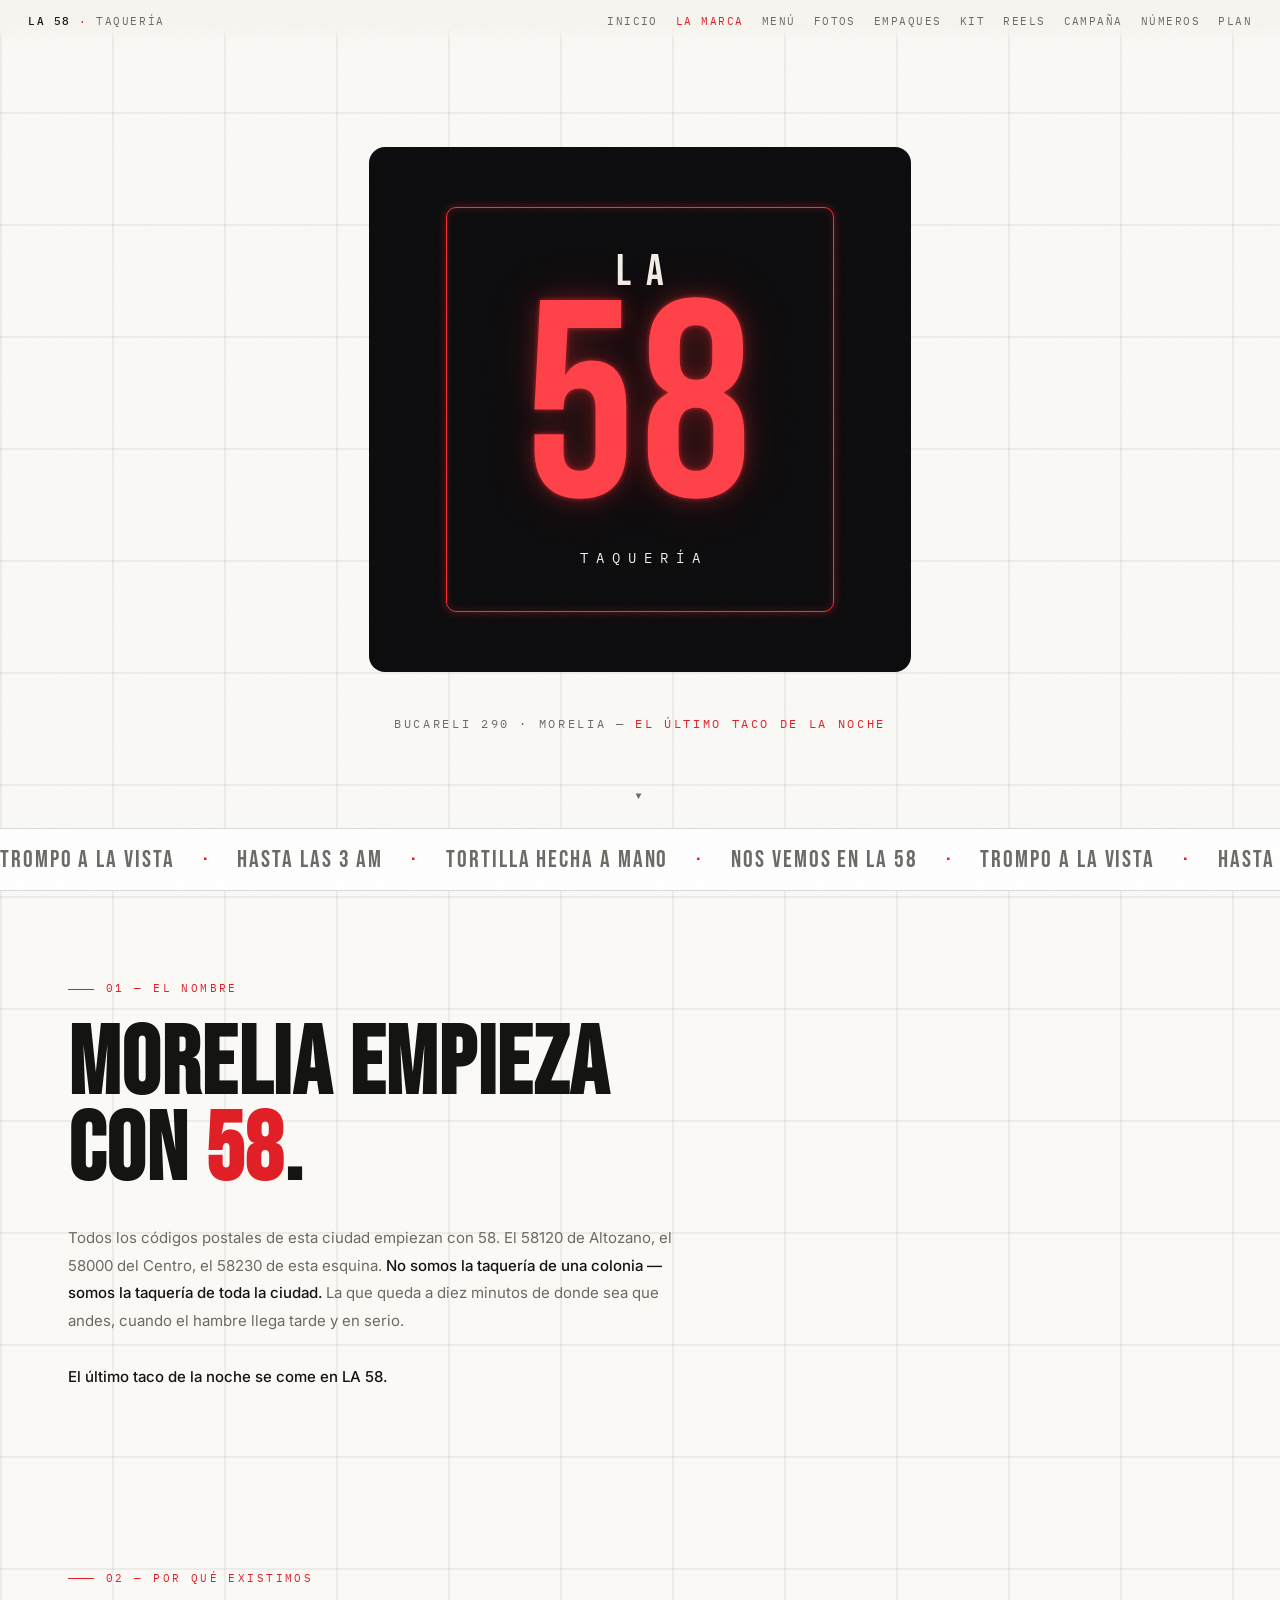
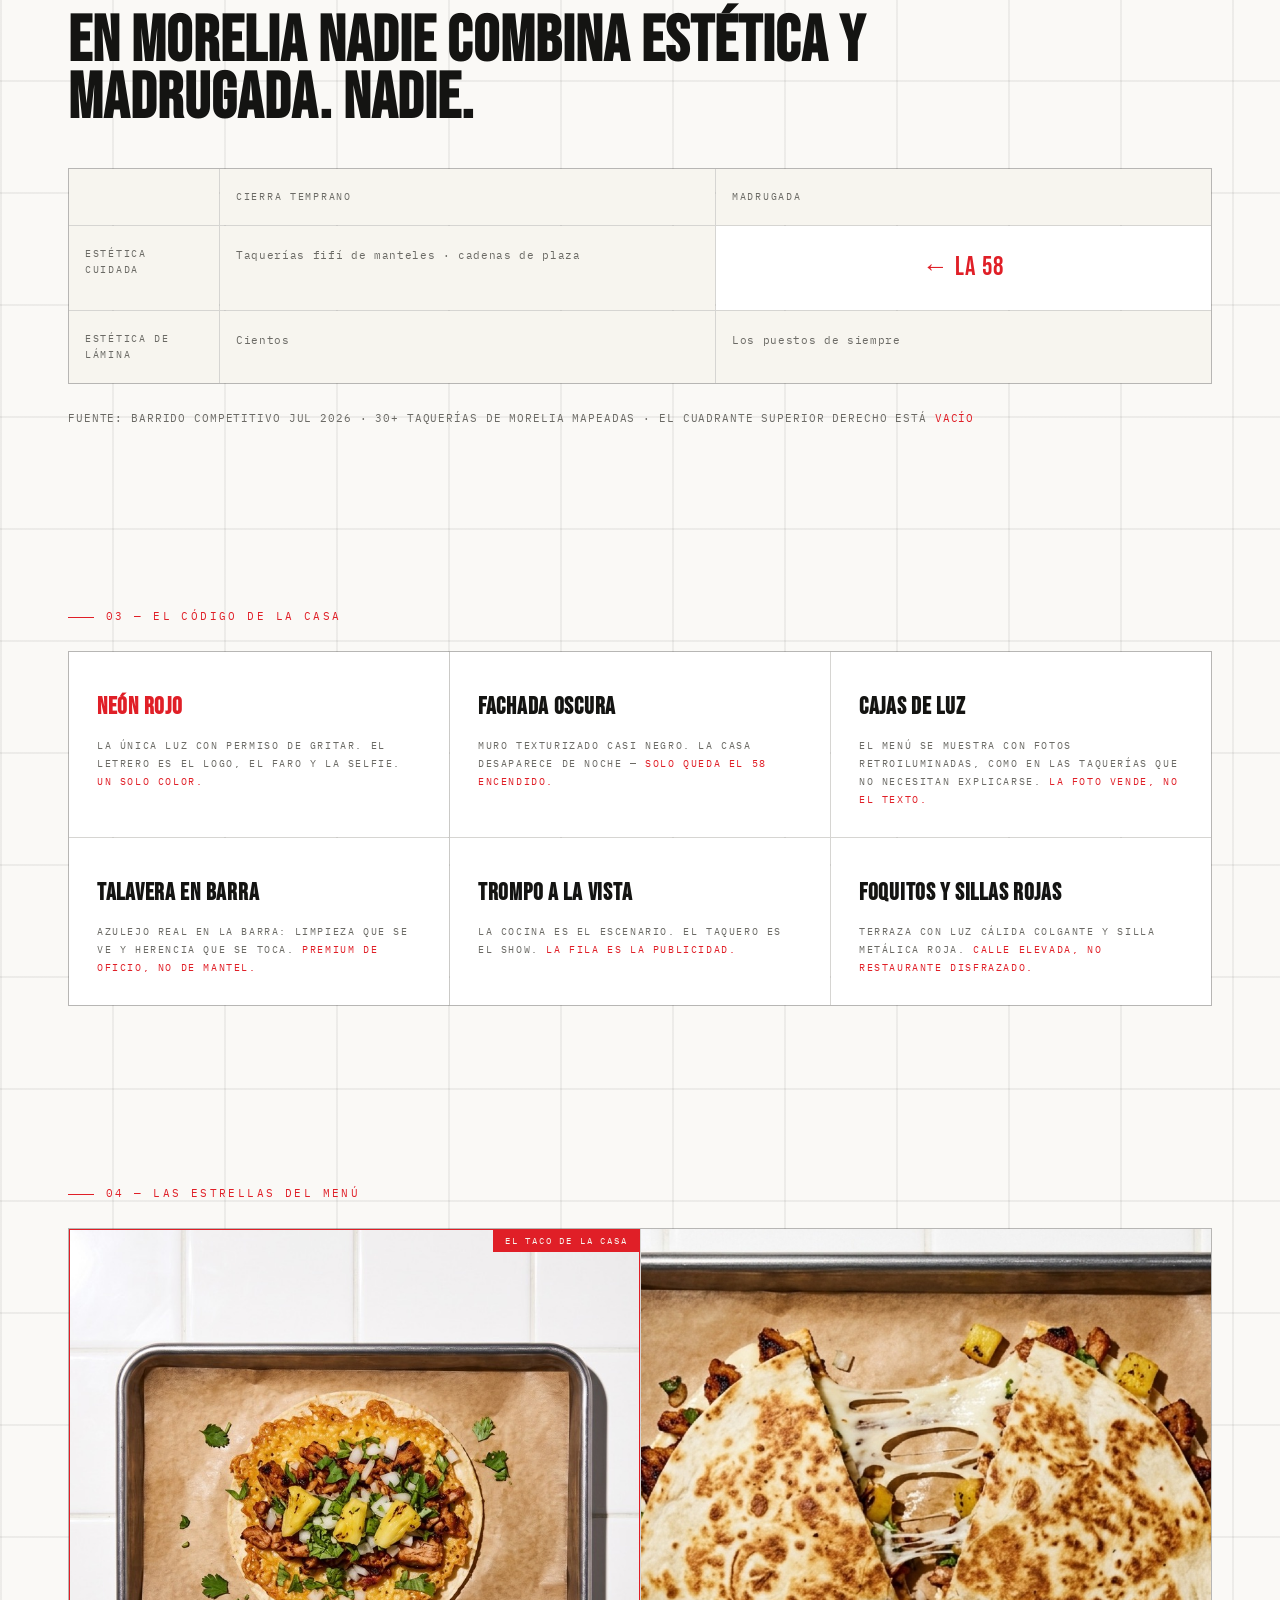
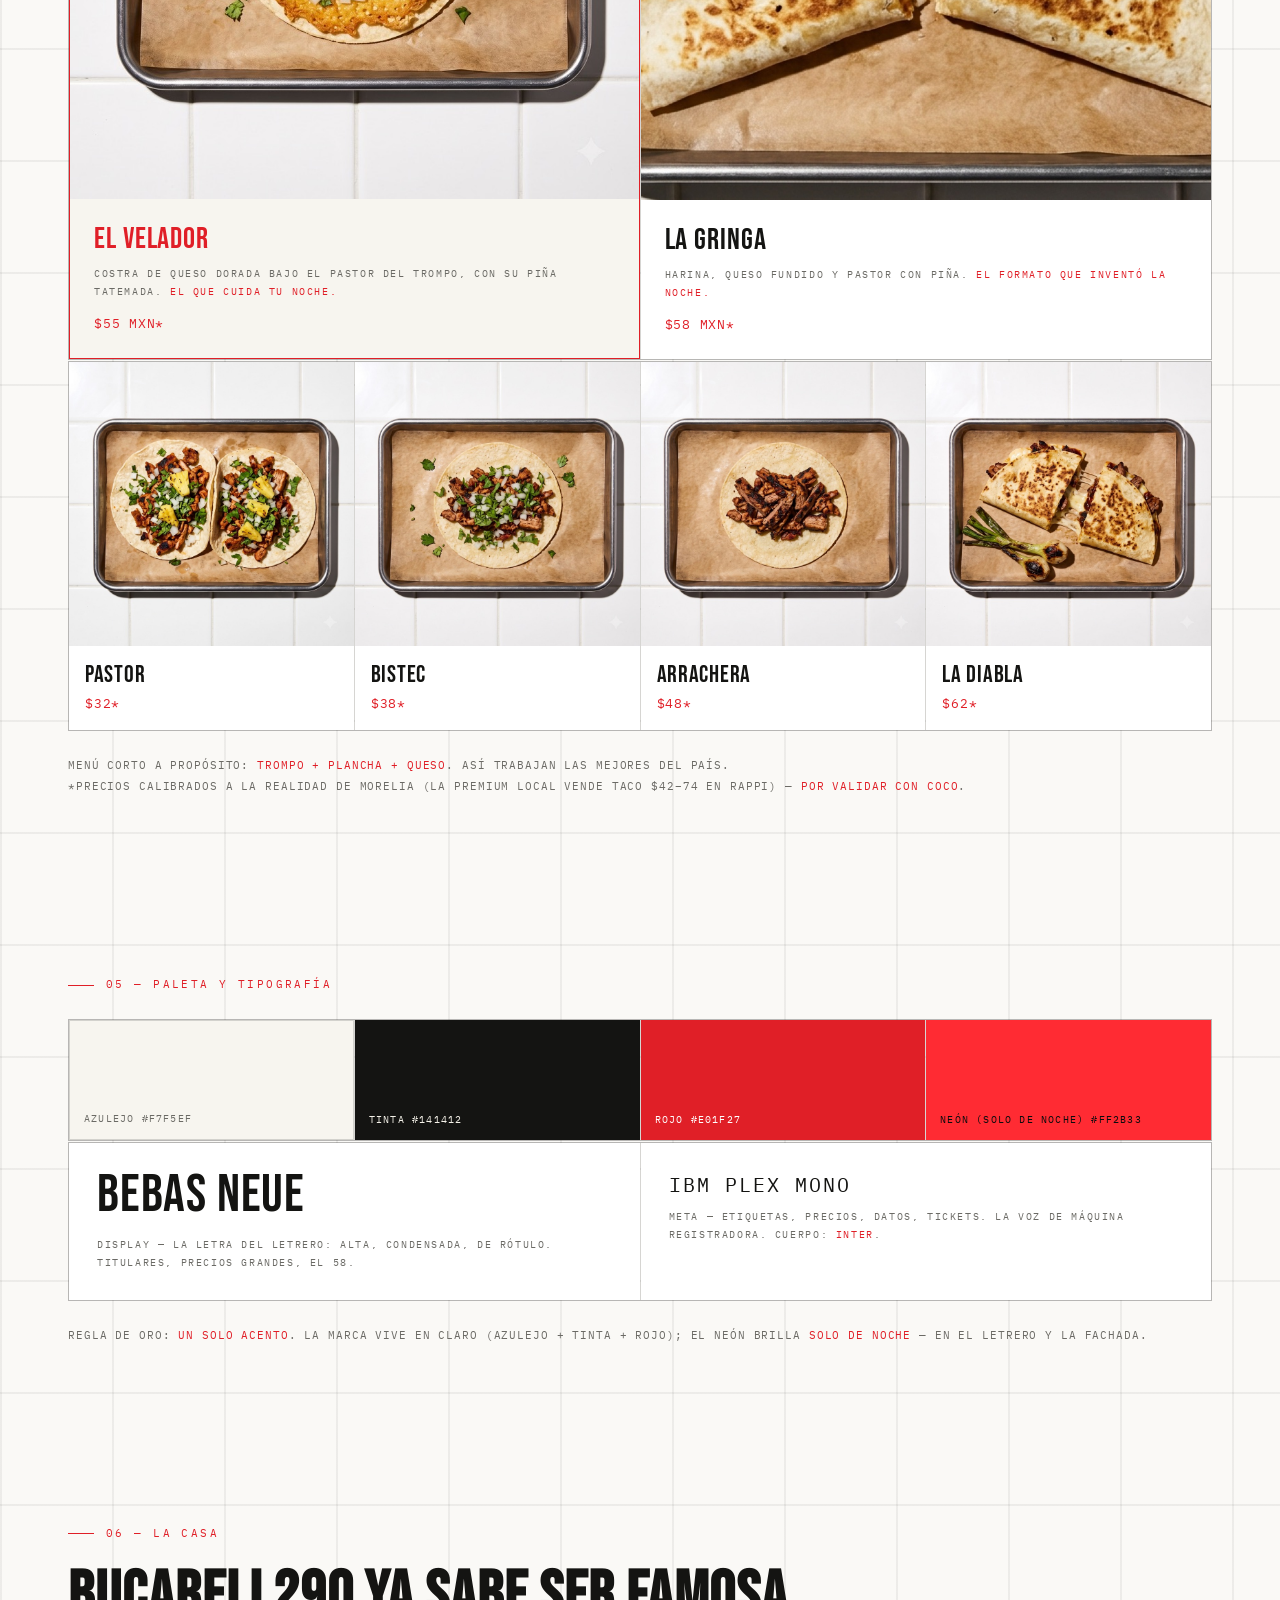
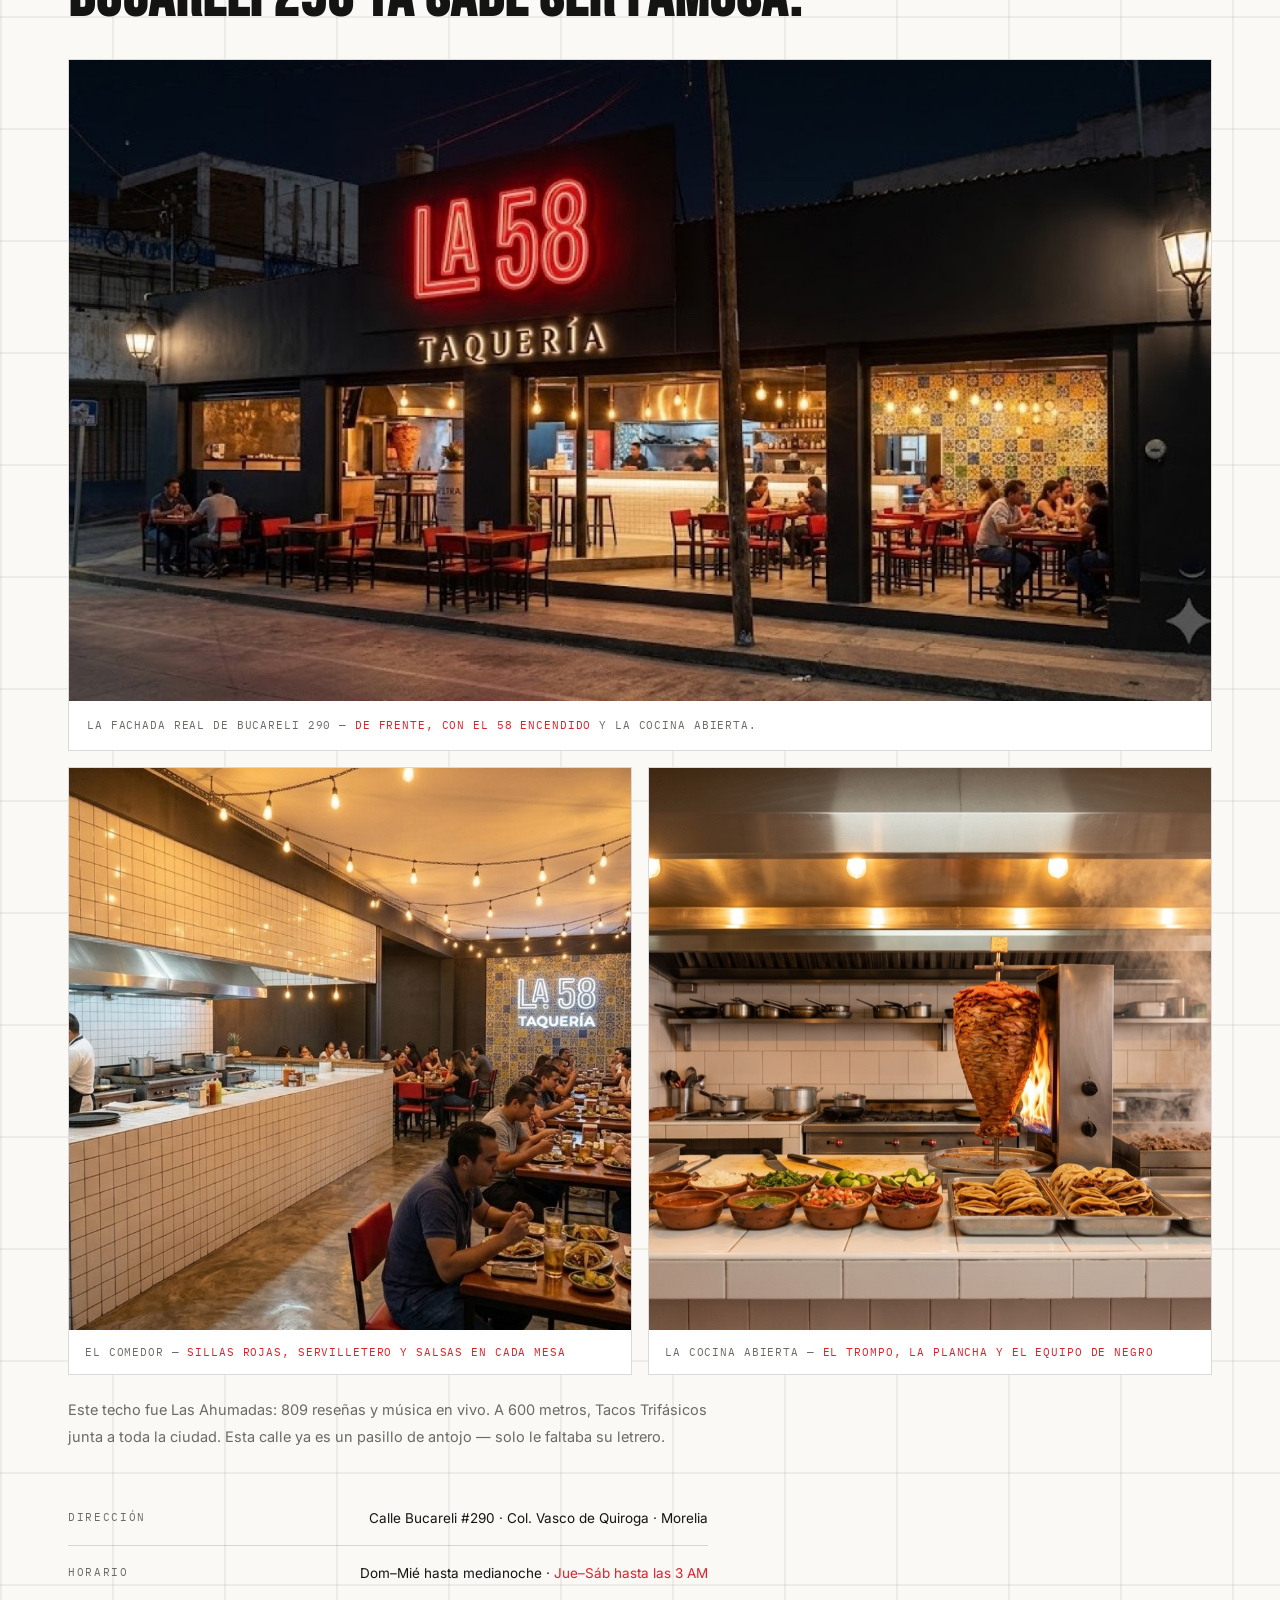
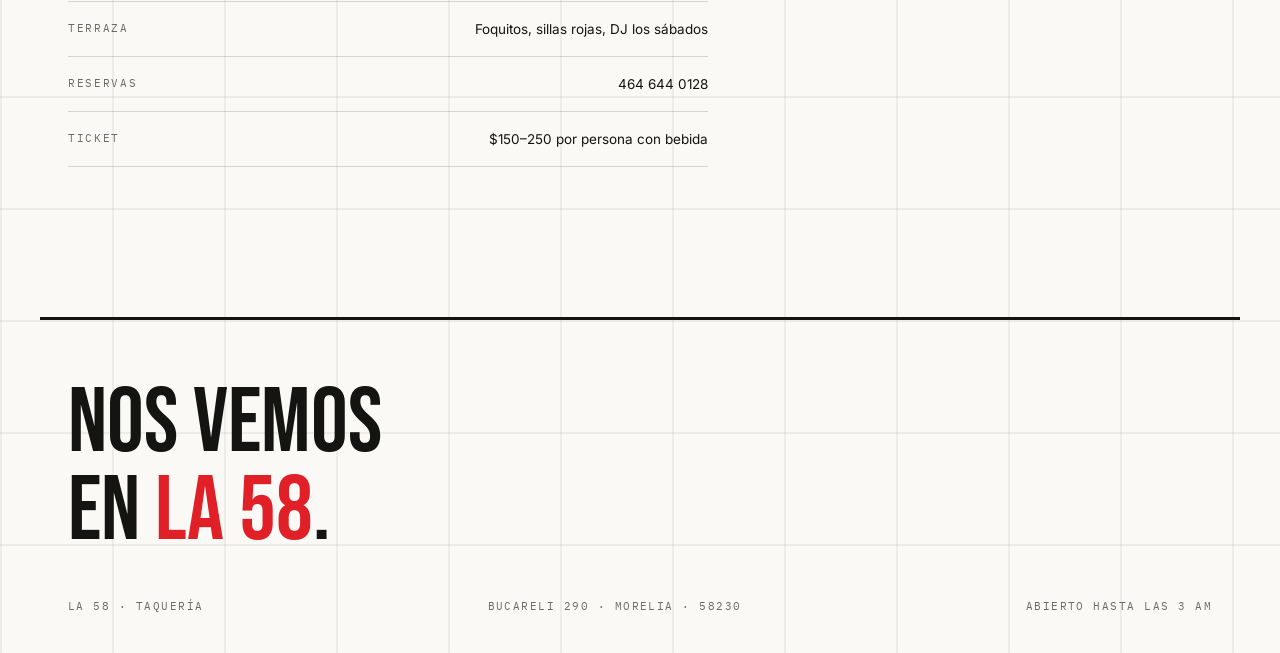
<file: index.html>
<!DOCTYPE html>
<html lang="es-MX">
<head>
<meta charset="UTF-8">
<meta name="viewport" content="width=device-width,initial-scale=1">
<title>LA 58 · TAQUERÍA — Taquería nocturna · Morelia</title>
<meta name="description" content="LA 58 · TAQUERÍA. Taquería nocturna en Bucareli 290, Morelia. El último taco de la noche.">
<link rel="preconnect" href="https://fonts.googleapis.com">
<link rel="preconnect" href="https://fonts.gstatic.com" crossorigin>
<link href="https://fonts.googleapis.com/css2?family=Bebas+Neue&family=IBM+Plex+Mono:wght@400;500&family=Inter:wght@400;500;600&display=swap" rel="stylesheet">
<link rel="icon" href="data:image/svg+xml,%3Csvg xmlns=%27http://www.w3.org/2000/svg%27 viewBox=%270 0 64 64%27%3E%3Crect width=%2764%27 height=%2764%27 rx=%2712%27 fill=%27%230B0B0D%27/%3E%3Crect x=%274%27 y=%274%27 width=%2756%27 height=%2756%27 rx=%279%27 fill=%27none%27 stroke=%27%23FF2B33%27 stroke-width=%273%27/%3E%3Ctext x=%2732%27 y=%2745%27 font-family=%27Arial Black,Arial%27 font-size=%2728%27 font-weight=%27900%27 fill=%27%23FF2B33%27 text-anchor=%27middle%27%3E58%3C/text%3E%3C/svg%3E">
<link rel="stylesheet" href="brand.css">
<style>
  /* ——— hero: la fachada ——— */
  .hero{min-height:92vh;display:flex;flex-direction:column;justify-content:center;align-items:center;text-align:center;padding:120px 24px 70px;position:relative}
  .hero-stage{border-radius:16px;padding:clamp(30px,5vw,60px) clamp(30px,6vw,80px)}
  .letrero{
    display:inline-flex;flex-direction:column;align-items:center;gap:0;
    padding:clamp(24px,4vw,44px) clamp(36px,6vw,80px);
    border-radius:10px;position:relative;
  }
  .letrero .la{font-size:clamp(24px,3.5vw,44px);letter-spacing:.34em;margin-right:-.34em;color:#F4F1E8}
  .letrero .num{font-size:clamp(120px,22vw,280px);line-height:.86}
  .letrero .taq{
    font-family:'IBM Plex Mono',monospace;font-size:clamp(10px,1.4vw,14px);
    letter-spacing:.58em;margin-right:-.58em;color:#F4F1E8;margin-top:16px;text-transform:uppercase;
  }
  .hero .tag{margin-top:44px;font-family:'IBM Plex Mono',monospace;font-size:12px;letter-spacing:.22em;text-transform:uppercase;color:var(--humo)}
  .hero .tag em{color:var(--rojo-vivo);font-style:normal}
  .hero .scroll{position:absolute;bottom:26px;font-family:'IBM Plex Mono',monospace;font-size:10px;letter-spacing:.3em;color:var(--humo);text-transform:uppercase}

  /* ——— manifiesto ——— */
  .manif h2{font-size:clamp(46px,7.5vw,104px)}
  .manif h2 .n{color:var(--rojo-vivo)}
  .manif p{color:var(--humo);font-size:15px;line-height:1.85;max-width:640px;margin-top:28px}
  .manif p b{color:var(--azulejo);font-weight:500}

  /* ——— cuadrante ——— */
  .quad{display:grid;grid-template-columns:150px 1fr 1fr;gap:1px;background:var(--line);border:1px solid var(--line);font-family:'IBM Plex Mono',monospace;font-size:11px;letter-spacing:.06em}
  .quad>div{background:var(--noche);padding:20px 16px;line-height:1.7}
  .quad .h{color:var(--humo);text-transform:uppercase;font-size:9.5px;letter-spacing:.18em}
  .quad .vacio{background:var(--noche2);display:flex;align-items:center;justify-content:center}
  .quad .vacio span{font-family:'Bebas Neue',sans-serif;font-size:26px;letter-spacing:.05em}

  /* ——— menú ——— */
  .taco-nombre{font-family:'Bebas Neue',sans-serif;font-size:30px;letter-spacing:.03em;text-transform:uppercase}
  .heroe{border:1px solid var(--rojo);background:var(--noche);position:relative}
  .heroe .badge{position:absolute;top:-1px;right:-1px;background:var(--rojo);color:var(--noche);font-family:'IBM Plex Mono',monospace;font-size:9px;letter-spacing:.2em;text-transform:uppercase;padding:6px 12px}

  /* ——— paleta ——— */
  .sw{height:120px;display:flex;align-items:flex-end;padding:14px;font-family:'IBM Plex Mono',monospace;font-size:10px;letter-spacing:.12em;text-transform:uppercase}

  /* ——— casa ——— */
  .dato{display:flex;justify-content:space-between;gap:20px;border-bottom:1px solid var(--line);padding:16px 0;font-size:13.5px}
  .dato .k{font-family:'IBM Plex Mono',monospace;font-size:10.5px;letter-spacing:.16em;text-transform:uppercase;color:var(--humo);padding-top:3px;white-space:nowrap}
  .dato .v{text-align:right;line-height:1.65;color:var(--azulejo)}
  .dato .v em{color:var(--rojo-vivo);font-style:normal}
</style>
</head>
<body>

<div class="topbar">
  <div><b>LA 58</b> <span class="dot">·</span> TAQUERÍA</div>
  <nav class="nav">
    <a href="landing.html">Inicio</a>
    <a href="index.html" class="on">La marca</a>
    <a href="menu-mesa.html">Menú</a>
    <a href="fotos.html">Fotos</a>
    <a href="empaques.html">Empaques</a>
    <a href="kit-lanzamiento.html">Kit</a>
    <a href="reels.html">Reels</a>
    <a href="campana.html">Campaña</a>
    <a href="numeros.html">Números</a>
    <a href="plan.html">Plan</a>
  </nav>
</div>

<!-- ═══════════ HERO: EL LETRERO ═══════════ -->
<div class="hero">
  <div class="hero-stage stage-noche">
    <div class="letrero neon-borde parpadea">
      <div class="la display">LA</div>
      <div class="num display neon">58</div>
      <div class="taq">TAQUERÍA</div>
    </div>
  </div>
  <div class="tag">BUCARELI 290 · MORELIA — <em>EL ÚLTIMO TACO DE LA NOCHE</em></div>
  <div class="scroll">▼</div>
</div>

<div class="marquee"><div class="marquee-inner">
  TROMPO A LA VISTA <em>·</em> HASTA LAS 3 AM <em>·</em> TORTILLA HECHA A MANO <em>·</em> NOS VEMOS EN LA 58 <em>·</em>
  TROMPO A LA VISTA <em>·</em> HASTA LAS 3 AM <em>·</em> TORTILLA HECHA A MANO <em>·</em> NOS VEMOS EN LA 58 <em>·</em>
</div></div>

<!-- ═══════════ MANIFIESTO ═══════════ -->
<section class="manif">
  <div class="label">01 — El nombre</div>
  <h2 class="display rv">MORELIA EMPIEZA<br>CON <span class="n neon">58</span>.</h2>
  <p class="rv">Todos los códigos postales de esta ciudad empiezan con 58. El 58120 de Altozano,
  el 58000 del Centro, el 58230 de esta esquina. <b>No somos la taquería de una colonia —
  somos la taquería de toda la ciudad.</b> La que queda a diez minutos de donde sea que andes,
  cuando el hambre llega tarde y en serio.</p>
  <p class="rv"><b>El último taco de la noche se come en LA 58.</b></p>
</section>

<!-- ═══════════ EL HUECO ═══════════ -->
<section>
  <div class="label">02 — Por qué existimos</div>
  <h2 class="display rv" style="font-size:clamp(34px,5vw,64px);max-width:900px">EN MORELIA NADIE COMBINA ESTÉTICA Y MADRUGADA. NADIE.</h2>
  <div style="margin-top:40px" class="rv">
    <div class="quad">
      <div class="h"></div>
      <div class="h">CIERRA TEMPRANO</div>
      <div class="h">MADRUGADA</div>
      <div class="h">ESTÉTICA CUIDADA</div>
      <div style="color:var(--humo)">Taquerías fifí de manteles · cadenas de plaza</div>
      <div class="vacio"><span class="neon">← LA 58</span></div>
      <div class="h">ESTÉTICA DE LÁMINA</div>
      <div style="color:var(--humo)">Cientos</div>
      <div style="color:var(--humo)">Los puestos de siempre</div>
    </div>
  </div>
  <p class="note rv">FUENTE: BARRIDO COMPETITIVO JUL 2026 · 30+ TAQUERÍAS DE MORELIA MAPEADAS · EL CUADRANTE SUPERIOR DERECHO ESTÁ <em>VACÍO</em></p>
</section>

<!-- ═══════════ EL CÓDIGO ═══════════ -->
<section>
  <div class="label">03 — El código de la casa</div>
  <div class="grid-3">
    <div class="cell rv"><h3 class="neon">Neón rojo</h3><div class="cap">La única luz con permiso de gritar. El letrero es el logo, el faro y la selfie. <em>Un solo color.</em></div></div>
    <div class="cell rv"><h3>Fachada oscura</h3><div class="cap">Muro texturizado casi negro. La casa desaparece de noche — <em>solo queda el 58 encendido.</em></div></div>
    <div class="cell rv"><h3>Cajas de luz</h3><div class="cap">El menú se muestra con fotos retroiluminadas, como en las taquerías que no necesitan explicarse. <em>La foto vende, no el texto.</em></div></div>
    <div class="cell rv"><h3>Talavera en barra</h3><div class="cap">Azulejo real en la barra: limpieza que se ve y herencia que se toca. <em>Premium de oficio, no de mantel.</em></div></div>
    <div class="cell rv"><h3>Trompo a la vista</h3><div class="cap">La cocina es el escenario. El taquero es el show. <em>La fila es la publicidad.</em></div></div>
    <div class="cell rv"><h3>Foquitos y sillas rojas</h3><div class="cap">Terraza con luz cálida colgante y silla metálica roja. <em>Calle elevada, no restaurante disfrazado.</em></div></div>
  </div>
</section>

<!-- ═══════════ MENÚ ESTRELLA ═══════════ -->
<section>
  <div class="label">04 — Las estrellas del menú</div>
  <div class="grid-2" style="margin-bottom:1px">
    <div class="cell heroe rv" style="padding:0">
      <img src="fotos/menu/web/p-velador.jpg" alt="El Velador" style="width:100%;aspect-ratio:1;object-fit:cover;display:block">
      <div class="badge">EL TACO DE LA CASA</div>
      <div style="padding:22px 24px 26px">
        <div class="taco-nombre neon">EL VELADOR</div>
        <div class="cap" style="margin-top:8px">Costra de queso dorada bajo el pastor del trompo, con su piña tatemada. <em>El que cuida tu noche.</em></div>
        <div class="precio" style="margin-top:14px">$55 MXN*</div>
      </div>
    </div>
    <div class="cell rv" style="padding:0">
      <img src="fotos/menu/web/p-gringa.jpg" alt="La Gringa" style="width:100%;aspect-ratio:1;object-fit:cover;display:block">
      <div style="padding:22px 24px 26px">
        <div class="taco-nombre">LA GRINGA</div>
        <div class="cap" style="margin-top:8px">Harina, queso fundido y pastor con piña. <em>El formato que inventó la noche.</em></div>
        <div class="precio" style="margin-top:14px">$58 MXN*</div>
      </div>
    </div>
  </div>
  <div class="grid-4">
    <div class="cell rv" style="padding:0"><img src="fotos/menu/web/p-pastor.jpg" alt="Pastor" style="width:100%;aspect-ratio:1;object-fit:cover;display:block"><div style="padding:14px 16px 18px"><div class="taco-nombre" style="font-size:24px">PASTOR</div><div class="precio" style="margin-top:6px">$32*</div></div></div>
    <div class="cell rv" style="padding:0"><img src="fotos/menu/web/p-bistec.jpg" alt="Bistec" style="width:100%;aspect-ratio:1;object-fit:cover;display:block"><div style="padding:14px 16px 18px"><div class="taco-nombre" style="font-size:24px">BISTEC</div><div class="precio" style="margin-top:6px">$38*</div></div></div>
    <div class="cell rv" style="padding:0"><img src="fotos/menu/web/p-arrachera.jpg" alt="Arrachera" style="width:100%;aspect-ratio:1;object-fit:cover;display:block"><div style="padding:14px 16px 18px"><div class="taco-nombre" style="font-size:24px">ARRACHERA</div><div class="precio" style="margin-top:6px">$48*</div></div></div>
    <div class="cell rv" style="padding:0"><img src="fotos/menu/web/p-diabla.jpg" alt="La Diabla" style="width:100%;aspect-ratio:1;object-fit:cover;display:block"><div style="padding:14px 16px 18px"><div class="taco-nombre" style="font-size:24px">LA DIABLA</div><div class="precio" style="margin-top:6px">$62*</div></div></div>
  </div>
  <p class="note rv">MENÚ CORTO A PROPÓSITO: <em>TROMPO + PLANCHA + QUESO</em>. ASÍ TRABAJAN LAS MEJORES DEL PAÍS.<br>*PRECIOS CALIBRADOS A LA REALIDAD DE MORELIA (LA PREMIUM LOCAL VENDE TACO $42–74 EN RAPPI) — <em>POR VALIDAR CON COCO</em>.</p>
</section>

<!-- ═══════════ PALETA + TIPOGRAFÍA ═══════════ -->
<section>
  <div class="label">05 — Paleta y tipografía</div>
  <div class="grid-4 rv">
    <div class="sw" style="background:#F7F5EF;color:#6b6a65;border:1px solid rgba(11,11,13,.15)">AZULEJO #F7F5EF</div>
    <div class="sw" style="background:#141412;color:#F4F1E8">TINTA #141412</div>
    <div class="sw" style="background:#E01F27;color:#fff">ROJO #E01F27</div>
    <div class="sw" style="background:#FF2B33;color:#0B0B0D">NEÓN (SOLO DE NOCHE) #FF2B33</div>
  </div>
  <div class="grid-2" style="margin-top:1px">
    <div class="cell rv">
      <div class="display" style="font-size:54px">BEBAS NEUE</div>
      <div class="cap">DISPLAY — la letra del letrero: alta, condensada, de rótulo. Titulares, precios grandes, el 58.</div>
    </div>
    <div class="cell rv">
      <div class="mono" style="font-size:20px;letter-spacing:.1em">IBM PLEX MONO</div>
      <div class="cap" style="margin-top:10px">META — etiquetas, precios, datos, tickets. La voz de máquina registradora. Cuerpo: <em>INTER</em>.</div>
    </div>
  </div>
  <p class="note rv">REGLA DE ORO: <em>UN SOLO ACENTO</em>. LA MARCA VIVE EN CLARO (AZULEJO + TINTA + ROJO); EL NEÓN BRILLA <em>SOLO DE NOCHE</em> — EN EL LETRERO Y LA FACHADA.</p>
</section>

<!-- ═══════════ LA CASA ═══════════ -->
<section id="casa">
  <div class="label">06 — La casa</div>
  <h2 class="display rv" style="font-size:clamp(34px,5vw,64px)">BUCARELI 290 YA SABE SER FAMOSA.</h2>
  <div class="rv" style="margin-top:34px;border:1px solid var(--line);background:#fff">
    <img src="fotos/web/05-fachada.jpg" alt="El local de Bucareli 290 con el letrero LA 58" style="width:100%;display:block">
    <p class="note" style="padding:14px 18px;margin:0">LA FACHADA REAL DE BUCARELI 290 — <em>DE FRENTE, CON EL 58 ENCENDIDO</em> Y LA COCINA ABIERTA.</p>
  </div>
  <div class="rv" style="display:grid;grid-template-columns:1fr 1fr;gap:16px;margin-top:16px">
    <div style="border:1px solid var(--line);background:#fff">
      <img src="fotos/web/10-interior-mesas.jpg" alt="El comedor: sillas rojas y mesas de madera" style="width:100%;aspect-ratio:1;object-fit:cover;display:block">
      <p class="note" style="padding:12px 16px;margin:0">EL COMEDOR — <em>SILLAS ROJAS, SERVILLETERO Y SALSAS EN CADA MESA</em></p>
    </div>
    <div style="border:1px solid var(--line);background:#fff">
      <img src="fotos/web/11-cocina.jpg" alt="La cocina abierta con el trompo y los taqueros" style="width:100%;aspect-ratio:1;object-fit:cover;display:block">
      <p class="note" style="padding:12px 16px;margin:0">LA COCINA ABIERTA — <em>EL TROMPO, LA PLANCHA Y EL EQUIPO DE NEGRO</em></p>
    </div>
  </div>
  <p class="rv" style="color:var(--humo);font-size:14.5px;line-height:1.85;max-width:640px;margin-top:22px">
    Este techo fue Las Ahumadas: 809 reseñas y música en vivo. A 600 metros, Tacos Trifásicos
    junta a toda la ciudad. Esta calle ya es un pasillo de antojo — solo le faltaba su letrero.
  </p>
  <div style="margin-top:40px;max-width:640px" class="rv">
    <div class="dato"><div class="k">Dirección</div><div class="v">Calle Bucareli #290 · Col. Vasco de Quiroga · Morelia</div></div>
    <div class="dato"><div class="k">Horario</div><div class="v">Dom–Mié hasta medianoche · <em>Jue–Sáb hasta las 3 AM</em></div></div>
    <div class="dato"><div class="k">Terraza</div><div class="v">Foquitos, sillas rojas, DJ los sábados</div></div>
    <div class="dato"><div class="k">Reservas</div><div class="v">464 644 0128</div></div>
    <div class="dato"><div class="k">Ticket</div><div class="v">$150–250 por persona con bebida</div></div>
  </div>
</section>

<footer>
  <div class="big rv">NOS VEMOS<br>EN <span class="neon">LA 58</span>.</div>
  <div class="foot-meta">
    <div>LA 58 · TAQUERÍA</div>
    <div>BUCARELI 290 · MORELIA · 58230</div>
    <div>ABIERTO HASTA LAS 3 AM</div>
  </div>
</footer>

<script>
const io=new IntersectionObserver(es=>es.forEach(e=>{if(e.isIntersecting){e.target.classList.add('on');io.unobserve(e.target)}}),{threshold:.12});
document.querySelectorAll('.rv').forEach(el=>io.observe(el));
</script>
</body>
</html>
</file>
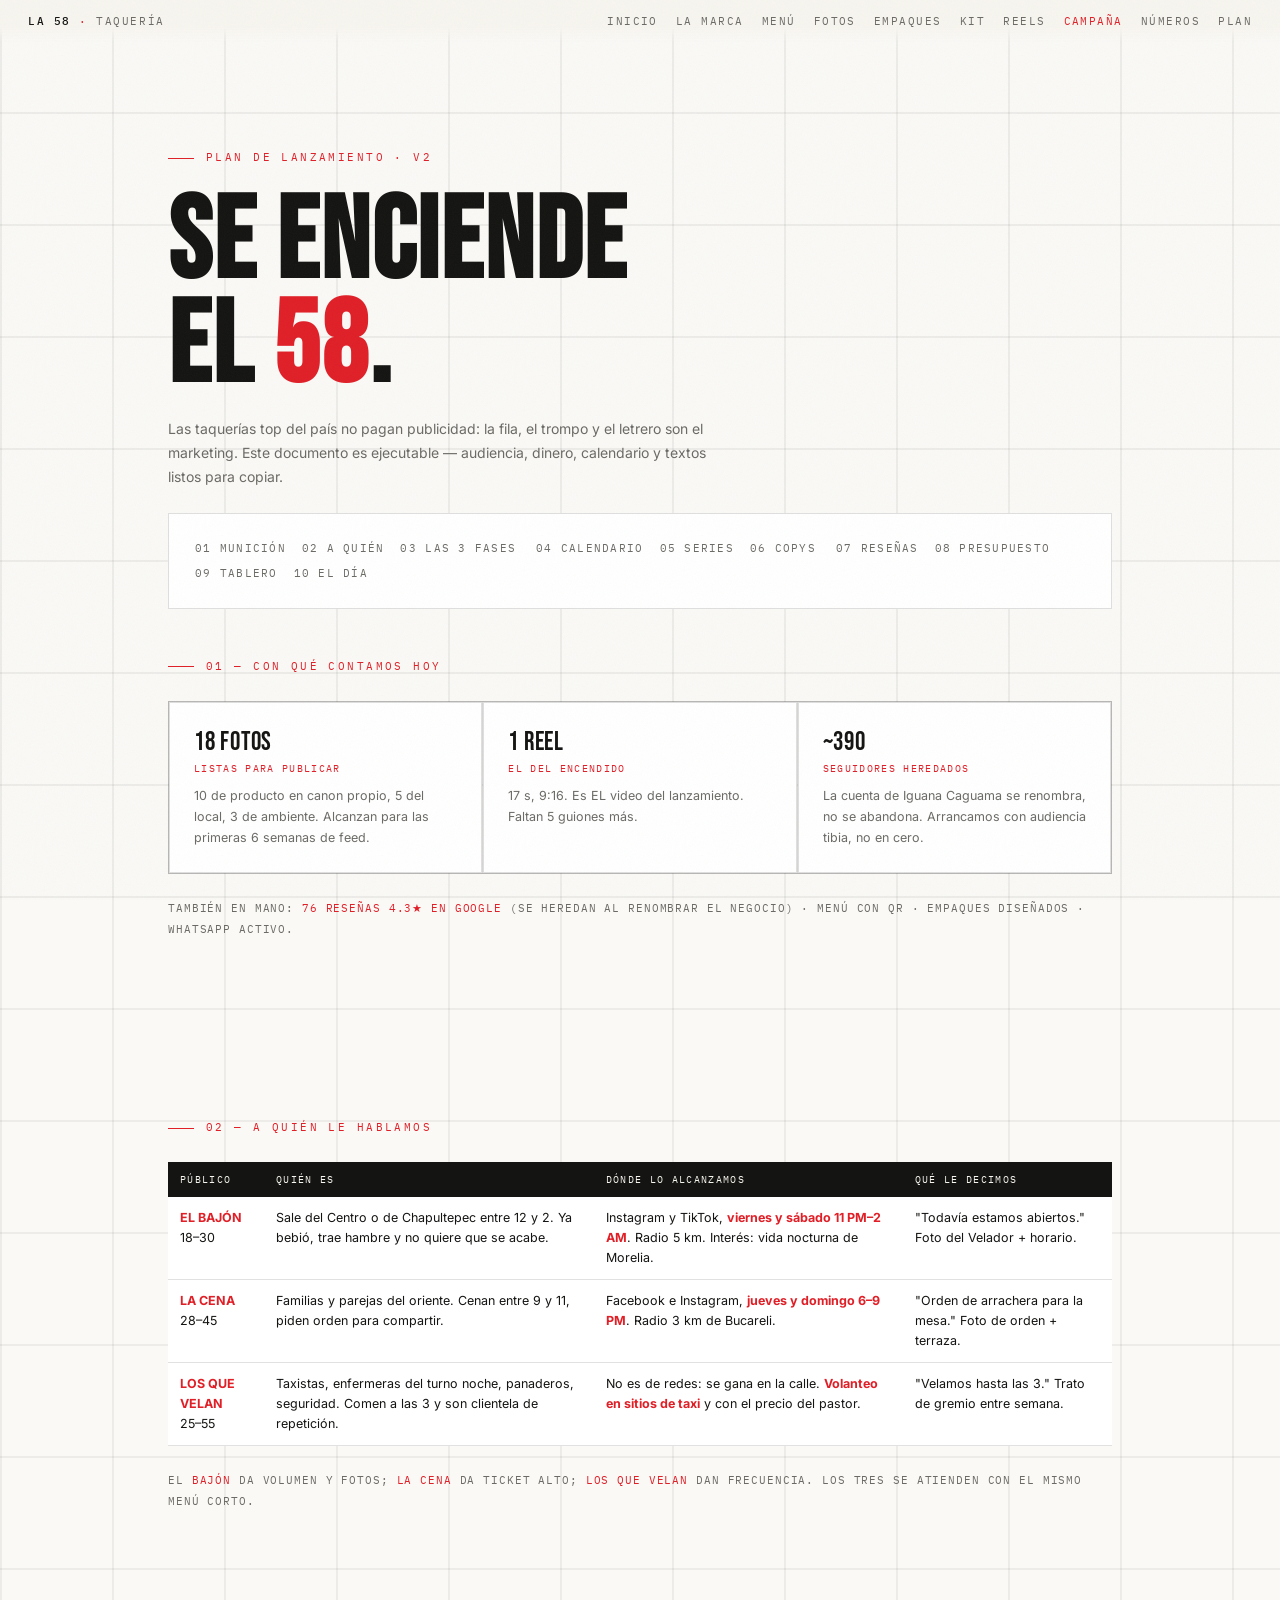
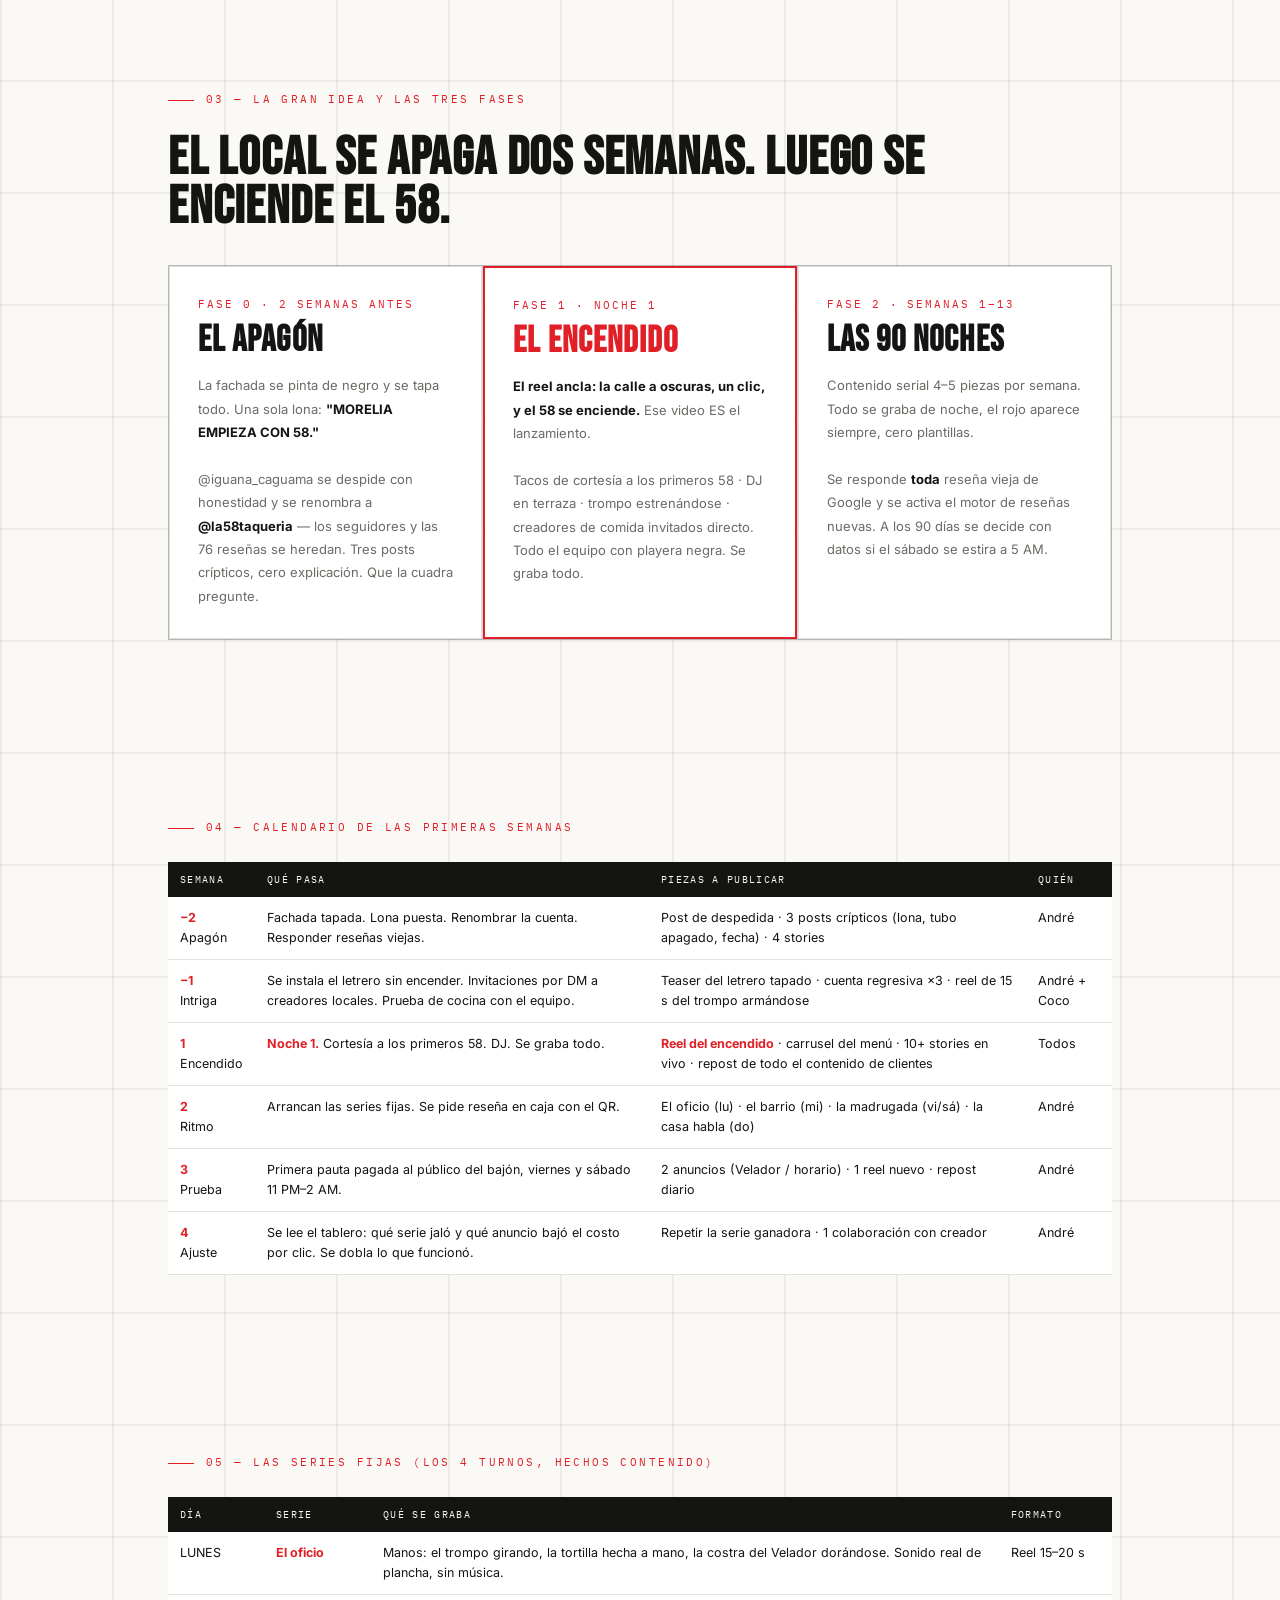
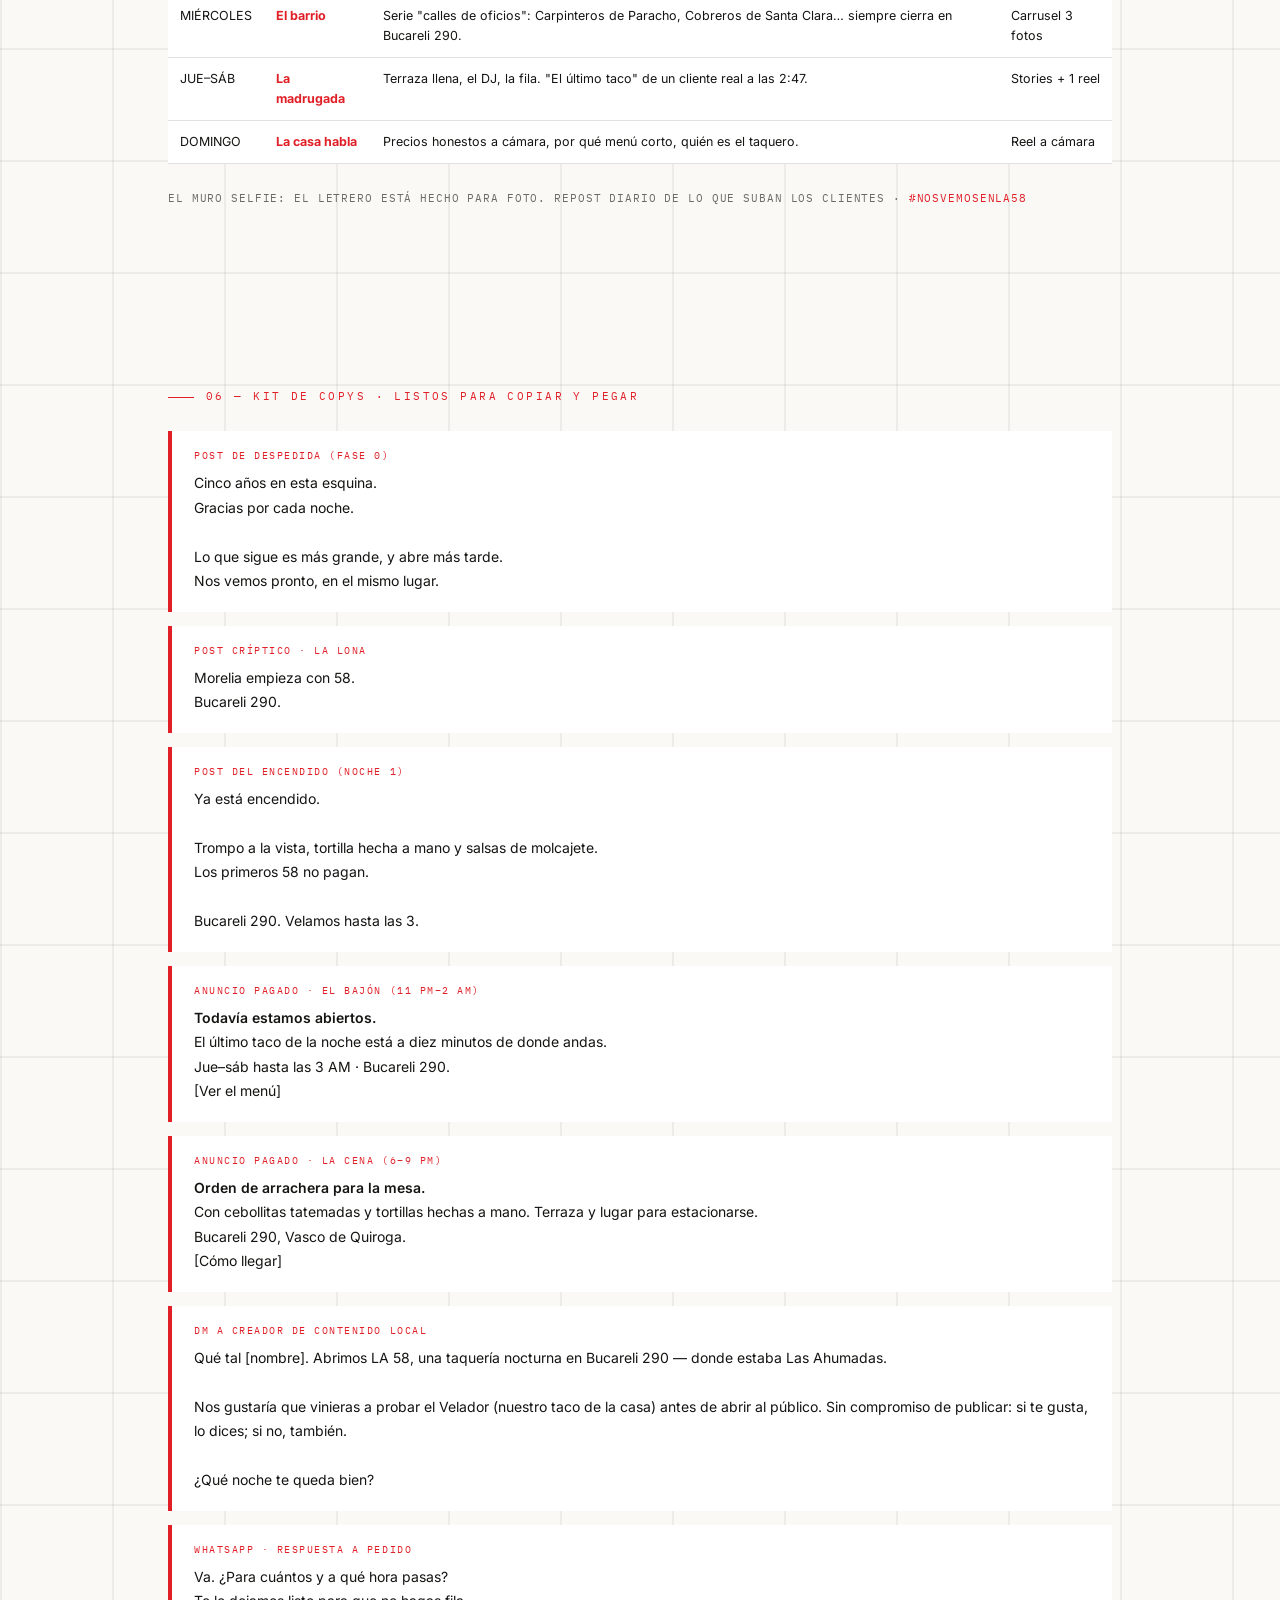
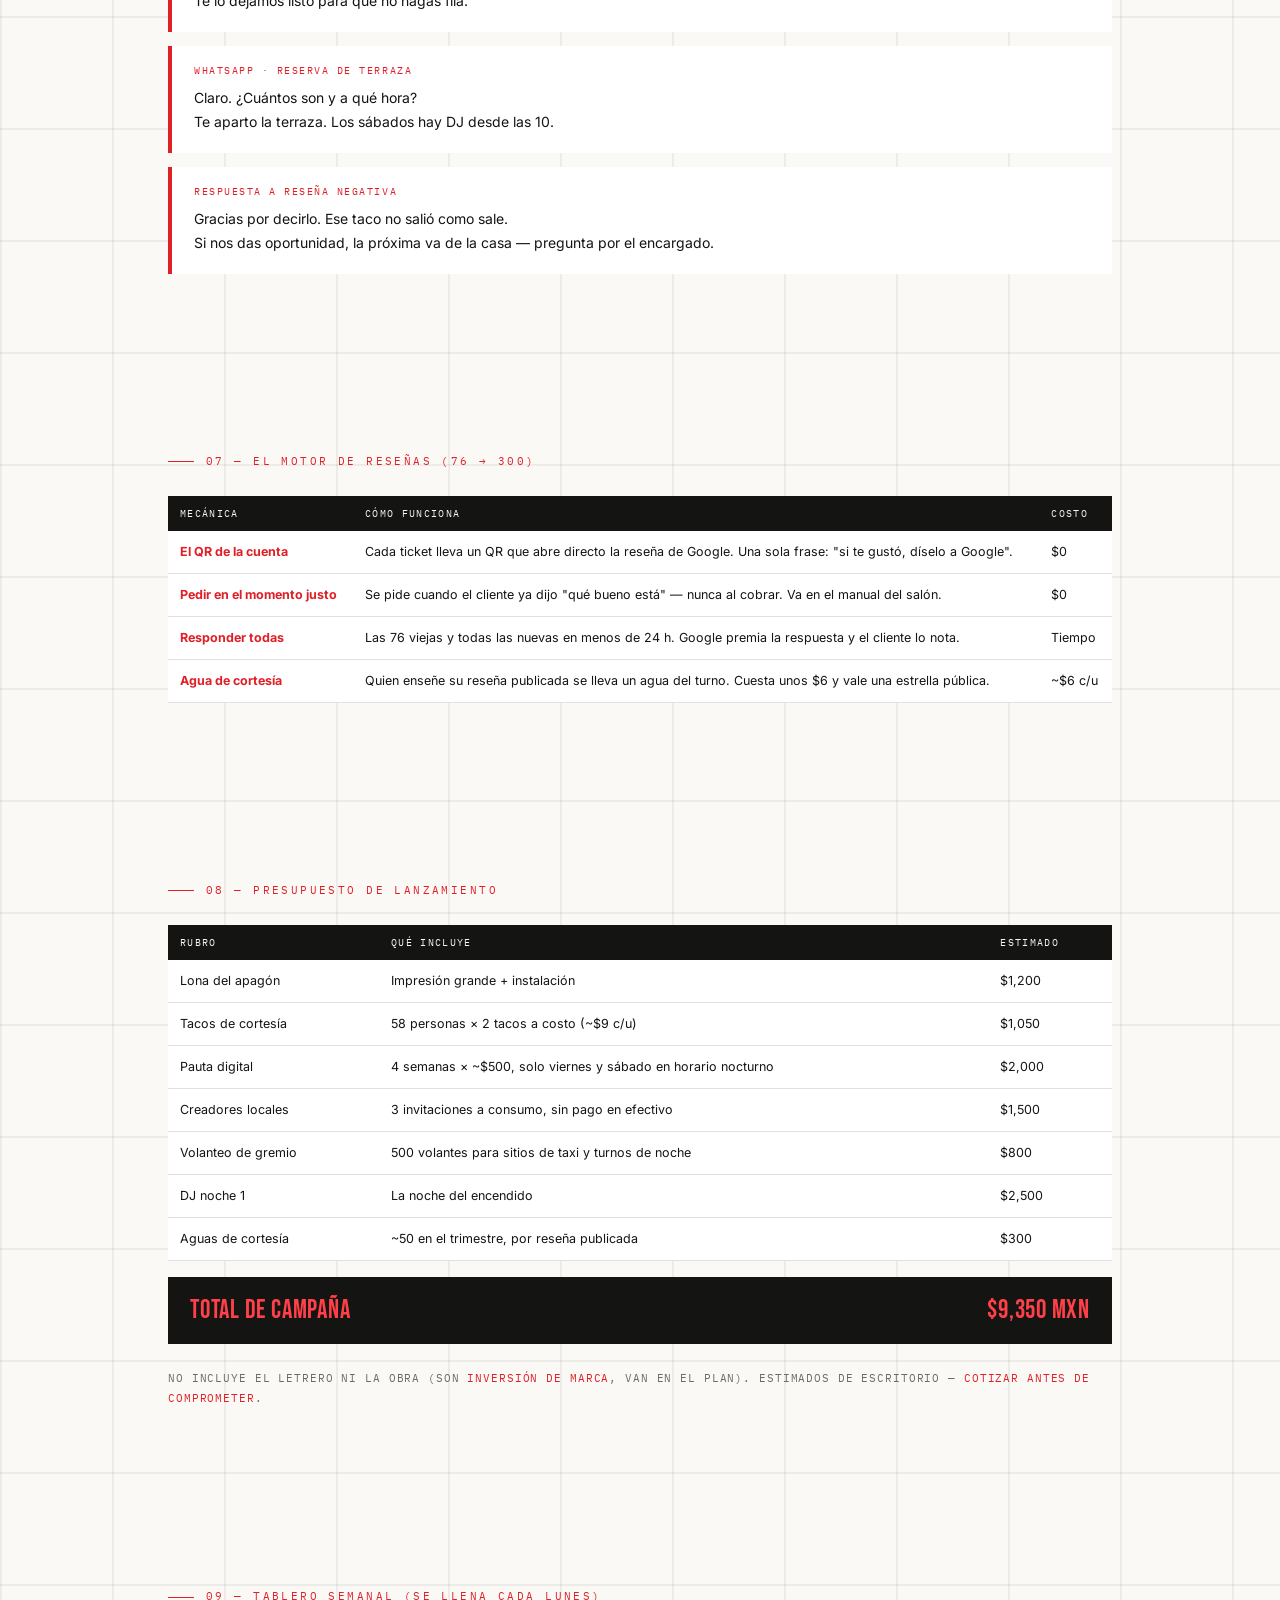
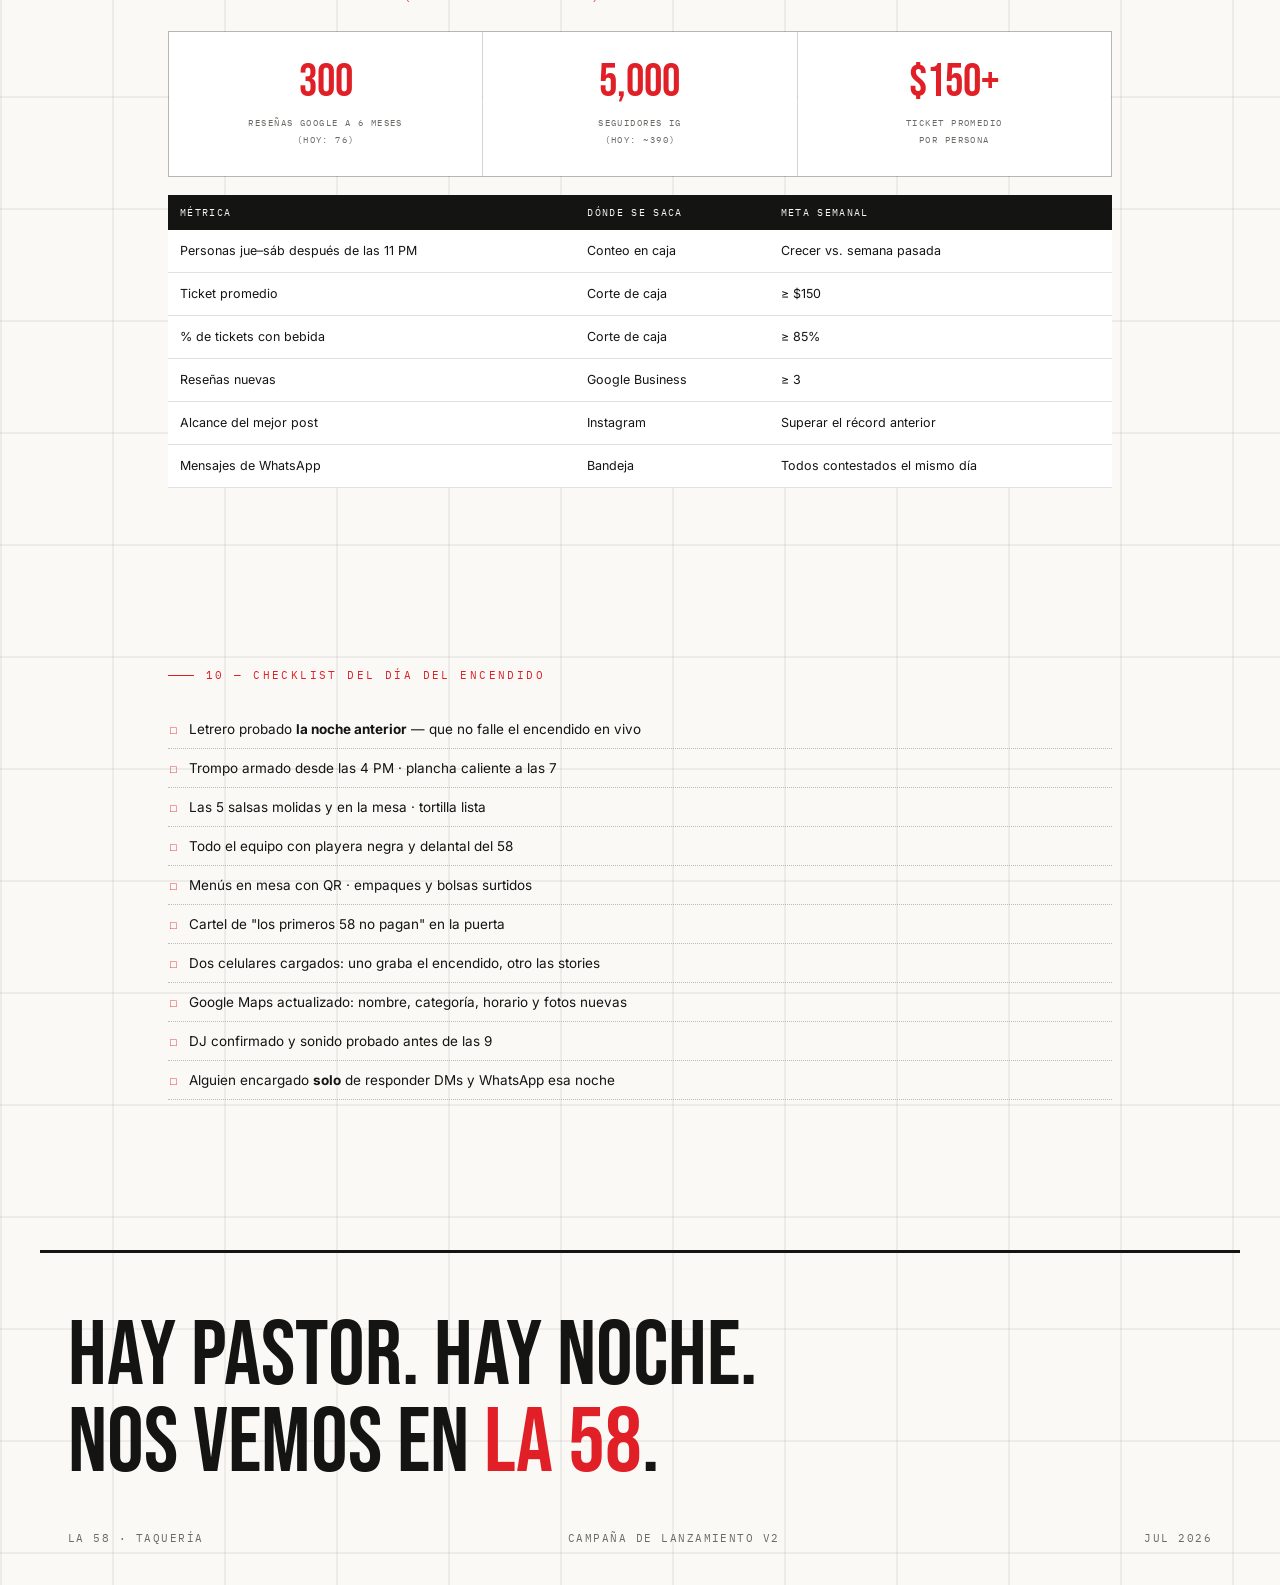
<file: campana.html>
<!DOCTYPE html>
<html lang="es-MX">
<head>
<meta charset="UTF-8">
<meta name="viewport" content="width=device-width,initial-scale=1">
<title>LA 58 · Campaña de lanzamiento V2</title>
<link rel="preconnect" href="https://fonts.googleapis.com">
<link rel="preconnect" href="https://fonts.gstatic.com" crossorigin>
<link href="https://fonts.googleapis.com/css2?family=Bebas+Neue&family=IBM+Plex+Mono:wght@400;500&family=Inter:wght@400;500;600&display=swap" rel="stylesheet">
<link rel="icon" href="data:image/svg+xml,%3Csvg xmlns=%27http://www.w3.org/2000/svg%27 viewBox=%270 0 64 64%27%3E%3Crect width=%2764%27 height=%2764%27 rx=%2712%27 fill=%27%230B0B0D%27/%3E%3Crect x=%274%27 y=%274%27 width=%2756%27 height=%2756%27 rx=%279%27 fill=%27none%27 stroke=%27%23FF2B33%27 stroke-width=%273%27/%3E%3Ctext x=%2732%27 y=%2745%27 font-family=%27Arial Black,Arial%27 font-size=%2728%27 font-weight=%27900%27 fill=%27%23FF2B33%27 text-anchor=%27middle%27%3E58%3C/text%3E%3C/svg%3E">
<link rel="stylesheet" href="brand.css">
<style>
  section{max-width:1000px}
  .idx{background:#fff;border:1.5px solid rgba(11,11,13,.13);padding:22px 26px;margin-top:24px}
  .idx a{display:inline-block;font-family:'IBM Plex Mono',monospace;font-size:10.5px;letter-spacing:.12em;
    text-transform:uppercase;color:var(--humo);text-decoration:none;margin:5px 16px 5px 0;border-bottom:1px solid transparent}
  .idx a:hover{color:var(--rojo);border-color:var(--rojo)}
  .fase{border:1.5px solid rgba(11,11,13,.13);background:#fff;padding:30px 28px}
  .fase .num{font-family:'IBM Plex Mono',monospace;font-size:11px;letter-spacing:.18em;color:var(--rojo);text-transform:uppercase}
  .fase h3{font-family:'Bebas Neue',sans-serif;font-size:36px;letter-spacing:.03em;margin-top:8px;text-transform:uppercase}
  .fase p{color:var(--humo);font-size:13px;line-height:1.8;margin-top:12px}
  .fase p b{color:var(--azulejo)}
  .fase.hero{border:2.5px solid var(--rojo)}
  .fase.hero h3{color:var(--rojo)}
  table{width:100%;border-collapse:collapse;margin-top:18px;background:#fff}
  th{background:var(--azulejo);color:#F7F5EF;font-family:'IBM Plex Mono',monospace;font-size:9.5px;letter-spacing:.14em;
    text-transform:uppercase;padding:11px 12px;text-align:left;font-weight:400}
  td{border-bottom:1px solid rgba(11,11,13,.12);padding:11px 12px;font-size:12.5px;line-height:1.6;vertical-align:top}
  td b{color:var(--rojo)}
  .aud{background:#fff;border:1.5px solid rgba(11,11,13,.13);padding:24px}
  .aud .t{font-family:'Bebas Neue',sans-serif;font-size:26px;text-transform:uppercase;letter-spacing:.03em}
  .aud .w{font-family:'IBM Plex Mono',monospace;font-size:9.5px;letter-spacing:.14em;color:var(--rojo);text-transform:uppercase;margin-top:4px}
  .aud .d{font-size:12.5px;color:var(--humo);line-height:1.7;margin-top:10px}
  .copy{background:#fff;border-left:4px solid var(--rojo);padding:18px 22px;margin-top:14px}
  .copy .lbl{font-family:'IBM Plex Mono',monospace;font-size:9.5px;letter-spacing:.16em;color:var(--rojo);text-transform:uppercase}
  .copy .tx{font-size:14px;line-height:1.75;margin-top:9px;white-space:pre-line}
  .copy .tx b{font-weight:600}
  .kpi{text-align:center;padding:28px 16px;background:#fff}
  .kpi .v{font-family:'Bebas Neue',sans-serif;font-size:46px;line-height:1;color:var(--rojo)}
  .kpi .k{font-family:'IBM Plex Mono',monospace;font-size:9px;letter-spacing:.16em;color:var(--humo);text-transform:uppercase;margin-top:9px;line-height:1.8}
  .chk{display:flex;gap:12px;align-items:baseline;border-bottom:1px dotted rgba(11,11,13,.25);padding:11px 2px;font-size:13.5px}
  .chk .b{color:var(--rojo);font-family:'IBM Plex Mono',monospace;font-size:11px}
  .tot{background:var(--azulejo);color:#F7F5EF;padding:18px 22px;margin-top:16px;display:flex;justify-content:space-between;
    font-family:'Bebas Neue',sans-serif;font-size:26px;text-transform:uppercase;letter-spacing:.03em}
  .tot span{color:#FF4048}
</style>
</head>
<body>

<div class="topbar">
  <div><b>LA 58</b> <span class="dot">·</span> TAQUERÍA</div>
  <nav class="nav">
    <a href="landing.html">Inicio</a>
    <a href="index.html">La marca</a>
    <a href="menu-mesa.html">Menú</a>
    <a href="fotos.html">Fotos</a>
    <a href="empaques.html">Empaques</a>
    <a href="kit-lanzamiento.html">Kit</a>
    <a href="reels.html">Reels</a>
    <a href="campana.html" class="on">Campaña</a>
    <a href="numeros.html">Números</a>
    <a href="plan.html">Plan</a>
  </nav>
</div>

<section class="page-head">
  <div class="label">Plan de lanzamiento · V2</div>
  <h1 class="display">SE ENCIENDE<br>EL <span class="neon">58</span>.</h1>
  <p class="sub">Las taquerías top del país no pagan publicidad: la fila, el trompo y el letrero son el marketing.
  Este documento es ejecutable — audiencia, dinero, calendario y textos listos para copiar.</p>
  <div class="idx">
    <a href="#municion">01 Munición</a><a href="#quien">02 A quién</a><a href="#fases">03 Las 3 fases</a>
    <a href="#calendario">04 Calendario</a><a href="#series">05 Series</a><a href="#copys">06 Copys</a>
    <a href="#resenas">07 Reseñas</a><a href="#presupuesto">08 Presupuesto</a><a href="#tablero">09 Tablero</a><a href="#dia">10 El día</a>
  </div>
</section>

<!-- 01 MUNICIÓN -->
<section id="municion" style="padding-top:20px">
  <div class="label">01 — Con qué contamos hoy</div>
  <div class="grid-3">
    <div class="aud"><div class="t">18 fotos</div><div class="w">LISTAS PARA PUBLICAR</div><div class="d">10 de producto en canon propio, 5 del local, 3 de ambiente. Alcanzan para las primeras 6 semanas de feed.</div></div>
    <div class="aud"><div class="t">1 reel</div><div class="w">EL DEL ENCENDIDO</div><div class="d">17 s, 9:16. Es EL video del lanzamiento. Faltan 5 guiones más.</div></div>
    <div class="aud"><div class="t">~390</div><div class="w">SEGUIDORES HEREDADOS</div><div class="d">La cuenta de Iguana Caguama se renombra, no se abandona. Arrancamos con audiencia tibia, no en cero.</div></div>
  </div>
  <p class="note">TAMBIÉN EN MANO: <em>76 RESEÑAS 4.3★ EN GOOGLE</em> (SE HEREDAN AL RENOMBRAR EL NEGOCIO) · MENÚ CON QR · EMPAQUES DISEÑADOS · WHATSAPP ACTIVO.</p>
</section>

<!-- 02 AUDIENCIA -->
<section id="quien">
  <div class="label">02 — A quién le hablamos</div>
  <table>
    <tr><th>Público</th><th>Quién es</th><th>Dónde lo alcanzamos</th><th>Qué le decimos</th></tr>
    <tr><td><b>EL BAJÓN</b><br>18–30</td><td>Sale del Centro o de Chapultepec entre 12 y 2. Ya bebió, trae hambre y no quiere que se acabe.</td><td>Instagram y TikTok, <b>viernes y sábado 11 PM–2 AM</b>. Radio 5 km. Interés: vida nocturna de Morelia.</td><td>"Todavía estamos abiertos." Foto del Velador + horario.</td></tr>
    <tr><td><b>LA CENA</b><br>28–45</td><td>Familias y parejas del oriente. Cenan entre 9 y 11, piden orden para compartir.</td><td>Facebook e Instagram, <b>jueves y domingo 6–9 PM</b>. Radio 3 km de Bucareli.</td><td>"Orden de arrachera para la mesa." Foto de orden + terraza.</td></tr>
    <tr><td><b>LOS QUE VELAN</b><br>25–55</td><td>Taxistas, enfermeras del turno noche, panaderos, seguridad. Comen a las 3 y son clientela de repetición.</td><td>No es de redes: se gana en la calle. <b>Volanteo en sitios de taxi</b> y con el precio del pastor.</td><td>"Velamos hasta las 3." Trato de gremio entre semana.</td></tr>
  </table>
  <p class="note">EL <em>BAJÓN</em> DA VOLUMEN Y FOTOS; <em>LA CENA</em> DA TICKET ALTO; <em>LOS QUE VELAN</em> DAN FRECUENCIA. LOS TRES SE ATIENDEN CON EL MISMO MENÚ CORTO.</p>
</section>

<!-- 03 FASES -->
<section id="fases">
  <div class="label">03 — La gran idea y las tres fases</div>
  <h2 class="display" style="font-size:clamp(30px,5vw,54px);max-width:820px">EL LOCAL SE APAGA DOS SEMANAS. LUEGO SE ENCIENDE EL 58.</h2>
  <div class="grid-3" style="margin-top:34px">
    <div class="fase">
      <div class="num">FASE 0 · 2 SEMANAS ANTES</div>
      <h3>El apagón</h3>
      <p>La fachada se pinta de negro y se tapa todo. Una sola lona: <b>"MORELIA EMPIEZA CON 58."</b><br><br>
      @iguana_caguama se despide con honestidad y se renombra a <b>@la58taqueria</b> — los seguidores y las 76 reseñas se heredan.
      Tres posts crípticos, cero explicación. Que la cuadra pregunte.</p>
    </div>
    <div class="fase hero">
      <div class="num">FASE 1 · NOCHE 1</div>
      <h3>El encendido</h3>
      <p><b>El reel ancla: la calle a oscuras, un clic, y el 58 se enciende.</b> Ese video ES el lanzamiento.<br><br>
      Tacos de cortesía a los primeros 58 · DJ en terraza · trompo estrenándose · creadores de comida invitados directo.
      Todo el equipo con playera negra. Se graba todo.</p>
    </div>
    <div class="fase">
      <div class="num">FASE 2 · SEMANAS 1–13</div>
      <h3>Las 90 noches</h3>
      <p>Contenido serial 4–5 piezas por semana. Todo se graba de noche, el rojo aparece siempre, cero plantillas.<br><br>
      Se responde <b>toda</b> reseña vieja de Google y se activa el motor de reseñas nuevas. A los 90 días se decide con datos si el sábado se estira a 5 AM.</p>
    </div>
  </div>
</section>

<!-- 04 CALENDARIO -->
<section id="calendario">
  <div class="label">04 — Calendario de las primeras semanas</div>
  <table>
    <tr><th>Semana</th><th>Qué pasa</th><th>Piezas a publicar</th><th>Quién</th></tr>
    <tr><td><b>−2</b><br>Apagón</td><td>Fachada tapada. Lona puesta. Renombrar la cuenta. Responder reseñas viejas.</td><td>Post de despedida · 3 posts crípticos (lona, tubo apagado, fecha) · 4 stories</td><td>André</td></tr>
    <tr><td><b>−1</b><br>Intriga</td><td>Se instala el letrero sin encender. Invitaciones por DM a creadores locales. Prueba de cocina con el equipo.</td><td>Teaser del letrero tapado · cuenta regresiva ×3 · reel de 15 s del trompo armándose</td><td>André + Coco</td></tr>
    <tr><td><b>1</b><br>Encendido</td><td><b>Noche 1.</b> Cortesía a los primeros 58. DJ. Se graba todo.</td><td><b>Reel del encendido</b> · carrusel del menú · 10+ stories en vivo · repost de todo el contenido de clientes</td><td>Todos</td></tr>
    <tr><td><b>2</b><br>Ritmo</td><td>Arrancan las series fijas. Se pide reseña en caja con el QR.</td><td>El oficio (lu) · el barrio (mi) · la madrugada (vi/sá) · la casa habla (do)</td><td>André</td></tr>
    <tr><td><b>3</b><br>Prueba</td><td>Primera pauta pagada al público del bajón, viernes y sábado 11 PM–2 AM.</td><td>2 anuncios (Velador / horario) · 1 reel nuevo · repost diario</td><td>André</td></tr>
    <tr><td><b>4</b><br>Ajuste</td><td>Se lee el tablero: qué serie jaló y qué anuncio bajó el costo por clic. Se dobla lo que funcionó.</td><td>Repetir la serie ganadora · 1 colaboración con creador</td><td>André</td></tr>
  </table>
</section>

<!-- 05 SERIES -->
<section id="series">
  <div class="label">05 — Las series fijas (los 4 turnos, hechos contenido)</div>
  <table>
    <tr><th>Día</th><th>Serie</th><th>Qué se graba</th><th>Formato</th></tr>
    <tr><td>LUNES</td><td><b>El oficio</b></td><td>Manos: el trompo girando, la tortilla hecha a mano, la costra del Velador dorándose. Sonido real de plancha, sin música.</td><td>Reel 15–20 s</td></tr>
    <tr><td>MIÉRCOLES</td><td><b>El barrio</b></td><td>Serie "calles de oficios": Carpinteros de Paracho, Cobreros de Santa Clara… siempre cierra en Bucareli 290.</td><td>Carrusel 3 fotos</td></tr>
    <tr><td>JUE–SÁB</td><td><b>La madrugada</b></td><td>Terraza llena, el DJ, la fila. "El último taco" de un cliente real a las 2:47.</td><td>Stories + 1 reel</td></tr>
    <tr><td>DOMINGO</td><td><b>La casa habla</b></td><td>Precios honestos a cámara, por qué menú corto, quién es el taquero.</td><td>Reel a cámara</td></tr>
  </table>
  <p class="note">EL MURO SELFIE: EL LETRERO ESTÁ HECHO PARA FOTO. REPOST DIARIO DE LO QUE SUBAN LOS CLIENTES · <em>#NOSVEMOSENLA58</em></p>
</section>

<!-- 06 COPYS -->
<section id="copys">
  <div class="label">06 — Kit de copys · listos para copiar y pegar</div>

  <div class="copy"><div class="lbl">POST DE DESPEDIDA (FASE 0)</div><div class="tx">Cinco años en esta esquina.
Gracias por cada noche.

Lo que sigue es más grande, y abre más tarde.
Nos vemos pronto, en el mismo lugar.</div></div>

  <div class="copy"><div class="lbl">POST CRÍPTICO · LA LONA</div><div class="tx">Morelia empieza con 58.
Bucareli 290.</div></div>

  <div class="copy"><div class="lbl">POST DEL ENCENDIDO (NOCHE 1)</div><div class="tx">Ya está encendido.

Trompo a la vista, tortilla hecha a mano y salsas de molcajete.
Los primeros 58 no pagan.

Bucareli 290. Velamos hasta las 3.</div></div>

  <div class="copy"><div class="lbl">ANUNCIO PAGADO · EL BAJÓN (11 PM–2 AM)</div><div class="tx"><b>Todavía estamos abiertos.</b>
El último taco de la noche está a diez minutos de donde andas.
Jue–sáb hasta las 3 AM · Bucareli 290.
[Ver el menú]</div></div>

  <div class="copy"><div class="lbl">ANUNCIO PAGADO · LA CENA (6–9 PM)</div><div class="tx"><b>Orden de arrachera para la mesa.</b>
Con cebollitas tatemadas y tortillas hechas a mano. Terraza y lugar para estacionarse.
Bucareli 290, Vasco de Quiroga.
[Cómo llegar]</div></div>

  <div class="copy"><div class="lbl">DM A CREADOR DE CONTENIDO LOCAL</div><div class="tx">Qué tal [nombre]. Abrimos LA 58, una taquería nocturna en Bucareli 290 — donde estaba Las Ahumadas.

Nos gustaría que vinieras a probar el Velador (nuestro taco de la casa) antes de abrir al público. Sin compromiso de publicar: si te gusta, lo dices; si no, también.

¿Qué noche te queda bien?</div></div>

  <div class="copy"><div class="lbl">WHATSAPP · RESPUESTA A PEDIDO</div><div class="tx">Va. ¿Para cuántos y a qué hora pasas?
Te lo dejamos listo para que no hagas fila.</div></div>

  <div class="copy"><div class="lbl">WHATSAPP · RESERVA DE TERRAZA</div><div class="tx">Claro. ¿Cuántos son y a qué hora?
Te aparto la terraza. Los sábados hay DJ desde las 10.</div></div>

  <div class="copy"><div class="lbl">RESPUESTA A RESEÑA NEGATIVA</div><div class="tx">Gracias por decirlo. Ese taco no salió como sale.
Si nos das oportunidad, la próxima va de la casa — pregunta por el encargado.</div></div>
</section>

<!-- 07 RESEÑAS -->
<section id="resenas">
  <div class="label">07 — El motor de reseñas (76 → 300)</div>
  <table>
    <tr><th>Mecánica</th><th>Cómo funciona</th><th>Costo</th></tr>
    <tr><td><b>El QR de la cuenta</b></td><td>Cada ticket lleva un QR que abre directo la reseña de Google. Una sola frase: "si te gustó, díselo a Google".</td><td>$0</td></tr>
    <tr><td><b>Pedir en el momento justo</b></td><td>Se pide cuando el cliente ya dijo "qué bueno está" — nunca al cobrar. Va en el manual del salón.</td><td>$0</td></tr>
    <tr><td><b>Responder todas</b></td><td>Las 76 viejas y todas las nuevas en menos de 24 h. Google premia la respuesta y el cliente lo nota.</td><td>Tiempo</td></tr>
    <tr><td><b>Agua de cortesía</b></td><td>Quien enseñe su reseña publicada se lleva un agua del turno. Cuesta unos $6 y vale una estrella pública.</td><td>~$6 c/u</td></tr>
  </table>
</section>

<!-- 08 PRESUPUESTO -->
<section id="presupuesto">
  <div class="label">08 — Presupuesto de lanzamiento</div>
  <table>
    <tr><th>Rubro</th><th>Qué incluye</th><th>Estimado</th></tr>
    <tr><td>Lona del apagón</td><td>Impresión grande + instalación</td><td>$1,200</td></tr>
    <tr><td>Tacos de cortesía</td><td>58 personas × 2 tacos a costo (~$9 c/u)</td><td>$1,050</td></tr>
    <tr><td>Pauta digital</td><td>4 semanas × ~$500, solo viernes y sábado en horario nocturno</td><td>$2,000</td></tr>
    <tr><td>Creadores locales</td><td>3 invitaciones a consumo, sin pago en efectivo</td><td>$1,500</td></tr>
    <tr><td>Volanteo de gremio</td><td>500 volantes para sitios de taxi y turnos de noche</td><td>$800</td></tr>
    <tr><td>DJ noche 1</td><td>La noche del encendido</td><td>$2,500</td></tr>
    <tr><td>Aguas de cortesía</td><td>~50 en el trimestre, por reseña publicada</td><td>$300</td></tr>
  </table>
  <div class="tot"><span>TOTAL DE CAMPAÑA</span><span>$9,350 MXN</span></div>
  <p class="note">NO INCLUYE EL LETRERO NI LA OBRA (SON <em>INVERSIÓN DE MARCA</em>, VAN EN EL PLAN). ESTIMADOS DE ESCRITORIO — <em>COTIZAR ANTES DE COMPROMETER</em>.</p>
</section>

<!-- 09 TABLERO -->
<section id="tablero">
  <div class="label">09 — Tablero semanal (se llena cada lunes)</div>
  <div class="grid-3">
    <div class="cell kpi"><div class="v">300</div><div class="k">RESEÑAS GOOGLE A 6 MESES<br>(HOY: 76)</div></div>
    <div class="cell kpi"><div class="v">5,000</div><div class="k">SEGUIDORES IG<br>(HOY: ~390)</div></div>
    <div class="cell kpi"><div class="v">$150+</div><div class="k">TICKET PROMEDIO<br>POR PERSONA</div></div>
  </div>
  <table>
    <tr><th>Métrica</th><th>Dónde se saca</th><th>Meta semanal</th></tr>
    <tr><td>Personas jue–sáb después de las 11 PM</td><td>Conteo en caja</td><td>Crecer vs. semana pasada</td></tr>
    <tr><td>Ticket promedio</td><td>Corte de caja</td><td>≥ $150</td></tr>
    <tr><td>% de tickets con bebida</td><td>Corte de caja</td><td>≥ 85%</td></tr>
    <tr><td>Reseñas nuevas</td><td>Google Business</td><td>≥ 3</td></tr>
    <tr><td>Alcance del mejor post</td><td>Instagram</td><td>Superar el récord anterior</td></tr>
    <tr><td>Mensajes de WhatsApp</td><td>Bandeja</td><td>Todos contestados el mismo día</td></tr>
  </table>
</section>

<!-- 10 EL DÍA -->
<section id="dia">
  <div class="label">10 — Checklist del día del encendido</div>
  <div class="chk"><span class="b">□</span><span>Letrero probado <b>la noche anterior</b> — que no falle el encendido en vivo</span></div>
  <div class="chk"><span class="b">□</span><span>Trompo armado desde las 4 PM · plancha caliente a las 7</span></div>
  <div class="chk"><span class="b">□</span><span>Las 5 salsas molidas y en la mesa · tortilla lista</span></div>
  <div class="chk"><span class="b">□</span><span>Todo el equipo con playera negra y delantal del 58</span></div>
  <div class="chk"><span class="b">□</span><span>Menús en mesa con QR · empaques y bolsas surtidos</span></div>
  <div class="chk"><span class="b">□</span><span>Cartel de "los primeros 58 no pagan" en la puerta</span></div>
  <div class="chk"><span class="b">□</span><span>Dos celulares cargados: uno graba el encendido, otro las stories</span></div>
  <div class="chk"><span class="b">□</span><span>Google Maps actualizado: nombre, categoría, horario y fotos nuevas</span></div>
  <div class="chk"><span class="b">□</span><span>DJ confirmado y sonido probado antes de las 9</span></div>
  <div class="chk"><span class="b">□</span><span>Alguien encargado <b>solo</b> de responder DMs y WhatsApp esa noche</span></div>
</section>

<footer>
  <div class="big">HAY PASTOR. HAY NOCHE.<br>NOS VEMOS EN <span>LA 58</span>.</div>
  <div class="foot-meta">
    <div>LA 58 · TAQUERÍA</div>
    <div>CAMPAÑA DE LANZAMIENTO V2</div>
    <div>JUL 2026</div>
  </div>
</footer>

</body>
</html>
</file>
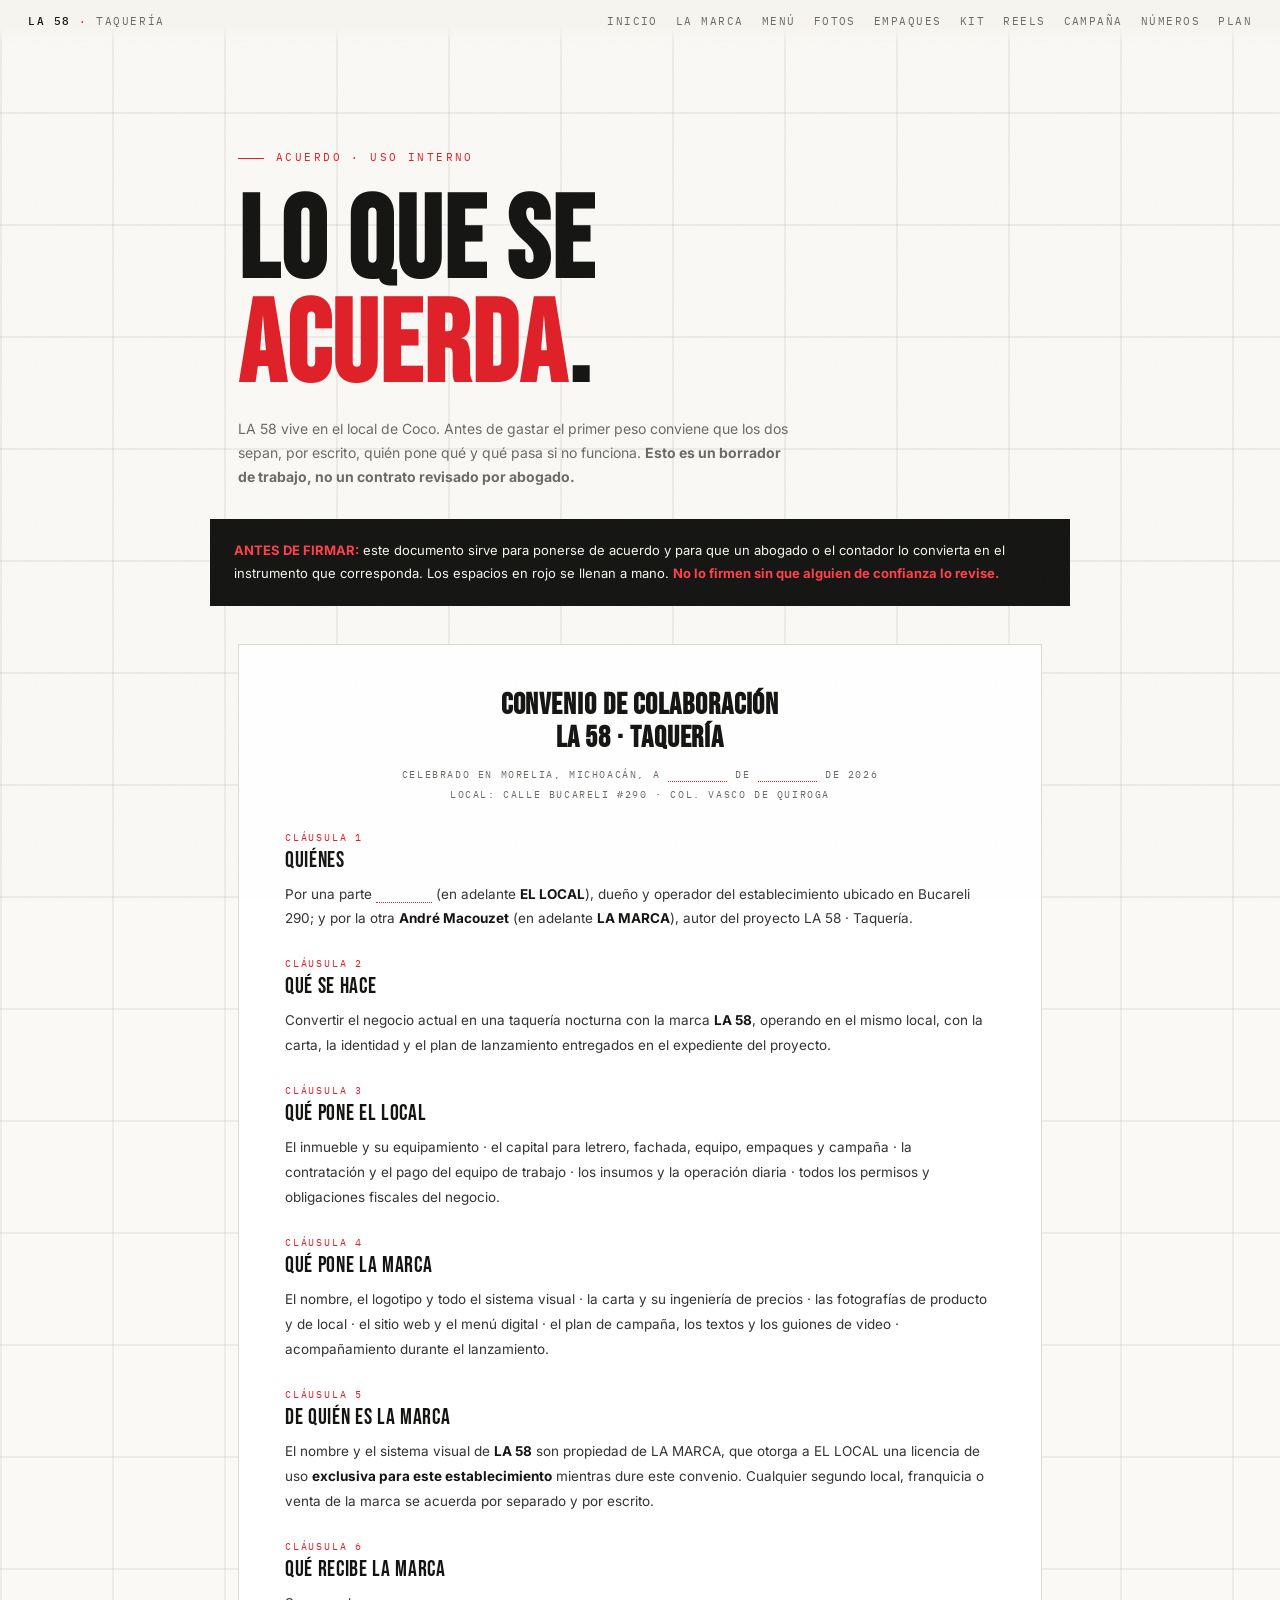
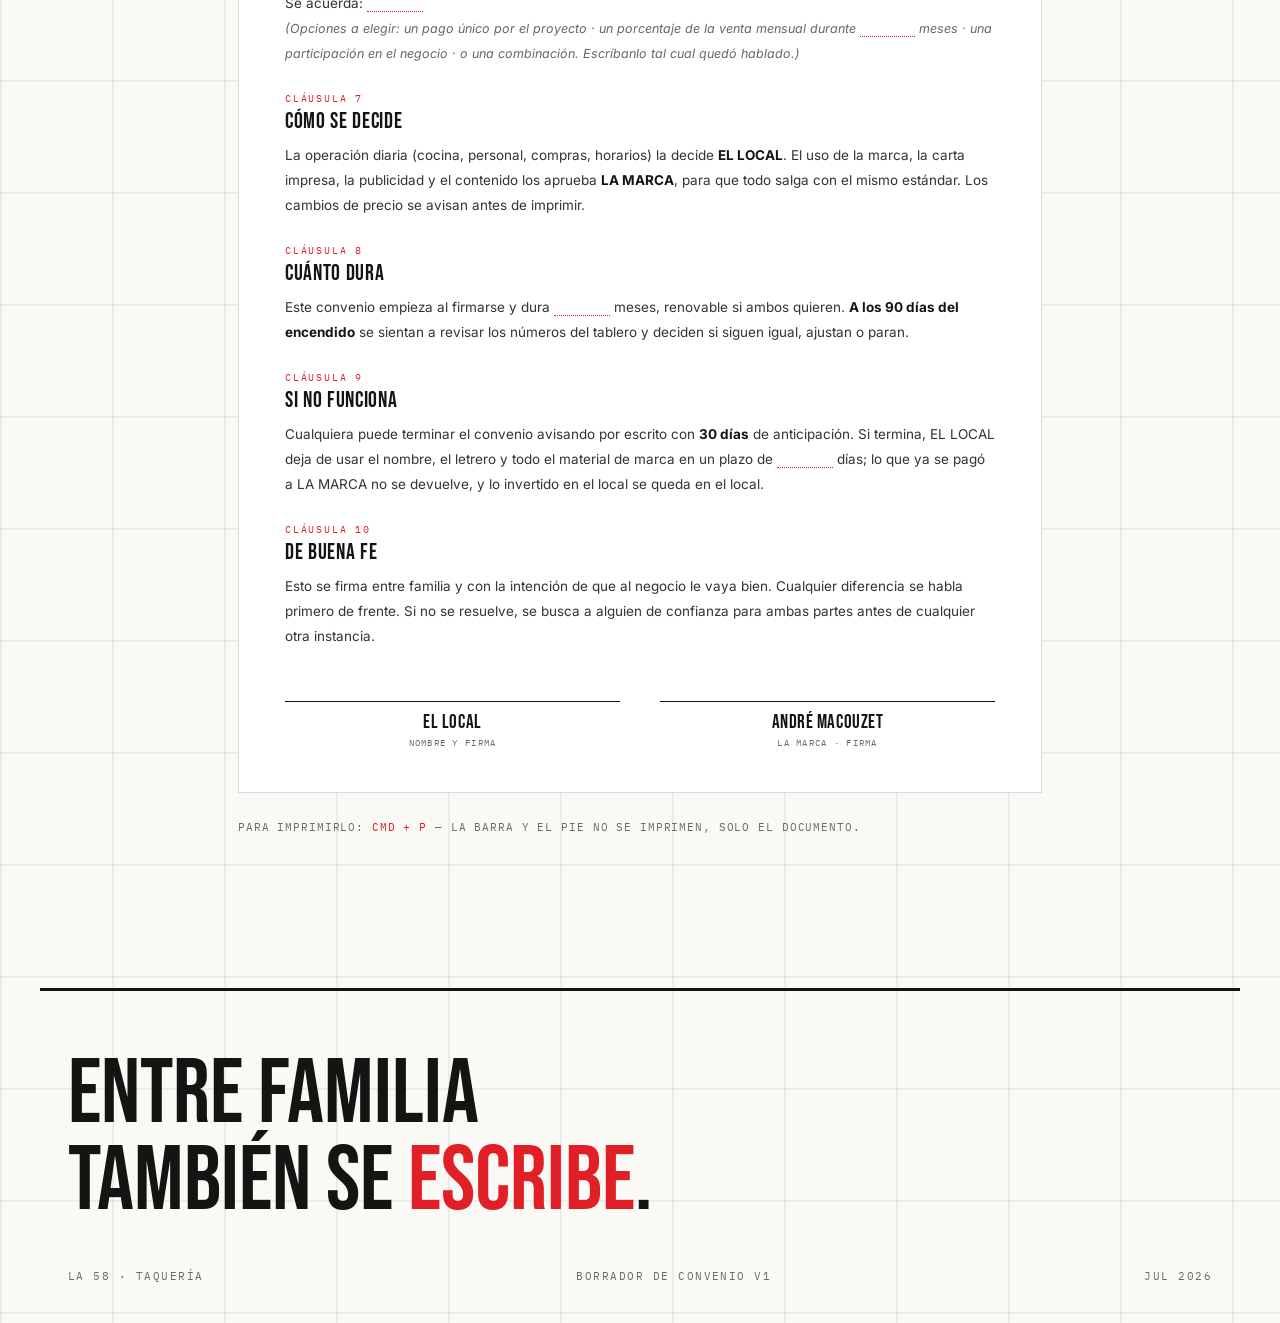
<file: convenio.html>
<!DOCTYPE html>
<html lang="es-MX">
<head>
<meta charset="UTF-8">
<meta name="viewport" content="width=device-width,initial-scale=1">
<title>LA 58 · Convenio de colaboración</title>
<link rel="preconnect" href="https://fonts.googleapis.com">
<link rel="preconnect" href="https://fonts.gstatic.com" crossorigin>
<link href="https://fonts.googleapis.com/css2?family=Bebas+Neue&family=IBM+Plex+Mono:wght@400;500&family=Inter:wght@400;500;600&display=swap" rel="stylesheet">
<link rel="icon" href="data:image/svg+xml,%3Csvg xmlns=%27http://www.w3.org/2000/svg%27 viewBox=%270 0 64 64%27%3E%3Crect width=%2764%27 height=%2764%27 rx=%2712%27 fill=%27%230B0B0D%27/%3E%3Crect x=%274%27 y=%274%27 width=%2756%27 height=%2756%27 rx=%279%27 fill=%27none%27 stroke=%27%23FF2B33%27 stroke-width=%273%27/%3E%3Ctext x=%2732%27 y=%2745%27 font-family=%27Arial Black,Arial%27 font-size=%2728%27 font-weight=%27900%27 fill=%27%23FF2B33%27 text-anchor=%27middle%27%3E58%3C/text%3E%3C/svg%3E">
<link rel="stylesheet" href="brand.css">
<style>
  section{max-width:860px}
  .doc{background:#fff;border:1.5px solid rgba(11,11,13,.15);padding:44px 46px;margin-top:24px}
  .doc h2{font-family:'Bebas Neue',sans-serif;font-size:30px;text-transform:uppercase;letter-spacing:.03em;text-align:center;line-height:1.1}
  .doc .sub{font-family:'IBM Plex Mono',monospace;font-size:10px;letter-spacing:.16em;color:var(--humo);text-transform:uppercase;text-align:center;margin-top:10px;line-height:2}
  .cl{margin-top:26px}
  .cl .n{font-family:'IBM Plex Mono',monospace;font-size:10px;letter-spacing:.18em;color:var(--rojo);text-transform:uppercase}
  .cl .t{font-family:'Bebas Neue',sans-serif;font-size:22px;text-transform:uppercase;letter-spacing:.03em;margin-top:3px}
  .cl p{font-size:13.5px;line-height:1.85;margin-top:8px;color:#333}
  .cl p b{color:var(--azulejo)}
  .campo{color:var(--rojo);border-bottom:1.5px dotted var(--rojo);padding:0 26px;font-weight:500}
  .firmas{display:grid;grid-template-columns:1fr 1fr;gap:40px;margin-top:52px}
  .firma{text-align:center}
  .firma .linea{border-top:1.5px solid var(--azulejo);margin-bottom:9px}
  .firma .n{font-family:'Bebas Neue',sans-serif;font-size:19px;text-transform:uppercase;letter-spacing:.03em}
  .firma .r{font-family:'IBM Plex Mono',monospace;font-size:9px;letter-spacing:.14em;color:var(--humo);text-transform:uppercase;margin-top:3px}
  .aviso{background:var(--azulejo);color:#F7F5EF;padding:20px 24px;margin-top:24px;font-size:13px;line-height:1.8}
  .aviso b{color:#FF4048}
  @media print{.topbar,footer,.noprint{display:none}.doc{border:none;padding:0}body{background:#fff}}
  @media(max-width:640px){.firmas{grid-template-columns:1fr}.doc{padding:28px 24px}}
</style>
</head>
<body>

<div class="topbar">
  <div><b>LA 58</b> <span class="dot">·</span> TAQUERÍA</div>
  <nav class="nav">
    <a href="landing.html">Inicio</a>
    <a href="index.html">La marca</a>
    <a href="menu-mesa.html">Menú</a>
    <a href="fotos.html">Fotos</a>
    <a href="empaques.html">Empaques</a>
    <a href="kit-lanzamiento.html">Kit</a>
    <a href="reels.html">Reels</a>
    <a href="campana.html">Campaña</a>
    <a href="numeros.html">Números</a>
    <a href="plan.html">Plan</a>
  </nav>
</div>

<section class="page-head">
  <div class="label">Acuerdo · uso interno</div>
  <h1 class="display">LO QUE SE<br><span class="neon">ACUERDA</span>.</h1>
  <p class="sub">LA 58 vive en el local de Coco. Antes de gastar el primer peso conviene que los dos sepan,
  por escrito, quién pone qué y qué pasa si no funciona. <b>Esto es un borrador de trabajo, no un contrato revisado por abogado.</b></p>
</section>

<div class="aviso noprint" style="max-width:860px;margin:0 auto">
  <b>ANTES DE FIRMAR:</b> este documento sirve para ponerse de acuerdo y para que un abogado o el contador lo convierta
  en el instrumento que corresponda. Los espacios en rojo se llenan a mano. <b>No lo firmen sin que alguien de confianza lo revise.</b>
</div>

<section style="padding-top:14px">
  <div class="doc">
    <h2>Convenio de colaboración<br>LA 58 · Taquería</h2>
    <div class="sub">
      CELEBRADO EN MORELIA, MICHOACÁN, A <span class="campo">&nbsp;</span> DE <span class="campo">&nbsp;</span> DE 2026<br>
      LOCAL: CALLE BUCARELI #290 · COL. VASCO DE QUIROGA
    </div>

    <div class="cl">
      <div class="n">Cláusula 1</div><div class="t">Quiénes</div>
      <p>Por una parte <span class="campo">&nbsp;</span> (en adelante <b>EL LOCAL</b>), dueño y operador del establecimiento
      ubicado en Bucareli 290; y por la otra <b>André Macouzet</b> (en adelante <b>LA MARCA</b>), autor del proyecto LA 58 · Taquería.</p>
    </div>

    <div class="cl">
      <div class="n">Cláusula 2</div><div class="t">Qué se hace</div>
      <p>Convertir el negocio actual en una taquería nocturna con la marca <b>LA 58</b>, operando en el mismo local,
      con la carta, la identidad y el plan de lanzamiento entregados en el expediente del proyecto.</p>
    </div>

    <div class="cl">
      <div class="n">Cláusula 3</div><div class="t">Qué pone EL LOCAL</div>
      <p>El inmueble y su equipamiento · el capital para letrero, fachada, equipo, empaques y campaña ·
      la contratación y el pago del equipo de trabajo · los insumos y la operación diaria ·
      todos los permisos y obligaciones fiscales del negocio.</p>
    </div>

    <div class="cl">
      <div class="n">Cláusula 4</div><div class="t">Qué pone LA MARCA</div>
      <p>El nombre, el logotipo y todo el sistema visual · la carta y su ingeniería de precios ·
      las fotografías de producto y de local · el sitio web y el menú digital ·
      el plan de campaña, los textos y los guiones de video · acompañamiento durante el lanzamiento.</p>
    </div>

    <div class="cl">
      <div class="n">Cláusula 5</div><div class="t">De quién es la marca</div>
      <p>El nombre y el sistema visual de <b>LA 58</b> son propiedad de LA MARCA, que otorga a EL LOCAL una licencia de uso
      <b>exclusiva para este establecimiento</b> mientras dure este convenio. Cualquier segundo local, franquicia o venta de la marca
      se acuerda por separado y por escrito.</p>
    </div>

    <div class="cl">
      <div class="n">Cláusula 6</div><div class="t">Qué recibe LA MARCA</div>
      <p>Se acuerda: <span class="campo">&nbsp;</span><br>
      <i style="font-size:12.5px;color:#666">(Opciones a elegir: un pago único por el proyecto · un porcentaje de la venta mensual durante
      <span class="campo">&nbsp;</span> meses · una participación en el negocio · o una combinación. Escríbanlo tal cual quedó hablado.)</i></p>
    </div>

    <div class="cl">
      <div class="n">Cláusula 7</div><div class="t">Cómo se decide</div>
      <p>La operación diaria (cocina, personal, compras, horarios) la decide <b>EL LOCAL</b>.
      El uso de la marca, la carta impresa, la publicidad y el contenido los aprueba <b>LA MARCA</b>,
      para que todo salga con el mismo estándar. Los cambios de precio se avisan antes de imprimir.</p>
    </div>

    <div class="cl">
      <div class="n">Cláusula 8</div><div class="t">Cuánto dura</div>
      <p>Este convenio empieza al firmarse y dura <span class="campo">&nbsp;</span> meses, renovable si ambos quieren.
      <b>A los 90 días del encendido</b> se sientan a revisar los números del tablero y deciden si siguen igual, ajustan o paran.</p>
    </div>

    <div class="cl">
      <div class="n">Cláusula 9</div><div class="t">Si no funciona</div>
      <p>Cualquiera puede terminar el convenio avisando por escrito con <b>30 días</b> de anticipación.
      Si termina, EL LOCAL deja de usar el nombre, el letrero y todo el material de marca en un plazo de
      <span class="campo">&nbsp;</span> días; lo que ya se pagó a LA MARCA no se devuelve, y lo invertido en el local se queda en el local.</p>
    </div>

    <div class="cl">
      <div class="n">Cláusula 10</div><div class="t">De buena fe</div>
      <p>Esto se firma entre familia y con la intención de que al negocio le vaya bien.
      Cualquier diferencia se habla primero de frente. Si no se resuelve, se busca a alguien de confianza para ambas partes
      antes de cualquier otra instancia.</p>
    </div>

    <div class="firmas">
      <div class="firma"><div class="linea"></div><div class="n">EL LOCAL</div><div class="r">NOMBRE Y FIRMA</div></div>
      <div class="firma"><div class="linea"></div><div class="n">André Macouzet</div><div class="r">LA MARCA · FIRMA</div></div>
    </div>
  </div>

  <p class="note noprint">PARA IMPRIMIRLO: <em>CMD + P</em> — LA BARRA Y EL PIE NO SE IMPRIMEN, SOLO EL DOCUMENTO.</p>
</section>

<footer>
  <div class="big">ENTRE FAMILIA<br>TAMBIÉN SE <span class="neon">ESCRIBE</span>.</div>
  <div class="foot-meta">
    <div>LA 58 · TAQUERÍA</div>
    <div>BORRADOR DE CONVENIO V1</div>
    <div>JUL 2026</div>
  </div>
</footer>

</body>
</html>
</file>
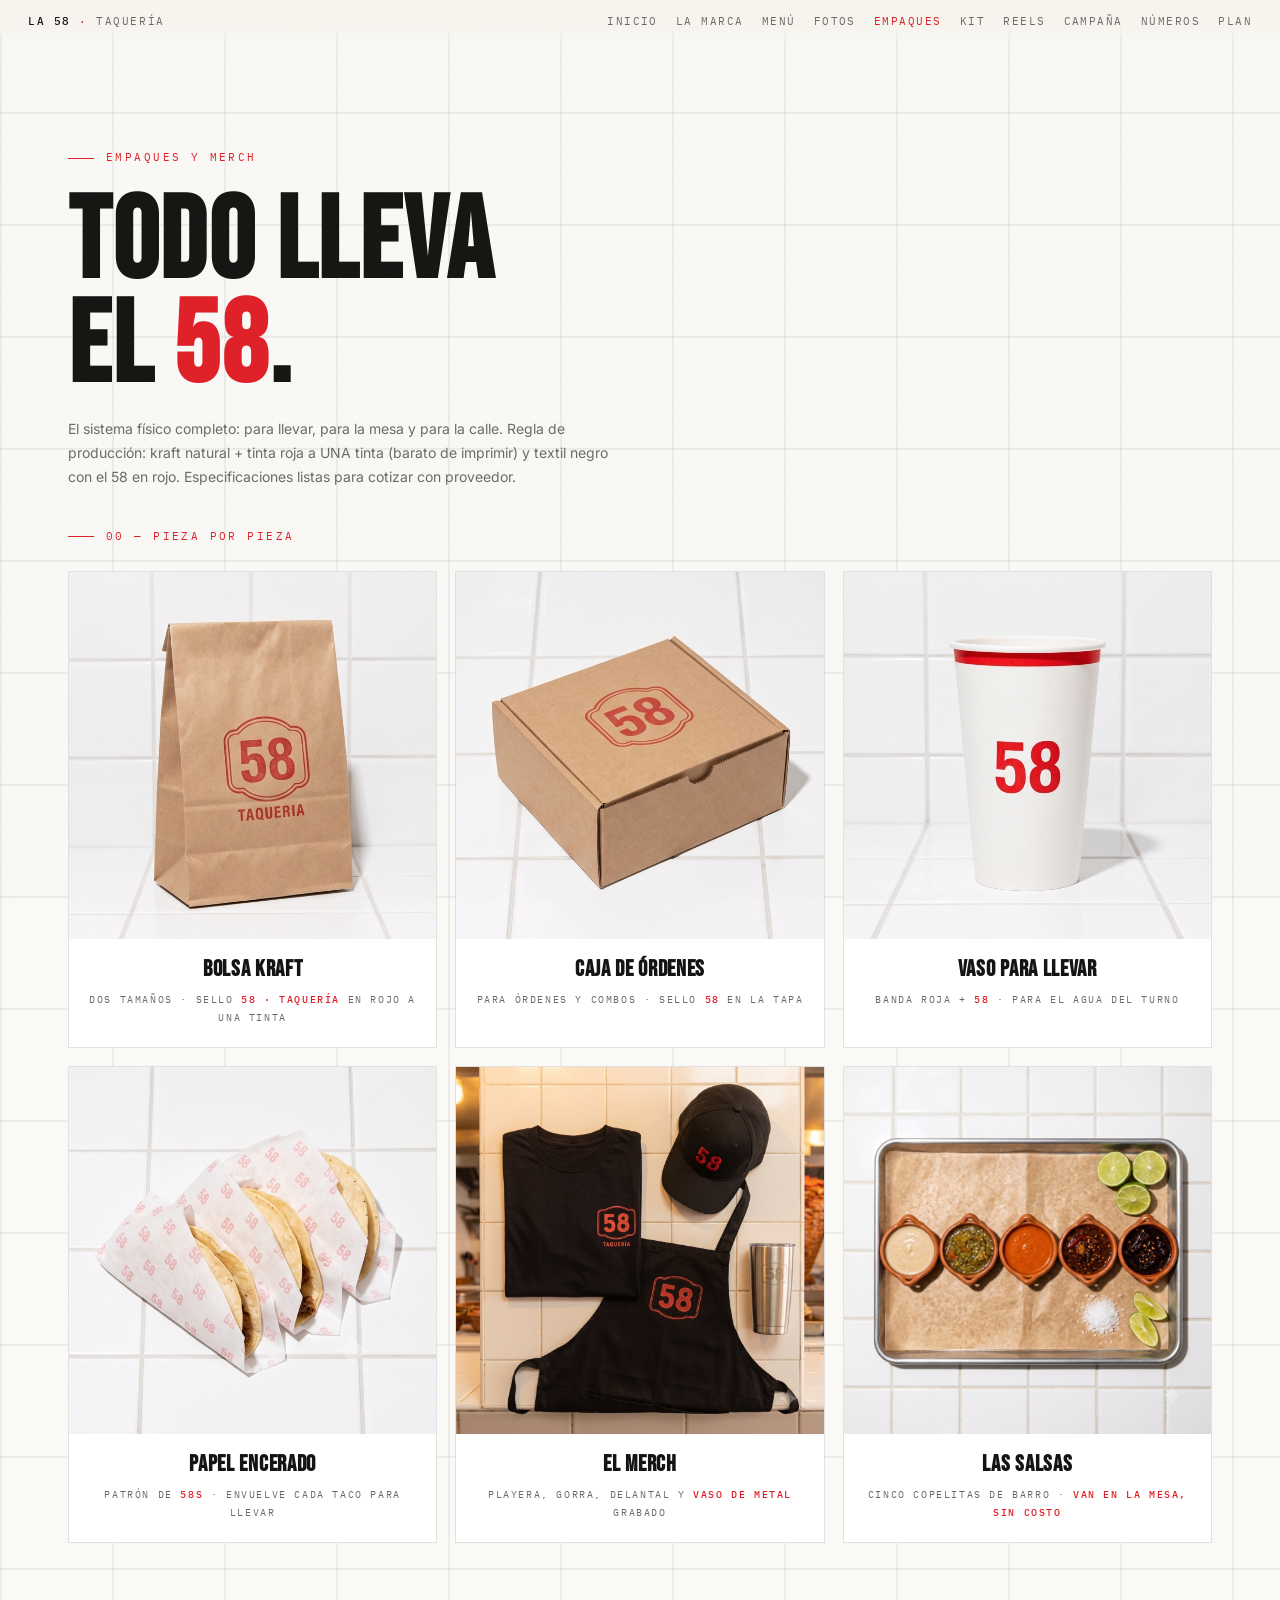
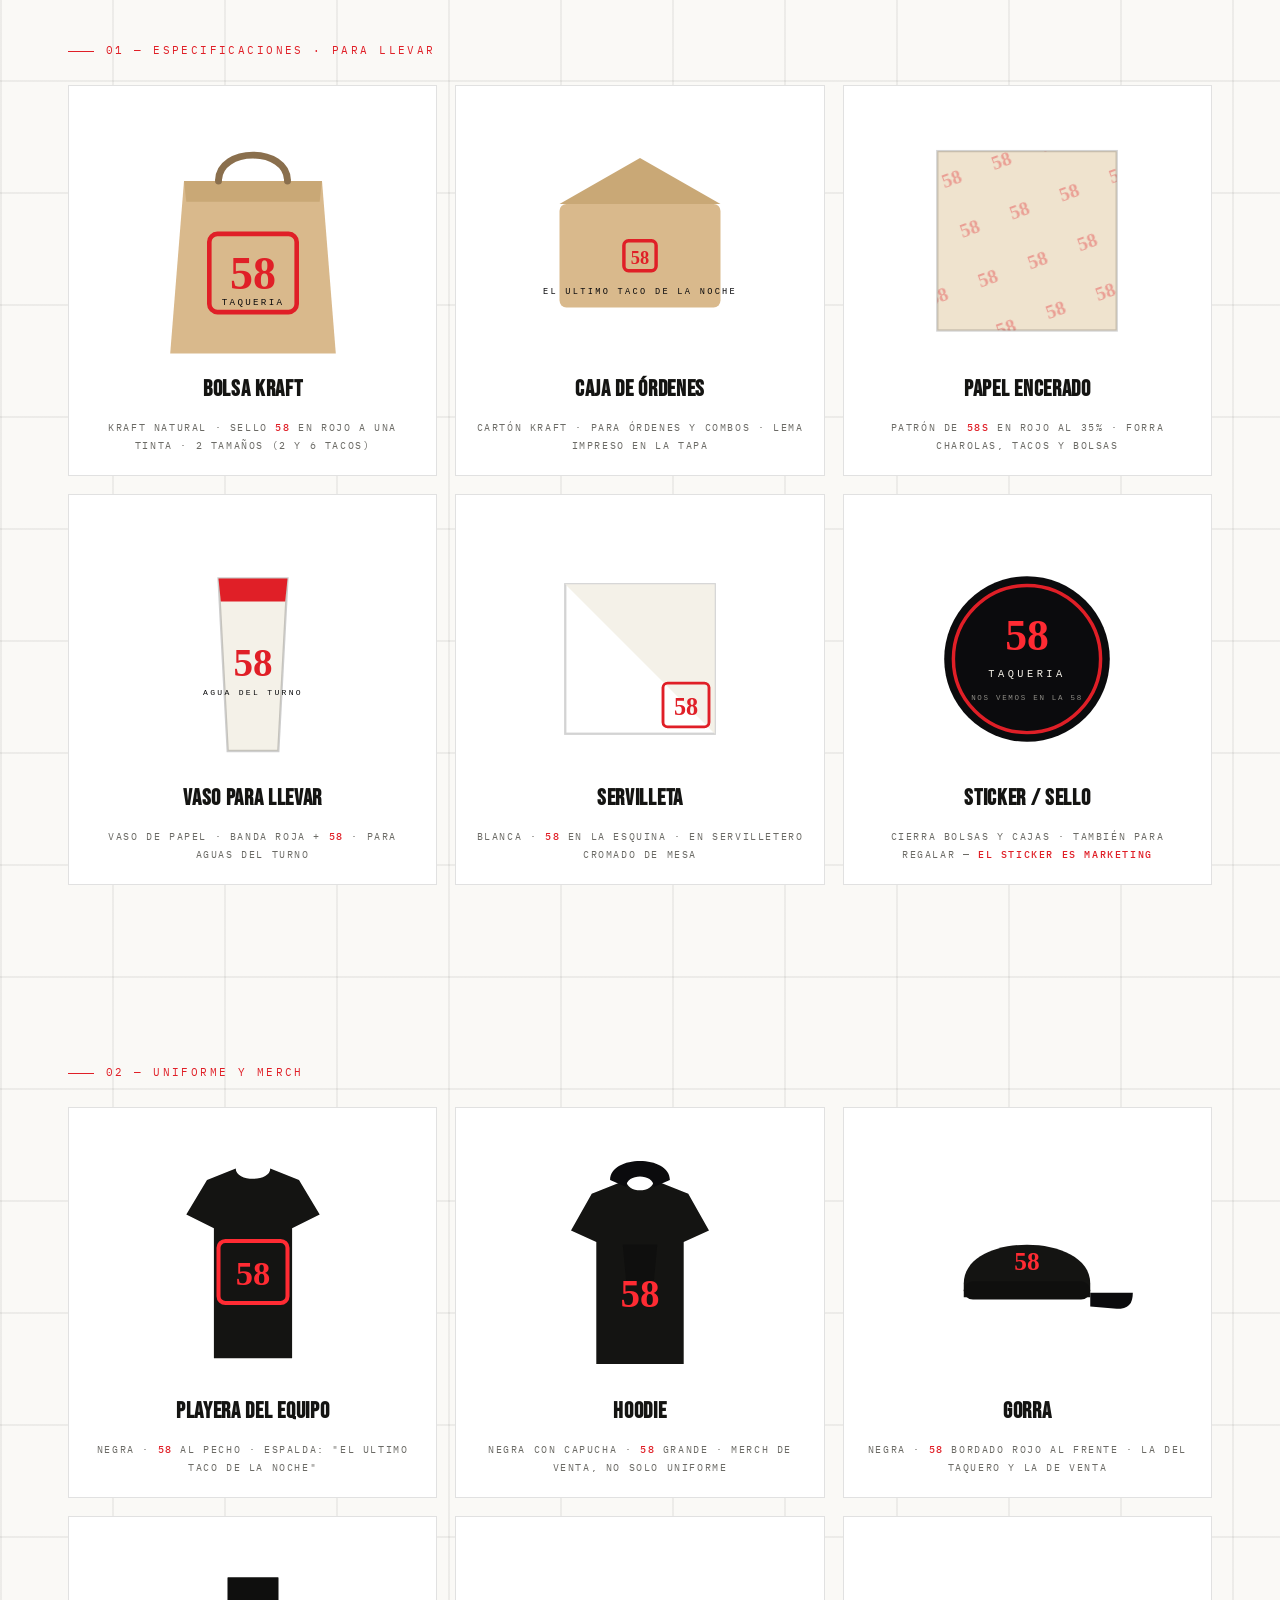
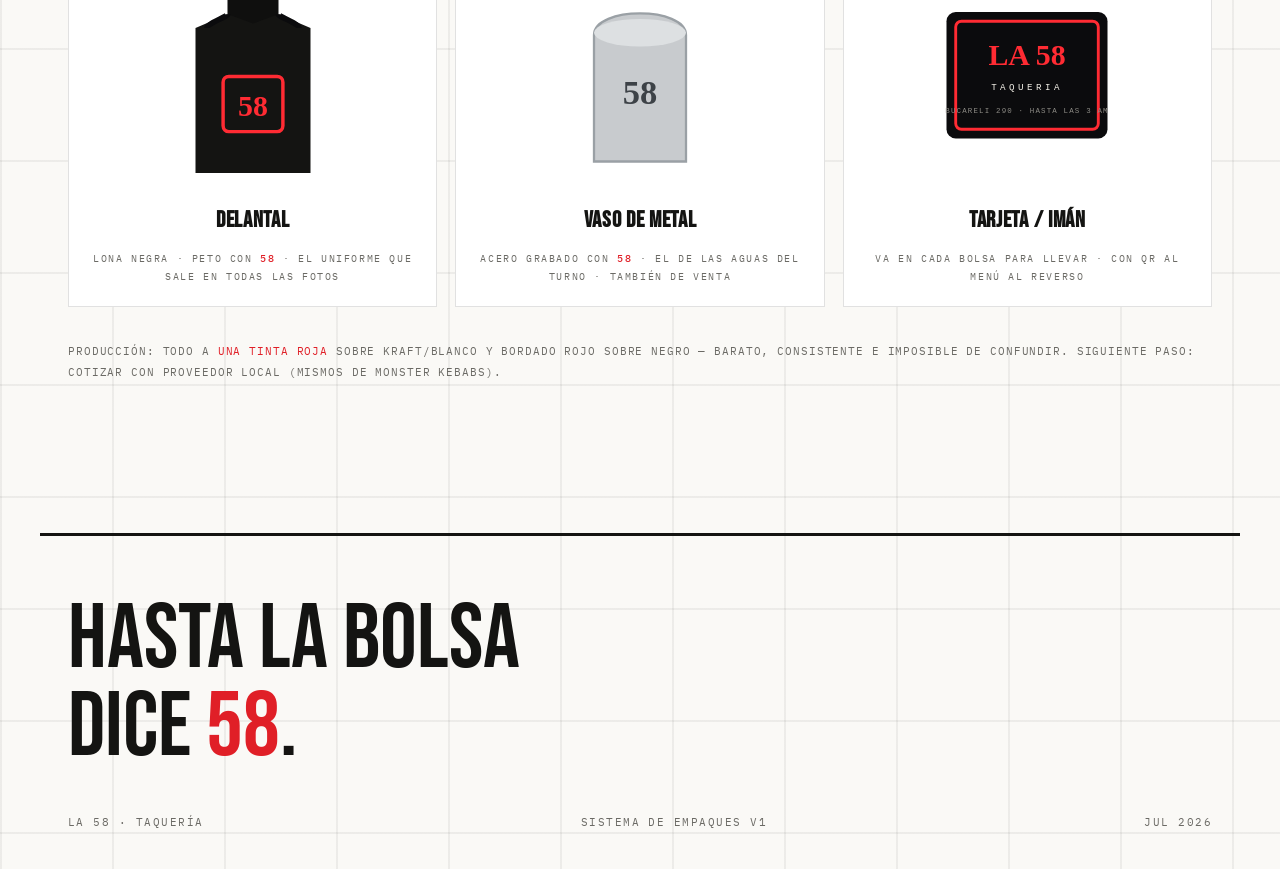
<file: empaques.html>
<!DOCTYPE html>
<html lang="es-MX">
<head>
<meta charset="UTF-8">
<meta name="viewport" content="width=device-width,initial-scale=1">
<title>LA 58 · Empaques y merch</title>
<link rel="preconnect" href="https://fonts.googleapis.com">
<link rel="preconnect" href="https://fonts.gstatic.com" crossorigin>
<link href="https://fonts.googleapis.com/css2?family=Bebas+Neue&family=IBM+Plex+Mono:wght@400;500&family=Inter:wght@400;500;600&display=swap" rel="stylesheet">
<link rel="icon" href="data:image/svg+xml,%3Csvg xmlns=%27http://www.w3.org/2000/svg%27 viewBox=%270 0 64 64%27%3E%3Crect width=%2764%27 height=%2764%27 rx=%2712%27 fill=%27%230B0B0D%27/%3E%3Crect x=%274%27 y=%274%27 width=%2756%27 height=%2756%27 rx=%279%27 fill=%27none%27 stroke=%27%23FF2B33%27 stroke-width=%273%27/%3E%3Ctext x=%2732%27 y=%2745%27 font-family=%27Arial Black,Arial%27 font-size=%2728%27 font-weight=%27900%27 fill=%27%23FF2B33%27 text-anchor=%27middle%27%3E58%3C/text%3E%3C/svg%3E">
<link rel="stylesheet" href="brand.css">
<style>
  .mocks{display:grid;grid-template-columns:repeat(3,1fr);gap:18px}
  .mock{background:#fff;border:1.5px solid rgba(11,11,13,.12);padding:26px 20px 20px;text-align:center}
  .mock svg{width:100%;max-width:230px;height:auto;display:block;margin:0 auto}
  .mock .cap{font-family:'IBM Plex Mono',monospace;font-size:10px;letter-spacing:.16em;color:#6b6a65;text-transform:uppercase;margin-top:16px;line-height:1.8}
  .mock .cap b{color:#E01F27;font-weight:500}
  .mock h3{font-family:'Bebas Neue',sans-serif;font-size:23px;letter-spacing:.03em;text-transform:uppercase;margin-top:10px}
  @media(max-width:860px){.mocks{grid-template-columns:1fr 1fr}}
  @media(max-width:560px){.mocks{grid-template-columns:1fr}}
</style>
</head>
<body>

<div class="topbar">
  <div><b>LA 58</b> <span class="dot">·</span> TAQUERÍA</div>
  <nav class="nav">
    <a href="landing.html">Inicio</a>
    <a href="index.html">La marca</a>
    <a href="menu-mesa.html">Menú</a>
    <a href="fotos.html">Fotos</a>
    <a href="empaques.html" class="on">Empaques</a>
    <a href="kit-lanzamiento.html">Kit</a>
    <a href="reels.html">Reels</a>
    <a href="campana.html">Campaña</a>
    <a href="numeros.html">Números</a>
    <a href="plan.html">Plan</a>
  </nav>
</div>

<section class="page-head">
  <div class="label">Empaques y merch</div>
  <h1 class="display">TODO LLEVA<br>EL <span class="neon">58</span>.</h1>
  <p class="sub">El sistema físico completo: para llevar, para la mesa y para la calle. Regla de producción:
  kraft natural + tinta roja a UNA tinta (barato de imprimir) y textil negro con el 58 en rojo. Especificaciones listas para cotizar con proveedor.</p>
</section>

<!-- ═══════ PIEZA POR PIEZA ═══════ -->
<section style="padding-top:10px">
  <div class="label">00 — Pieza por pieza</div>
  <div class="mocks">
    <div class="mock" style="padding:0">
      <img src="fotos/empaques/web/bolsa.jpg" alt="Bolsa kraft con el sello 58" style="width:100%;aspect-ratio:1;object-fit:cover;display:block">
      <div style="padding:16px 18px 20px"><h3 style="margin-top:0">Bolsa kraft</h3><div class="cap" style="margin-top:8px">DOS TAMAÑOS · SELLO <b>58 · TAQUERÍA</b> EN ROJO A UNA TINTA</div></div>
    </div>
    <div class="mock" style="padding:0">
      <img src="fotos/empaques/web/caja.jpg" alt="Caja de órdenes" style="width:100%;aspect-ratio:1;object-fit:cover;display:block">
      <div style="padding:16px 18px 20px"><h3 style="margin-top:0">Caja de órdenes</h3><div class="cap" style="margin-top:8px">PARA ÓRDENES Y COMBOS · SELLO <b>58</b> EN LA TAPA</div></div>
    </div>
    <div class="mock" style="padding:0">
      <img src="fotos/empaques/web/vaso.jpg" alt="Vaso para llevar" style="width:100%;aspect-ratio:1;object-fit:cover;display:block">
      <div style="padding:16px 18px 20px"><h3 style="margin-top:0">Vaso para llevar</h3><div class="cap" style="margin-top:8px">BANDA ROJA + <b>58</b> · PARA EL AGUA DEL TURNO</div></div>
    </div>
    <div class="mock" style="padding:0">
      <img src="fotos/empaques/web/papel.jpg" alt="Papel encerado con patrón" style="width:100%;aspect-ratio:1;object-fit:cover;display:block">
      <div style="padding:16px 18px 20px"><h3 style="margin-top:0">Papel encerado</h3><div class="cap" style="margin-top:8px">PATRÓN DE <b>58s</b> · ENVUELVE CADA TACO PARA LLEVAR</div></div>
    </div>
    <div class="mock" style="padding:0">
      <img src="fotos/web/13-merch.jpg" alt="Merch: playera, gorra, delantal y vaso de metal" style="width:100%;aspect-ratio:1;object-fit:cover;display:block">
      <div style="padding:16px 18px 20px"><h3 style="margin-top:0">El merch</h3><div class="cap" style="margin-top:8px">PLAYERA, GORRA, DELANTAL Y <b>VASO DE METAL</b> GRABADO</div></div>
    </div>
    <div class="mock" style="padding:0">
      <img src="fotos/empaques/web/salsas.jpg" alt="Las cinco salsas de la casa" style="width:100%;aspect-ratio:1;object-fit:cover;display:block">
      <div style="padding:16px 18px 20px"><h3 style="margin-top:0">Las salsas</h3><div class="cap" style="margin-top:8px">CINCO COPELITAS DE BARRO · <b>VAN EN LA MESA, SIN COSTO</b></div></div>
    </div>
  </div>
</section>

<!-- ═══════ PARA LLEVAR ═══════ -->
<section style="padding-top:10px">
  <div class="label">01 — Especificaciones · para llevar</div>
  <div class="mocks">

    <div class="mock">
      <svg viewBox="0 0 200 220"><path d="M40 60 L160 60 L172 210 L28 210 Z" fill="#D9B98C"/><path d="M40 60 L160 60 L158 78 L42 78 Z" fill="#C9A876"/><path d="M70 60 C70 30 130 30 130 60" fill="none" stroke="#8a6f4d" stroke-width="6" stroke-linecap="round"/><g transform="translate(100,140)"><rect x="-38" y="-34" width="76" height="68" rx="7" fill="none" stroke="#E01F27" stroke-width="4"/><text y="14" text-anchor="middle" font-family="Arial Black" font-weight="900" font-size="40" fill="#E01F27">58</text><text y="28" text-anchor="middle" font-family="monospace" font-size="8" letter-spacing="2" fill="#0B0B0D">TAQUERIA</text></g></svg>
      <h3>Bolsa kraft</h3>
      <div class="cap">KRAFT NATURAL · SELLO <b>58</b> EN ROJO A UNA TINTA · 2 TAMAÑOS (2 Y 6 TACOS)</div>
    </div>

    <div class="mock">
      <svg viewBox="0 0 200 220"><rect x="30" y="80" width="140" height="90" rx="6" fill="#D9B98C"/><path d="M30 80 L100 40 L170 80" fill="#C9A876"/><rect x="86" y="112" width="28" height="26" rx="4" fill="none" stroke="#E01F27" stroke-width="3"/><text x="100" y="132" text-anchor="middle" font-family="Arial Black" font-weight="900" font-size="16" fill="#E01F27">58</text><text x="100" y="158" text-anchor="middle" font-family="monospace" font-size="7.5" letter-spacing="2" fill="#0B0B0D">EL ULTIMO TACO DE LA NOCHE</text></svg>
      <h3>Caja de órdenes</h3>
      <div class="cap">CARTÓN KRAFT · PARA ÓRDENES Y COMBOS · LEMA IMPRESO EN LA TAPA</div>
    </div>

    <div class="mock">
      <svg viewBox="0 0 200 220"><defs><pattern id="pap" width="46" height="46" patternUnits="userSpaceOnUse" patternTransform="rotate(-20)"><text x="4" y="26" font-family="Arial Black" font-weight="900" font-size="17" fill="rgba(224,31,39,.35)">58</text></pattern></defs><rect x="22" y="34" width="156" height="156" fill="#EFE3CE"/><rect x="22" y="34" width="156" height="156" fill="url(#pap)"/><rect x="22" y="34" width="156" height="156" fill="none" stroke="rgba(11,11,13,.18)" stroke-width="2"/></svg>
      <h3>Papel encerado</h3>
      <div class="cap">PATRÓN DE <b>58s</b> EN ROJO AL 35% · FORRA CHAROLAS, TACOS Y BOLSAS</div>
    </div>

    <div class="mock">
      <svg viewBox="0 0 200 220"><path d="M70 50 L130 50 L122 200 L78 200 Z" fill="#F4F1E8" stroke="rgba(11,11,13,.2)" stroke-width="2"/><path d="M70 50 L130 50 L128 70 L72 70 Z" fill="#E01F27"/><g transform="translate(100,135)"><text text-anchor="middle" font-family="Arial Black" font-weight="900" font-size="34" fill="#E01F27">58</text><text y="16" text-anchor="middle" font-family="monospace" font-size="7" letter-spacing="2" fill="#0B0B0D">AGUA DEL TURNO</text></g></svg>
      <h3>Vaso para llevar</h3>
      <div class="cap">VASO DE PAPEL · BANDA ROJA + <b>58</b> · PARA AGUAS DEL TURNO</div>
    </div>

    <div class="mock">
      <svg viewBox="0 0 200 220"><rect x="35" y="55" width="130" height="130" fill="#fff" stroke="rgba(11,11,13,.18)" stroke-width="2"/><path d="M35 55 L165 55 L165 185 Z" fill="#F4F1E8"/><g transform="translate(140,160)"><rect x="-20" y="-19" width="40" height="38" rx="4" fill="none" stroke="#E01F27" stroke-width="2.5"/><text y="9" text-anchor="middle" font-family="Arial Black" font-weight="900" font-size="21" fill="#E01F27">58</text></g></svg>
      <h3>Servilleta</h3>
      <div class="cap">BLANCA · <b>58</b> EN LA ESQUINA · EN SERVILLETERO CROMADO DE MESA</div>
    </div>

    <div class="mock">
      <svg viewBox="0 0 200 220"><circle cx="100" cy="120" r="72" fill="#0B0B0D"/><circle cx="100" cy="120" r="64" fill="none" stroke="#E01F27" stroke-width="3"/><text x="100" y="112" text-anchor="middle" font-family="Arial Black" font-weight="900" font-size="38" fill="#FF2B33">58</text><text x="100" y="136" text-anchor="middle" font-family="monospace" font-size="9" letter-spacing="3" fill="#F4F1E8">TAQUERIA</text><text x="100" y="156" text-anchor="middle" font-family="monospace" font-size="6.5" letter-spacing="1.5" fill="#8E8C86">NOS VEMOS EN LA 58</text></svg>
      <h3>Sticker / sello</h3>
      <div class="cap">CIERRA BOLSAS Y CAJAS · TAMBIÉN PARA REGALAR — <b>EL STICKER ES MARKETING</b></div>
    </div>

  </div>
</section>

<!-- ═══════ MERCH / UNIFORME ═══════ -->
<section>
  <div class="label">02 — Uniforme y merch</div>
  <div class="mocks">

    <div class="mock">
      <svg viewBox="0 0 200 220"><path d="M60 40 L85 30 C85 42 115 42 115 30 L140 40 L158 70 L134 82 L134 195 L66 195 L66 82 L42 70 Z" fill="#141412"/><g transform="translate(100,120)"><rect x="-30" y="-27" width="60" height="54" rx="6" fill="none" stroke="#FF2B33" stroke-width="3.5"/><text y="11" text-anchor="middle" font-family="Arial Black" font-weight="900" font-size="30" fill="#FF2B33">58</text></g></svg>
      <h3>Playera del equipo</h3>
      <div class="cap">NEGRA · <b>58</b> AL PECHO · ESPALDA: "EL ULTIMO TACO DE LA NOCHE"</div>
    </div>

    <div class="mock">
      <svg viewBox="0 0 200 220"><path d="M58 52 L88 40 C88 52 112 52 112 40 L142 52 L160 84 L138 94 L138 200 L62 200 L62 94 L40 84 Z" fill="#141412"/><path d="M74 40 C74 18 126 18 126 40 L112 46 C112 34 88 34 88 46 Z" fill="#0B0B0D"/><path d="M85 96 L115 96 L112 128 L88 128 Z" fill="#0f0f0e"/><g transform="translate(100,150)"><text text-anchor="middle" font-family="Arial Black" font-weight="900" font-size="34" fill="#FF2B33">58</text></g></svg>
      <h3>Hoodie</h3>
      <div class="cap">NEGRA CON CAPUCHA · <b>58</b> GRANDE · MERCH DE VENTA, NO SOLO UNIFORME</div>
    </div>

    <div class="mock">
      <svg viewBox="0 0 200 220"><path d="M45 130 C45 85 155 85 155 130 L155 142 L45 142 Z" fill="#141412"/><path d="M155 138 L192 138 C192 148 188 152 178 152 L155 150 Z" fill="#0B0B0D"/><rect x="45" y="128" width="110" height="16" rx="8" fill="#0f0f0e"/><g transform="translate(100,118)"><text text-anchor="middle" font-family="Arial Black" font-weight="900" font-size="22" fill="#FF2B33">58</text></g></svg>
      <h3>Gorra</h3>
      <div class="cap">NEGRA · <b>58</b> BORDADO ROJO AL FRENTE · LA DEL TAQUERO Y LA DE VENTA</div>
    </div>

    <div class="mock">
      <svg viewBox="0 0 200 220"><path d="M78 30 L122 30 L122 62 L150 74 L150 200 L50 200 L50 74 L78 62 Z" fill="#141412"/><path d="M78 30 L122 30 L122 62 L100 70 L78 62 Z" fill="#0f0f0e"/><path d="M60 74 C60 70 78 64 78 62 M140 74 C140 70 122 64 122 62" stroke="#0B0B0D" stroke-width="5" fill="none"/><g transform="translate(100,140)"><rect x="-26" y="-24" width="52" height="48" rx="5" fill="none" stroke="#FF2B33" stroke-width="3"/><text y="10" text-anchor="middle" font-family="Arial Black" font-weight="900" font-size="26" fill="#FF2B33">58</text></g></svg>
      <h3>Delantal</h3>
      <div class="cap">LONA NEGRA · PETO CON <b>58</b> · EL UNIFORME QUE SALE EN TODAS LAS FOTOS</div>
    </div>

    <div class="mock">
      <svg viewBox="0 0 200 220"><path d="M60 190 L60 80 C60 55 140 55 140 80 L140 190 Z" fill="#C8CBCE"/><path d="M60 190 L60 80 C60 55 140 55 140 80 L140 190 Z" fill="none" stroke="#9aa0a5" stroke-width="2"/><ellipse cx="100" cy="78" rx="40" ry="12" fill="#DDE0E2"/><g transform="translate(100,140)"><text text-anchor="middle" font-family="Arial Black" font-weight="900" font-size="30" fill="#3d4247">58</text></g></svg>
      <h3>Vaso de metal</h3>
      <div class="cap">ACERO GRABADO CON <b>58</b> · EL DE LAS AGUAS DEL TURNO · TAMBIÉN DE VENTA</div>
    </div>

    <div class="mock">
      <svg viewBox="0 0 200 220"><rect x="30" y="60" width="140" height="110" rx="8" fill="#0B0B0D"/><rect x="38" y="68" width="124" height="94" rx="5" fill="none" stroke="#FF2B33" stroke-width="2.5"/><text x="100" y="106" text-anchor="middle" font-family="Arial Black" font-weight="900" font-size="26" fill="#FF2B33">LA 58</text><text x="100" y="128" text-anchor="middle" font-family="monospace" font-size="8" letter-spacing="3" fill="#F4F1E8">TAQUERIA</text><text x="100" y="148" text-anchor="middle" font-family="monospace" font-size="6.5" letter-spacing="1" fill="#8E8C86">BUCARELI 290 · HASTA LAS 3 AM</text></svg>
      <h3>Tarjeta / imán</h3>
      <div class="cap">VA EN CADA BOLSA PARA LLEVAR · CON QR AL MENÚ AL REVERSO</div>
    </div>

  </div>
  <p class="note" style="margin-top:34px">PRODUCCIÓN: TODO A <em>UNA TINTA ROJA</em> SOBRE KRAFT/BLANCO Y BORDADO ROJO SOBRE NEGRO — BARATO, CONSISTENTE E IMPOSIBLE DE CONFUNDIR.
  SIGUIENTE PASO: COTIZAR CON PROVEEDOR LOCAL (MISMOS DE MONSTER KEBABS).</p>
</section>

<footer>
  <div class="big">HASTA LA BOLSA<br>DICE <span class="neon">58</span>.</div>
  <div class="foot-meta">
    <div>LA 58 · TAQUERÍA</div>
    <div>SISTEMA DE EMPAQUES V1</div>
    <div>JUL 2026</div>
  </div>
</footer>

</body>
</html>
</file>
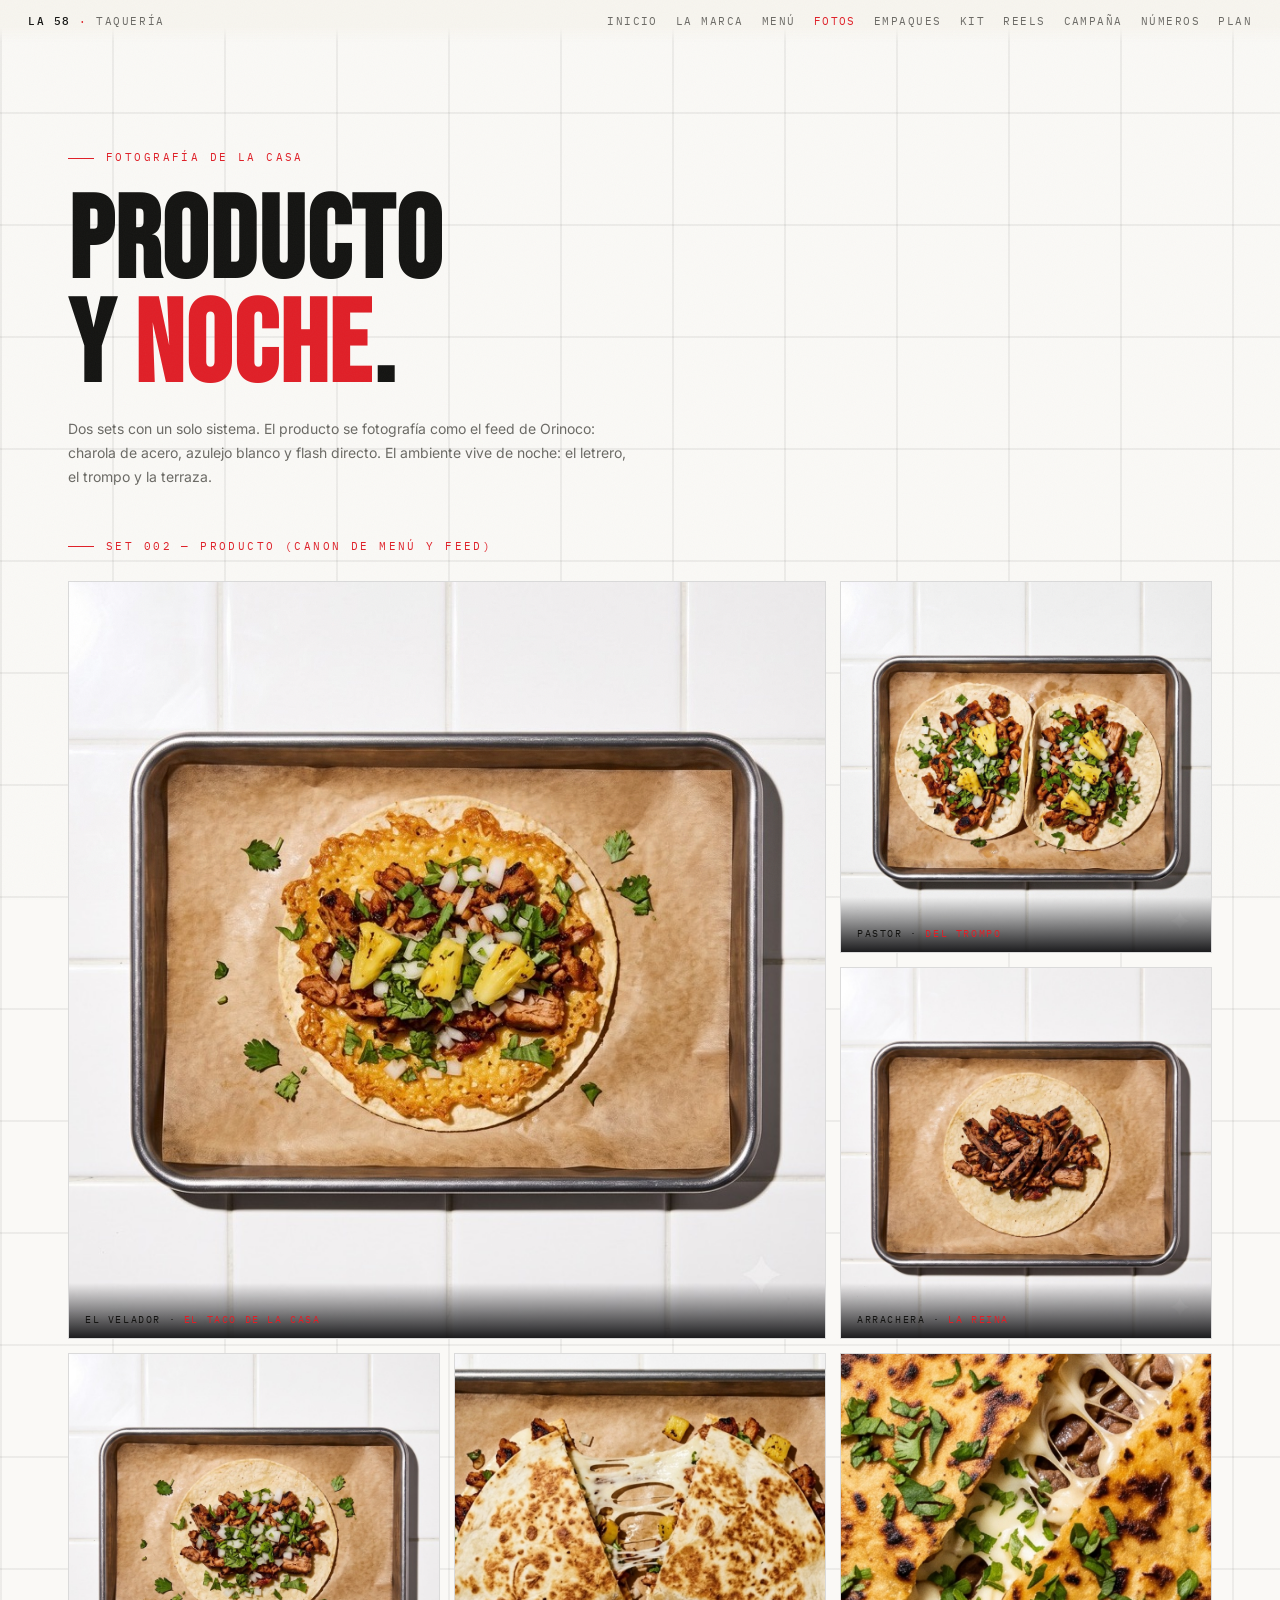
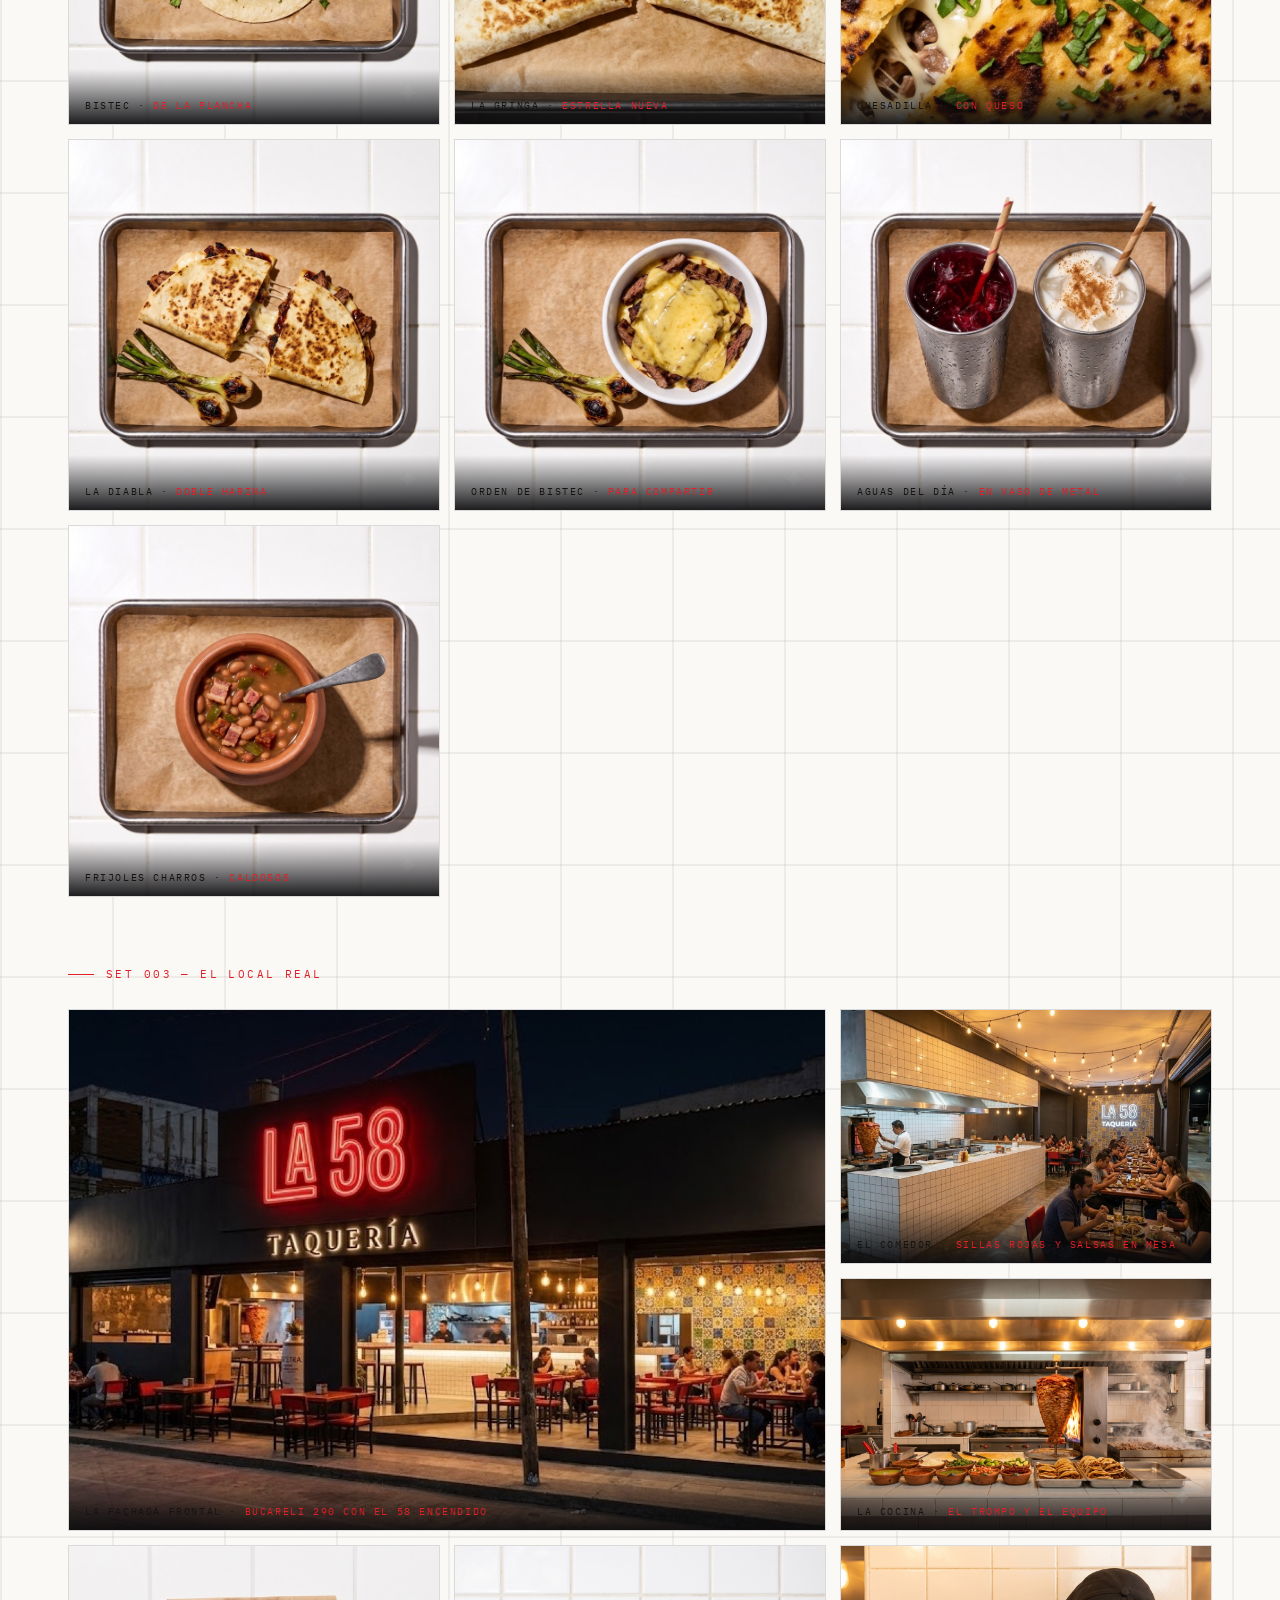
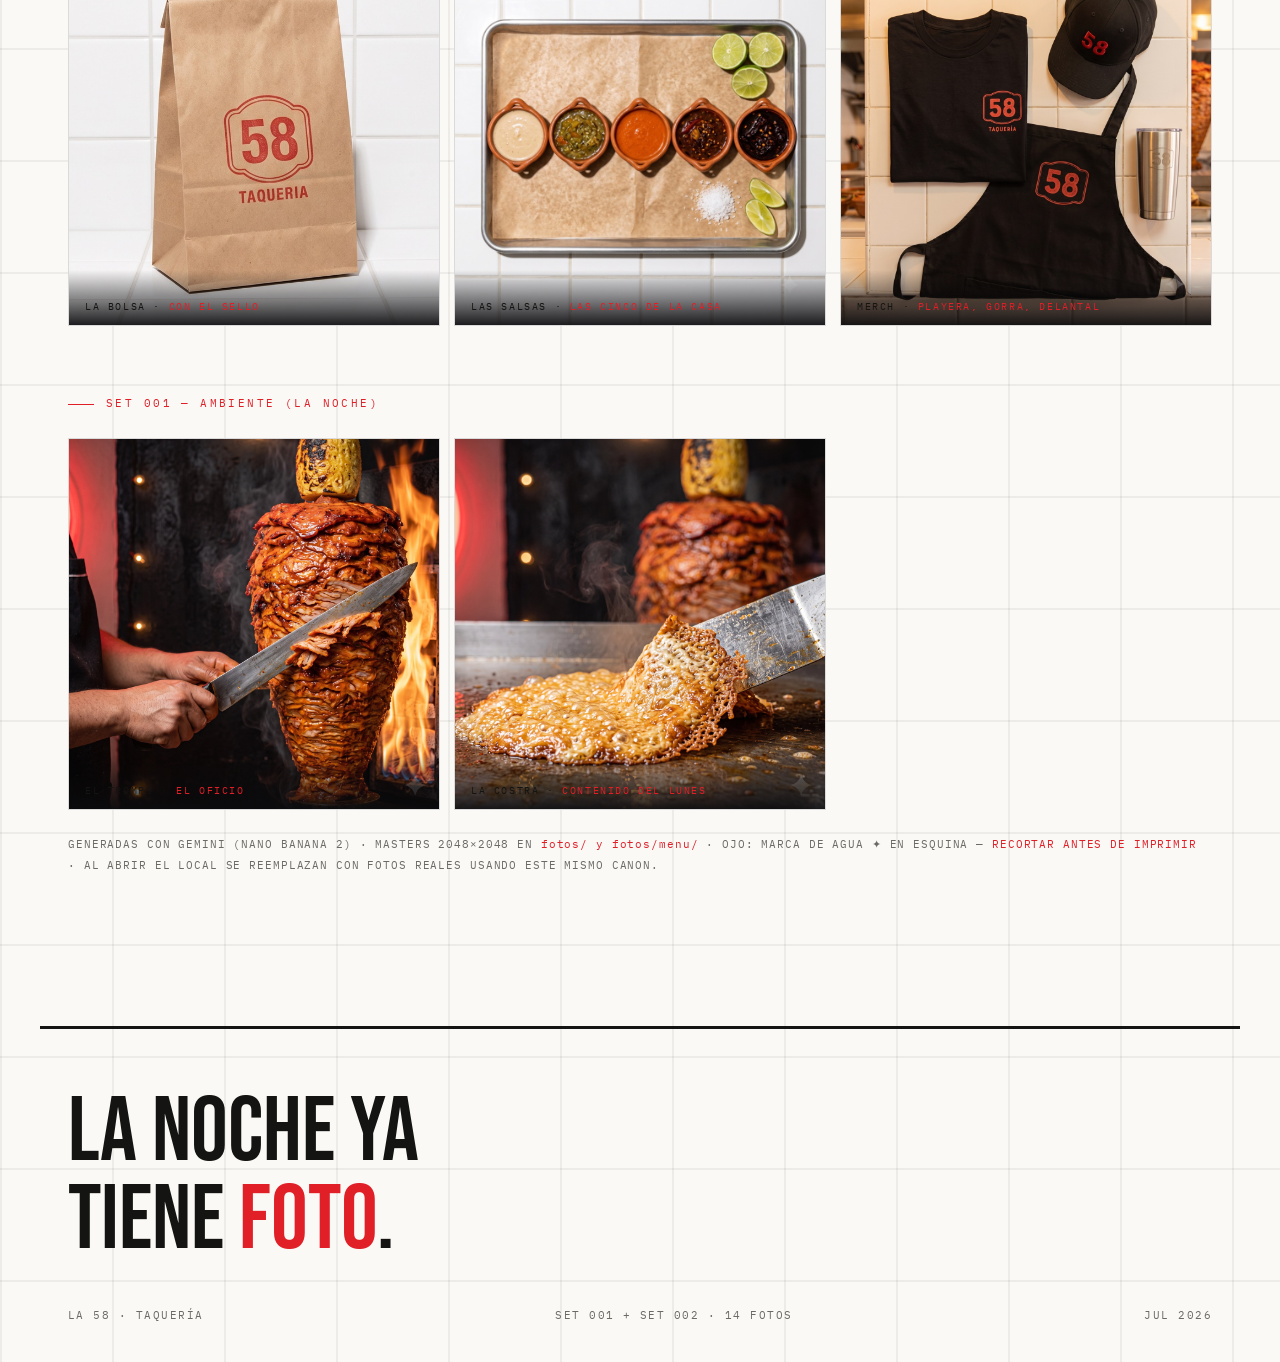
<file: fotos.html>
<!DOCTYPE html>
<html lang="es-MX">
<head>
<meta charset="UTF-8">
<meta name="viewport" content="width=device-width,initial-scale=1">
<title>LA 58 · Fotos — Producto y ambiente</title>
<link rel="preconnect" href="https://fonts.googleapis.com">
<link rel="preconnect" href="https://fonts.gstatic.com" crossorigin>
<link href="https://fonts.googleapis.com/css2?family=Bebas+Neue&family=IBM+Plex+Mono:wght@400;500&family=Inter:wght@400;500;600&display=swap" rel="stylesheet">
<link rel="icon" href="data:image/svg+xml,%3Csvg xmlns=%27http://www.w3.org/2000/svg%27 viewBox=%270 0 64 64%27%3E%3Crect width=%2764%27 height=%2764%27 rx=%2712%27 fill=%27%230B0B0D%27/%3E%3Crect x=%274%27 y=%274%27 width=%2756%27 height=%2756%27 rx=%279%27 fill=%27none%27 stroke=%27%23FF2B33%27 stroke-width=%273%27/%3E%3Ctext x=%2732%27 y=%2745%27 font-family=%27Arial Black,Arial%27 font-size=%2728%27 font-weight=%27900%27 fill=%27%23FF2B33%27 text-anchor=%27middle%27%3E58%3C/text%3E%3C/svg%3E">
<link rel="stylesheet" href="brand.css">
<style>
  .galeria{display:grid;grid-template-columns:repeat(3,1fr);gap:14px}
  .foto{position:relative;overflow:hidden;background:var(--noche2);border:1px solid var(--line)}
  .foto img{width:100%;height:100%;object-fit:cover;display:block;transition:transform .5s ease}
  .foto:hover img{transform:scale(1.03)}
  .foto .pie{position:absolute;left:0;right:0;bottom:0;padding:30px 16px 12px;
    background:linear-gradient(transparent,rgba(11,11,13,.92));
    font-family:'IBM Plex Mono',monospace;font-size:10px;letter-spacing:.16em;text-transform:uppercase;color:var(--azulejo)}
  .foto .pie em{color:var(--rojo-vivo);font-style:normal}
  .foto.grande{grid-column:span 2;grid-row:span 2}
  @media(max-width:860px){.galeria{grid-template-columns:1fr 1fr}.foto.grande{grid-column:span 2;grid-row:span 1}}
  @media(max-width:560px){.galeria{grid-template-columns:1fr}.foto.grande{grid-column:span 1}}
</style>
</head>
<body>

<div class="topbar">
  <div><b>LA 58</b> <span class="dot">·</span> TAQUERÍA</div>
  <nav class="nav">
    <a href="landing.html">Inicio</a>
    <a href="index.html">La marca</a>
    <a href="menu-mesa.html">Menú</a>
    <a href="fotos.html" class="on">Fotos</a>
    <a href="empaques.html">Empaques</a>
    <a href="kit-lanzamiento.html">Kit</a>
    <a href="reels.html">Reels</a>
    <a href="campana.html">Campaña</a>
    <a href="numeros.html">Números</a>
    <a href="plan.html">Plan</a>
  </nav>
</div>

<section class="page-head">
  <div class="label">Fotografía de la casa</div>
  <h1 class="display">PRODUCTO<br>Y <span class="neon">NOCHE</span>.</h1>
  <p class="sub">Dos sets con un solo sistema. El producto se fotografía como el feed de Orinoco: charola de acero,
  azulejo blanco y flash directo. El ambiente vive de noche: el letrero, el trompo y la terraza.</p>
</section>

<section style="padding-top:20px">
  <div class="label rv">SET 002 — Producto (canon de menú y feed)</div>
  <div class="galeria rv">
    <div class="foto grande"><img src="fotos/menu/web/p-velador.jpg" alt="El Velador"><div class="pie">EL VELADOR · <em>el taco de la casa</em></div></div>
    <div class="foto"><img src="fotos/menu/web/p-pastor.jpg" alt="Pastor"><div class="pie">PASTOR · <em>del trompo</em></div></div>
    <div class="foto"><img src="fotos/menu/web/p-arrachera.jpg" alt="Arrachera"><div class="pie">ARRACHERA · <em>la reina</em></div></div>
    <div class="foto"><img src="fotos/menu/web/p-bistec.jpg" alt="Bistec"><div class="pie">BISTEC · <em>de la plancha</em></div></div>
    <div class="foto"><img src="fotos/menu/web/p-gringa.jpg" alt="La Gringa"><div class="pie">LA GRINGA · <em>estrella nueva</em></div></div>
    <div class="foto"><img src="fotos/menu/web/p-quesadilla.jpg" alt="Quesadilla"><div class="pie">QUESADILLA · <em>con queso</em></div></div>
    <div class="foto"><img src="fotos/menu/web/p-diabla.jpg" alt="La Diabla"><div class="pie">LA DIABLA · <em>doble harina</em></div></div>
    <div class="foto"><img src="fotos/menu/web/p-orden-bistec.jpg" alt="Orden de bistec"><div class="pie">ORDEN DE BISTEC · <em>para compartir</em></div></div>
    <div class="foto"><img src="fotos/menu/web/p-aguas.jpg" alt="Aguas del día"><div class="pie">AGUAS DEL DÍA · <em>en vaso de metal</em></div></div>
    <div class="foto"><img src="fotos/menu/web/p-frijoles.jpg" alt="Frijoles charros"><div class="pie">FRIJOLES CHARROS · <em>caldosos</em></div></div>
  </div>

  <div class="label rv" style="margin-top:70px">SET 003 — El local real</div>
  <div class="galeria rv">
    <div class="foto grande"><img src="fotos/web/05-fachada.jpg" alt="La fachada real con el letrero"><div class="pie">LA FACHADA FRONTAL · <em>bucareli 290 con el 58 encendido</em></div></div>
    <div class="foto"><img src="fotos/web/10-interior-mesas.jpg" alt="El comedor"><div class="pie">EL COMEDOR · <em>sillas rojas y salsas en mesa</em></div></div>
    <div class="foto"><img src="fotos/web/11-cocina.jpg" alt="La cocina"><div class="pie">LA COCINA · <em>el trompo y el equipo</em></div></div>
    <div class="foto"><img src="fotos/empaques/web/bolsa.jpg" alt="Bolsa kraft"><div class="pie">LA BOLSA · <em>con el sello</em></div></div>
    <div class="foto"><img src="fotos/empaques/web/salsas.jpg" alt="Las salsas"><div class="pie">LAS SALSAS · <em>las cinco de la casa</em></div></div>
    <div class="foto"><img src="fotos/web/13-merch.jpg" alt="Merch"><div class="pie">MERCH · <em>playera, gorra, delantal</em></div></div>
  </div>

  <div class="label rv" style="margin-top:70px">SET 001 — Ambiente (la noche)</div>
  <div class="galeria rv">
    <div class="foto"><img src="fotos/web/04-el-trompo.jpg" alt="El trompo"><div class="pie">EL TROMPO · <em>el oficio</em></div></div>
    <div class="foto"><img src="fotos/web/08-costra-plancha.jpg" alt="La costra en plancha"><div class="pie">LA COSTRA · <em>contenido del lunes</em></div></div>
  </div>

  <p class="note rv">GENERADAS CON GEMINI (NANO BANANA 2) · MASTERS 2048×2048 EN <em>fotos/ y fotos/menu/</em> ·
  OJO: MARCA DE AGUA ✦ EN ESQUINA — <em>RECORTAR ANTES DE IMPRIMIR</em> · AL ABRIR EL LOCAL SE REEMPLAZAN CON FOTOS REALES USANDO ESTE MISMO CANON.</p>
</section>

<footer>
  <div class="big rv">LA NOCHE YA<br>TIENE <span class="neon">FOTO</span>.</div>
  <div class="foot-meta">
    <div>LA 58 · TAQUERÍA</div>
    <div>SET 001 + SET 002 · 14 FOTOS</div>
    <div>JUL 2026</div>
  </div>
</footer>

<script>
const io=new IntersectionObserver(es=>es.forEach(e=>{if(e.isIntersecting){e.target.classList.add('on');io.unobserve(e.target)}}),{threshold:.08});
document.querySelectorAll('.rv').forEach(el=>io.observe(el));
</script>
</body>
</html>
</file>
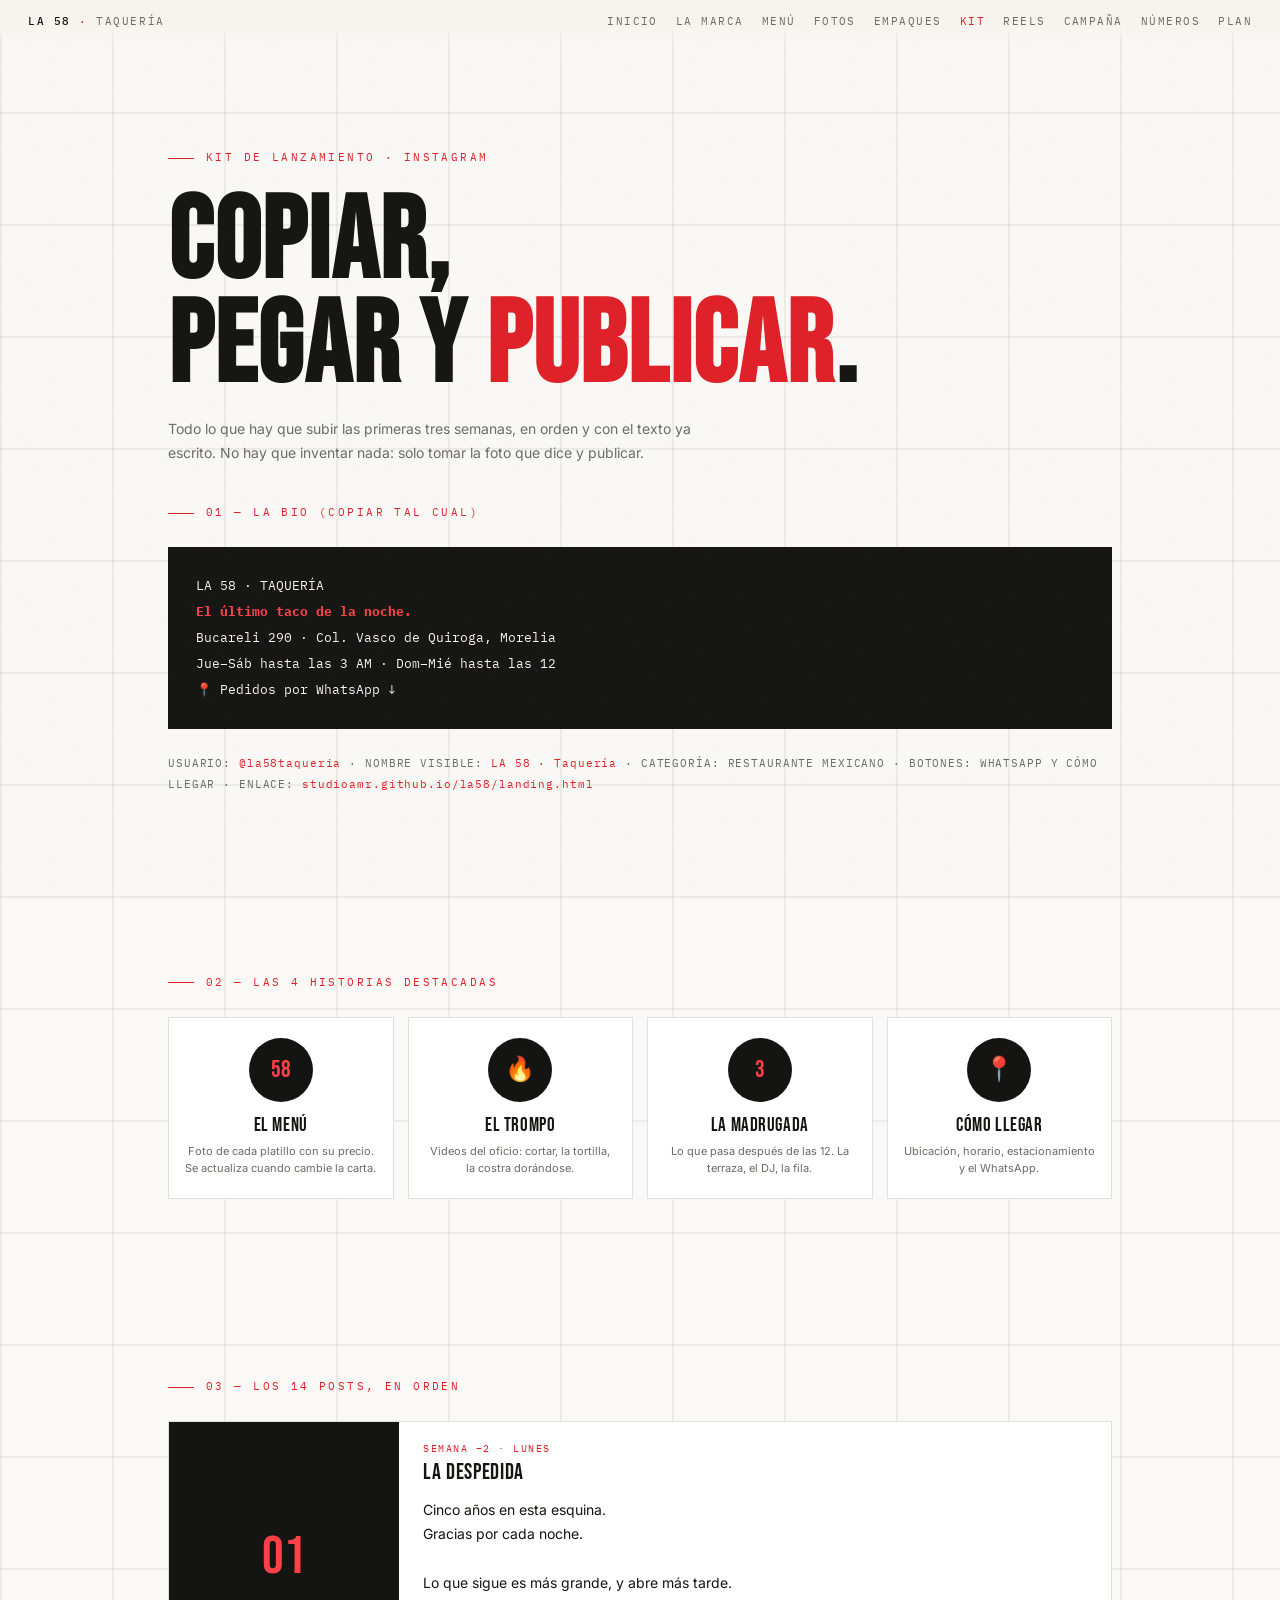
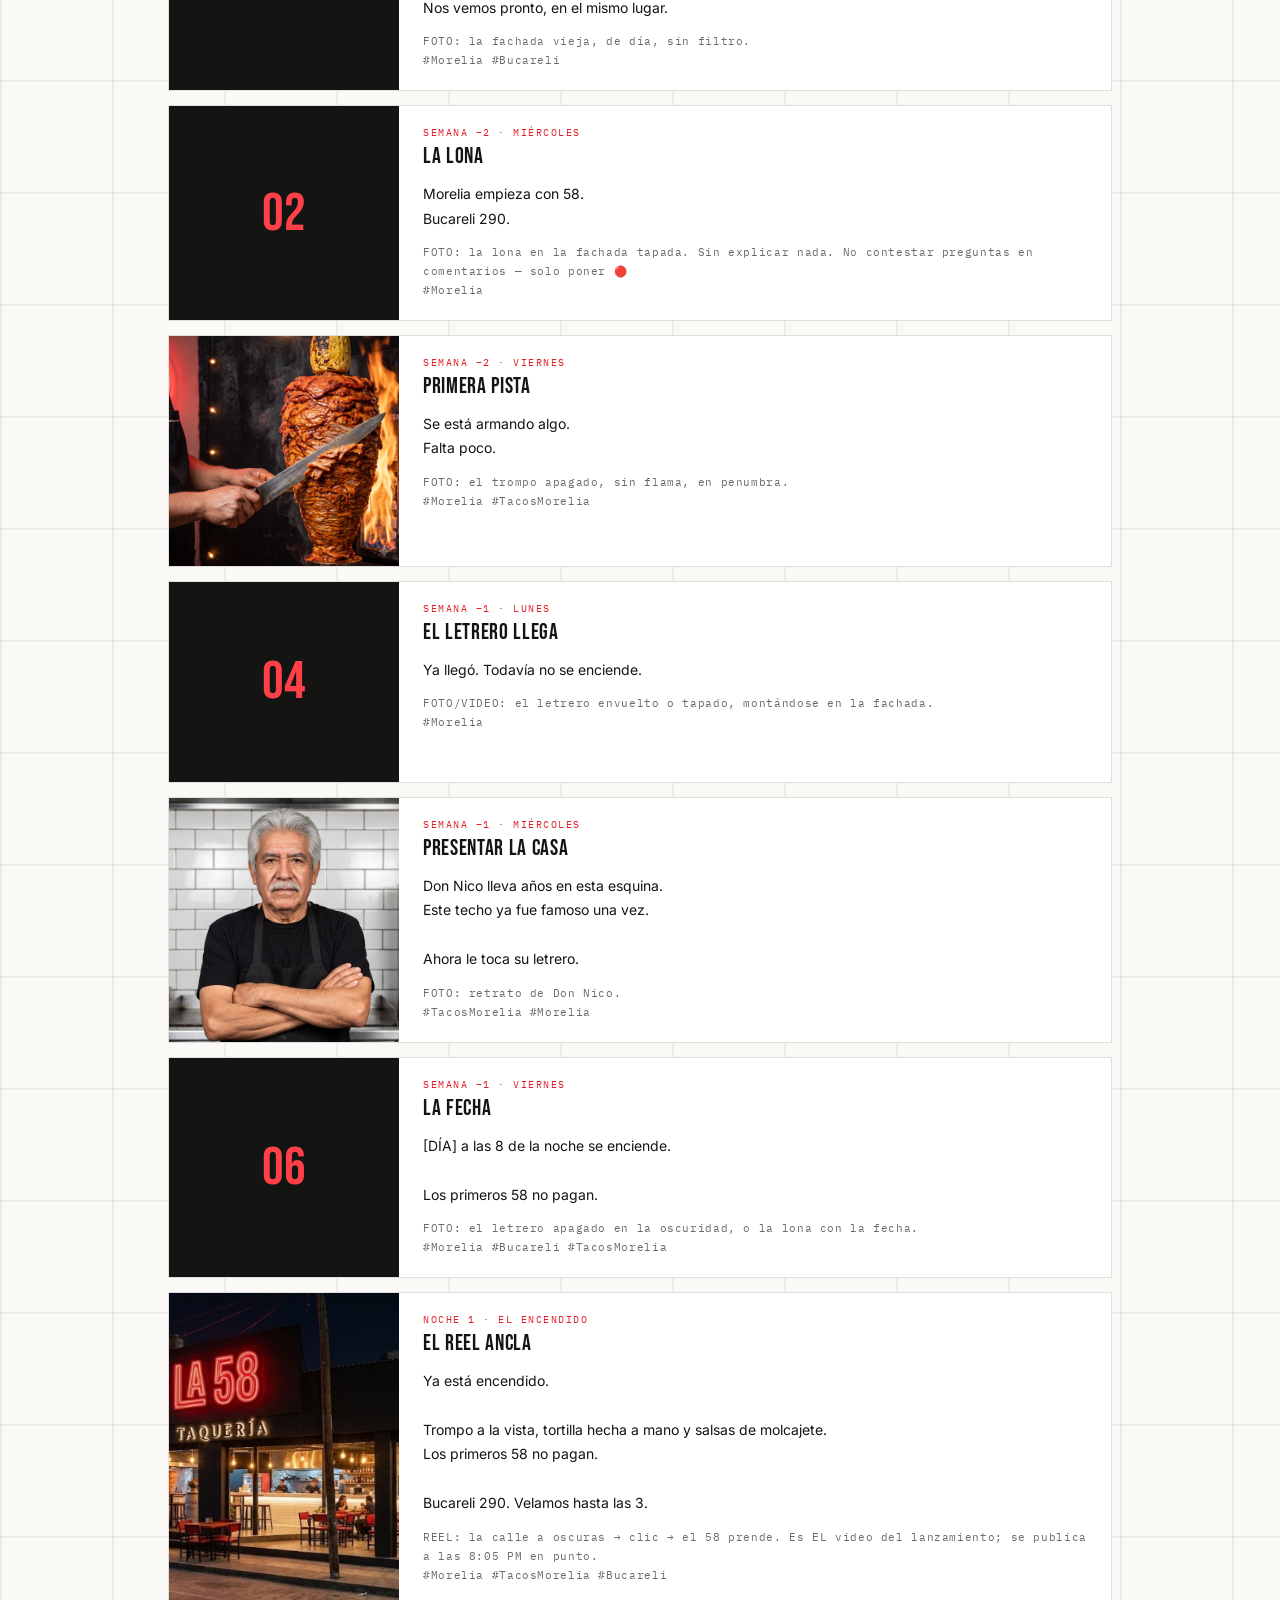
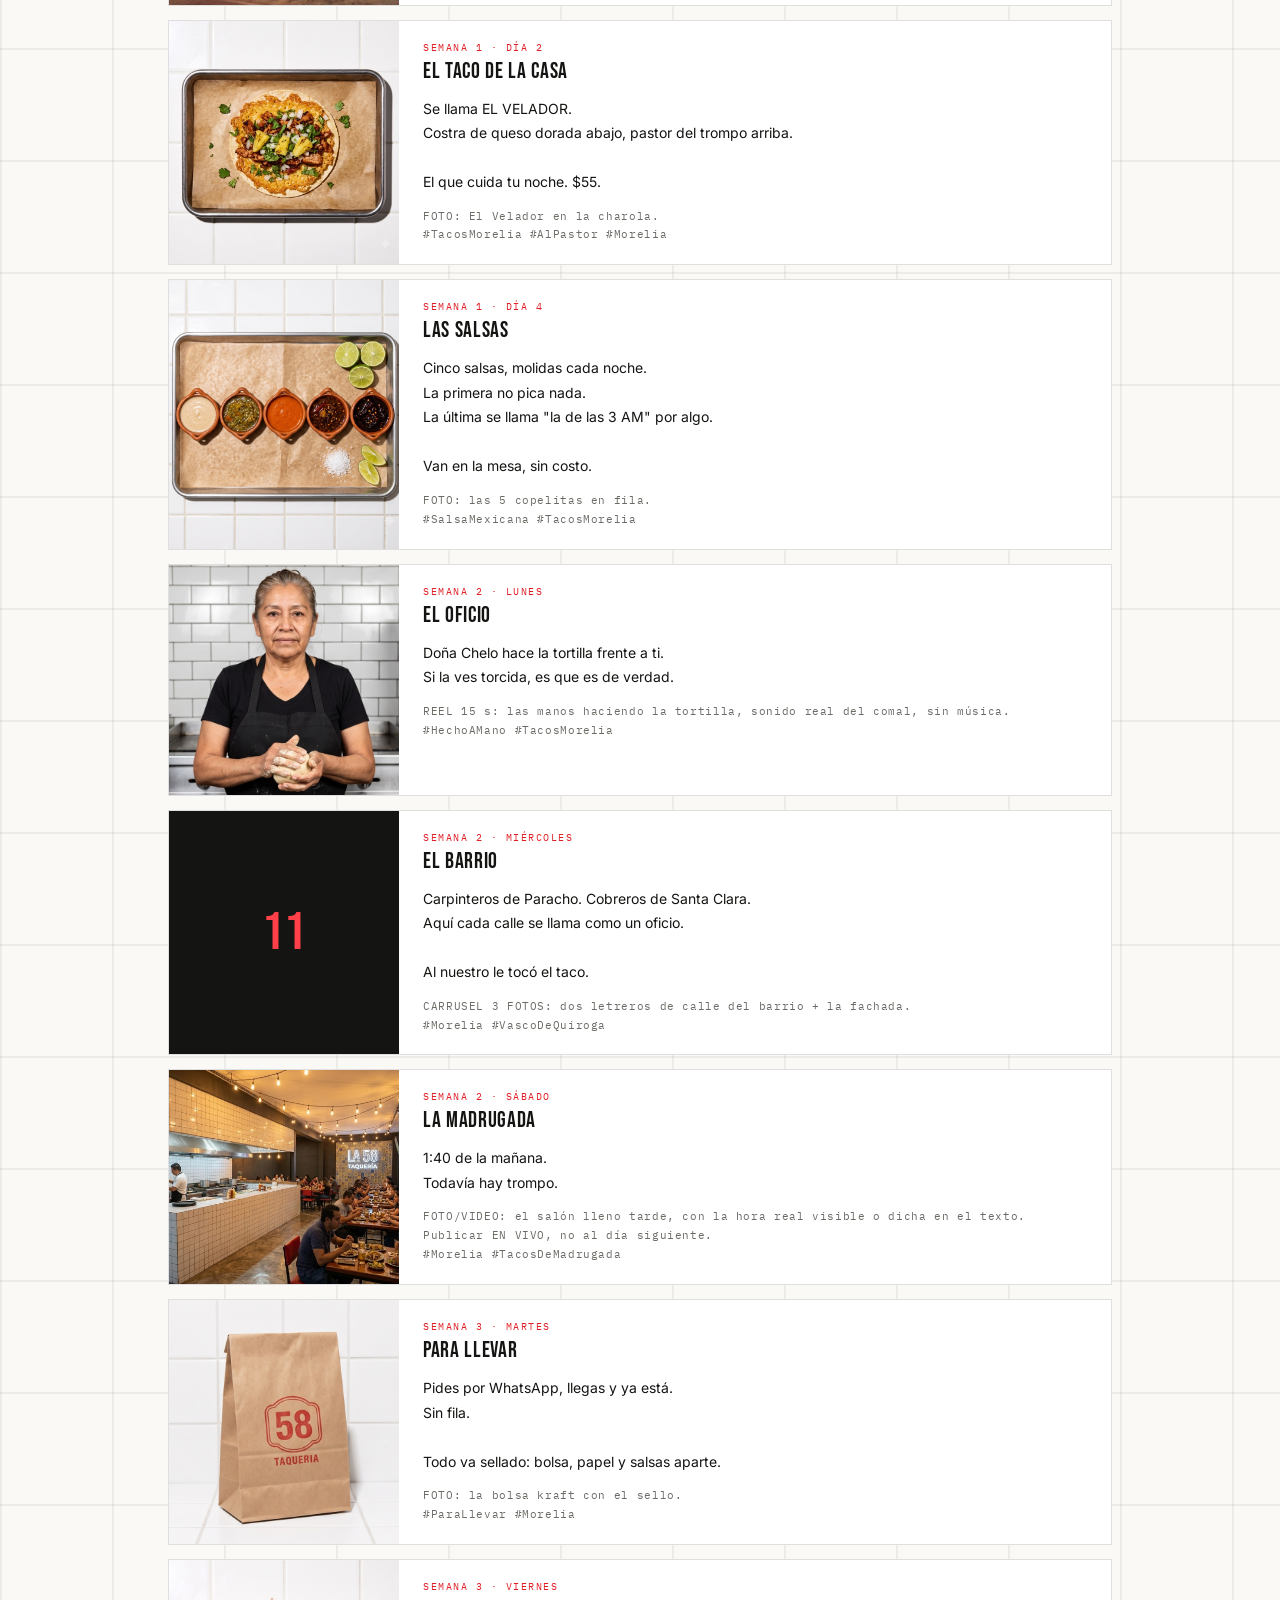
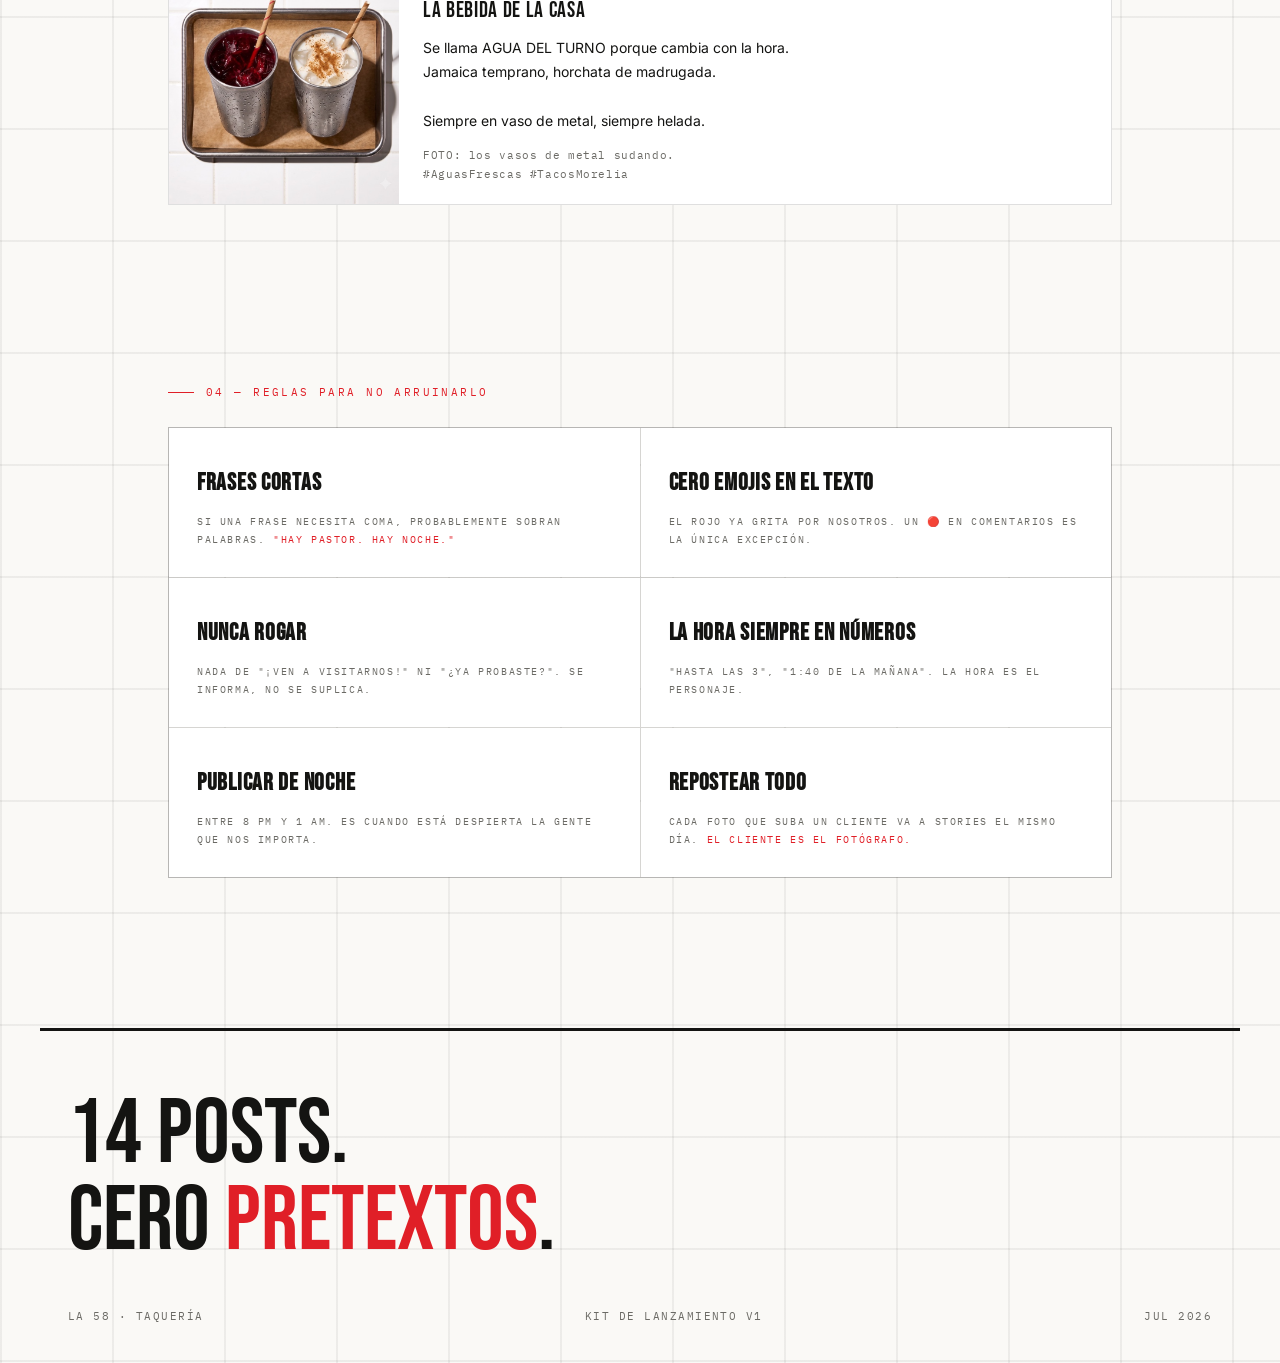
<file: kit-lanzamiento.html>
<!DOCTYPE html>
<html lang="es-MX">
<head>
<meta charset="UTF-8">
<meta name="viewport" content="width=device-width,initial-scale=1">
<title>LA 58 · Kit de lanzamiento — 14 posts listos</title>
<link rel="preconnect" href="https://fonts.googleapis.com">
<link rel="preconnect" href="https://fonts.gstatic.com" crossorigin>
<link href="https://fonts.googleapis.com/css2?family=Bebas+Neue&family=IBM+Plex+Mono:wght@400;500&family=Inter:wght@400;500;600&display=swap" rel="stylesheet">
<link rel="icon" href="data:image/svg+xml,%3Csvg xmlns=%27http://www.w3.org/2000/svg%27 viewBox=%270 0 64 64%27%3E%3Crect width=%2764%27 height=%2764%27 rx=%2712%27 fill=%27%230B0B0D%27/%3E%3Crect x=%274%27 y=%274%27 width=%2756%27 height=%2756%27 rx=%279%27 fill=%27none%27 stroke=%27%23FF2B33%27 stroke-width=%273%27/%3E%3Ctext x=%2732%27 y=%2745%27 font-family=%27Arial Black,Arial%27 font-size=%2728%27 font-weight=%27900%27 fill=%27%23FF2B33%27 text-anchor=%27middle%27%3E58%3C/text%3E%3C/svg%3E">
<link rel="stylesheet" href="brand.css">
<style>
  section{max-width:1000px}
  .bio{background:var(--azulejo);color:#F7F5EF;padding:26px 28px;font-family:'IBM Plex Mono',monospace;font-size:13px;line-height:2;white-space:pre-line}
  .bio b{color:#FF4048}
  .post{background:#fff;border:1.5px solid rgba(11,11,13,.13);display:grid;grid-template-columns:230px 1fr;gap:0;margin-top:14px;overflow:hidden}
  .post img{width:100%;height:100%;object-fit:cover;display:block;min-height:200px}
  .post .noimg{background:var(--azulejo);display:flex;align-items:center;justify-content:center;color:#FF4048;
    font-family:'Bebas Neue',sans-serif;font-size:54px;min-height:200px}
  .post .body{padding:20px 24px}
  .post .dia{font-family:'IBM Plex Mono',monospace;font-size:9.5px;letter-spacing:.16em;color:var(--rojo);text-transform:uppercase}
  .post .tipo{font-family:'Bebas Neue',sans-serif;font-size:22px;text-transform:uppercase;letter-spacing:.03em;margin-top:4px}
  .post .cap{font-size:14px;line-height:1.75;margin-top:12px;white-space:pre-line}
  .post .ht{font-family:'IBM Plex Mono',monospace;font-size:10.5px;color:var(--humo);margin-top:12px;letter-spacing:.06em;line-height:1.8}
  .hl{display:grid;grid-template-columns:repeat(4,1fr);gap:14px;margin-top:20px}
  .hcard{background:#fff;border:1.5px solid rgba(11,11,13,.13);padding:20px 16px;text-align:center}
  .hcard .c{width:64px;height:64px;border-radius:50%;background:var(--azulejo);margin:0 auto 12px;display:flex;align-items:center;justify-content:center;
    font-family:'Bebas Neue',sans-serif;font-size:24px;color:#FF4048}
  .hcard .n{font-family:'Bebas Neue',sans-serif;font-size:19px;text-transform:uppercase;letter-spacing:.03em}
  .hcard .d{font-size:11px;color:var(--humo);line-height:1.6;margin-top:6px}
  @media(max-width:760px){.post{grid-template-columns:1fr}.hl{grid-template-columns:1fr 1fr}}
</style>
</head>
<body>

<div class="topbar">
  <div><b>LA 58</b> <span class="dot">·</span> TAQUERÍA</div>
  <nav class="nav">
    <a href="landing.html">Inicio</a>
    <a href="index.html">La marca</a>
    <a href="menu-mesa.html">Menú</a>
    <a href="fotos.html">Fotos</a>
    <a href="empaques.html">Empaques</a>
    <a href="kit-lanzamiento.html" class="on">Kit</a>
    <a href="reels.html">Reels</a>
    <a href="campana.html">Campaña</a>
    <a href="numeros.html">Números</a>
    <a href="plan.html">Plan</a>
  </nav>
</div>

<section class="page-head">
  <div class="label">Kit de lanzamiento · Instagram</div>
  <h1 class="display">COPIAR,<br>PEGAR Y <span class="neon">PUBLICAR</span>.</h1>
  <p class="sub">Todo lo que hay que subir las primeras tres semanas, en orden y con el texto ya escrito.
  No hay que inventar nada: solo tomar la foto que dice y publicar.</p>
</section>

<!-- BIO -->
<section style="padding-top:10px">
  <div class="label">01 — La bio (copiar tal cual)</div>
  <div class="bio">LA 58 · TAQUERÍA
<b>El último taco de la noche.</b>
Bucareli 290 · Col. Vasco de Quiroga, Morelia
Jue–Sáb hasta las 3 AM · Dom–Mié hasta las 12
📍 Pedidos por WhatsApp ↓</div>
  <p class="note">USUARIO: <em>@la58taqueria</em> · NOMBRE VISIBLE: <em>LA 58 · Taquería</em> · CATEGORÍA: RESTAURANTE MEXICANO ·
  BOTONES: WHATSAPP Y CÓMO LLEGAR · ENLACE: <em>studioamr.github.io/la58/landing.html</em></p>
</section>

<!-- HIGHLIGHTS -->
<section>
  <div class="label">02 — Las 4 historias destacadas</div>
  <div class="hl">
    <div class="hcard"><div class="c">58</div><div class="n">El menú</div><div class="d">Foto de cada platillo con su precio. Se actualiza cuando cambie la carta.</div></div>
    <div class="hcard"><div class="c">🔥</div><div class="n">El trompo</div><div class="d">Videos del oficio: cortar, la tortilla, la costra dorándose.</div></div>
    <div class="hcard"><div class="c">3</div><div class="n">La madrugada</div><div class="d">Lo que pasa después de las 12. La terraza, el DJ, la fila.</div></div>
    <div class="hcard"><div class="c">📍</div><div class="n">Cómo llegar</div><div class="d">Ubicación, horario, estacionamiento y el WhatsApp.</div></div>
  </div>
</section>

<!-- LOS 14 POSTS -->
<section>
  <div class="label">03 — Los 14 posts, en orden</div>

  <div class="post">
    <div class="noimg">01</div>
    <div class="body">
      <div class="dia">SEMANA −2 · LUNES</div><div class="tipo">La despedida</div>
      <div class="cap">Cinco años en esta esquina.
Gracias por cada noche.

Lo que sigue es más grande, y abre más tarde.
Nos vemos pronto, en el mismo lugar.</div>
      <div class="ht">FOTO: la fachada vieja, de día, sin filtro.<br>#Morelia #Bucareli</div>
    </div>
  </div>

  <div class="post">
    <div class="noimg">02</div>
    <div class="body">
      <div class="dia">SEMANA −2 · MIÉRCOLES</div><div class="tipo">La lona</div>
      <div class="cap">Morelia empieza con 58.
Bucareli 290.</div>
      <div class="ht">FOTO: la lona en la fachada tapada. Sin explicar nada. No contestar preguntas en comentarios — solo poner 🔴<br>#Morelia</div>
    </div>
  </div>

  <div class="post">
    <img src="fotos/web/04-el-trompo.jpg" alt="El trompo" loading="lazy">
    <div class="body">
      <div class="dia">SEMANA −2 · VIERNES</div><div class="tipo">Primera pista</div>
      <div class="cap">Se está armando algo.
Falta poco.</div>
      <div class="ht">FOTO: el trompo apagado, sin flama, en penumbra.<br>#Morelia #TacosMorelia</div>
    </div>
  </div>

  <div class="post">
    <div class="noimg">04</div>
    <div class="body">
      <div class="dia">SEMANA −1 · LUNES</div><div class="tipo">El letrero llega</div>
      <div class="cap">Ya llegó. Todavía no se enciende.</div>
      <div class="ht">FOTO/VIDEO: el letrero envuelto o tapado, montándose en la fachada.<br>#Morelia</div>
    </div>
  </div>

  <div class="post">
    <img src="fotos/equipo/web/nico.jpg" alt="Don Nico" loading="lazy">
    <div class="body">
      <div class="dia">SEMANA −1 · MIÉRCOLES</div><div class="tipo">Presentar la casa</div>
      <div class="cap">Don Nico lleva años en esta esquina.
Este techo ya fue famoso una vez.

Ahora le toca su letrero.</div>
      <div class="ht">FOTO: retrato de Don Nico.<br>#TacosMorelia #Morelia</div>
    </div>
  </div>

  <div class="post">
    <div class="noimg">06</div>
    <div class="body">
      <div class="dia">SEMANA −1 · VIERNES</div><div class="tipo">La fecha</div>
      <div class="cap">[DÍA] a las 8 de la noche se enciende.

Los primeros 58 no pagan.</div>
      <div class="ht">FOTO: el letrero apagado en la oscuridad, o la lona con la fecha.<br>#Morelia #Bucareli #TacosMorelia</div>
    </div>
  </div>

  <div class="post">
    <img src="fotos/web/05-fachada.jpg" alt="La fachada encendida" loading="lazy">
    <div class="body">
      <div class="dia">NOCHE 1 · EL ENCENDIDO</div><div class="tipo">El reel ancla</div>
      <div class="cap">Ya está encendido.

Trompo a la vista, tortilla hecha a mano y salsas de molcajete.
Los primeros 58 no pagan.

Bucareli 290. Velamos hasta las 3.</div>
      <div class="ht">REEL: la calle a oscuras → clic → el 58 prende. Es EL video del lanzamiento; se publica a las 8:05 PM en punto.<br>#Morelia #TacosMorelia #Bucareli</div>
    </div>
  </div>

  <div class="post">
    <img src="fotos/menu/web/p-velador.jpg" alt="El Velador" loading="lazy">
    <div class="body">
      <div class="dia">SEMANA 1 · DÍA 2</div><div class="tipo">El taco de la casa</div>
      <div class="cap">Se llama EL VELADOR.
Costra de queso dorada abajo, pastor del trompo arriba.

El que cuida tu noche. $55.</div>
      <div class="ht">FOTO: El Velador en la charola.<br>#TacosMorelia #AlPastor #Morelia</div>
    </div>
  </div>

  <div class="post">
    <img src="fotos/empaques/web/salsas.jpg" alt="Las cinco salsas" loading="lazy">
    <div class="body">
      <div class="dia">SEMANA 1 · DÍA 4</div><div class="tipo">Las salsas</div>
      <div class="cap">Cinco salsas, molidas cada noche.
La primera no pica nada.
La última se llama "la de las 3 AM" por algo.

Van en la mesa, sin costo.</div>
      <div class="ht">FOTO: las 5 copelitas en fila.<br>#SalsaMexicana #TacosMorelia</div>
    </div>
  </div>

  <div class="post">
    <img src="fotos/equipo/web/chelo.jpg" alt="Doña Chelo" loading="lazy">
    <div class="body">
      <div class="dia">SEMANA 2 · LUNES</div><div class="tipo">El oficio</div>
      <div class="cap">Doña Chelo hace la tortilla frente a ti.
Si la ves torcida, es que es de verdad.</div>
      <div class="ht">REEL 15 s: las manos haciendo la tortilla, sonido real del comal, sin música.<br>#HechoAMano #TacosMorelia</div>
    </div>
  </div>

  <div class="post">
    <div class="noimg">11</div>
    <div class="body">
      <div class="dia">SEMANA 2 · MIÉRCOLES</div><div class="tipo">El barrio</div>
      <div class="cap">Carpinteros de Paracho. Cobreros de Santa Clara.
Aquí cada calle se llama como un oficio.

Al nuestro le tocó el taco.</div>
      <div class="ht">CARRUSEL 3 FOTOS: dos letreros de calle del barrio + la fachada.<br>#Morelia #VascoDeQuiroga</div>
    </div>
  </div>

  <div class="post">
    <img src="fotos/web/10-interior-mesas.jpg" alt="La terraza llena" loading="lazy">
    <div class="body">
      <div class="dia">SEMANA 2 · SÁBADO</div><div class="tipo">La madrugada</div>
      <div class="cap">1:40 de la mañana.
Todavía hay trompo.</div>
      <div class="ht">FOTO/VIDEO: el salón lleno tarde, con la hora real visible o dicha en el texto. Publicar EN VIVO, no al día siguiente.<br>#Morelia #TacosDeMadrugada</div>
    </div>
  </div>

  <div class="post">
    <img src="fotos/empaques/web/bolsa.jpg" alt="La bolsa para llevar" loading="lazy">
    <div class="body">
      <div class="dia">SEMANA 3 · MARTES</div><div class="tipo">Para llevar</div>
      <div class="cap">Pides por WhatsApp, llegas y ya está.
Sin fila.

Todo va sellado: bolsa, papel y salsas aparte.</div>
      <div class="ht">FOTO: la bolsa kraft con el sello.<br>#ParaLlevar #Morelia</div>
    </div>
  </div>

  <div class="post">
    <img src="fotos/menu/web/p-aguas.jpg" alt="Agua del Turno" loading="lazy">
    <div class="body">
      <div class="dia">SEMANA 3 · VIERNES</div><div class="tipo">La bebida de la casa</div>
      <div class="cap">Se llama AGUA DEL TURNO porque cambia con la hora.
Jamaica temprano, horchata de madrugada.

Siempre en vaso de metal, siempre helada.</div>
      <div class="ht">FOTO: los vasos de metal sudando.<br>#AguasFrescas #TacosMorelia</div>
    </div>
  </div>
</section>

<!-- REGLAS -->
<section>
  <div class="label">04 — Reglas para no arruinarlo</div>
  <div class="grid-2">
    <div class="cell"><h3>Frases cortas</h3><div class="cap">Si una frase necesita coma, probablemente sobran palabras. <em>"Hay pastor. Hay noche."</em></div></div>
    <div class="cell"><h3>Cero emojis en el texto</h3><div class="cap">El rojo ya grita por nosotros. Un 🔴 en comentarios es la única excepción.</div></div>
    <div class="cell"><h3>Nunca rogar</h3><div class="cap">Nada de "¡ven a visitarnos!" ni "¿ya probaste?". Se informa, no se suplica.</div></div>
    <div class="cell"><h3>La hora siempre en números</h3><div class="cap">"Hasta las 3", "1:40 de la mañana". La hora es el personaje.</div></div>
    <div class="cell"><h3>Publicar de noche</h3><div class="cap">Entre 8 PM y 1 AM. Es cuando está despierta la gente que nos importa.</div></div>
    <div class="cell"><h3>Repostear todo</h3><div class="cap">Cada foto que suba un cliente va a stories el mismo día. <em>El cliente es el fotógrafo.</em></div></div>
  </div>
</section>

<footer>
  <div class="big">14 POSTS.<br>CERO <span class="neon">PRETEXTOS</span>.</div>
  <div class="foot-meta">
    <div>LA 58 · TAQUERÍA</div>
    <div>KIT DE LANZAMIENTO V1</div>
    <div>JUL 2026</div>
  </div>
</footer>

</body>
</html>
</file>
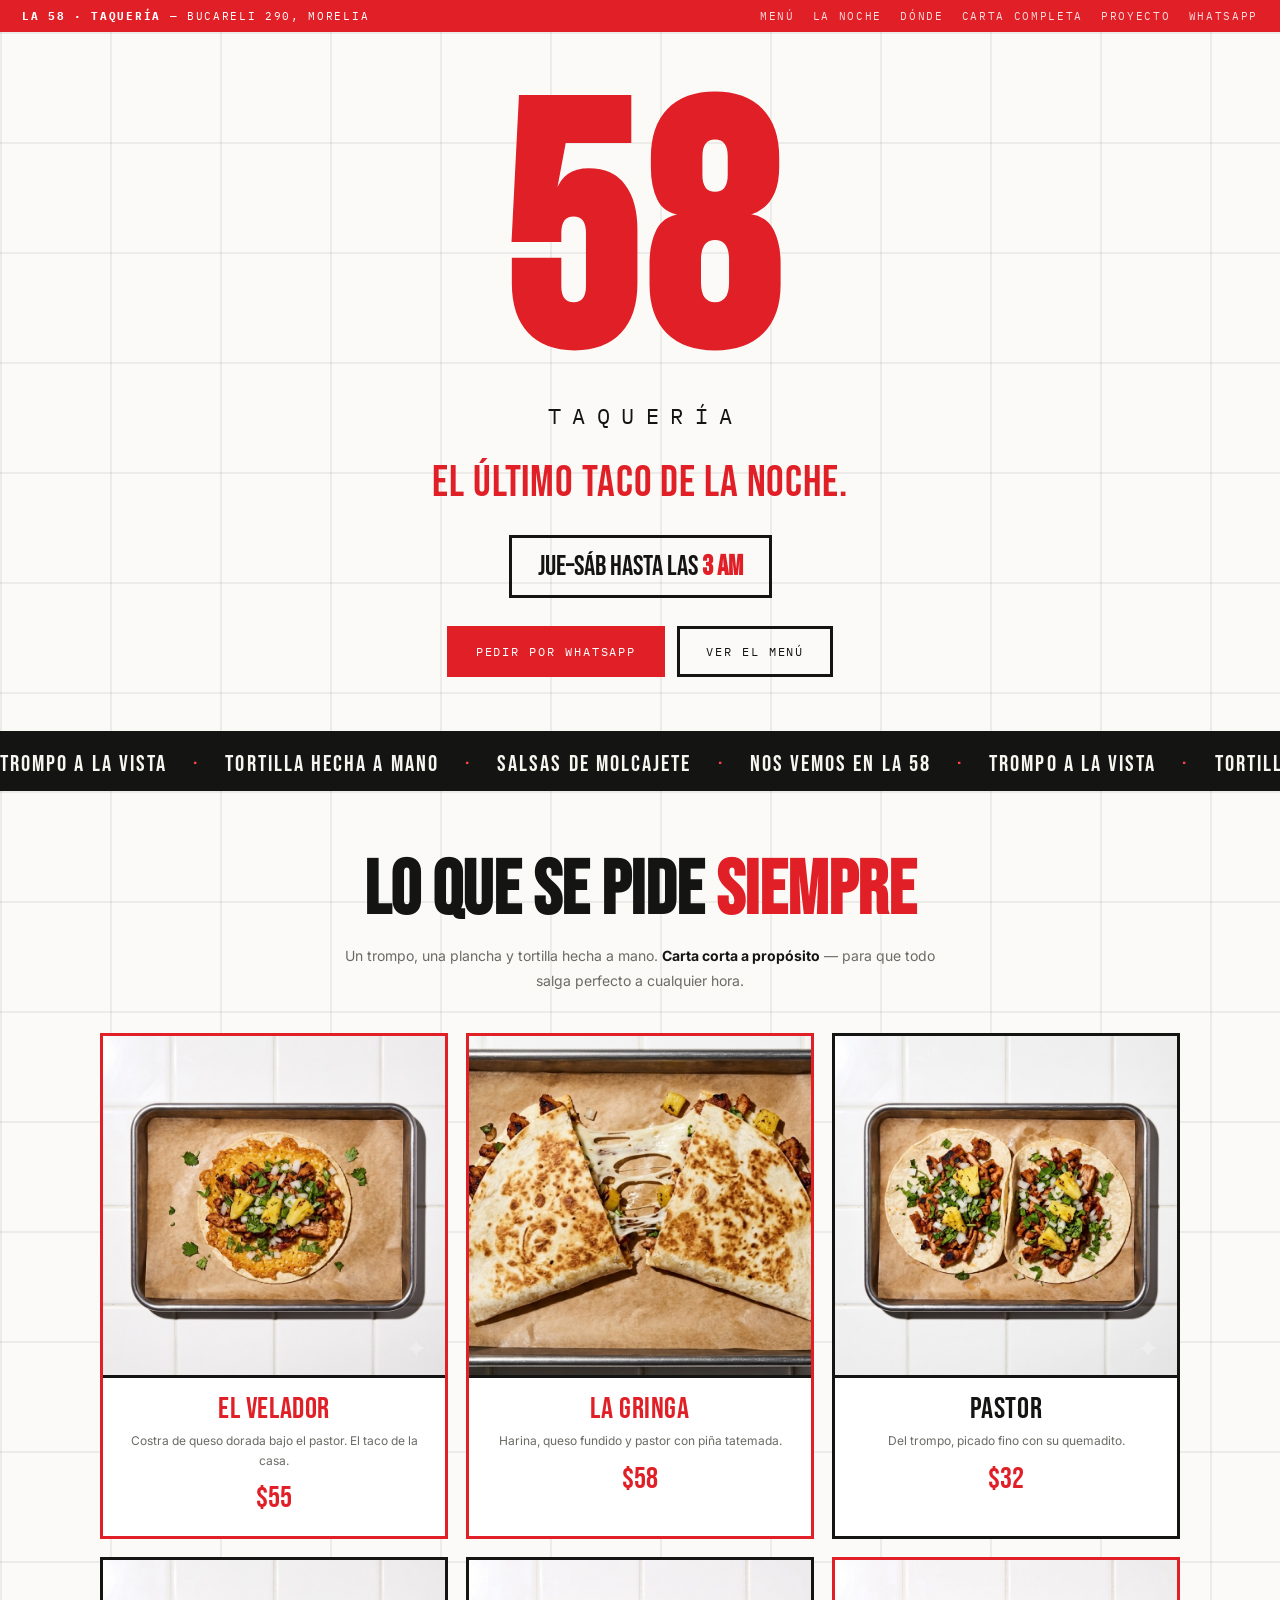
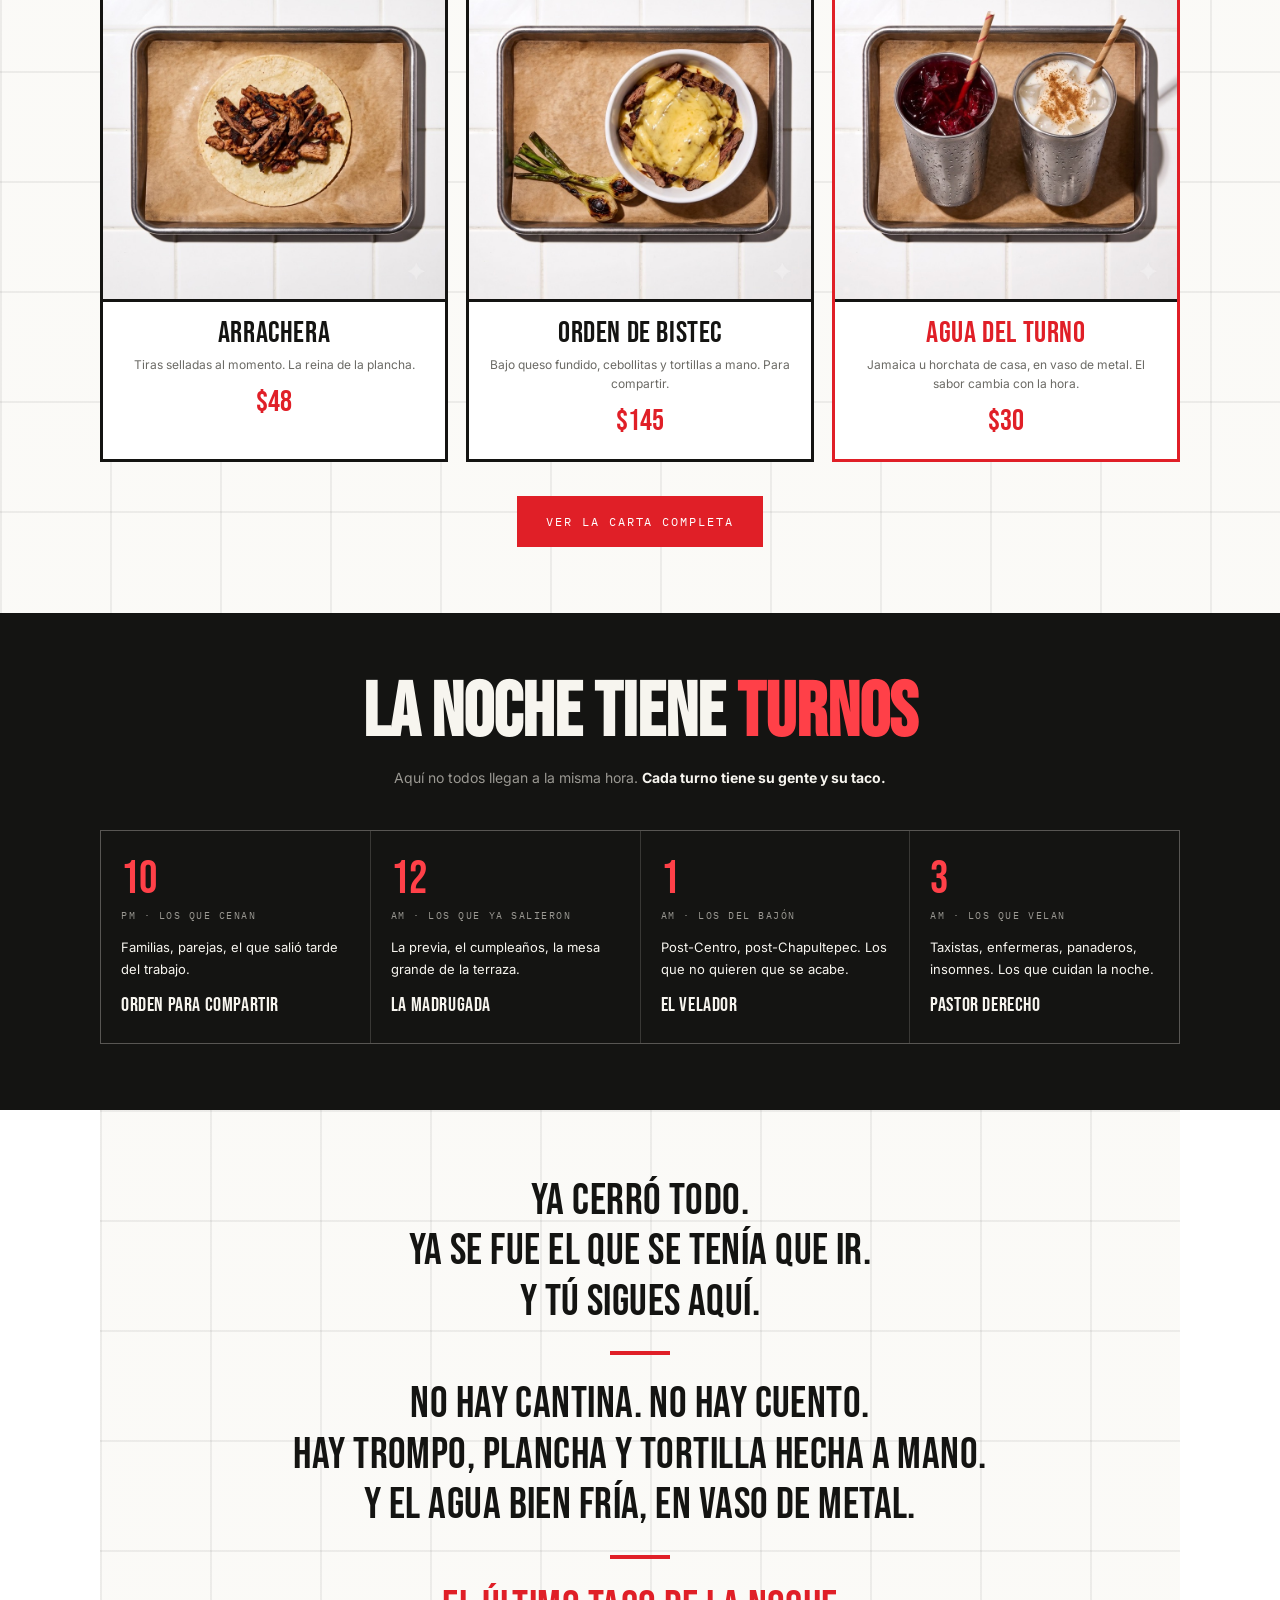
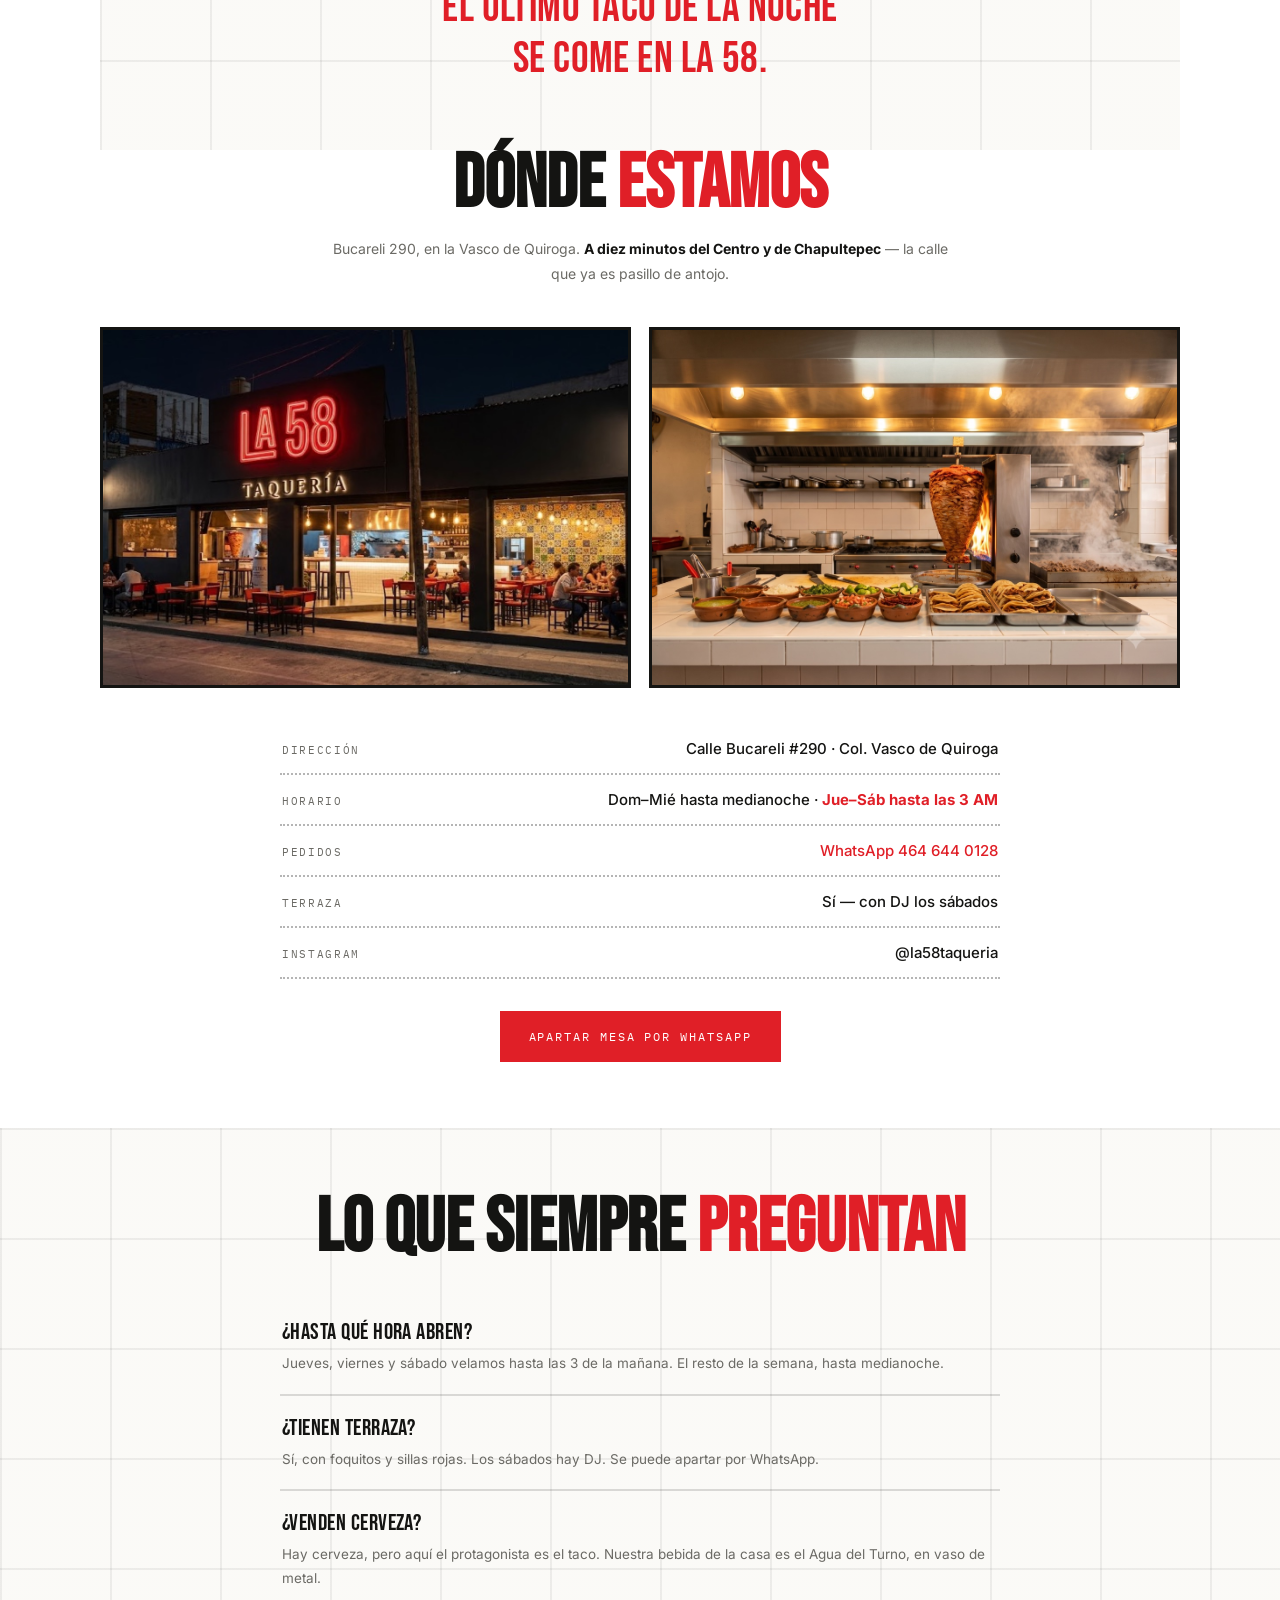
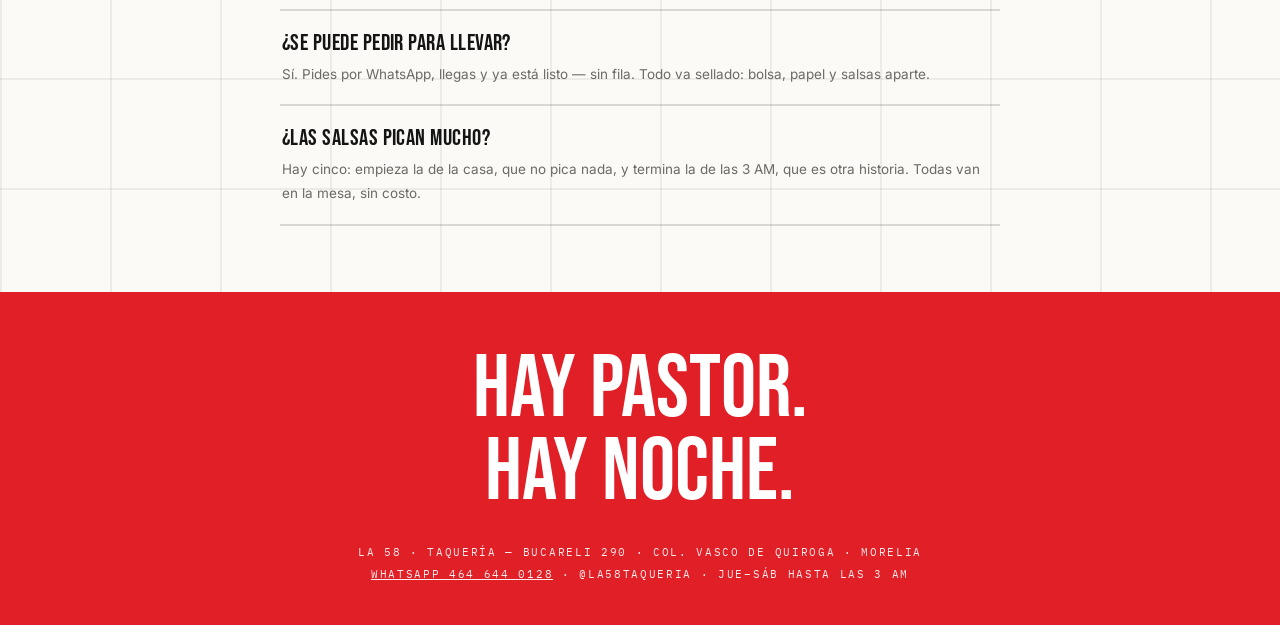
<file: landing.html>
<!DOCTYPE html>
<html lang="es-MX">
<head>
<meta charset="UTF-8">
<meta name="viewport" content="width=device-width,initial-scale=1">
<title>LA 58 · TAQUERÍA — Bucareli 290, Morelia · Hasta las 3 AM</title>
<meta name="description" content="Taquería nocturna en Bucareli 290, Morelia. Trompo a la vista, tortilla hecha a mano. Jueves a sábado hasta las 3 AM.">
<link rel="preconnect" href="https://fonts.googleapis.com">
<link rel="preconnect" href="https://fonts.gstatic.com" crossorigin>
<link href="https://fonts.googleapis.com/css2?family=Bebas+Neue&family=IBM+Plex+Mono:wght@400;500&family=Inter:wght@400;500;600;700&display=swap" rel="stylesheet">
<link rel="icon" href="data:image/svg+xml,%3Csvg xmlns=%27http://www.w3.org/2000/svg%27 viewBox=%270 0 64 64%27%3E%3Crect width=%2764%27 height=%2764%27 rx=%2712%27 fill=%27%230B0B0D%27/%3E%3Crect x=%274%27 y=%274%27 width=%2756%27 height=%2756%27 rx=%279%27 fill=%27none%27 stroke=%27%23FF2B33%27 stroke-width=%273%27/%3E%3Ctext x=%2732%27 y=%2745%27 font-family=%27Arial Black,Arial%27 font-size=%2728%27 font-weight=%27900%27 fill=%27%23FF2B33%27 text-anchor=%27middle%27%3E58%3C/text%3E%3C/svg%3E">
<style>
  :root{--rojo:#E01F27;--tinta:#141412;--hueso:#F7F5EF;--humo:#6b6a65}
  *{margin:0;padding:0;box-sizing:border-box}
  html{scroll-behavior:smooth}
  body{font-family:'Inter',sans-serif;color:var(--tinta);background:#fff;-webkit-font-smoothing:antialiased;overflow-x:hidden}
  .display{font-family:'Bebas Neue',sans-serif;text-transform:uppercase;line-height:.88;letter-spacing:.015em}
  .mono{font-family:'IBM Plex Mono',monospace}
  /* fondo de azulejo */
  .azulejo{background-color:#F4F2EC;
    background-image:linear-gradient(rgba(11,11,13,.06) 2px,transparent 2px),linear-gradient(90deg,rgba(11,11,13,.06) 2px,transparent 2px),linear-gradient(rgba(255,255,255,.6),rgba(255,255,255,.6));
    background-size:110px 110px,110px 110px,auto}

  /* BARRA SUPERIOR ROJA */
  .top{background:var(--rojo);color:#fff;display:flex;justify-content:space-between;align-items:center;gap:12px;padding:9px 22px;
    font-family:'IBM Plex Mono',monospace;font-size:10.5px;letter-spacing:.16em;text-transform:uppercase;position:sticky;top:0;z-index:99;flex-wrap:wrap}
  .top a{color:#fff;text-decoration:none}
  .top .n{display:flex;gap:18px;flex-wrap:wrap}
  .top .n a{opacity:.85}
  .top .n a:hover{opacity:1}

  /* HERO */
  .hero{text-align:center;padding:64px 22px 54px;border-bottom:6px solid var(--tinta)}
  .sello{width:clamp(130px,20vw,190px);margin:0 auto 26px;display:block}
  .hero h1{font-size:clamp(150px,32vw,340px)}
  .hero h1 span{color:var(--rojo)}
  .hero .taq{font-family:'IBM Plex Mono',monospace;font-size:clamp(13px,2.6vw,22px);letter-spacing:.52em;margin-right:-.52em;margin-top:6px;text-transform:uppercase}
  .hero .lema{font-family:'Bebas Neue',sans-serif;font-size:clamp(24px,4.5vw,44px);color:var(--rojo);margin-top:26px;text-transform:uppercase;letter-spacing:.02em}
  .hero .abre{display:inline-block;border:3px solid var(--tinta);padding:12px 26px;margin-top:26px;font-family:'Bebas Neue',sans-serif;font-size:clamp(18px,3vw,28px);text-transform:uppercase}
  .hero .abre b{color:var(--rojo)}
  .cta{display:flex;gap:12px;justify-content:center;flex-wrap:wrap;margin-top:28px}
  .btn{background:var(--rojo);color:#fff;text-decoration:none;font-family:'IBM Plex Mono',monospace;font-size:12px;letter-spacing:.16em;text-transform:uppercase;padding:15px 26px;display:inline-block;border:3px solid var(--rojo);transition:.15s}
  .btn:hover{background:var(--tinta);border-color:var(--tinta)}
  .btn.gh{background:transparent;color:var(--tinta);border-color:var(--tinta)}
  .btn.gh:hover{background:var(--tinta);color:#fff}

  /* MARQUEE */
  .mq{background:var(--tinta);color:var(--hueso);overflow:hidden;padding:13px 0;white-space:nowrap}
  .mq-in{display:inline-block;animation:mq 24s linear infinite;font-family:'Bebas Neue',sans-serif;font-size:23px;letter-spacing:.09em;text-transform:uppercase}
  .mq-in em{color:#FF4048;font-style:normal;margin:0 20px}
  @keyframes mq{from{transform:translateX(0)}to{transform:translateX(-50%)}}

  /* SECCIONES */
  .sec{max-width:1080px;margin:0 auto;padding:66px 22px}
  .sec-t{font-family:'Bebas Neue',sans-serif;font-size:clamp(38px,7vw,76px);text-transform:uppercase;line-height:.92;text-align:center}
  .sec-t span{color:var(--rojo)}
  .sec-s{text-align:center;color:var(--humo);font-size:14px;line-height:1.8;max-width:620px;margin:16px auto 0}
  .sec-s b{color:var(--tinta)}

  /* PLATILLOS */
  .platos{display:grid;grid-template-columns:repeat(3,1fr);gap:18px;margin-top:40px}
  .plato{background:#fff;border:3px solid var(--tinta);overflow:hidden}
  .plato img{width:100%;aspect-ratio:1;object-fit:cover;display:block;border-bottom:3px solid var(--tinta)}
  .plato .pb{padding:16px 18px 20px;text-align:center}
  .plato .pn{font-family:'Bebas Neue',sans-serif;font-size:30px;text-transform:uppercase;letter-spacing:.02em;line-height:1}
  .plato .pd{font-size:12px;color:var(--humo);line-height:1.6;margin-top:7px}
  .plato .pp{font-family:'Bebas Neue',sans-serif;font-size:30px;color:var(--rojo);margin-top:10px}
  .plato.star{border-color:var(--rojo)}
  .plato.star .pn{color:var(--rojo)}

  /* TURNOS (banda oscura) */
  .turnos-wrap{background:var(--tinta);color:var(--hueso);padding:66px 22px}
  .turnos-wrap .sec-t{color:var(--hueso)}
  .turnos-wrap .sec-s{color:#9a9892}
  .turnos-wrap .sec-s b{color:var(--hueso)}
  .turnos{display:grid;grid-template-columns:repeat(4,1fr);gap:1px;background:rgba(244,241,232,.16);border:1px solid rgba(244,241,232,.16);margin-top:40px;max-width:1080px;margin-left:auto;margin-right:auto}
  .turno{background:var(--tinta);padding:26px 20px}
  .turno .h{font-family:'Bebas Neue',sans-serif;font-size:46px;color:#FF4048;line-height:1}
  .turno .n{font-family:'IBM Plex Mono',monospace;font-size:9.5px;letter-spacing:.16em;text-transform:uppercase;color:#9a9892;margin-top:6px}
  .turno .q{font-size:13px;line-height:1.7;margin-top:14px}
  .turno .t{font-family:'Bebas Neue',sans-serif;font-size:20px;text-transform:uppercase;margin-top:12px;letter-spacing:.03em}

  /* MANIFIESTO */
  .manif{text-align:center;max-width:720px;margin:0 auto}
  .manif p{font-family:'Bebas Neue',sans-serif;font-size:clamp(26px,4.4vw,44px);text-transform:uppercase;line-height:1.15;letter-spacing:.01em}
  .manif p.rojo{color:var(--rojo)}
  .manif .sep{width:60px;height:4px;background:var(--rojo);margin:24px auto}

  /* LOCAL */
  .local{display:grid;grid-template-columns:1fr 1fr;gap:18px;margin-top:40px}
  .local img{width:100%;height:100%;object-fit:cover;display:block;border:3px solid var(--tinta)}
  /* DATOS */
  .datos{max-width:720px;margin:36px auto 0}
  .dfila{display:flex;justify-content:space-between;gap:16px;border-bottom:2px dotted rgba(11,11,13,.3);padding:15px 2px;font-size:15px;align-items:baseline}
  .dfila .k{font-family:'IBM Plex Mono',monospace;font-size:10.5px;letter-spacing:.16em;text-transform:uppercase;color:var(--humo);white-space:nowrap}
  .dfila .v{text-align:right;font-weight:500}
  .dfila .v b{color:var(--rojo)}
  /* FAQ */
  .faq{max-width:720px;margin:36px auto 0}
  .fq{border-bottom:2px solid rgba(11,11,13,.14);padding:18px 2px}
  .fq .q{font-family:'Bebas Neue',sans-serif;font-size:23px;text-transform:uppercase;letter-spacing:.02em}
  .fq .a{font-size:13.5px;color:var(--humo);line-height:1.75;margin-top:6px}
  /* FOOTER */
  .foot{background:var(--rojo);color:#fff;text-align:center;padding:56px 22px 40px}
  .foot .big{font-family:'Bebas Neue',sans-serif;font-size:clamp(40px,8vw,88px);text-transform:uppercase;line-height:.95}
  .foot .meta{font-family:'IBM Plex Mono',monospace;font-size:10.5px;letter-spacing:.16em;text-transform:uppercase;margin-top:26px;line-height:2.1;opacity:.9}
  .foot a{color:#fff}
  @media(max-width:900px){.platos{grid-template-columns:1fr}.turnos{grid-template-columns:1fr 1fr}.local{grid-template-columns:1fr}}
</style>
</head>
<body>

<!-- BARRA -->
<div class="top">
  <div><b>LA 58 · TAQUERÍA</b> — BUCARELI 290, MORELIA</div>
  <nav class="n">
    <a href="#menu">Menú</a>
    <a href="#turnos">La noche</a>
    <a href="#donde">Dónde</a>
    <a href="menu-mesa.html">Carta completa</a>
    <a href="propuesta.html">Proyecto</a>
    <a href="https://wa.me/524646440128">WhatsApp</a>
  </nav>
</div>

<!-- HERO -->
<div class="hero azulejo">
  <h1 class="display"><span>58</span></h1>
  <div class="taq mono">TAQUERÍA</div>
  <div class="lema">El último taco de la noche.</div>
  <div class="abre">JUE–SÁB HASTA LAS <b>3 AM</b></div>
  <div class="cta">
    <a class="btn" href="https://wa.me/524646440128">PEDIR POR WHATSAPP</a>
    <a class="btn gh" href="menu-mesa.html">VER EL MENÚ</a>
  </div>
</div>

<div class="mq"><div class="mq-in">
  TROMPO A LA VISTA <em>·</em> TORTILLA HECHA A MANO <em>·</em> SALSAS DE MOLCAJETE <em>·</em> NOS VEMOS EN LA 58 <em>·</em>
  TROMPO A LA VISTA <em>·</em> TORTILLA HECHA A MANO <em>·</em> SALSAS DE MOLCAJETE <em>·</em> NOS VEMOS EN LA 58 <em>·</em>
</div></div>

<!-- MENÚ -->
<div class="sec azulejo" id="menu" style="max-width:none">
  <div style="max-width:1080px;margin:0 auto">
    <h2 class="sec-t">LO QUE SE PIDE <span>SIEMPRE</span></h2>
    <p class="sec-s">Un trompo, una plancha y tortilla hecha a mano. <b>Carta corta a propósito</b> — para que todo salga perfecto a cualquier hora.</p>
    <div class="platos">
      <div class="plato star">
        <img src="fotos/menu/web/p-velador.jpg" alt="El Velador">
        <div class="pb"><div class="pn">El Velador</div><div class="pd">Costra de queso dorada bajo el pastor. El taco de la casa.</div><div class="pp">$55</div></div>
      </div>
      <div class="plato star">
        <img src="fotos/menu/web/p-gringa.jpg" alt="La Gringa">
        <div class="pb"><div class="pn">La Gringa</div><div class="pd">Harina, queso fundido y pastor con piña tatemada.</div><div class="pp">$58</div></div>
      </div>
      <div class="plato">
        <img src="fotos/menu/web/p-pastor.jpg" alt="Pastor">
        <div class="pb"><div class="pn">Pastor</div><div class="pd">Del trompo, picado fino con su quemadito.</div><div class="pp">$32</div></div>
      </div>
      <div class="plato">
        <img src="fotos/menu/web/p-arrachera.jpg" alt="Arrachera">
        <div class="pb"><div class="pn">Arrachera</div><div class="pd">Tiras selladas al momento. La reina de la plancha.</div><div class="pp">$48</div></div>
      </div>
      <div class="plato">
        <img src="fotos/menu/web/p-orden-bistec.jpg" alt="Orden de bistec">
        <div class="pb"><div class="pn">Orden de bistec</div><div class="pd">Bajo queso fundido, cebollitas y tortillas a mano. Para compartir.</div><div class="pp">$145</div></div>
      </div>
      <div class="plato star">
        <img src="fotos/menu/web/p-aguas.jpg" alt="Agua del Turno">
        <div class="pb"><div class="pn">Agua del Turno</div><div class="pd">Jamaica u horchata de casa, en vaso de metal. El sabor cambia con la hora.</div><div class="pp">$30</div></div>
      </div>
    </div>
    <div style="text-align:center;margin-top:34px">
      <a class="btn" href="menu-mesa.html">VER LA CARTA COMPLETA</a>
    </div>
  </div>
</div>

<!-- LOS TURNOS -->
<div class="turnos-wrap" id="turnos">
  <h2 class="sec-t">LA NOCHE TIENE <span style="color:#FF4048">TURNOS</span></h2>
  <p class="sec-s">Aquí no todos llegan a la misma hora. <b>Cada turno tiene su gente y su taco.</b></p>
  <div class="turnos">
    <div class="turno"><div class="h">10</div><div class="n">PM · LOS QUE CENAN</div><div class="q">Familias, parejas, el que salió tarde del trabajo.</div><div class="t">Orden para compartir</div></div>
    <div class="turno"><div class="h">12</div><div class="n">AM · LOS QUE YA SALIERON</div><div class="q">La previa, el cumpleaños, la mesa grande de la terraza.</div><div class="t">La Madrugada</div></div>
    <div class="turno"><div class="h">1</div><div class="n">AM · LOS DEL BAJÓN</div><div class="q">Post-Centro, post-Chapultepec. Los que no quieren que se acabe.</div><div class="t">El Velador</div></div>
    <div class="turno"><div class="h">3</div><div class="n">AM · LOS QUE VELAN</div><div class="q">Taxistas, enfermeras, panaderos, insomnes. Los que cuidan la noche.</div><div class="t">Pastor derecho</div></div>
  </div>
</div>

<!-- MANIFIESTO -->
<div class="sec azulejo">
  <div class="manif">
    <p>Ya cerró todo.</p>
    <p>Ya se fue el que se tenía que ir.</p>
    <p>Y tú sigues aquí.</p>
    <div class="sep"></div>
    <p>No hay cantina. No hay cuento.</p>
    <p>Hay trompo, plancha y tortilla hecha a mano.</p>
    <p>Y el agua bien fría, en vaso de metal.</p>
    <div class="sep"></div>
    <p class="rojo">El último taco de la noche<br>se come en LA 58.</p>
  </div>
</div>

<!-- EL LOCAL -->
<div class="sec" id="donde" style="max-width:none;padding-top:0">
  <div style="max-width:1080px;margin:0 auto">
    <h2 class="sec-t">DÓNDE <span>ESTAMOS</span></h2>
    <p class="sec-s">Bucareli 290, en la Vasco de Quiroga. <b>A diez minutos del Centro y de Chapultepec</b> — la calle que ya es pasillo de antojo.</p>
    <div class="local">
      <img src="fotos/web/05-fachada.jpg" alt="La fachada de LA 58 de noche">
      <img src="fotos/web/11-cocina.jpg" alt="La cocina con el trompo">
    </div>
    <div class="datos">
      <div class="dfila"><span class="k">Dirección</span><span class="v">Calle Bucareli #290 · Col. Vasco de Quiroga</span></div>
      <div class="dfila"><span class="k">Horario</span><span class="v">Dom–Mié hasta medianoche · <b>Jue–Sáb hasta las 3 AM</b></span></div>
      <div class="dfila"><span class="k">Pedidos</span><span class="v"><a href="https://wa.me/524646440128" style="color:var(--rojo);text-decoration:none">WhatsApp 464 644 0128</a></span></div>
      <div class="dfila"><span class="k">Terraza</span><span class="v">Sí — con DJ los sábados</span></div>
      <div class="dfila"><span class="k">Instagram</span><span class="v">@la58taqueria</span></div>
    </div>
    <div style="text-align:center;margin-top:32px">
      <a class="btn" href="https://wa.me/524646440128">APARTAR MESA POR WHATSAPP</a>
    </div>
  </div>
</div>

<!-- PREGUNTAS -->
<div class="sec azulejo" style="max-width:none">
  <div style="max-width:1080px;margin:0 auto">
    <h2 class="sec-t">LO QUE SIEMPRE <span>PREGUNTAN</span></h2>
    <div class="faq">
      <div class="fq"><div class="q">¿Hasta qué hora abren?</div><div class="a">Jueves, viernes y sábado velamos hasta las 3 de la mañana. El resto de la semana, hasta medianoche.</div></div>
      <div class="fq"><div class="q">¿Tienen terraza?</div><div class="a">Sí, con foquitos y sillas rojas. Los sábados hay DJ. Se puede apartar por WhatsApp.</div></div>
      <div class="fq"><div class="q">¿Venden cerveza?</div><div class="a">Hay cerveza, pero aquí el protagonista es el taco. Nuestra bebida de la casa es el Agua del Turno, en vaso de metal.</div></div>
      <div class="fq"><div class="q">¿Se puede pedir para llevar?</div><div class="a">Sí. Pides por WhatsApp, llegas y ya está listo — sin fila. Todo va sellado: bolsa, papel y salsas aparte.</div></div>
      <div class="fq"><div class="q">¿Las salsas pican mucho?</div><div class="a">Hay cinco: empieza la de la casa, que no pica nada, y termina la de las 3 AM, que es otra historia. Todas van en la mesa, sin costo.</div></div>
    </div>
  </div>
</div>

<div class="foot">
  <div class="big">HAY PASTOR.<br>HAY NOCHE.</div>
  <div class="meta">
    LA 58 · TAQUERÍA — BUCARELI 290 · COL. VASCO DE QUIROGA · MORELIA<br>
    <a href="https://wa.me/524646440128">WHATSAPP 464 644 0128</a> · @LA58TAQUERIA · JUE–SÁB HASTA LAS 3 AM
  </div>
</div>

</body>
</html>
</file>
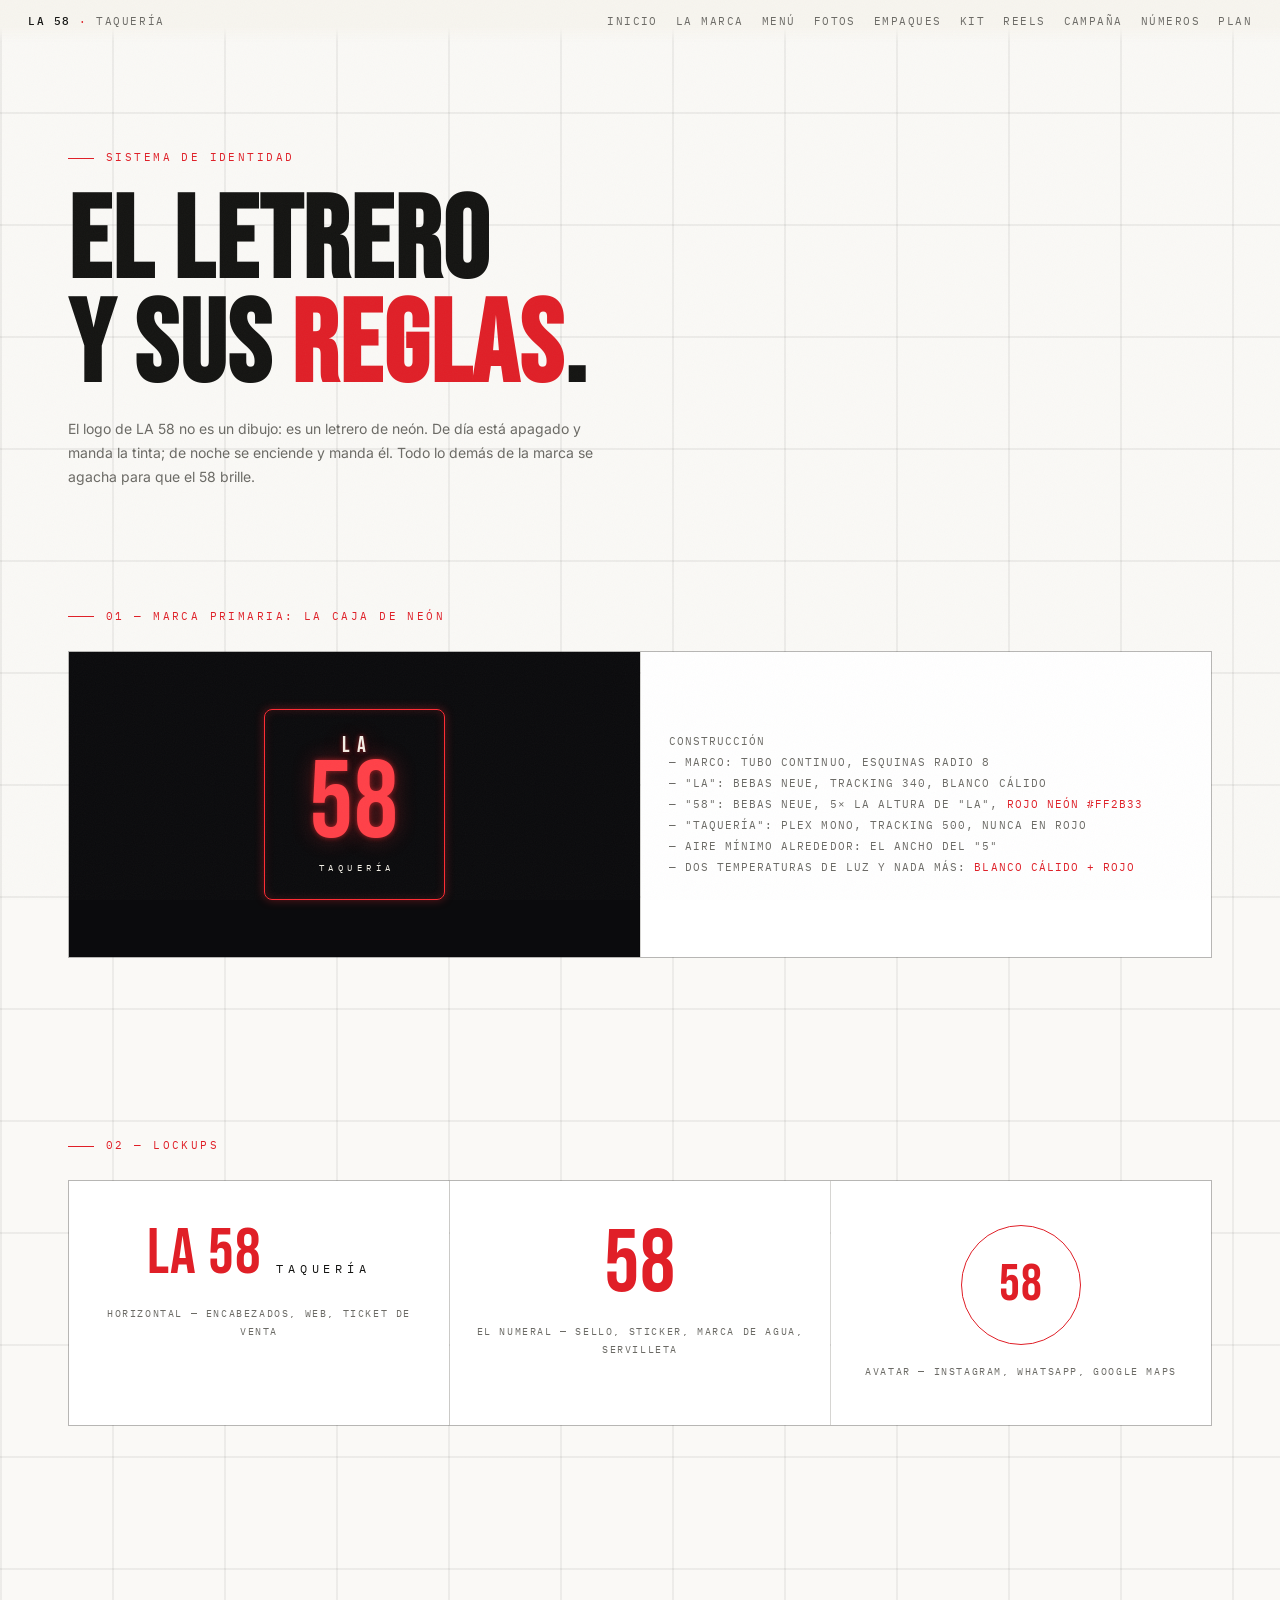
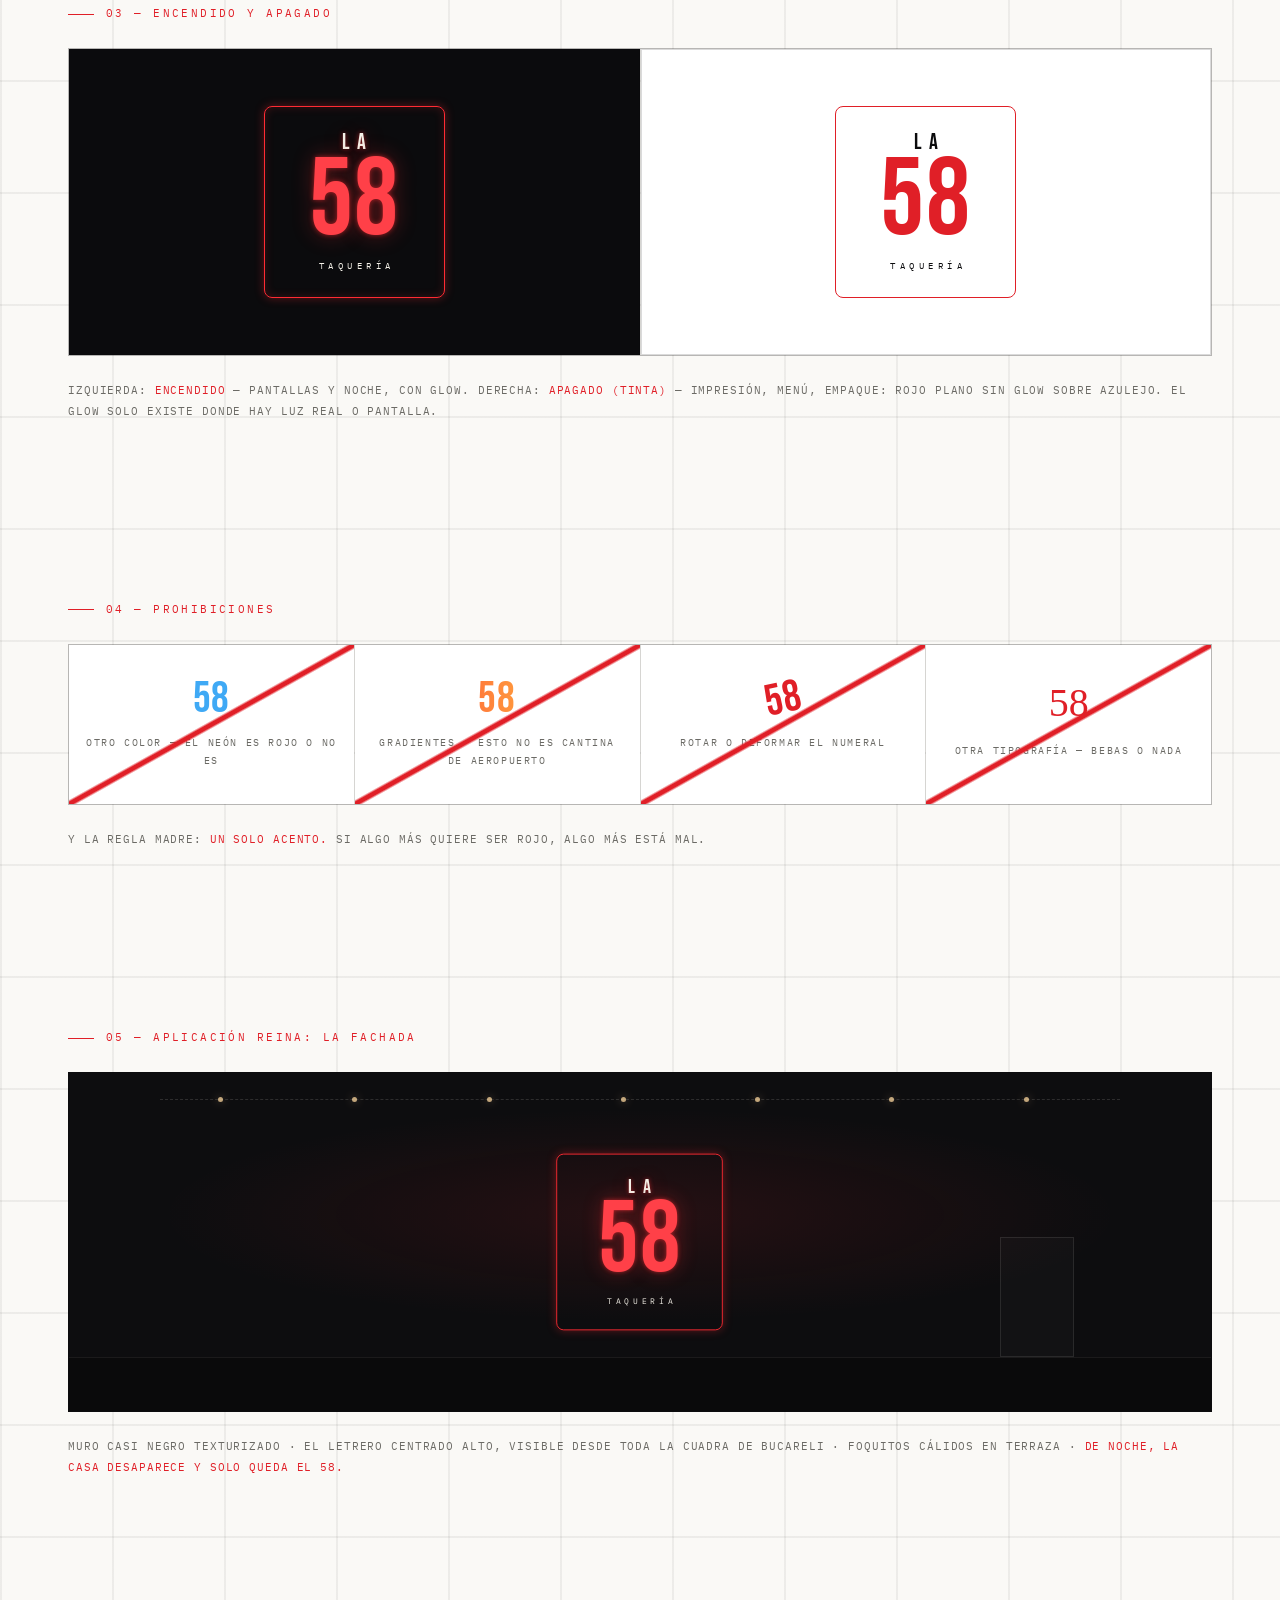
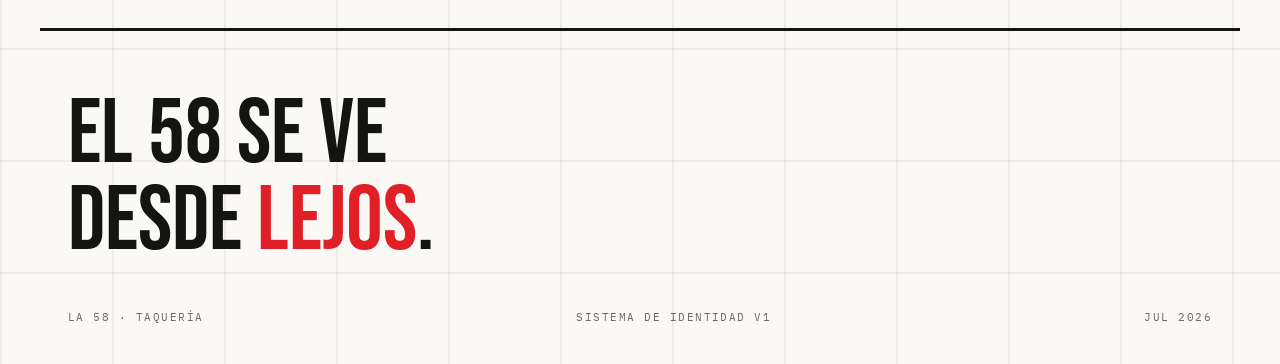
<file: logos.html>
<!DOCTYPE html>
<html lang="es-MX">
<head>
<meta charset="UTF-8">
<meta name="viewport" content="width=device-width,initial-scale=1">
<title>LA 58 · Logos — El letrero y sus reglas</title>
<link rel="preconnect" href="https://fonts.googleapis.com">
<link rel="preconnect" href="https://fonts.gstatic.com" crossorigin>
<link href="https://fonts.googleapis.com/css2?family=Bebas+Neue&family=IBM+Plex+Mono:wght@400;500&family=Inter:wght@400;500;600&display=swap" rel="stylesheet">
<link rel="icon" href="data:image/svg+xml,%3Csvg xmlns=%27http://www.w3.org/2000/svg%27 viewBox=%270 0 64 64%27%3E%3Crect width=%2764%27 height=%2764%27 rx=%2712%27 fill=%27%230B0B0D%27/%3E%3Crect x=%274%27 y=%274%27 width=%2756%27 height=%2756%27 rx=%279%27 fill=%27none%27 stroke=%27%23FF2B33%27 stroke-width=%273%27/%3E%3Ctext x=%2732%27 y=%2745%27 font-family=%27Arial Black,Arial%27 font-size=%2728%27 font-weight=%27900%27 fill=%27%23FF2B33%27 text-anchor=%27middle%27%3E58%3C/text%3E%3C/svg%3E">
<link rel="stylesheet" href="brand.css">
<style>
  .mini-letrero{
    display:inline-flex;flex-direction:column;align-items:center;
    padding:26px 44px;border-radius:8px;
  }
  .mini-letrero .la{font-size:22px;letter-spacing:.34em;margin-right:-.34em;color:var(--azulejo)}
  .mini-letrero .num{font-size:110px;line-height:.88}
  .mini-letrero .taq{font-family:'IBM Plex Mono',monospace;font-size:9px;letter-spacing:.5em;margin-right:-.5em;color:var(--azulejo);margin-top:10px;text-transform:uppercase}

  .lock-h{display:inline-flex;align-items:baseline;gap:14px}
  .lock-h .n{font-size:64px}
  .lock-h .t{font-family:'IBM Plex Mono',monospace;font-size:12px;letter-spacing:.4em;text-transform:uppercase;color:var(--azulejo)}
  .fachada .mini-letrero .la,.fachada .mini-letrero .taq{color:#F4F1E8}
  .fachada .neon{color:#FF4048;text-shadow:0 0 5px rgba(255,43,51,.6),0 0 22px rgba(255,43,51,.32)}
  .fachada .neon-borde{border-color:#FF2B33;box-shadow:0 0 10px rgba(255,43,51,.35)}

  .avatar{width:120px;height:120px;border-radius:50%;display:flex;align-items:center;justify-content:center;flex-direction:column;gap:0}
  .avatar .n{font-size:52px;line-height:1}

  .stage{background:#0B0B0D;border:1px solid var(--line);padding:56px 28px;display:flex;align-items:center;justify-content:center;min-height:240px}
  .stage .mini-letrero .la,.stage .mini-letrero .taq{color:#F4F1E8}
  .stage .neon{color:#FF4048;text-shadow:0 0 5px rgba(255,43,51,.6),0 0 22px rgba(255,43,51,.32)}
  .stage .neon-borde{border-color:#FF2B33;box-shadow:0 0 10px rgba(255,43,51,.35),inset 0 0 10px rgba(255,43,51,.18)}
  .stage.claro{background:#fff}
  .stage.claro .la,.stage.claro .taq{color:#0B0B0D !important}
  .stage.claro .neon{color:var(--rojo);text-shadow:none}
  .stage.claro .neon-borde{border-color:var(--rojo);box-shadow:none}

  /* versión tinta (impresión): rojo plano, sin glow */
  .tinta .neon{color:var(--rojo);text-shadow:none}
  .tinta.neon-borde,.tinta .neon-borde{box-shadow:none;border-color:var(--rojo)}

  .no{position:relative}
  .no::after{content:"";position:absolute;inset:0;background:linear-gradient(to top left,transparent 48.6%,var(--rojo) 49.4%,var(--rojo) 50.6%,transparent 51.4%)}

  .spec{font-family:'IBM Plex Mono',monospace;font-size:10.5px;color:var(--humo);letter-spacing:.1em;line-height:2;text-transform:uppercase}
  .spec em{color:var(--rojo-vivo);font-style:normal}

  .fachada{
    background:#0D0D0F;border:1px solid var(--line);min-height:340px;position:relative;overflow:hidden;
    display:flex;align-items:center;justify-content:center;
    background-image:radial-gradient(ellipse 60% 45% at 50% 42%,rgba(255,43,51,.10),transparent 70%);
  }
  .fachada .piso{position:absolute;bottom:0;left:0;right:0;height:54px;background:#0A0A0B;border-top:1px solid rgba(244,241,232,.07)}
  .fachada .puerta{position:absolute;bottom:54px;right:12%;width:74px;height:120px;border:1px solid rgba(244,241,232,.1);background:rgba(244,241,232,.02)}
  .fachada .foquitos{position:absolute;top:26px;left:8%;right:8%;height:1px;border-top:1px dashed rgba(244,241,232,.14)}
  .fachada .foquitos i{position:absolute;top:-3px;width:5px;height:5px;border-radius:50%;background:#FFD9A0;opacity:.75;box-shadow:0 0 8px rgba(255,217,160,.5)}
</style>
</head>
<body>

<div class="topbar">
  <div><b>LA 58</b> <span class="dot">·</span> TAQUERÍA</div>
  <nav class="nav">
    <a href="landing.html">Inicio</a>
    <a href="index.html">La marca</a>
    <a href="menu-mesa.html">Menú</a>
    <a href="fotos.html">Fotos</a>
    <a href="empaques.html">Empaques</a>
    <a href="kit-lanzamiento.html">Kit</a>
    <a href="reels.html">Reels</a>
    <a href="campana.html">Campaña</a>
    <a href="numeros.html">Números</a>
    <a href="plan.html">Plan</a>
  </nav>
</div>

<section class="page-head">
  <div class="label">Sistema de identidad</div>
  <h1 class="display">EL LETRERO<br>Y SUS <span class="neon">REGLAS</span>.</h1>
  <p class="sub">El logo de LA 58 no es un dibujo: es un letrero de neón. De día está apagado y manda la tinta;
  de noche se enciende y manda él. Todo lo demás de la marca se agacha para que el 58 brille.</p>
</section>

<!-- ═══════════ PRIMARIO ═══════════ -->
<section>
  <div class="label">01 — Marca primaria: la caja de neón</div>
  <div class="grid-2">
    <div class="stage rv">
      <div class="mini-letrero neon-borde">
        <div class="la display neon">LA</div>
        <div class="num display neon">58</div>
        <div class="taq">TAQUERÍA</div>
      </div>
    </div>
    <div class="cell rv" style="display:flex;flex-direction:column;justify-content:center">
      <div class="spec">
        CONSTRUCCIÓN<br>
        — MARCO: TUBO CONTINUO, ESQUINAS RADIO 8<br>
        — "LA": BEBAS NEUE, TRACKING 340, BLANCO CÁLIDO<br>
        — "58": BEBAS NEUE, 5× LA ALTURA DE "LA", <em>ROJO NEÓN #FF2B33</em><br>
        — "TAQUERÍA": PLEX MONO, TRACKING 500, NUNCA EN ROJO<br>
        — AIRE MÍNIMO ALREDEDOR: EL ANCHO DEL "5"<br>
        — DOS TEMPERATURAS DE LUZ Y NADA MÁS: <em>BLANCO CÁLIDO + ROJO</em>
      </div>
    </div>
  </div>
</section>

<!-- ═══════════ LOCKUPS ═══════════ -->
<section>
  <div class="label">02 — Lockups</div>
  <div class="grid-3">
    <div class="cell rv" style="text-align:center;padding:44px 20px">
      <div class="lock-h"><span class="display neon n">LA 58</span><span class="t">TAQUERÍA</span></div>
      <div class="cap" style="margin-top:22px">HORIZONTAL — encabezados, web, ticket de venta</div>
    </div>
    <div class="cell rv" style="text-align:center;padding:44px 20px">
      <div class="display neon" style="font-size:88px;line-height:.9">58</div>
      <div class="cap" style="margin-top:18px">EL NUMERAL — sello, sticker, marca de agua, servilleta</div>
    </div>
    <div class="cell rv" style="text-align:center;padding:44px 20px;display:flex;flex-direction:column;align-items:center">
      <div class="avatar neon-borde"><span class="display neon n">58</span></div>
      <div class="cap" style="margin-top:18px">AVATAR — Instagram, WhatsApp, Google Maps</div>
    </div>
  </div>
</section>

<!-- ═══════════ ENCENDIDO / APAGADO ═══════════ -->
<section>
  <div class="label">03 — Encendido y apagado</div>
  <div class="grid-2">
    <div class="stage rv">
      <div class="mini-letrero neon-borde parpadea">
        <div class="la display neon">LA</div>
        <div class="num display neon">58</div>
        <div class="taq">TAQUERÍA</div>
      </div>
    </div>
    <div class="stage claro tinta rv">
      <div class="mini-letrero neon-borde">
        <div class="la display">LA</div>
        <div class="num display neon">58</div>
        <div class="taq">TAQUERÍA</div>
      </div>
    </div>
  </div>
  <p class="note rv">IZQUIERDA: <em>ENCENDIDO</em> — PANTALLAS Y NOCHE, CON GLOW. DERECHA: <em>APAGADO (TINTA)</em> — IMPRESIÓN, MENÚ, EMPAQUE:
  ROJO PLANO SIN GLOW SOBRE AZULEJO. EL GLOW SOLO EXISTE DONDE HAY LUZ REAL O PANTALLA.</p>
</section>

<!-- ═══════════ PROHIBICIONES ═══════════ -->
<section>
  <div class="label">04 — Prohibiciones</div>
  <div class="grid-4">
    <div class="cell no rv" style="text-align:center;padding:34px 16px"><div class="display" style="font-size:44px;color:#3FA9F5">58</div><div class="cap">OTRO COLOR — el neón es rojo o no es</div></div>
    <div class="cell no rv" style="text-align:center;padding:34px 16px"><div class="display" style="font-size:44px;background:linear-gradient(90deg,#FF2B33,#FF8A3C,#FFD93C);-webkit-background-clip:text;background-clip:text;color:transparent">58</div><div class="cap">GRADIENTES — esto no es cantina de aeropuerto</div></div>
    <div class="cell no rv" style="text-align:center;padding:34px 16px"><div class="display" style="font-size:44px;transform:rotate(-12deg);color:var(--rojo)">58</div><div class="cap">ROTAR O DEFORMAR el numeral</div></div>
    <div class="cell no rv" style="text-align:center;padding:34px 16px"><div style="font-family:Georgia,serif;font-size:40px;color:var(--rojo)">58</div><div class="cap">OTRA TIPOGRAFÍA — Bebas o nada</div></div>
  </div>
  <p class="note rv">Y LA REGLA MADRE: <em>UN SOLO ACENTO.</em> SI ALGO MÁS QUIERE SER ROJO, ALGO MÁS ESTÁ MAL.</p>
</section>

<!-- ═══════════ LA FACHADA ═══════════ -->
<section>
  <div class="label">05 — Aplicación reina: la fachada</div>
  <div class="fachada rv">
    <div class="foquitos"><i style="left:6%"></i><i style="left:20%"></i><i style="left:34%"></i><i style="left:48%"></i><i style="left:62%"></i><i style="left:76%"></i><i style="left:90%"></i></div>
    <div class="mini-letrero neon-borde parpadea" style="transform:scale(.92)">
      <div class="la display neon">LA</div>
      <div class="num display neon">58</div>
      <div class="taq">TAQUERÍA</div>
    </div>
    <div class="puerta"></div>
    <div class="piso"></div>
  </div>
  <p class="note rv">MURO CASI NEGRO TEXTURIZADO · EL LETRERO CENTRADO ALTO, VISIBLE DESDE TODA LA CUADRA DE BUCARELI ·
  FOQUITOS CÁLIDOS EN TERRAZA · <em>DE NOCHE, LA CASA DESAPARECE Y SOLO QUEDA EL 58.</em></p>
</section>

<footer>
  <div class="big rv">EL 58 SE VE<br>DESDE <span class="neon">LEJOS</span>.</div>
  <div class="foot-meta">
    <div>LA 58 · TAQUERÍA</div>
    <div>SISTEMA DE IDENTIDAD V1</div>
    <div>JUL 2026</div>
  </div>
</footer>

<script>
const io=new IntersectionObserver(es=>es.forEach(e=>{if(e.isIntersecting){e.target.classList.add('on');io.unobserve(e.target)}}),{threshold:.12});
document.querySelectorAll('.rv').forEach(el=>io.observe(el));
</script>
</body>
</html>
</file>
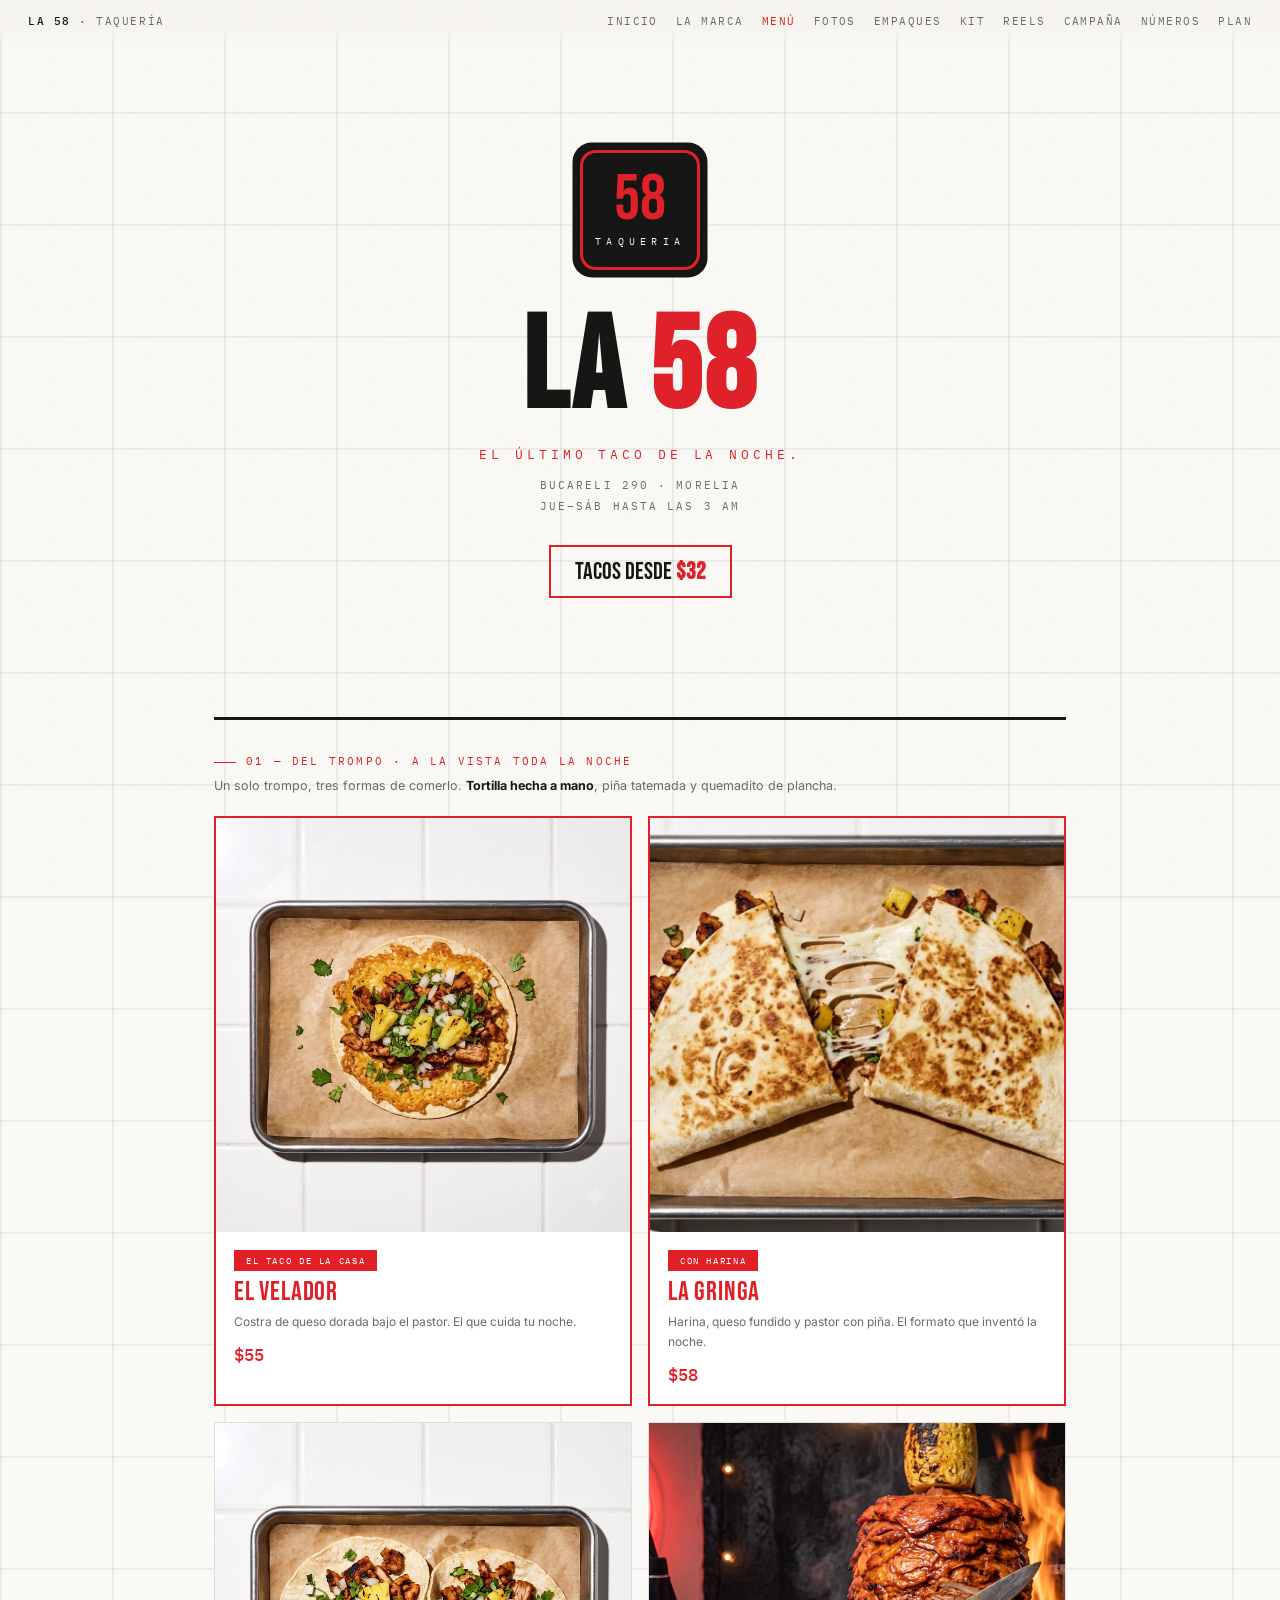
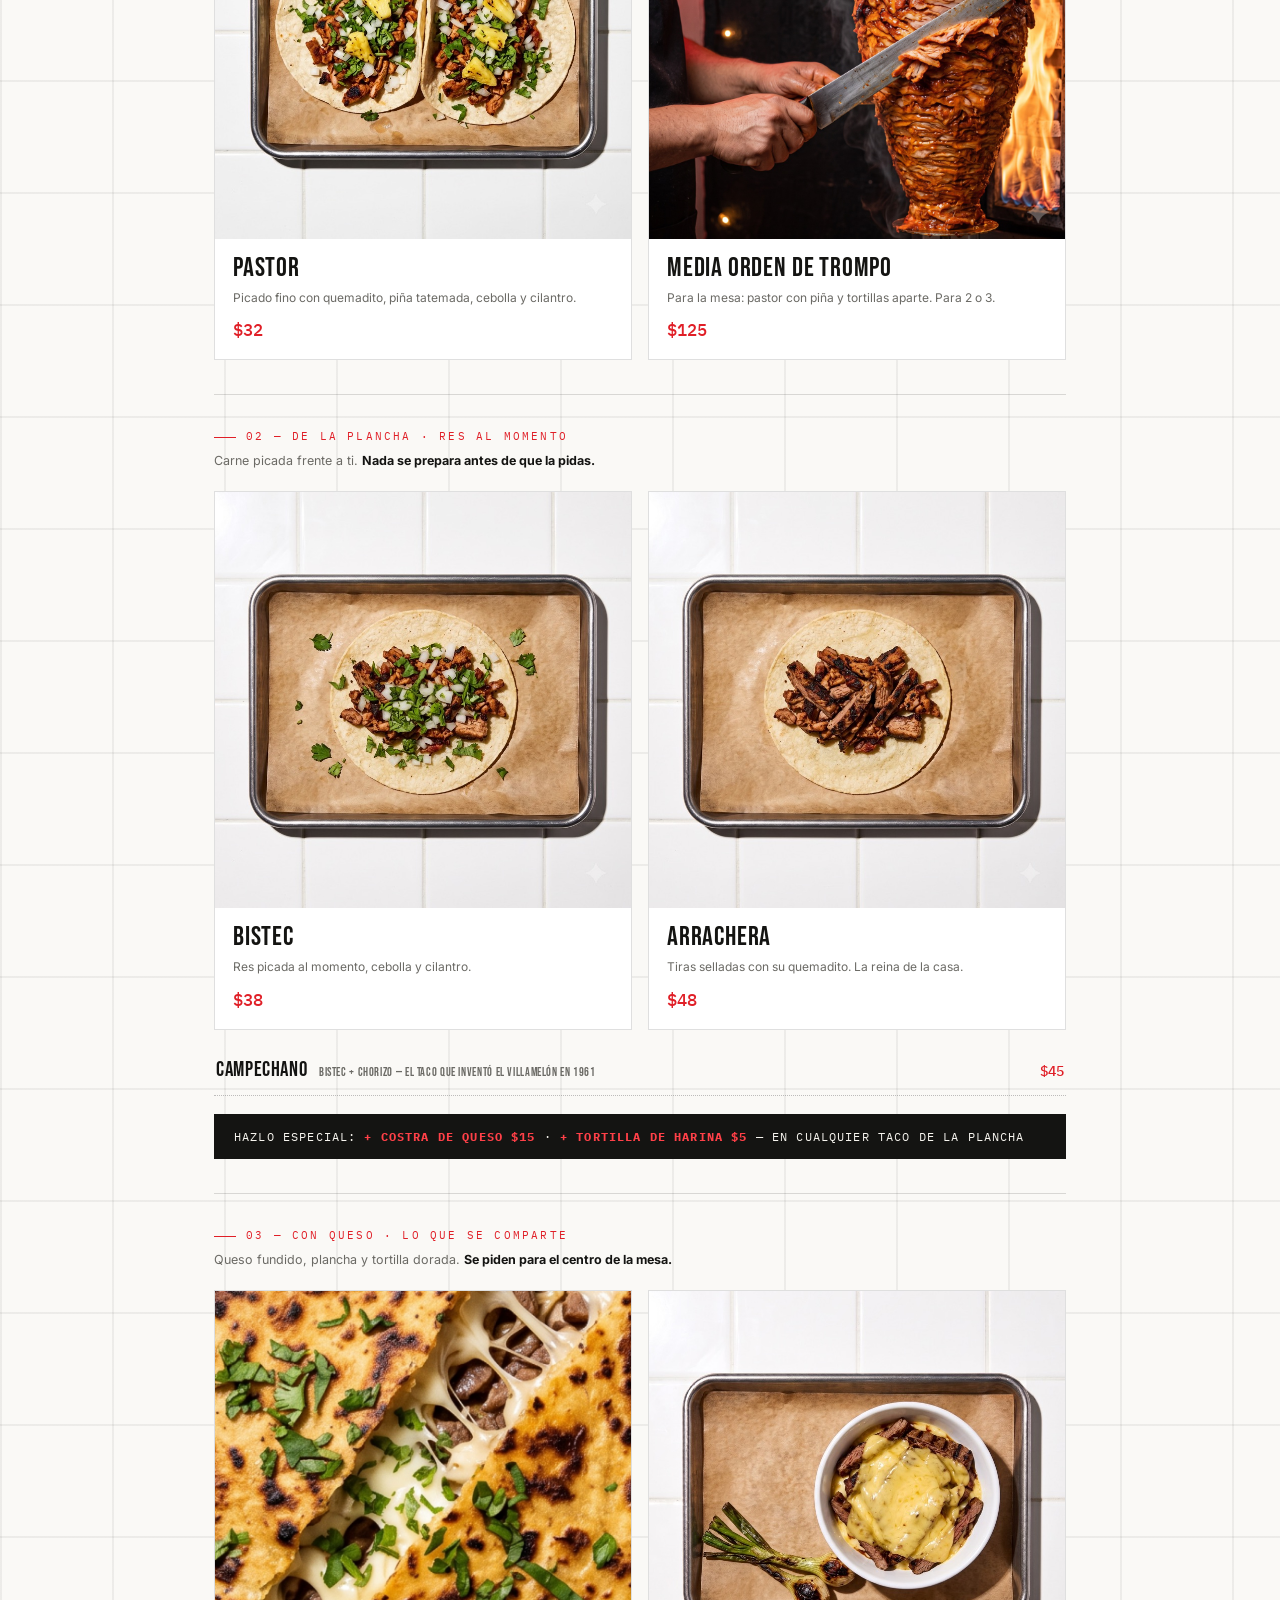
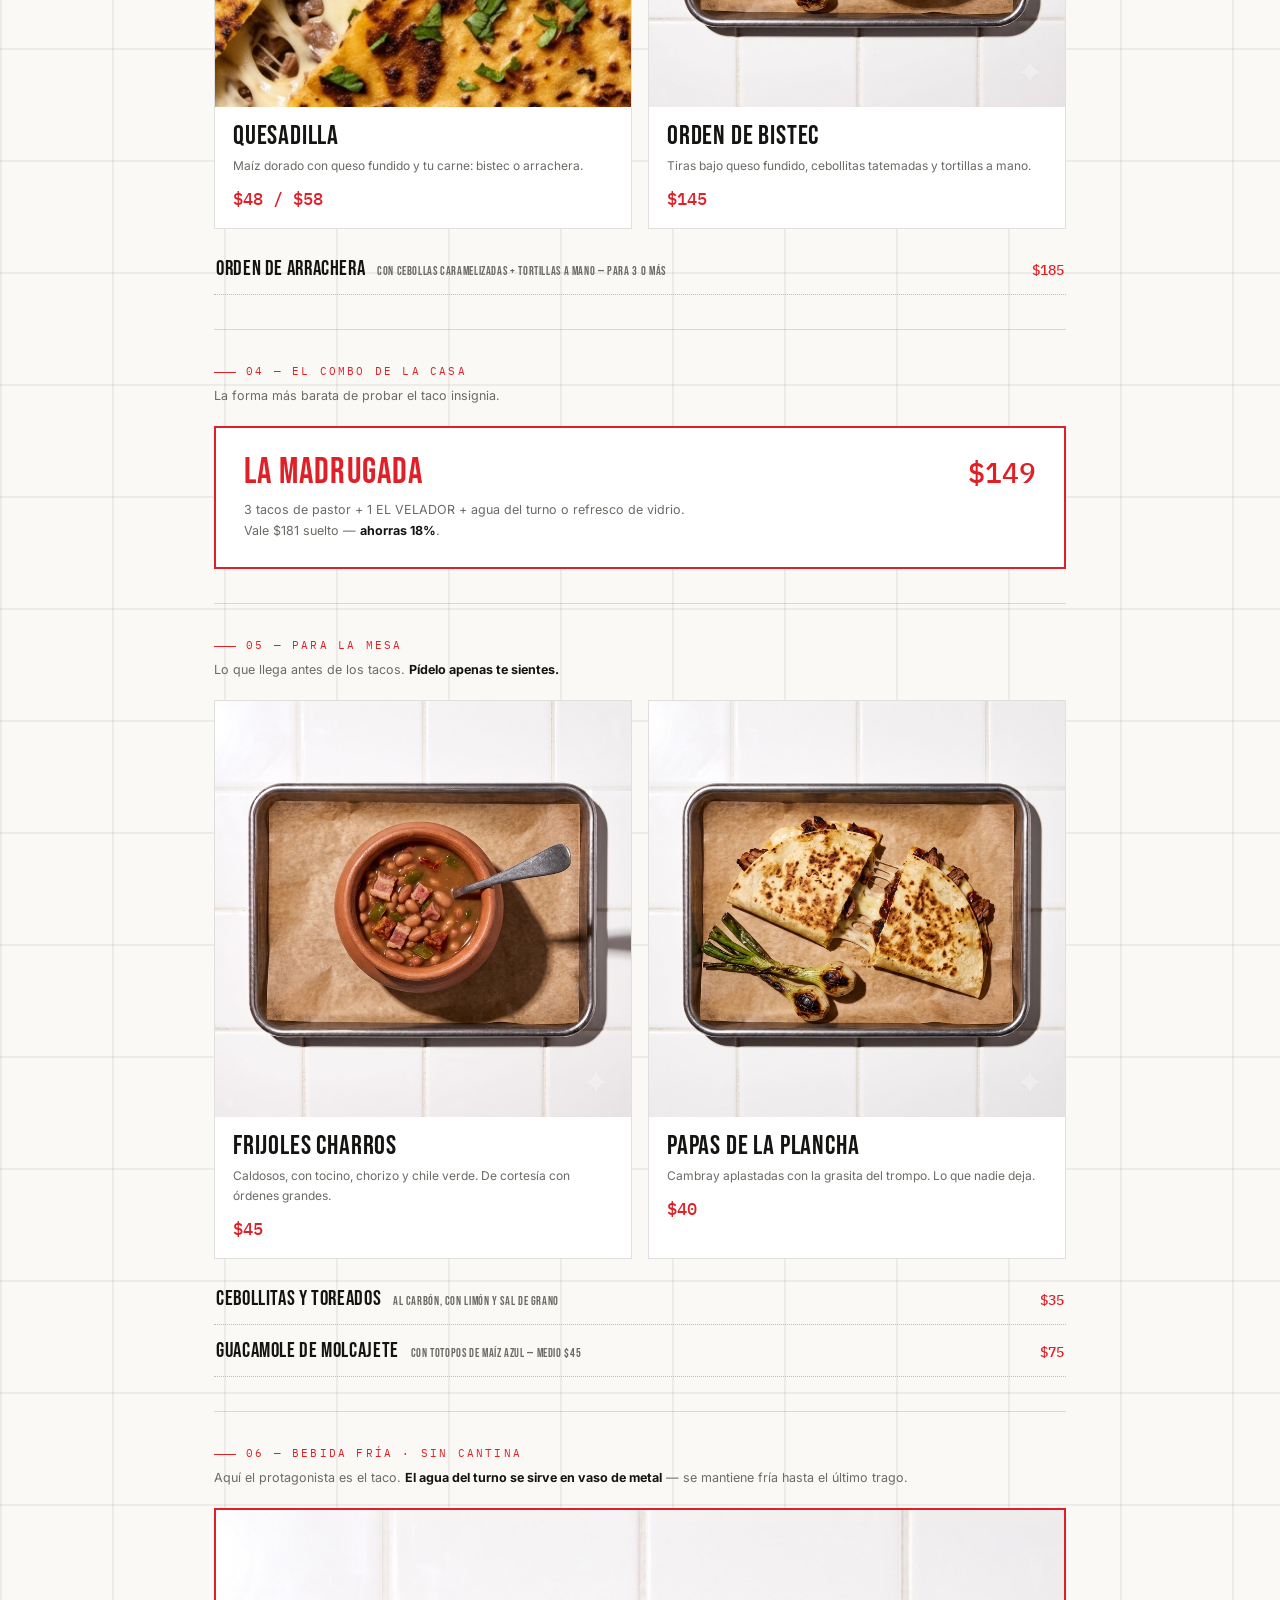
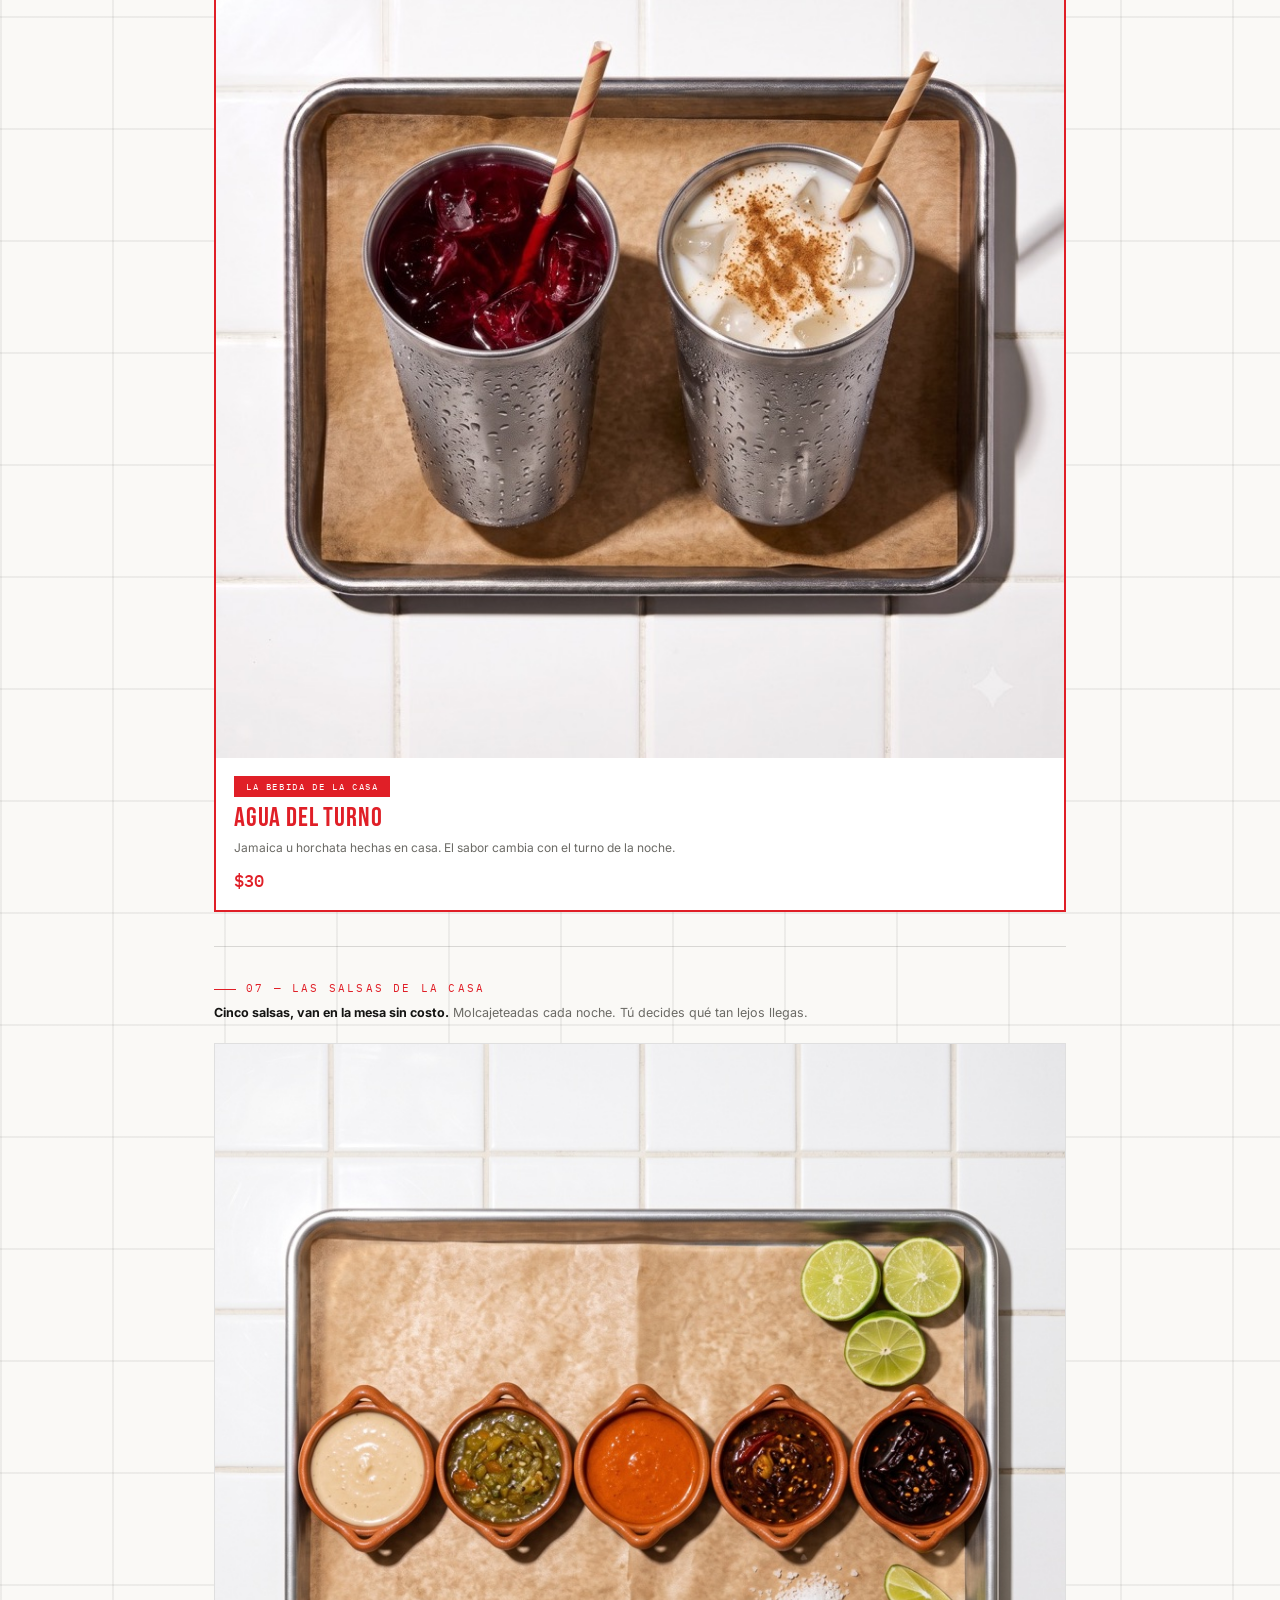
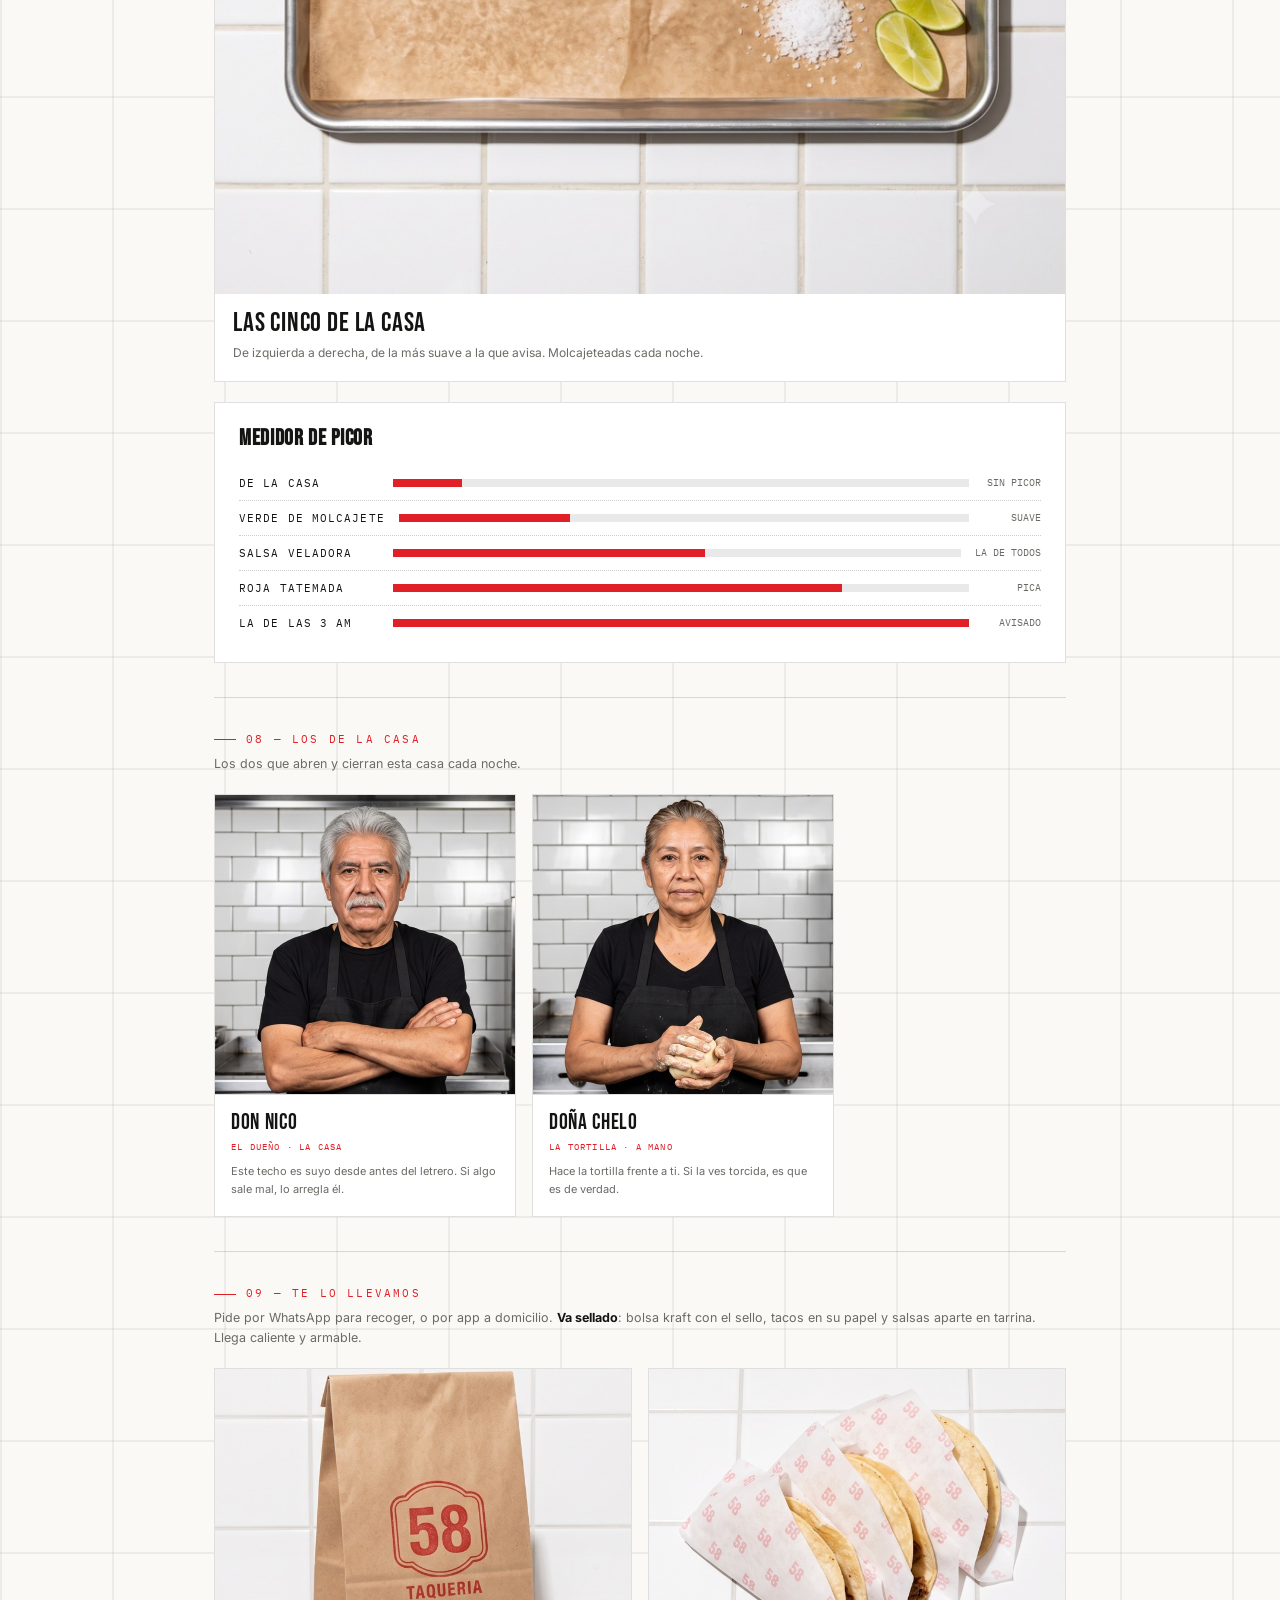
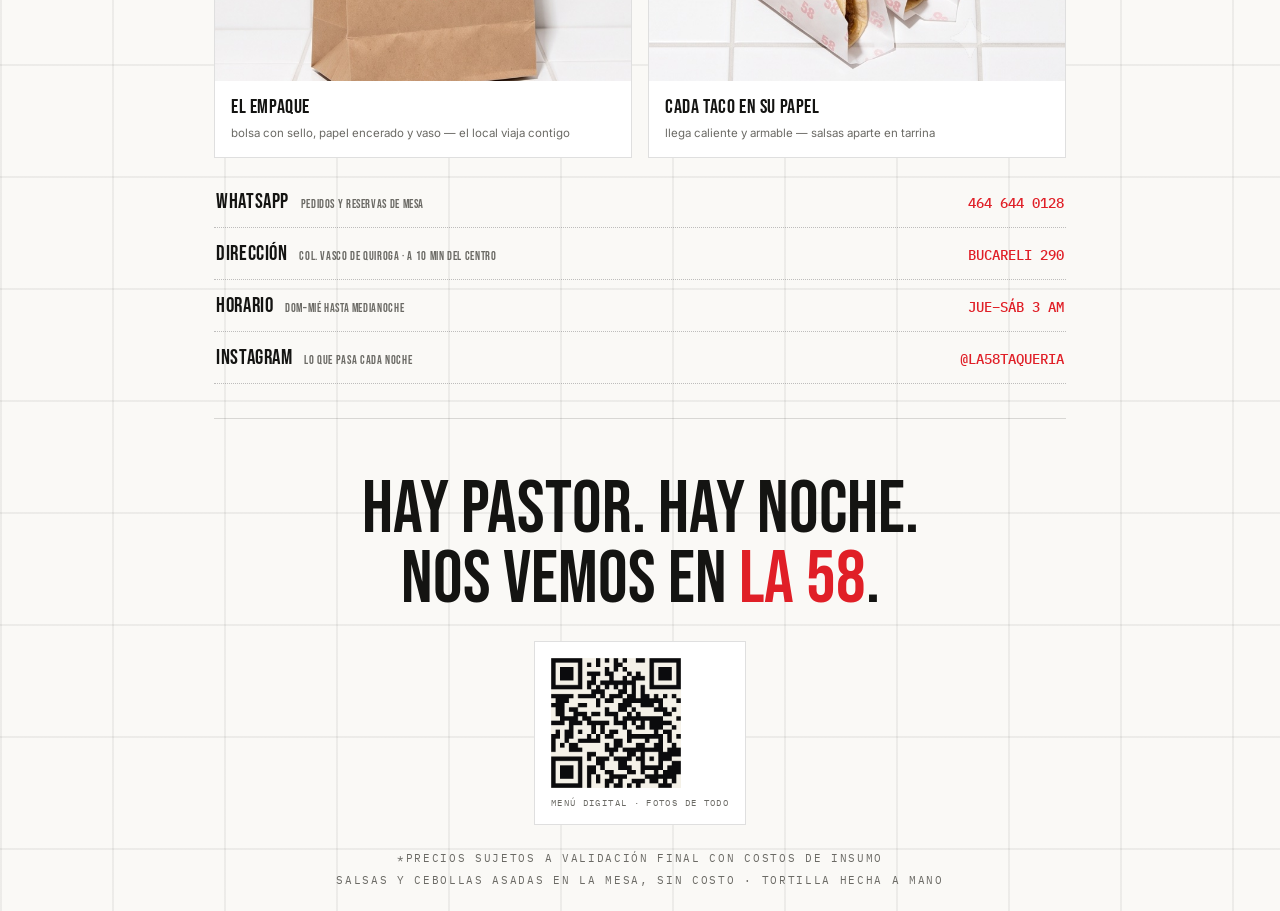
<file: menu-mesa.html>
<!DOCTYPE html>
<html lang="es-MX">
<head>
<meta charset="UTF-8">
<meta name="viewport" content="width=device-width,initial-scale=1">
<title>MENÚ — LA 58 · TAQUERÍA</title>
<link rel="preconnect" href="https://fonts.googleapis.com">
<link rel="preconnect" href="https://fonts.gstatic.com" crossorigin>
<link href="https://fonts.googleapis.com/css2?family=Bebas+Neue&family=IBM+Plex+Mono:wght@400;500&family=Inter:wght@400;500;600&display=swap" rel="stylesheet">
<link rel="icon" href="data:image/svg+xml,%3Csvg xmlns=%27http://www.w3.org/2000/svg%27 viewBox=%270 0 64 64%27%3E%3Crect width=%2764%27 height=%2764%27 rx=%2712%27 fill=%27%230B0B0D%27/%3E%3Crect x=%274%27 y=%274%27 width=%2756%27 height=%2756%27 rx=%279%27 fill=%27none%27 stroke=%27%23FF2B33%27 stroke-width=%273%27/%3E%3Ctext x=%2732%27 y=%2745%27 font-family=%27Arial Black,Arial%27 font-size=%2728%27 font-weight=%27900%27 fill=%27%23FF2B33%27 text-anchor=%27middle%27%3E58%3C/text%3E%3C/svg%3E">
<link rel="stylesheet" href="brand.css">
<style>
  .carta{max-width:900px;margin:0 auto;padding:0 24px}
  .panel{padding:0}
  /* HERO */
  .m-hero{text-align:center;padding:70px 0 54px;border-bottom:3px solid var(--azulejo);
    min-height:80vh;display:flex;flex-direction:column;align-items:center;justify-content:center}
  .m-hero .sello{width:150px;margin:0 auto 30px}
  .m-hero h1{font-family:'Bebas Neue',sans-serif;font-size:clamp(64px,15vw,130px);text-transform:uppercase;line-height:.84;letter-spacing:.02em}
  .m-hero h1 span{color:var(--rojo)}
  .m-hero .tag{font-family:'IBM Plex Mono',monospace;font-size:13px;letter-spacing:.3em;color:var(--rojo);text-transform:uppercase;margin-top:22px}
  .m-hero .sub2{font-family:'IBM Plex Mono',monospace;font-size:10.5px;letter-spacing:.2em;color:var(--humo);text-transform:uppercase;margin-top:12px;line-height:2}
  .m-hero .desde{font-family:'Bebas Neue',sans-serif;font-size:24px;text-transform:uppercase;margin-top:28px;
    border:2px solid var(--rojo);padding:10px 24px}
  .m-hero .desde b{color:var(--rojo)}
  /* SECCIONES */
  .m-sec{padding:34px 0;border-bottom:1px solid rgba(11,11,13,.14)}
  .m-lbl{font-family:'IBM Plex Mono',monospace;font-size:11px;letter-spacing:.2em;color:var(--rojo);text-transform:uppercase}
  .m-lbl::before{content:"";display:inline-block;width:22px;height:1px;background:var(--rojo);vertical-align:middle;margin-right:10px}
  .m-sub{font-size:12.5px;color:var(--humo);margin-top:8px;line-height:1.6;margin-bottom:20px}
  .m-sub b{color:var(--azulejo)}
  /* CARDS DE PLATILLO */
  .kcards{display:grid;grid-template-columns:1fr 1fr;gap:16px}
  .kcard{background:#fff;border:1.5px solid rgba(11,11,13,.13);overflow:hidden}
  .kcard img{width:100%;aspect-ratio:1;object-fit:cover;display:block}
  .kcard .kb{padding:16px 18px 18px}
  .kcard .kn{font-family:'Bebas Neue',sans-serif;font-size:27px;text-transform:uppercase;letter-spacing:.03em;line-height:1}
  .kcard .kd{font-size:12px;color:var(--humo);line-height:1.65;margin-top:6px}
  .kcard .kp{font-family:'IBM Plex Mono',monospace;font-size:17px;color:var(--rojo);font-weight:500;margin-top:12px}
  .kcard.star{border:2.5px solid var(--rojo)}
  .kcard.star .kn{color:var(--rojo)}
  .kcard .badge{background:var(--rojo);color:#fff;font-family:'IBM Plex Mono',monospace;font-size:9px;letter-spacing:.18em;text-transform:uppercase;padding:5px 12px;display:inline-block}
  /* FILAS */
  .row{display:flex;justify-content:space-between;align-items:baseline;gap:14px;border-bottom:1px dotted rgba(11,11,13,.25);padding:13px 2px}
  .row .rn{font-family:'Bebas Neue',sans-serif;font-size:21px;text-transform:uppercase;letter-spacing:.03em}
  .row .rd{font-size:11.5px;color:var(--humo);margin-left:8px}
  .row .rp{font-family:'IBM Plex Mono',monospace;font-size:14px;color:var(--rojo);font-weight:500;white-space:nowrap}
  /* MEDIDOR DE PICOR */
  .picor{background:#fff;border:1.5px solid rgba(11,11,13,.13);padding:22px 24px;margin-top:20px}
  .picor h4{font-family:'Bebas Neue',sans-serif;font-size:22px;text-transform:uppercase;letter-spacing:.03em}
  .salsa{display:flex;align-items:center;gap:14px;padding:10px 0;border-bottom:1px dotted rgba(11,11,13,.2)}
  .salsa:last-child{border:none}
  .salsa .sn{font-family:'IBM Plex Mono',monospace;font-size:11px;letter-spacing:.1em;text-transform:uppercase;min-width:140px}
  .bar{flex:1;height:8px;background:rgba(11,11,13,.09);position:relative}
  .bar i{position:absolute;left:0;top:0;bottom:0;background:var(--rojo)}
  .salsa .lvl{font-family:'IBM Plex Mono',monospace;font-size:9.5px;color:var(--humo);min-width:58px;text-align:right}
  /* UPSELL */
  .upsell{background:var(--azulejo);color:#F7F5EF;padding:15px 20px;margin-top:18px;font-family:'IBM Plex Mono',monospace;font-size:11.5px;letter-spacing:.1em;text-transform:uppercase}
  .upsell b{color:#FF4048}
  /* EQUIPO */
  .equipo{display:grid;grid-template-columns:repeat(2,1fr);gap:16px;max-width:620px}
  .em{background:#fff;border:1.5px solid rgba(11,11,13,.13);padding:20px 16px;text-align:center}
  .em{padding:0;overflow:hidden;text-align:left}
  .em img{width:100%;aspect-ratio:1;object-fit:cover;display:block;border-bottom:1.5px solid rgba(11,11,13,.13)}
  .em .eb2{padding:14px 16px 18px}
  .em .en{font-family:'Bebas Neue',sans-serif;font-size:22px;text-transform:uppercase;letter-spacing:.03em}
  .em .er{font-family:'IBM Plex Mono',monospace;font-size:8.5px;letter-spacing:.14em;color:var(--rojo);text-transform:uppercase;margin-top:4px;line-height:1.7}
  .em .eb{font-size:11px;color:var(--humo);line-height:1.6;margin-top:9px}
  /* DELIVERY */
  .dgrid{display:grid;grid-template-columns:1fr 1fr;gap:16px}
  .dv{background:#fff;border:1.5px solid rgba(11,11,13,.13);overflow:hidden}
  .dv img{width:100%;aspect-ratio:4/3;object-fit:cover;display:block}
  .dv .dvc{padding:14px 16px}
  .dv .dvn{font-family:'Bebas Neue',sans-serif;font-size:20px;text-transform:uppercase;letter-spacing:.03em}
  .dv .dvd{font-size:11.5px;color:var(--humo);line-height:1.6;margin-top:5px}
  /* CIERRE */
  .cierre{text-align:center;padding:56px 0 20px}
  .cierre .big{font-family:'Bebas Neue',sans-serif;font-size:clamp(38px,7vw,74px);text-transform:uppercase;line-height:.95}
  .cierre .big span{color:var(--rojo)}
  .cierre .meta{font-family:'IBM Plex Mono',monospace;font-size:10.5px;letter-spacing:.16em;color:var(--humo);text-transform:uppercase;margin-top:22px;line-height:2.1}
  .qrbox{display:inline-block;background:#fff;border:1.5px solid rgba(11,11,13,.13);padding:16px;margin-top:26px}
  .qrbox img{width:130px;height:130px;display:block}
  .qrbox .qc{font-family:'IBM Plex Mono',monospace;font-size:8.5px;letter-spacing:.16em;text-transform:uppercase;margin-top:9px;color:var(--humo)}
  @media(max-width:760px){.kcards{grid-template-columns:1fr}.equipo{grid-template-columns:1fr 1fr}.dgrid{grid-template-columns:1fr}}
</style>
</head>
<body>

<div class="topbar">
  <div><b>LA 58</b> <span class="dot">·</span> TAQUERÍA</div>
  <nav class="nav">
    <a href="landing.html">Inicio</a>
    <a href="index.html">La marca</a>
    <a href="menu-mesa.html" class="on">Menú</a>
    <a href="fotos.html">Fotos</a>
    <a href="empaques.html">Empaques</a>
    <a href="kit-lanzamiento.html">Kit</a>
    <a href="reels.html">Reels</a>
    <a href="campana.html">Campaña</a>
    <a href="numeros.html">Números</a>
    <a href="plan.html">Plan</a>
  </nav>
</div>

<div class="carta">

<!-- ══════ PANEL 1 · PORTADA ══════ -->
<section class="panel">
  <div class="m-hero">
    <svg class="sello" viewBox="0 0 200 200" xmlns="http://www.w3.org/2000/svg">
      <rect x="10" y="10" width="180" height="180" rx="26" fill="#141412"/>
      <rect x="22" y="22" width="156" height="156" rx="19" fill="none" stroke="#E01F27" stroke-width="4"/>
      <text x="100" y="112" text-anchor="middle" font-family="Bebas Neue, Arial Black" font-size="86" fill="#E01F27">58</text>
      <text x="100" y="146" text-anchor="middle" font-family="IBM Plex Mono, monospace" font-size="13" letter-spacing="7" fill="#F7F5EF">TAQUERIA</text>
    </svg>
    <h1>LA <span>58</span></h1>
    <div class="tag">EL ÚLTIMO TACO DE LA NOCHE.</div>
    <div class="sub2">BUCARELI 290 · MORELIA<br>JUE–SÁB HASTA LAS 3 AM</div>
    <div class="desde">TACOS DESDE <b>$32</b></div>
  </div>
</section>

<!-- ══════ PANEL 2 · DEL TROMPO ══════ -->
<section class="panel">
  <div class="m-sec">
    <div class="m-lbl">01 — DEL TROMPO · A LA VISTA TODA LA NOCHE</div>
    <div class="m-sub">Un solo trompo, tres formas de comerlo. <b>Tortilla hecha a mano</b>, piña tatemada y quemadito de plancha.</div>
    <div class="kcards">
      <div class="kcard star">
        <img src="fotos/menu/web/p-velador.jpg" alt="El Velador" loading="lazy">
        <div class="kb">
          <div class="badge">EL TACO DE LA CASA</div>
          <div class="kn" style="margin-top:8px">El Velador</div>
          <div class="kd">Costra de queso dorada bajo el pastor. El que cuida tu noche.</div>
          <div class="kp">$55</div>
        </div>
      </div>
      <div class="kcard star">
        <img src="fotos/menu/web/p-gringa.jpg" alt="La Gringa" loading="lazy">
        <div class="kb">
          <div class="badge">CON HARINA</div>
          <div class="kn" style="margin-top:8px">La Gringa</div>
          <div class="kd">Harina, queso fundido y pastor con piña. El formato que inventó la noche.</div>
          <div class="kp">$58</div>
        </div>
      </div>
      <div class="kcard">
        <img src="fotos/menu/web/p-pastor.jpg" alt="Pastor" loading="lazy">
        <div class="kb">
          <div class="kn">Pastor</div>
          <div class="kd">Picado fino con quemadito, piña tatemada, cebolla y cilantro.</div>
          <div class="kp">$32</div>
        </div>
      </div>
      <div class="kcard">
        <img src="fotos/web/04-el-trompo.jpg" alt="El trompo" loading="lazy">
        <div class="kb">
          <div class="kn">Media orden de trompo</div>
          <div class="kd">Para la mesa: pastor con piña y tortillas aparte. Para 2 o 3.</div>
          <div class="kp">$125</div>
        </div>
      </div>
    </div>
  </div>
</section>

<!-- ══════ PANEL 3 · PLANCHA Y QUESO ══════ -->
<section class="panel">
  <div class="m-sec">
    <div class="m-lbl">02 — DE LA PLANCHA · RES AL MOMENTO</div>
    <div class="m-sub">Carne picada frente a ti. <b>Nada se prepara antes de que la pidas.</b></div>
    <div class="kcards">
      <div class="kcard">
        <img src="fotos/menu/web/p-bistec.jpg" alt="Bistec" loading="lazy">
        <div class="kb"><div class="kn">Bistec</div><div class="kd">Res picada al momento, cebolla y cilantro.</div><div class="kp">$38</div></div>
      </div>
      <div class="kcard">
        <img src="fotos/menu/web/p-arrachera.jpg" alt="Arrachera" loading="lazy">
        <div class="kb"><div class="kn">Arrachera</div><div class="kd">Tiras selladas con su quemadito. La reina de la casa.</div><div class="kp">$48</div></div>
      </div>
    </div>
    <div style="margin-top:14px">
      <div class="row"><span class="rn">Campechano <span class="rd">bistec + chorizo — el taco que inventó El Villamelón en 1961</span></span><span class="rp">$45</span></div>
    </div>
    <div class="upsell">HAZLO ESPECIAL: <b>+ COSTRA DE QUESO $15</b> · <b>+ TORTILLA DE HARINA $5</b> — EN CUALQUIER TACO DE LA PLANCHA</div>
  </div>

  <div class="m-sec">
    <div class="m-lbl">03 — CON QUESO · LO QUE SE COMPARTE</div>
    <div class="m-sub">Queso fundido, plancha y tortilla dorada. <b>Se piden para el centro de la mesa.</b></div>
    <div class="kcards">
      <div class="kcard">
        <img src="fotos/menu/web/p-quesadilla.jpg" alt="Quesadilla" loading="lazy">
        <div class="kb"><div class="kn">Quesadilla</div><div class="kd">Maíz dorado con queso fundido y tu carne: bistec o arrachera.</div><div class="kp">$48 / $58</div></div>
      </div>
      <div class="kcard">
        <img src="fotos/menu/web/p-orden-bistec.jpg" alt="Orden de bistec" loading="lazy">
        <div class="kb"><div class="kn">Orden de bistec</div><div class="kd">Tiras bajo queso fundido, cebollitas tatemadas y tortillas a mano.</div><div class="kp">$145</div></div>
      </div>
    </div>
    <div style="margin-top:14px">
      <div class="row"><span class="rn">Orden de arrachera <span class="rd">con cebollas caramelizadas + tortillas a mano — para 3 o más</span></span><span class="rp">$185</span></div>
    </div>
  </div>

  <div class="m-sec">
    <div class="m-lbl">04 — EL COMBO DE LA CASA</div>
    <div class="m-sub">La forma más barata de probar el taco insignia.</div>
    <div style="border:2.5px solid var(--rojo);background:#fff;padding:26px 28px;display:flex;justify-content:space-between;align-items:baseline;gap:16px;flex-wrap:wrap">
      <div>
        <div style="font-family:'Bebas Neue',sans-serif;font-size:36px;letter-spacing:.03em;color:var(--rojo);line-height:1">LA MADRUGADA</div>
        <div style="color:var(--humo);font-size:12.5px;line-height:1.7;margin-top:8px;max-width:520px">3 tacos de pastor + 1 EL VELADOR + agua del turno o refresco de vidrio.<br>Vale $181 suelto — <b style="color:var(--azulejo)">ahorras 18%</b>.</div>
      </div>
      <div style="font-family:'IBM Plex Mono',monospace;font-size:28px;font-weight:500;color:var(--rojo)">$149</div>
    </div>
  </div>
</section>

<!-- ══════ PANEL 4 · MESA, BEBIDAS, SALSAS ══════ -->
<section class="panel">
  <div class="m-sec">
    <div class="m-lbl">05 — PARA LA MESA</div>
    <div class="m-sub">Lo que llega antes de los tacos. <b>Pídelo apenas te sientes.</b></div>
    <div class="kcards">
      <div class="kcard">
        <img src="fotos/menu/web/p-frijoles.jpg" alt="Frijoles charros" loading="lazy">
        <div class="kb"><div class="kn">Frijoles charros</div><div class="kd">Caldosos, con tocino, chorizo y chile verde. De cortesía con órdenes grandes.</div><div class="kp">$45</div></div>
      </div>
      <div class="kcard">
        <img src="fotos/menu/web/p-diabla.jpg" alt="Papas de la plancha" loading="lazy">
        <div class="kb"><div class="kn">Papas de la plancha</div><div class="kd">Cambray aplastadas con la grasita del trompo. Lo que nadie deja.</div><div class="kp">$40</div></div>
      </div>
    </div>
    <div style="margin-top:14px">
      <div class="row"><span class="rn">Cebollitas y toreados <span class="rd">al carbón, con limón y sal de grano</span></span><span class="rp">$35</span></div>
      <div class="row"><span class="rn">Guacamole de molcajete <span class="rd">con totopos de maíz azul — medio $45</span></span><span class="rp">$75</span></div>
    </div>
  </div>

  <div class="m-sec">
    <div class="m-lbl">06 — BEBIDA FRÍA · SIN CANTINA</div>
    <div class="m-sub">Aquí el protagonista es el taco. <b>El agua del turno se sirve en vaso de metal</b> — se mantiene fría hasta el último trago.</div>
    <div class="kcards" style="grid-template-columns:1fr">
      <div class="kcard star">
        <img src="fotos/menu/web/p-aguas.jpg" alt="Agua del Turno" loading="lazy">
        <div class="kb">
          <div class="badge">LA BEBIDA DE LA CASA</div>
          <div class="kn" style="margin-top:8px">Agua del Turno</div>
          <div class="kd">Jamaica u horchata hechas en casa. El sabor cambia con el turno de la noche.</div>
          <div class="kp">$30</div>
        </div>
      </div>

    </div>
  </div>

  <div class="m-sec">
    <div class="m-lbl">07 — LAS SALSAS DE LA CASA</div>
    <div class="m-sub"><b>Cinco salsas, van en la mesa sin costo.</b> Molcajeteadas cada noche. Tú decides qué tan lejos llegas.</div>
    <div class="kcards" style="grid-template-columns:1fr">
      <div class="kcard"><img src="fotos/empaques/web/salsas.jpg" alt="Las cinco salsas de la casa" loading="lazy"><div class="kb"><div class="kn">Las cinco de la casa</div><div class="kd">De izquierda a derecha, de la más suave a la que avisa. Molcajeteadas cada noche.</div></div></div>
    </div>
    <div class="picor">
      <h4>MEDIDOR DE PICOR</h4>
      <div style="margin-top:14px">
        <div class="salsa"><span class="sn">De la casa</span><span class="bar"><i style="width:12%"></i></span><span class="lvl">SIN PICOR</span></div>
        <div class="salsa"><span class="sn">Verde de molcajete</span><span class="bar"><i style="width:30%"></i></span><span class="lvl">SUAVE</span></div>
        <div class="salsa"><span class="sn">Salsa Veladora</span><span class="bar"><i style="width:55%"></i></span><span class="lvl">LA DE TODOS</span></div>
        <div class="salsa"><span class="sn">Roja tatemada</span><span class="bar"><i style="width:78%"></i></span><span class="lvl">PICA</span></div>
        <div class="salsa"><span class="sn">La de las 3 AM</span><span class="bar"><i style="width:100%"></i></span><span class="lvl">AVISADO</span></div>
      </div>
    </div>
  </div>
</section>

<!-- ══════ PANEL 5 · EQUIPO ══════ -->
<section class="panel">
  <div class="m-sec">
    <div class="m-lbl">08 — LOS DE LA CASA</div>
    <div class="m-sub">Los dos que abren y cierran esta casa cada noche.</div>
    <div class="equipo">
      <div class="em"><img src="fotos/equipo/web/nico.jpg" alt="Don Nico" loading="lazy"><div class="eb2"><div class="en">Don Nico</div><div class="er">EL DUEÑO · LA CASA</div><div class="eb">Este techo es suyo desde antes del letrero. Si algo sale mal, lo arregla él.</div></div></div>
      <div class="em"><img src="fotos/equipo/web/chelo.jpg" alt="Doña Chelo" loading="lazy"><div class="eb2"><div class="en">Doña Chelo</div><div class="er">LA TORTILLA · A MANO</div><div class="eb">Hace la tortilla frente a ti. Si la ves torcida, es que es de verdad.</div></div></div>
    </div>
  </div>
</section>

<!-- ══════ PANEL 6 · CONTACTO Y DELIVERY ══════ -->
<section class="panel">
  <div class="m-sec">
    <div class="m-lbl">09 — TE LO LLEVAMOS</div>
    <div class="m-sub">Pide por WhatsApp para recoger, o por app a domicilio. <b>Va sellado</b>: bolsa kraft con el sello,
    tacos en su papel y salsas aparte en tarrina. Llega caliente y armable.</div>
    <div class="dgrid">
      <div class="dv">
        <img src="fotos/empaques/web/bolsa.jpg" alt="El empaque" loading="lazy">
        <div class="dvc"><div class="dvn">El empaque</div><div class="dvd">bolsa con sello, papel encerado y vaso — el local viaja contigo</div></div>
      </div>
      <div class="dv">
        <img src="fotos/empaques/web/papel.jpg" alt="Tacos en su papel" loading="lazy">
        <div class="dvc"><div class="dvn">Cada taco en su papel</div><div class="dvd">llega caliente y armable — salsas aparte en tarrina</div></div>
      </div>
    </div>
    <div style="margin-top:18px">
      <div class="row"><span class="rn">WhatsApp <span class="rd">pedidos y reservas de mesa</span></span><span class="rp">464 644 0128</span></div>
      <div class="row"><span class="rn">Dirección <span class="rd">Col. Vasco de Quiroga · a 10 min del Centro</span></span><span class="rp">BUCARELI 290</span></div>
      <div class="row"><span class="rn">Horario <span class="rd">dom–mié hasta medianoche</span></span><span class="rp">JUE–SÁB 3 AM</span></div>
      <div class="row"><span class="rn">Instagram <span class="rd">lo que pasa cada noche</span></span><span class="rp">@LA58TAQUERIA</span></div>
    </div>
  </div>

  <div class="cierre">
    <div class="big">HAY PASTOR. HAY NOCHE.<br>NOS VEMOS EN <span>LA 58</span>.</div>
    <div class="qrbox">
      <img src="assets/qr-menu.png" alt="QR del menú digital">
      <div class="qc">MENÚ DIGITAL · FOTOS DE TODO</div>
    </div>
    <div class="meta">*PRECIOS SUJETOS A VALIDACIÓN FINAL CON COSTOS DE INSUMO<br>
    SALSAS Y CEBOLLAS ASADAS EN LA MESA, SIN COSTO · TORTILLA HECHA A MANO</div>
  </div>
</section>

</div>
</body>
</html>
</file>
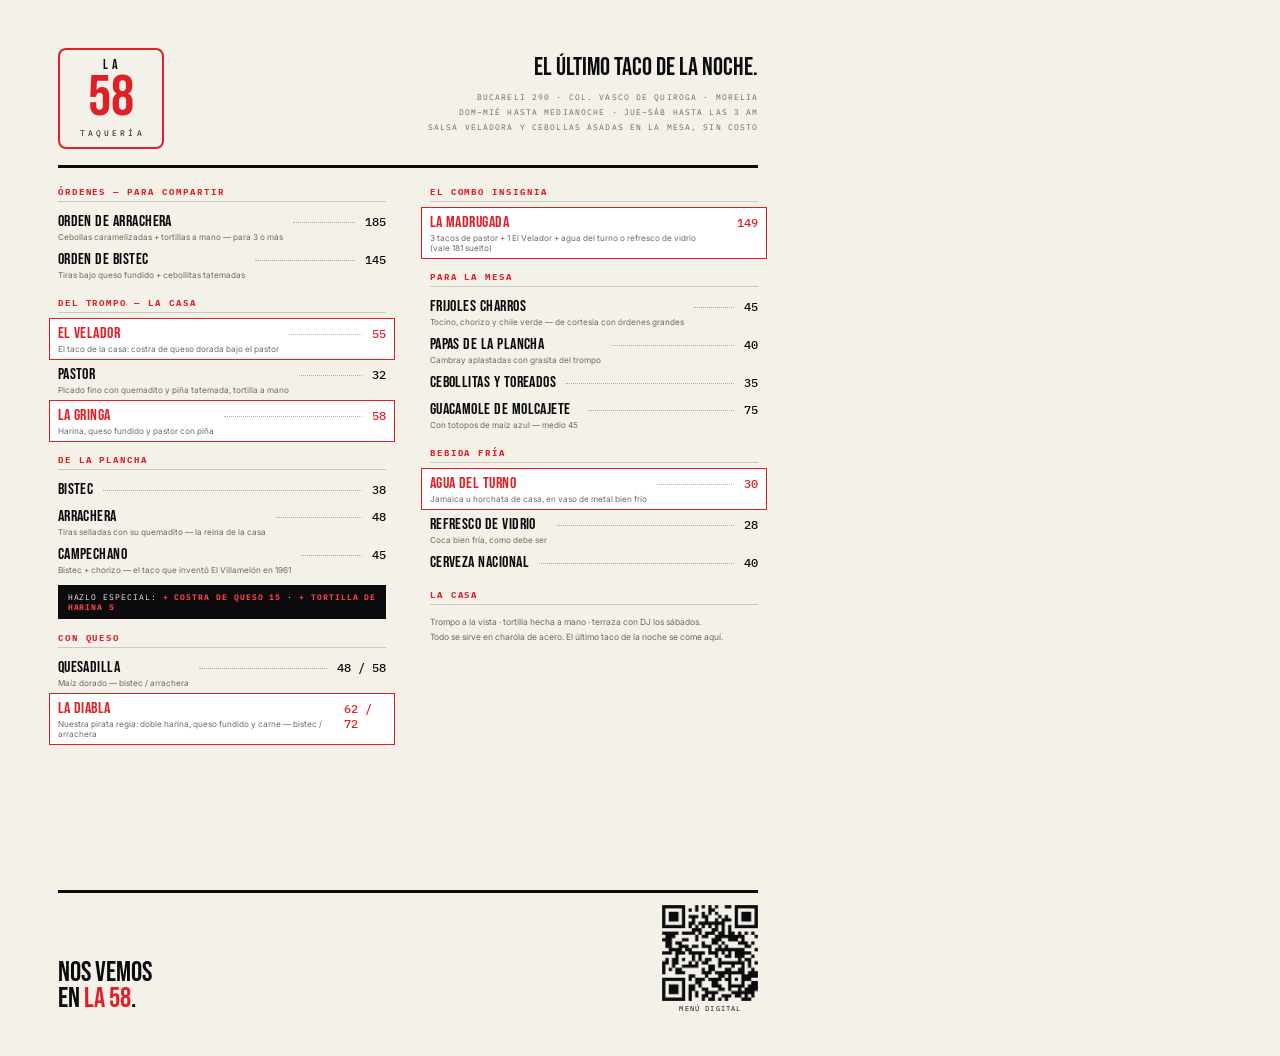
<file: menu-print.html>
<!DOCTYPE html>
<html lang="es-MX">
<head>
<meta charset="UTF-8">
<title>LA 58 · Menú para imprimir</title>
<link href="https://fonts.googleapis.com/css2?family=Bebas+Neue&family=IBM+Plex+Mono:wght@400;500&family=Inter:wght@400;500&display=swap" rel="stylesheet">
<style>
  @page{size:letter;margin:0}
  *{margin:0;padding:0;box-sizing:border-box}
  body{background:#F4F1E8;color:#0B0B0D;font-family:'Inter',sans-serif;width:8.5in;height:11in;padding:.5in .6in;position:relative}
  .display{font-family:'Bebas Neue',sans-serif;text-transform:uppercase;line-height:.9}
  .head{display:flex;justify-content:space-between;align-items:flex-start;border-bottom:3px solid #0B0B0D;padding-bottom:16px}
  .letrero{border:2.5px solid #E01F27;border-radius:8px;padding:9px 20px;text-align:center;display:inline-block}
  .letrero .la{font-size:14px;letter-spacing:.3em;margin-right:-.3em}
  .letrero .num{font-size:58px;color:#E01F27;line-height:.9}
  .letrero .taq{font-family:'IBM Plex Mono',monospace;font-size:7.5px;letter-spacing:.42em;margin-right:-.42em;margin-top:4px}
  .head-right{text-align:right;padding-top:4px}
  .head-right .lema{font-family:'Bebas Neue',sans-serif;font-size:25px}
  .head-right .meta{font-family:'IBM Plex Mono',monospace;font-size:8px;letter-spacing:.14em;color:#6b6a65;margin-top:7px;line-height:1.9;text-transform:uppercase}
  .cols{display:grid;grid-template-columns:1fr 1fr;gap:0 .45in;margin-top:18px}
  .sec{margin-bottom:13px}
  .sec h2{font-family:'IBM Plex Mono',monospace;font-size:9px;letter-spacing:.22em;text-transform:uppercase;color:#E01F27;border-bottom:1px solid rgba(11,11,13,.18);padding-bottom:4px;margin-bottom:6px}
  .it{display:flex;justify-content:space-between;align-items:baseline;gap:10px;padding:4px 0}
  .it .n{font-family:'Bebas Neue',sans-serif;font-size:15.5px;letter-spacing:.03em;text-transform:uppercase}
  .it .n small{font-family:'Inter',sans-serif;font-size:8.2px;color:#6b6a65;text-transform:none;letter-spacing:0;display:block;margin-top:1px;font-weight:400}
  .it .pts{flex:1;border-bottom:1px dotted rgba(11,11,13,.3);transform:translateY(-3px)}
  .it .p{font-family:'IBM Plex Mono',monospace;font-size:12px;font-weight:500}
  .it.hero{background:#fff;outline:1.5px solid #E01F27;padding:5px 8px;margin:2px -8px}
  .it.hero .n,.it.hero .p{color:#E01F27}
  .upsell{background:#0B0B0D;color:#F4F1E8;padding:7px 10px;margin-top:6px;font-family:'IBM Plex Mono',monospace;font-size:7.8px;letter-spacing:.12em;text-transform:uppercase}
  .upsell b{color:#FF4048}
  .foot{position:absolute;left:.6in;right:.6in;bottom:.45in;display:flex;justify-content:space-between;align-items:flex-end;border-top:3px solid #0B0B0D;padding-top:12px}
  .foot .big{font-family:'Bebas Neue',sans-serif;font-size:28px;line-height:.95;text-transform:uppercase}
  .foot .big span{color:#E01F27}
  .foot .qr{text-align:center}
  .foot .qr img{width:1in;height:1in;display:block}
  .foot .qr .cap{font-family:'IBM Plex Mono',monospace;font-size:6.5px;letter-spacing:.18em;margin-top:3px;text-transform:uppercase}
</style>
</head>
<body>

<div class="head">
  <div class="letrero">
    <div class="la display">LA</div>
    <div class="num display">58</div>
    <div class="taq">TAQUERÍA</div>
  </div>
  <div class="head-right">
    <div class="lema">EL ÚLTIMO TACO DE LA NOCHE.</div>
    <div class="meta">BUCARELI 290 · COL. VASCO DE QUIROGA · MORELIA<br>DOM–MIÉ HASTA MEDIANOCHE · JUE–SÁB HASTA LAS 3 AM<br>SALSA VELADORA Y CEBOLLAS ASADAS EN LA MESA, SIN COSTO</div>
  </div>
</div>

<div class="cols">
  <div>
    <div class="sec">
      <h2>Órdenes — para compartir</h2>
      <div class="it"><span class="n">Orden de arrachera<small>Cebollas caramelizadas + tortillas a mano — para 3 o más</small></span><span class="pts"></span><span class="p">185</span></div>
      <div class="it"><span class="n">Orden de bistec<small>Tiras bajo queso fundido + cebollitas tatemadas</small></span><span class="pts"></span><span class="p">145</span></div>
    </div>
    <div class="sec">
      <h2>Del trompo — la casa</h2>
      <div class="it hero"><span class="n">El Velador<small>El taco de la casa: costra de queso dorada bajo el pastor</small></span><span class="pts"></span><span class="p">55</span></div>
      <div class="it"><span class="n">Pastor<small>Picado fino con quemadito y piña tatemada, tortilla a mano</small></span><span class="pts"></span><span class="p">32</span></div>
      <div class="it hero"><span class="n">La Gringa<small>Harina, queso fundido y pastor con piña</small></span><span class="pts"></span><span class="p">58</span></div>
    </div>
    <div class="sec">
      <h2>De la plancha</h2>
      <div class="it"><span class="n">Bistec</span><span class="pts"></span><span class="p">38</span></div>
      <div class="it"><span class="n">Arrachera<small>Tiras selladas con su quemadito — la reina de la casa</small></span><span class="pts"></span><span class="p">48</span></div>
      <div class="it"><span class="n">Campechano<small>Bistec + chorizo — el taco que inventó El Villamelón en 1961</small></span><span class="pts"></span><span class="p">45</span></div>
      <div class="upsell">HAZLO ESPECIAL: <b>+ COSTRA DE QUESO 15</b> · <b>+ TORTILLA DE HARINA 5</b></div>
    </div>
    <div class="sec">
      <h2>Con queso</h2>
      <div class="it"><span class="n">Quesadilla<small>Maíz dorado — bistec / arrachera</small></span><span class="pts"></span><span class="p">48 / 58</span></div>
      <div class="it hero"><span class="n">La Diabla<small>Nuestra pirata regia: doble harina, queso fundido y carne — bistec / arrachera</small></span><span class="pts"></span><span class="p">62 / 72</span></div>
    </div>
  </div>
  <div>
    <div class="sec">
      <h2>El combo insignia</h2>
      <div class="it hero"><span class="n">La Madrugada<small>3 tacos de pastor + 1 El Velador + agua del turno o refresco de vidrio (vale 181 suelto)</small></span><span class="pts"></span><span class="p">149</span></div>
    </div>
    <div class="sec">
      <h2>Para la mesa</h2>
      <div class="it"><span class="n">Frijoles charros<small>Tocino, chorizo y chile verde — de cortesía con órdenes grandes</small></span><span class="pts"></span><span class="p">45</span></div>
      <div class="it"><span class="n">Papas de la plancha<small>Cambray aplastadas con grasita del trompo</small></span><span class="pts"></span><span class="p">40</span></div>
      <div class="it"><span class="n">Cebollitas y toreados</span><span class="pts"></span><span class="p">35</span></div>
      <div class="it"><span class="n">Guacamole de molcajete<small>Con totopos de maíz azul — medio 45</small></span><span class="pts"></span><span class="p">75</span></div>
    </div>
    <div class="sec">
      <h2>Bebida fría</h2>
      <div class="it hero"><span class="n">Agua del Turno<small>Jamaica u horchata de casa, en vaso de metal bien frío</small></span><span class="pts"></span><span class="p">30</span></div>
      <div class="it"><span class="n">Refresco de vidrio<small>Coca bien fría, como debe ser</small></span><span class="pts"></span><span class="p">28</span></div>
      <div class="it"><span class="n">Cerveza nacional</span><span class="pts"></span><span class="p">40</span></div>
    </div>
    <div class="sec">
      <h2>La casa</h2>
      <div class="it"><span class="n" style="font-family:'Inter',sans-serif;font-size:8.5px;text-transform:none;letter-spacing:0;line-height:1.8;color:#6b6a65">Trompo a la vista · tortilla hecha a mano · terraza con DJ los sábados.<br>Todo se sirve en charola de acero. El último taco de la noche se come aquí.</span></div>
    </div>
  </div>
</div>

<div class="foot">
  <div class="big">NOS VEMOS<br>EN <span>LA 58</span>.</div>
  <div class="qr">
    <img src="assets/qr-menu.png" alt="QR del menú">
    <div class="cap">MENÚ DIGITAL</div>
  </div>
</div>

</body>
</html>
</file>
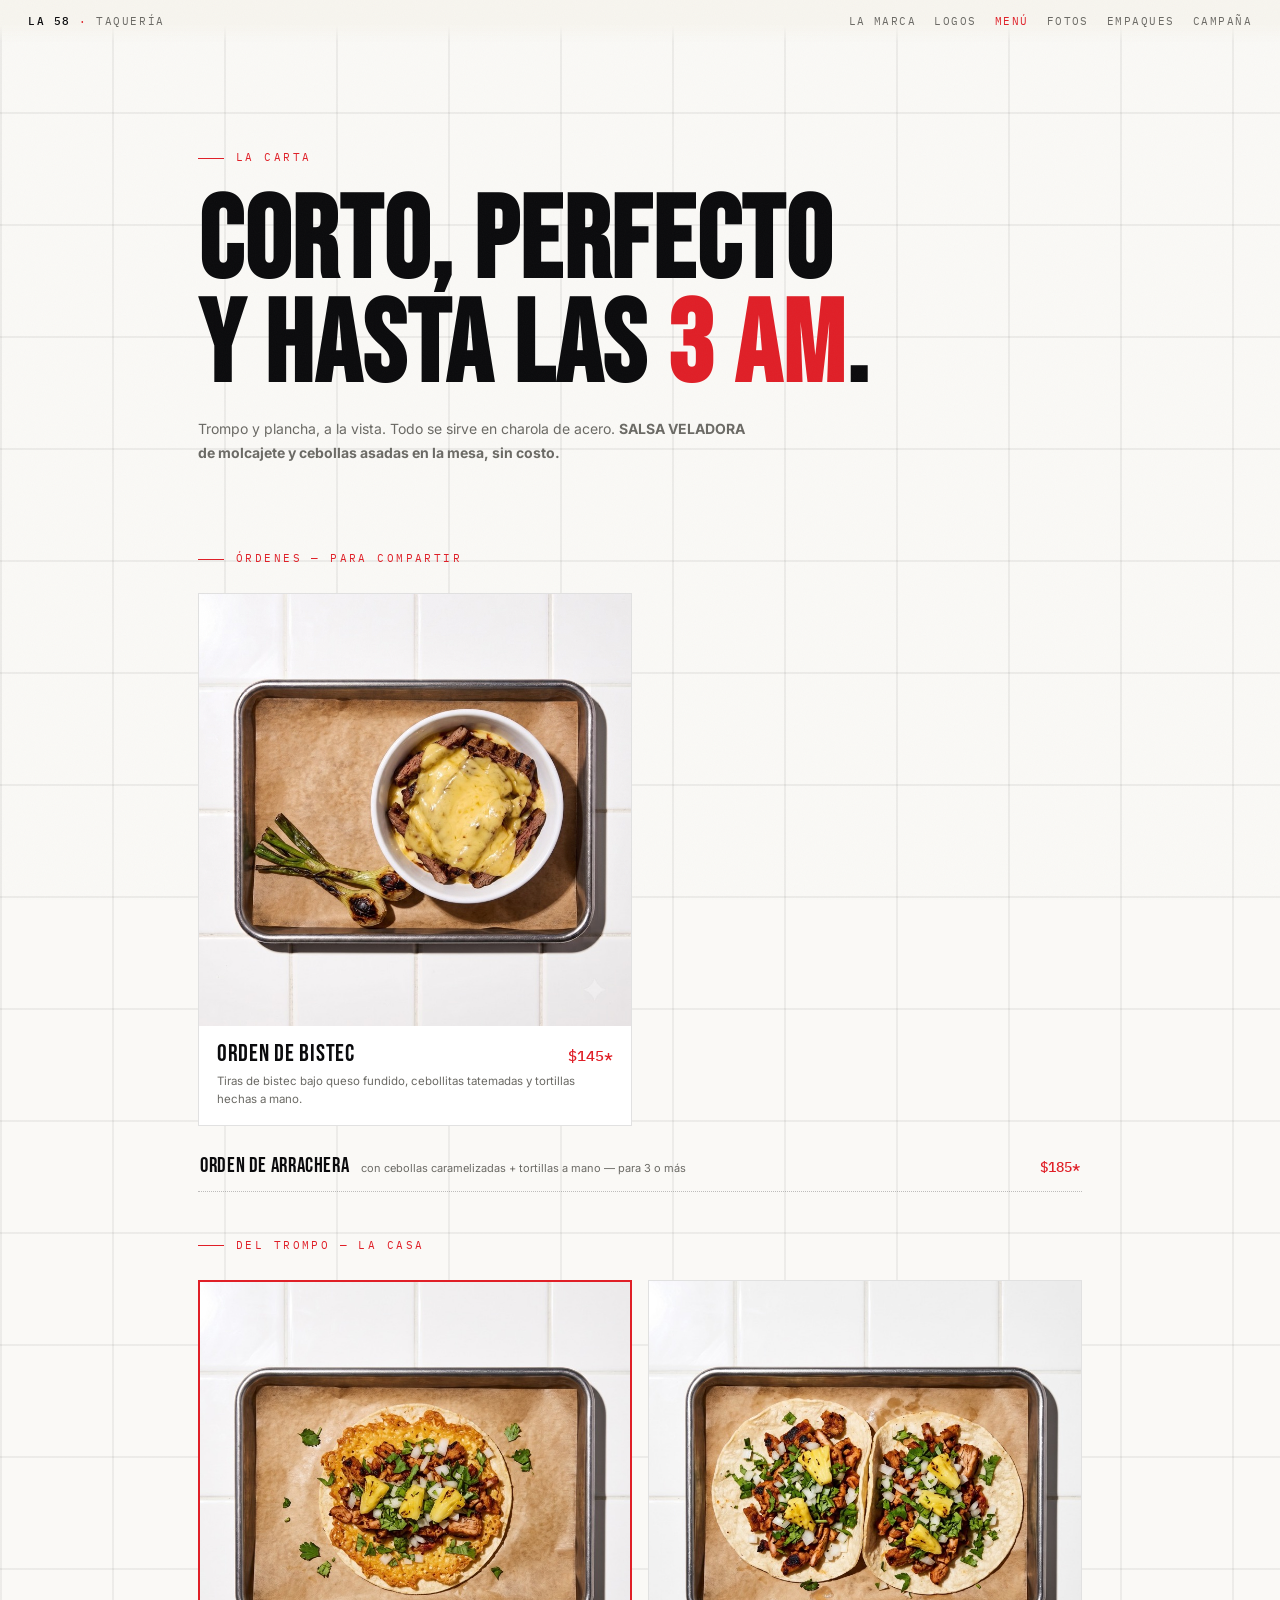
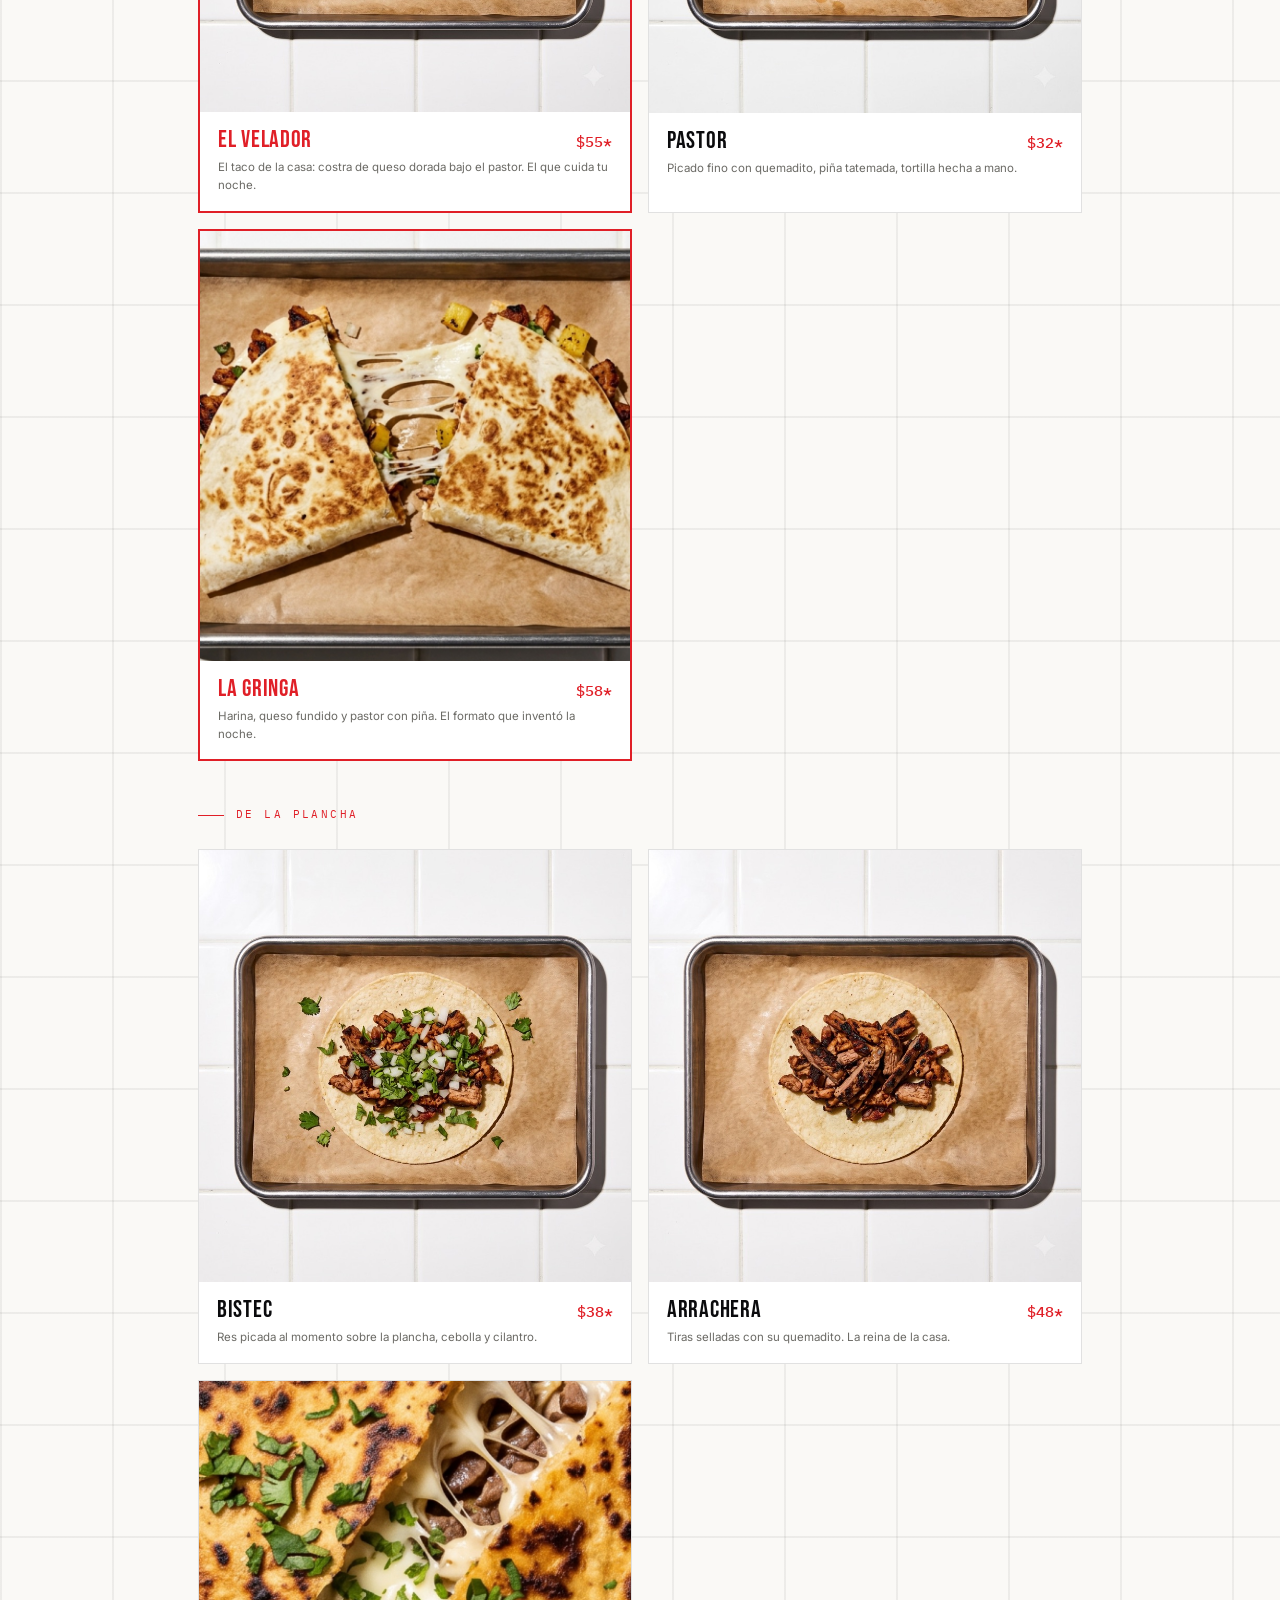
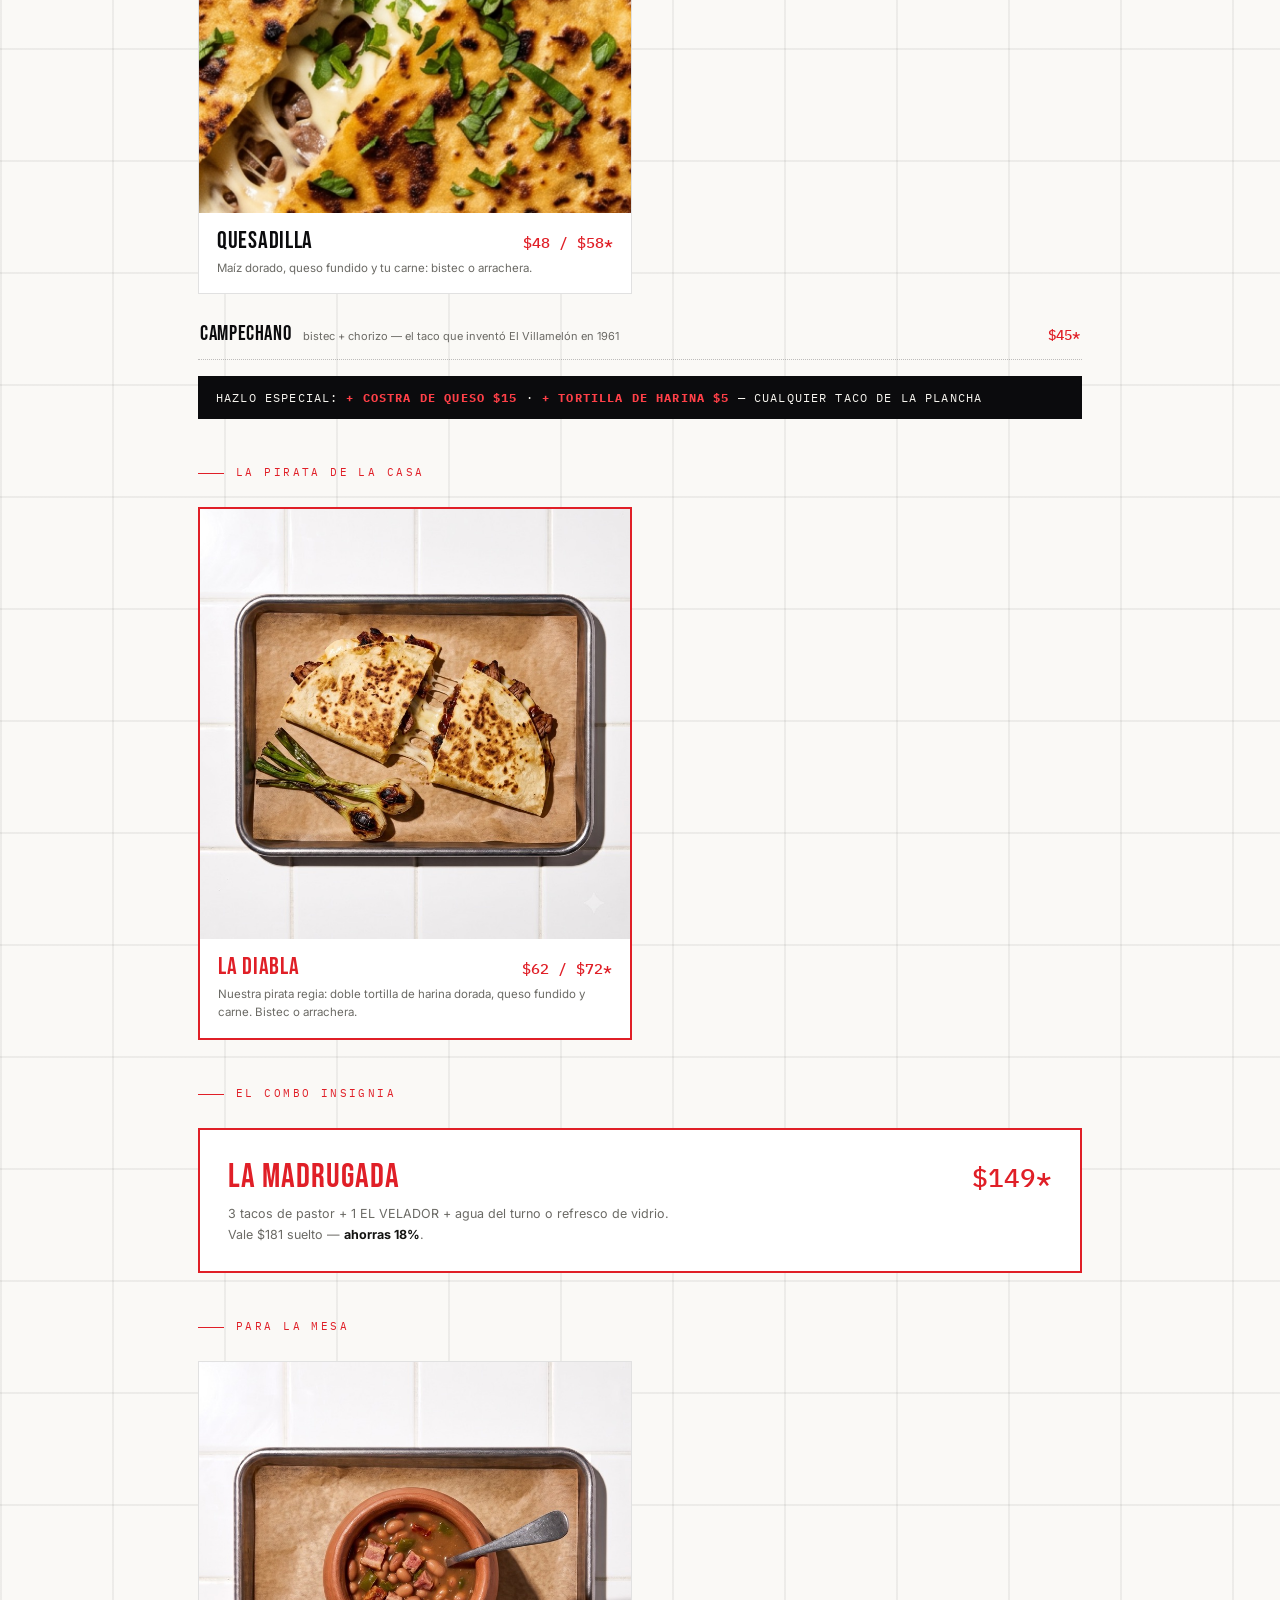
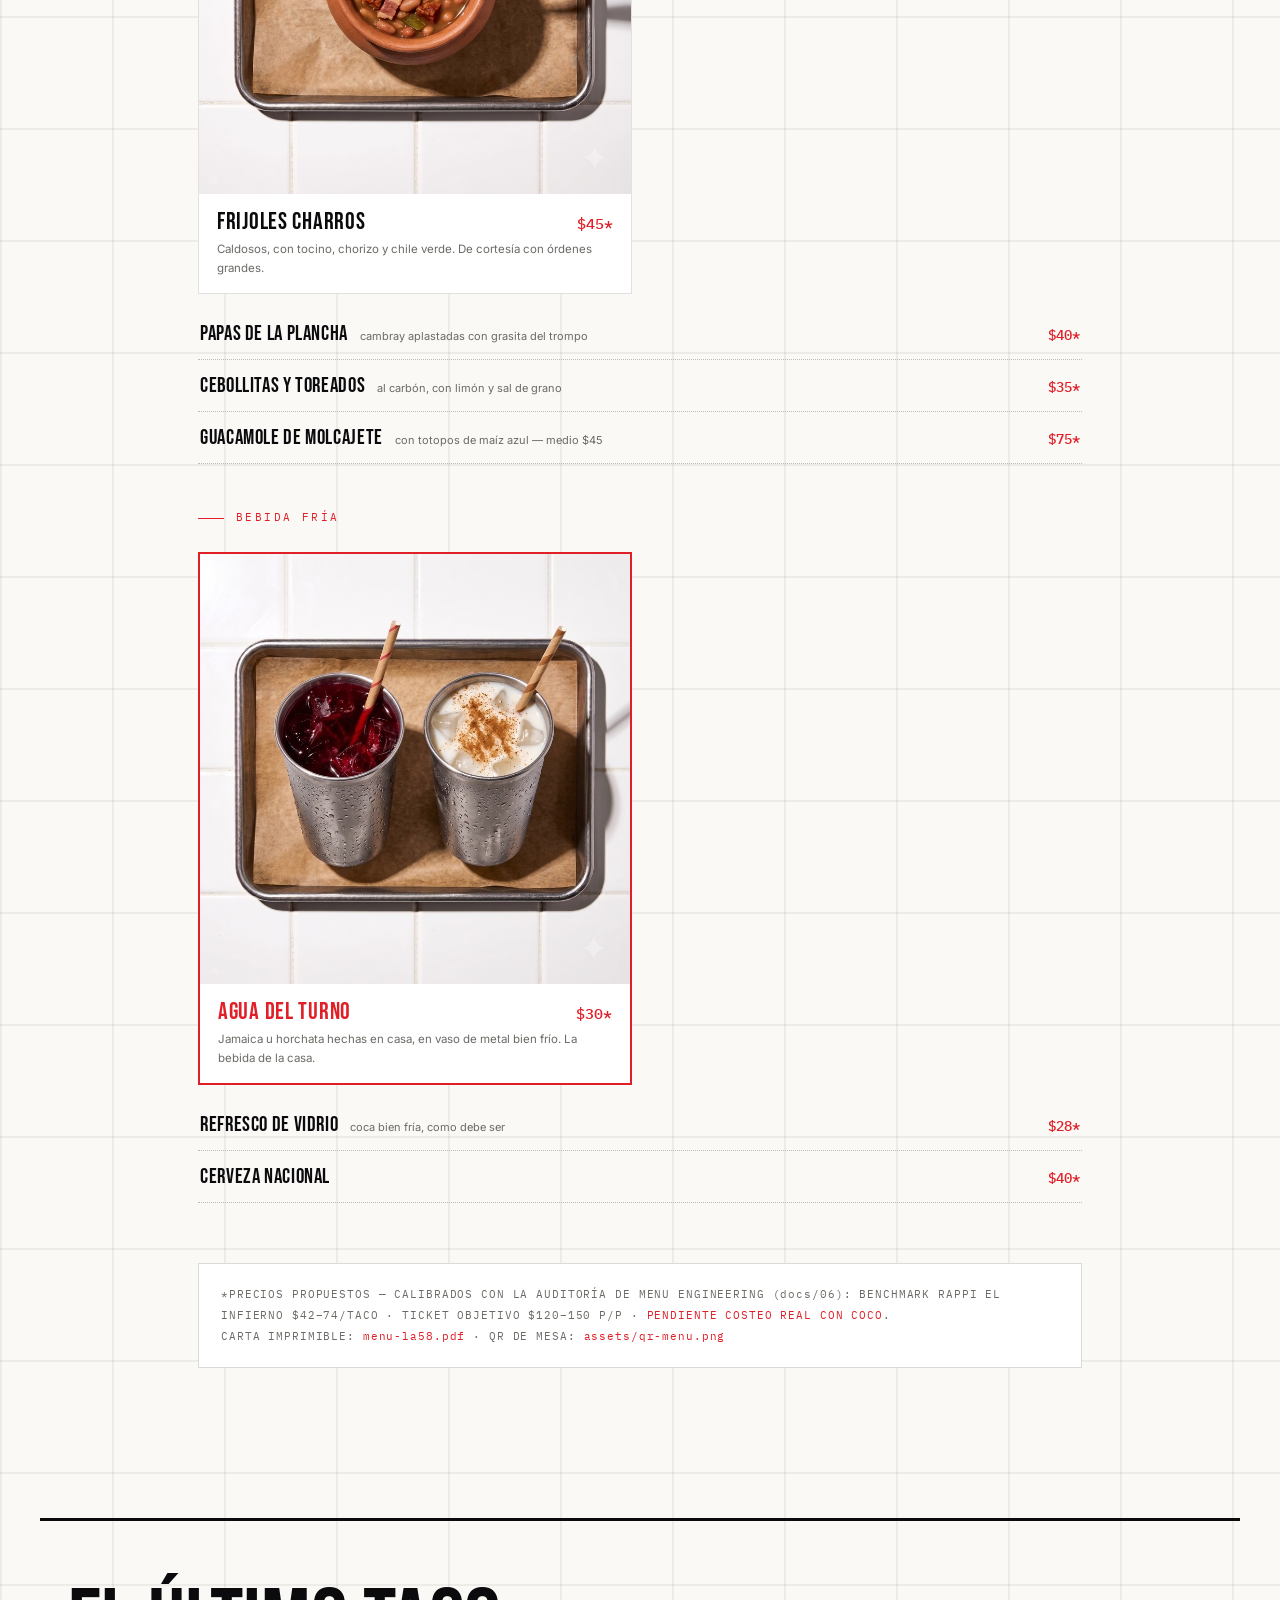
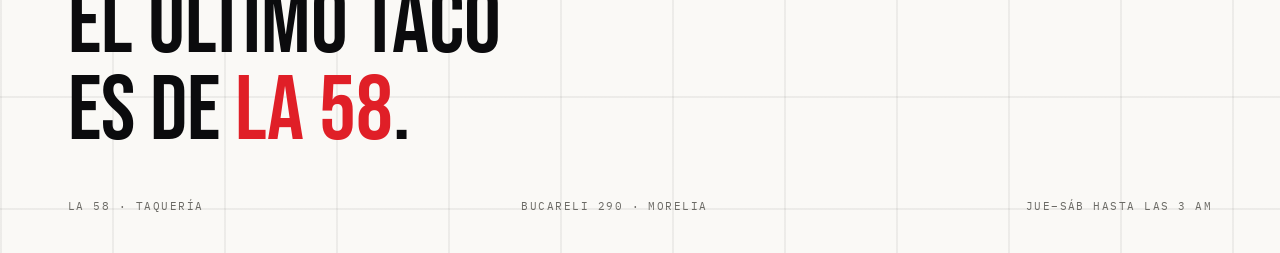
<file: menu.html>
<!DOCTYPE html>
<html lang="es-MX">
<head>
<meta charset="UTF-8">
<meta name="viewport" content="width=device-width,initial-scale=1">
<title>LA 58 · Menú — Tacos hasta las 3 AM</title>
<link rel="preconnect" href="https://fonts.googleapis.com">
<link rel="preconnect" href="https://fonts.gstatic.com" crossorigin>
<link href="https://fonts.googleapis.com/css2?family=Bebas+Neue&family=IBM+Plex+Mono:wght@400;500&family=Inter:wght@400;500;600&display=swap" rel="stylesheet">
<link rel="icon" href="data:image/svg+xml,%3Csvg xmlns=%27http://www.w3.org/2000/svg%27 viewBox=%270 0 64 64%27%3E%3Crect width=%2764%27 height=%2764%27 rx=%2712%27 fill=%27%230B0B0D%27/%3E%3Crect x=%274%27 y=%274%27 width=%2756%27 height=%2756%27 rx=%279%27 fill=%27none%27 stroke=%27%23FF2B33%27 stroke-width=%273%27/%3E%3Ctext x=%2732%27 y=%2745%27 font-family=%27Arial Black,Arial%27 font-size=%2728%27 font-weight=%27900%27 fill=%27%23FF2B33%27 text-anchor=%27middle%27%3E58%3C/text%3E%3C/svg%3E">
<link rel="stylesheet" href="brand.css">
<style>
  /* MODO CARTA: azulejo claro + rojo, cards estilo Rappi */
  body{color:#0B0B0D}
  body::after{opacity:.03}
  .topbar{background:linear-gradient(#F7F5EF 60%,transparent);color:#6b6a65}
  .topbar b{color:#0B0B0D}
  .topbar .dot{color:#E01F27}
  .nav a{color:#6b6a65}
  .nav a:hover,.nav a.on{color:#E01F27}
  .page-head h1{color:#0B0B0D}
  .page-head .neon{color:#E01F27;text-shadow:none}
  .page-head .sub{color:#6b6a65}
  .label{color:#E01F27}
  .label::before{background:#E01F27}
  /* HOJA tipo PDF: carta centrada, estática */
  section{max-width:940px}
  .page-head{max-width:940px}
  .menu-sec{margin-top:46px}
  .cards{display:grid;grid-template-columns:repeat(2,1fr);gap:16px}
  .card{background:#fff;border:1.5px solid rgba(11,11,13,.12);overflow:hidden;display:flex;flex-direction:column}
  .card img{width:100%;aspect-ratio:1;object-fit:cover;display:block}
  .card .info{padding:16px 18px 6px;display:flex;justify-content:space-between;align-items:baseline;gap:10px}
  .card .nom{font-family:'Bebas Neue',sans-serif;font-size:24px;letter-spacing:.03em;text-transform:uppercase;line-height:1}
  .card .desc{color:#6b6a65;font-size:11.5px;line-height:1.6;padding:0 18px 16px}
  .card .p{font-family:'IBM Plex Mono',monospace;font-size:15px;font-weight:500;color:#E01F27;white-space:nowrap}
  .card.hero{border:2px solid #E01F27}
  .card.hero .nom{color:#E01F27}
  .fila{display:flex;justify-content:space-between;align-items:baseline;gap:14px;border-bottom:1px dotted rgba(11,11,13,.25);padding:13px 2px}
  .fila .nom{font-family:'Bebas Neue',sans-serif;font-size:21px;letter-spacing:.03em;text-transform:uppercase}
  .fila .nota{color:#6b6a65;font-size:11px;margin-left:8px;font-family:'Inter',sans-serif;text-transform:none;letter-spacing:0}
  .fila .p{font-family:'IBM Plex Mono',monospace;font-size:14px;font-weight:500;color:#E01F27;white-space:nowrap}
  .upsell{background:#0B0B0D;color:#F7F5EF;padding:14px 18px;margin-top:16px;font-family:'IBM Plex Mono',monospace;font-size:11.5px;letter-spacing:.1em;text-transform:uppercase}
  .upsell b{color:#FF4048}
  .aviso-carta{border:1.5px solid rgba(11,11,13,.15);background:#fff;padding:20px 22px;margin-top:60px}
  .aviso-carta .note{color:#6b6a65}
  .aviso-carta .note em{color:#E01F27}
  footer{border-top:3px solid #0B0B0D}
  footer .big{color:#0B0B0D}
  footer .big span{color:#E01F27;text-shadow:none}
  .foot-meta{color:#6b6a65}
  @media(max-width:860px){.cards{grid-template-columns:1fr 1fr}}
  @media(max-width:560px){.cards{grid-template-columns:1fr}}
</style>
</head>
<body>

<div class="topbar">
  <div><b>LA 58</b> <span class="dot">·</span> TAQUERÍA</div>
  <nav class="nav">
    <a href="index.html">La marca</a>
    <a href="logos.html">Logos</a>
    <a href="menu.html" class="on">Menú</a>
    <a href="fotos.html">Fotos</a>
    <a href="empaques.html">Empaques</a>
    <a href="campana.html">Campaña</a>
  </nav>
</div>

<section class="page-head">
  <div class="label">La carta</div>
  <h1 class="display">CORTO, PERFECTO<br>Y HASTA LAS <span class="neon">3 AM</span>.</h1>
  <p class="sub">Trompo y plancha, a la vista. Todo se sirve en charola de acero.
  <b>SALSA VELADORA de molcajete y cebollas asadas en la mesa, sin costo.</b></p>
</section>

<section style="padding-top:10px">

  <div class="menu-sec rv">
    <div class="label">Órdenes — para compartir</div>
    <div class="cards">
      <div class="card"><img src="fotos/menu/web/p-orden-bistec.jpg" alt="Orden de bistec"><div class="info"><span class="nom">Orden de bistec</span><span class="p">$145*</span></div><div class="desc">Tiras de bistec bajo queso fundido, cebollitas tatemadas y tortillas hechas a mano.</div></div>
    </div>
    <div style="margin-top:14px">
      <div class="fila"><span class="nom">Orden de arrachera <span class="nota">con cebollas caramelizadas + tortillas a mano — para 3 o más</span></span><span class="p">$185*</span></div>
    </div>
  </div>

  <div class="menu-sec rv">
    <div class="label">Del trompo — la casa</div>
    <div class="cards">
      <div class="card hero"><img src="fotos/menu/web/p-velador.jpg" alt="El Velador"><div class="info"><span class="nom">El Velador</span><span class="p">$55*</span></div><div class="desc">El taco de la casa: costra de queso dorada bajo el pastor. El que cuida tu noche.</div></div>
      <div class="card"><img src="fotos/menu/web/p-pastor.jpg" alt="Tacos de pastor"><div class="info"><span class="nom">Pastor</span><span class="p">$32*</span></div><div class="desc">Picado fino con quemadito, piña tatemada, tortilla hecha a mano.</div></div>
      <div class="card hero"><img src="fotos/menu/web/p-gringa.jpg" alt="La Gringa"><div class="info"><span class="nom">La Gringa</span><span class="p">$58*</span></div><div class="desc">Harina, queso fundido y pastor con piña. El formato que inventó la noche.</div></div>
    </div>
  </div>

  <div class="menu-sec rv">
    <div class="label">De la plancha</div>
    <div class="cards">
      <div class="card"><img src="fotos/menu/web/p-bistec.jpg" alt="Taco de bistec"><div class="info"><span class="nom">Bistec</span><span class="p">$38*</span></div><div class="desc">Res picada al momento sobre la plancha, cebolla y cilantro.</div></div>
      <div class="card"><img src="fotos/menu/web/p-arrachera.jpg" alt="Taco de arrachera"><div class="info"><span class="nom">Arrachera</span><span class="p">$48*</span></div><div class="desc">Tiras selladas con su quemadito. La reina de la casa.</div></div>
      <div class="card"><img src="fotos/menu/web/p-quesadilla.jpg" alt="Quesadilla"><div class="info"><span class="nom">Quesadilla</span><span class="p">$48 / $58*</span></div><div class="desc">Maíz dorado, queso fundido y tu carne: bistec o arrachera.</div></div>
    </div>
    <div style="margin-top:14px">
      <div class="fila"><span class="nom">Campechano <span class="nota">bistec + chorizo — el taco que inventó El Villamelón en 1961</span></span><span class="p">$45*</span></div>
    </div>
    <div class="upsell">HAZLO ESPECIAL: <b>+ COSTRA DE QUESO $15</b> · <b>+ TORTILLA DE HARINA $5</b> — CUALQUIER TACO DE LA PLANCHA</div>
  </div>

  <div class="menu-sec rv">
    <div class="label">La pirata de la casa</div>
    <div class="cards">
      <div class="card hero"><img src="fotos/menu/web/p-diabla.jpg" alt="La Diabla"><div class="info"><span class="nom">La Diabla</span><span class="p">$62 / $72*</span></div><div class="desc">Nuestra pirata regia: doble tortilla de harina dorada, queso fundido y carne. Bistec o arrachera.</div></div>
    </div>
  </div>

  <div class="menu-sec rv">
    <div class="label">El combo insignia</div>
    <div style="border:2px solid #E01F27;background:#fff;padding:26px 28px;display:flex;justify-content:space-between;align-items:baseline;gap:16px;flex-wrap:wrap">
      <div>
        <div style="font-family:'Bebas Neue',sans-serif;font-size:34px;letter-spacing:.03em;color:#E01F27">LA MADRUGADA</div>
        <div style="color:#6b6a65;font-size:12.5px;line-height:1.7;margin-top:6px;max-width:520px">3 tacos de pastor + 1 EL VELADOR + agua del turno o refresco de vidrio.<br>Vale $181 suelto — <b style="color:#141412">ahorras 18%</b>.</div>
      </div>
      <div style="font-family:'IBM Plex Mono',monospace;font-size:26px;font-weight:500;color:#E01F27">$149*</div>
    </div>
  </div>

  <div class="menu-sec rv">
    <div class="label">Para la mesa</div>
    <div class="cards">
      <div class="card"><img src="fotos/menu/web/p-frijoles.jpg" alt="Frijoles charros"><div class="info"><span class="nom">Frijoles charros</span><span class="p">$45*</span></div><div class="desc">Caldosos, con tocino, chorizo y chile verde. De cortesía con órdenes grandes.</div></div>
    </div>
    <div style="margin-top:14px">
      <div class="fila"><span class="nom">Papas de la plancha <span class="nota">cambray aplastadas con grasita del trompo</span></span><span class="p">$40*</span></div>
      <div class="fila"><span class="nom">Cebollitas y toreados <span class="nota">al carbón, con limón y sal de grano</span></span><span class="p">$35*</span></div>
      <div class="fila"><span class="nom">Guacamole de molcajete <span class="nota">con totopos de maíz azul — medio $45</span></span><span class="p">$75*</span></div>
    </div>
  </div>

  <div class="menu-sec rv">
    <div class="label">Bebida fría</div>
    <div class="cards">
      <div class="card hero"><img src="fotos/menu/web/p-aguas.jpg" alt="Agua del Turno"><div class="info"><span class="nom">Agua del Turno</span><span class="p">$30*</span></div><div class="desc">Jamaica u horchata hechas en casa, en vaso de metal bien frío. La bebida de la casa.</div></div>
    </div>
    <div style="margin-top:14px">
      <div class="fila"><span class="nom">Refresco de vidrio <span class="nota">coca bien fría, como debe ser</span></span><span class="p">$28*</span></div>
      <div class="fila"><span class="nom">Cerveza nacional</span><span class="p">$40*</span></div>
    </div>
  </div>

  <div class="aviso-carta rv">
    <p class="note" style="margin-top:0">*PRECIOS PROPUESTOS — CALIBRADOS CON LA AUDITORÍA DE MENU ENGINEERING (docs/06):
    BENCHMARK RAPPI EL INFIERNO $42–74/TACO · TICKET OBJETIVO $120–150 P/P · <em>PENDIENTE COSTEO REAL CON COCO</em>.<br>
    CARTA IMPRIMIBLE: <em>menu-la58.pdf</em> · QR DE MESA: <em>assets/qr-menu.png</em></p>
  </div>

</section>

<footer>
  <div class="big rv">EL ÚLTIMO TACO<br>ES DE <span>LA 58</span>.</div>
  <div class="foot-meta">
    <div>LA 58 · TAQUERÍA</div>
    <div>BUCARELI 290 · MORELIA</div>
    <div>JUE–SÁB HASTA LAS 3 AM</div>
  </div>
</footer>

</body>
</html>
</file>
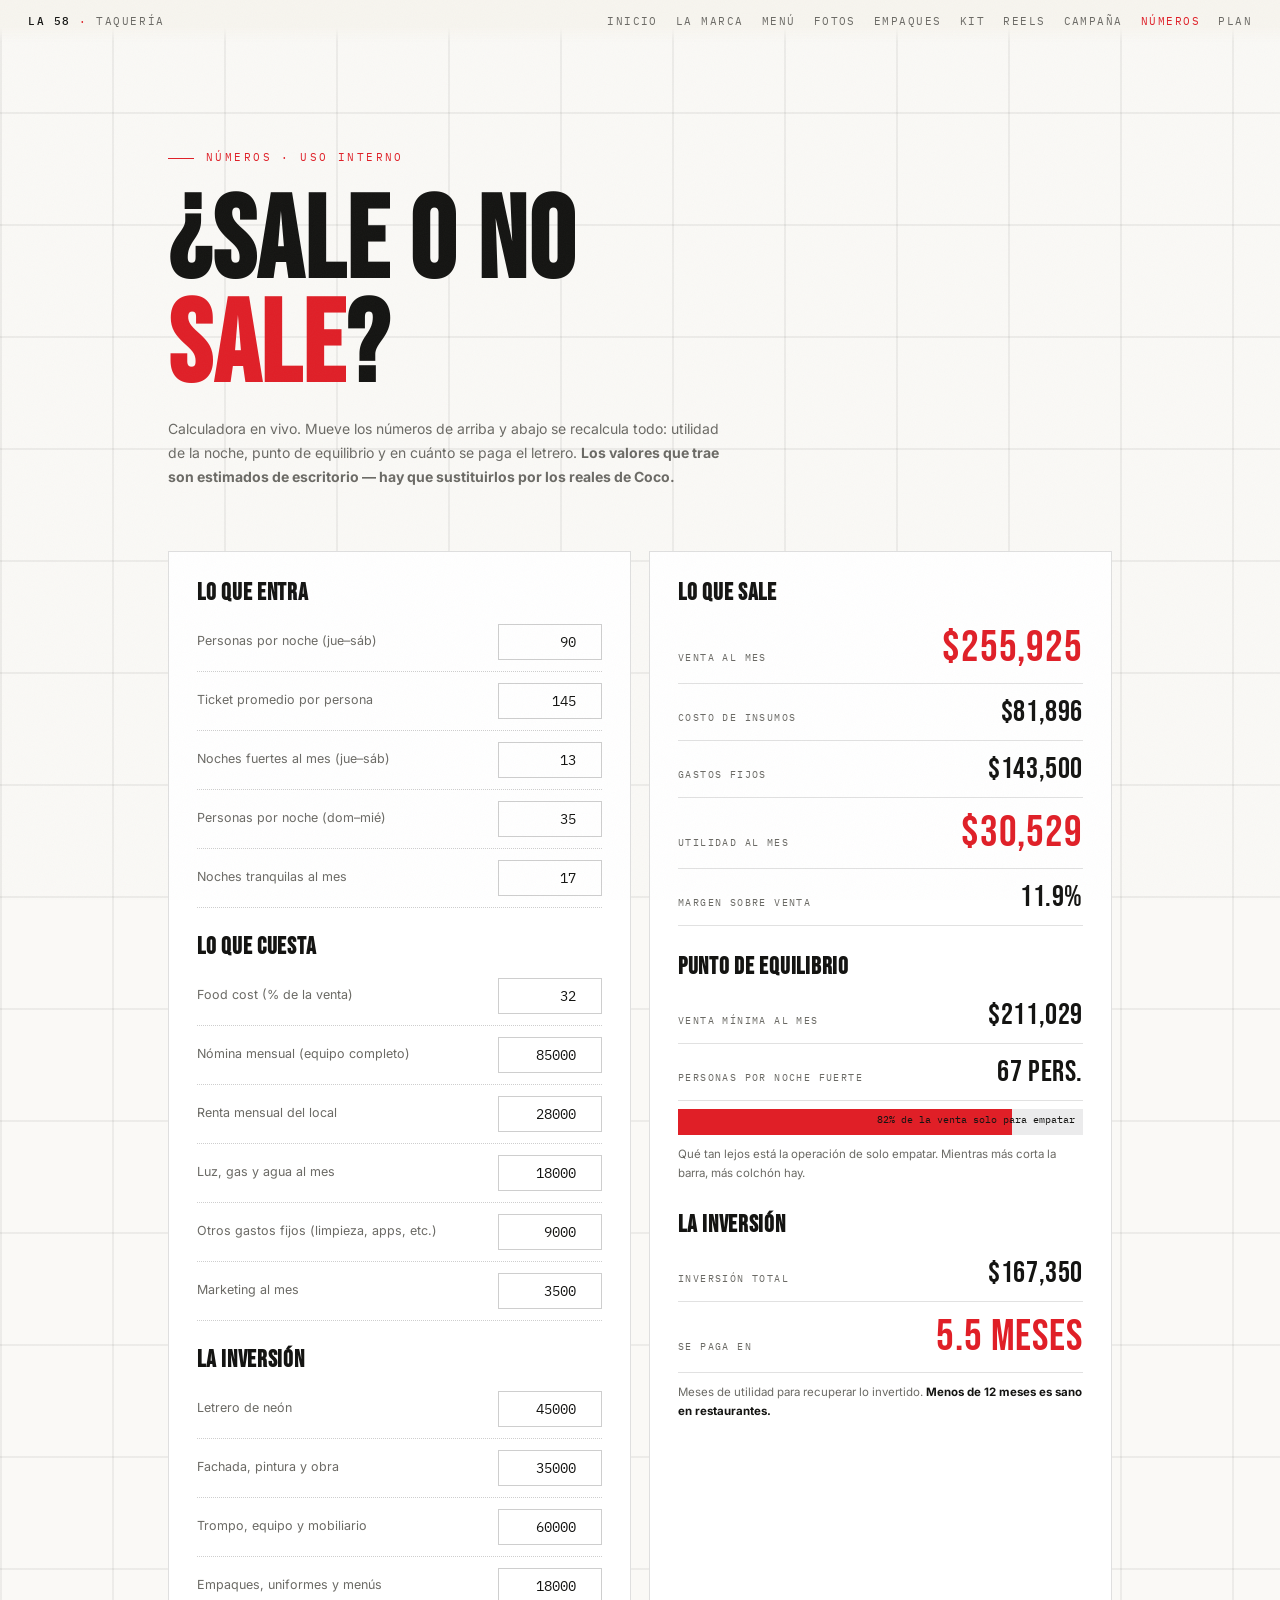
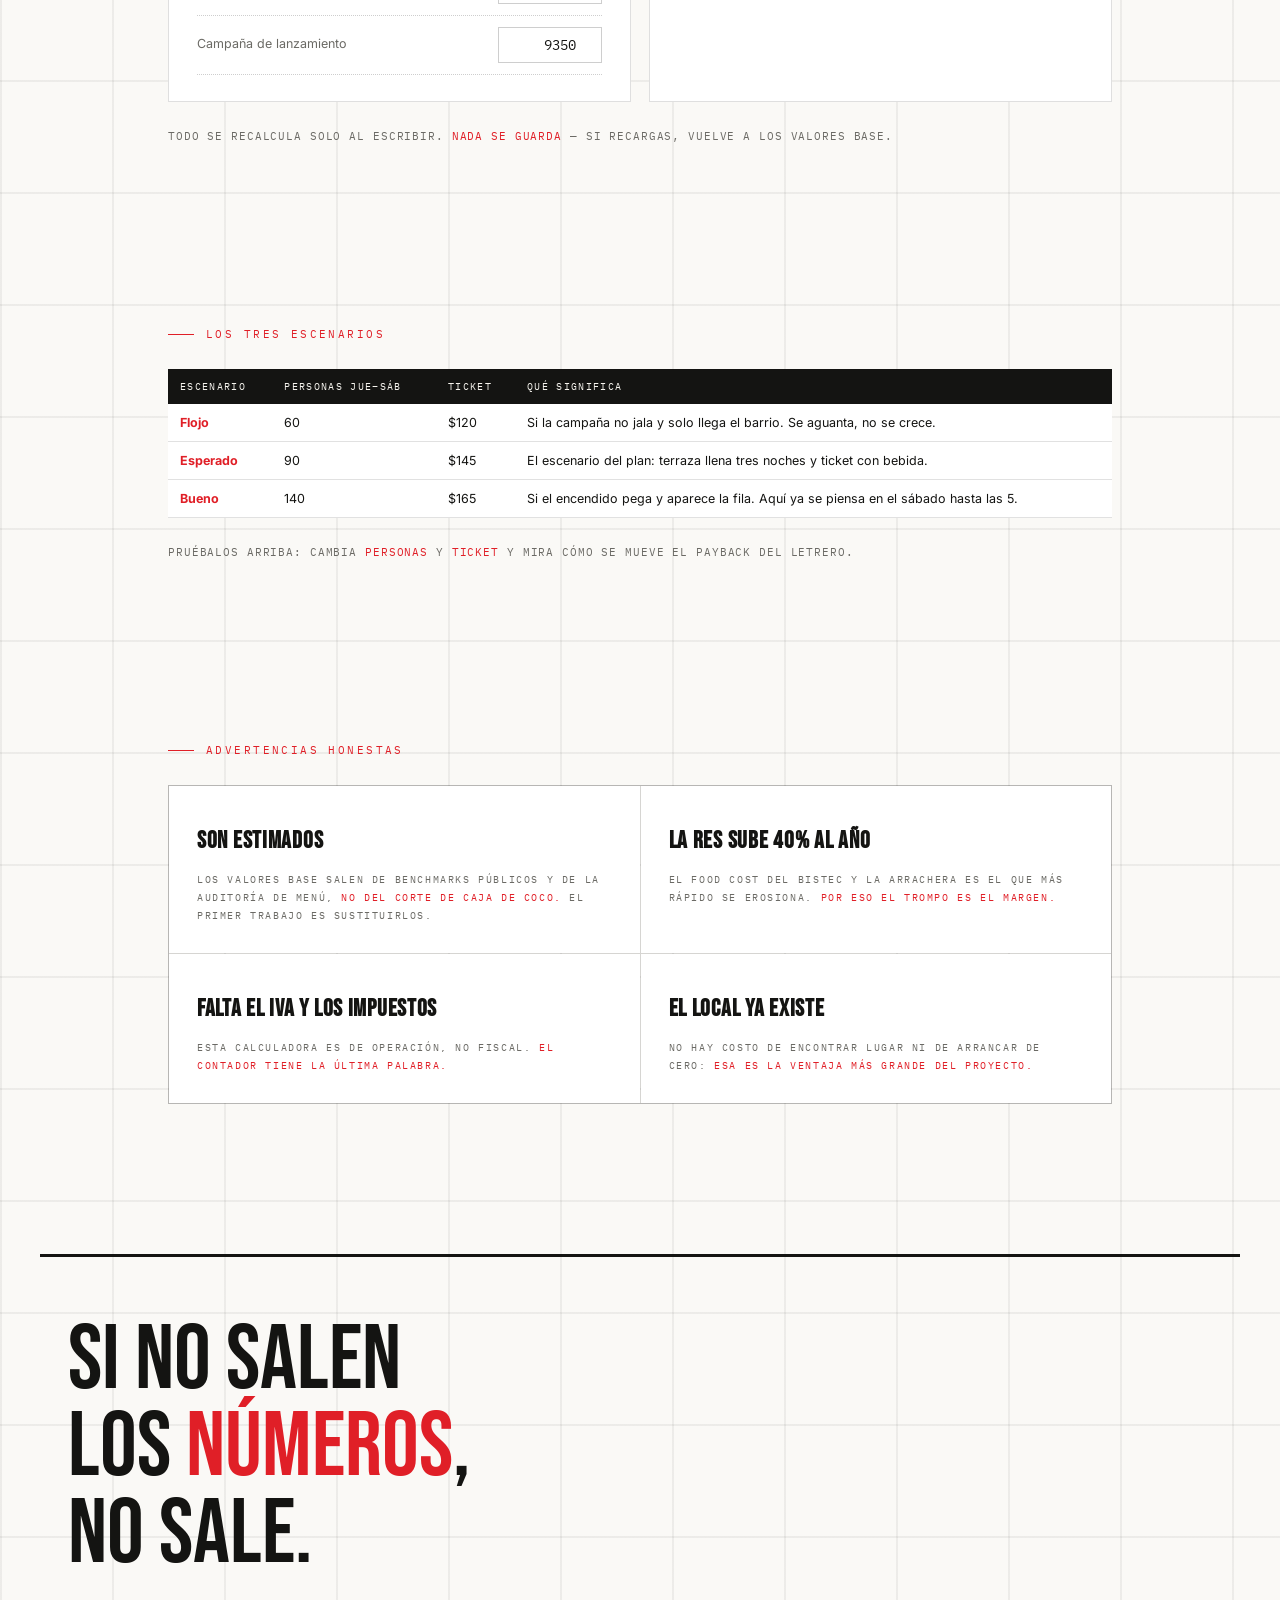
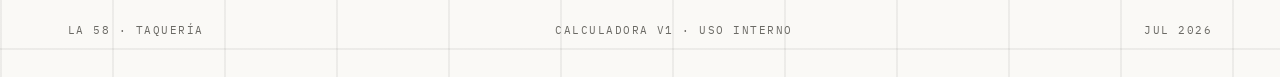
<file: numeros.html>
<!DOCTYPE html>
<html lang="es-MX">
<head>
<meta charset="UTF-8">
<meta name="viewport" content="width=device-width,initial-scale=1">
<title>LA 58 · Los números</title>
<link rel="preconnect" href="https://fonts.googleapis.com">
<link rel="preconnect" href="https://fonts.gstatic.com" crossorigin>
<link href="https://fonts.googleapis.com/css2?family=Bebas+Neue&family=IBM+Plex+Mono:wght@400;500&family=Inter:wght@400;500;600&display=swap" rel="stylesheet">
<link rel="icon" href="data:image/svg+xml,%3Csvg xmlns=%27http://www.w3.org/2000/svg%27 viewBox=%270 0 64 64%27%3E%3Crect width=%2764%27 height=%2764%27 rx=%2712%27 fill=%27%230B0B0D%27/%3E%3Crect x=%274%27 y=%274%27 width=%2756%27 height=%2756%27 rx=%279%27 fill=%27none%27 stroke=%27%23FF2B33%27 stroke-width=%273%27/%3E%3Ctext x=%2732%27 y=%2745%27 font-family=%27Arial Black,Arial%27 font-size=%2728%27 font-weight=%27900%27 fill=%27%23FF2B33%27 text-anchor=%27middle%27%3E58%3C/text%3E%3C/svg%3E">
<link rel="stylesheet" href="brand.css">
<style>
  section{max-width:1000px}
  .calc{display:grid;grid-template-columns:1fr 1fr;gap:18px;margin-top:22px}
  .panel-c{background:#fff;border:1.5px solid rgba(11,11,13,.13);padding:26px 28px}
  .panel-c h3{font-family:'Bebas Neue',sans-serif;font-size:24px;text-transform:uppercase;letter-spacing:.03em;margin-bottom:6px}
  .inp{display:flex;justify-content:space-between;align-items:center;gap:14px;padding:11px 0;border-bottom:1px dotted rgba(11,11,13,.2)}
  .inp label{font-size:12.5px;color:var(--humo);line-height:1.5}
  .inp input{width:104px;padding:8px 10px;border:1.5px solid rgba(11,11,13,.2);background:#fff;
    font-family:'IBM Plex Mono',monospace;font-size:14px;text-align:right;color:var(--azulejo)}
  .inp input:focus{outline:none;border-color:var(--rojo)}
  .out{display:flex;justify-content:space-between;align-items:baseline;gap:14px;padding:13px 0;border-bottom:1px solid rgba(11,11,13,.12)}
  .out .k{font-family:'IBM Plex Mono',monospace;font-size:10px;letter-spacing:.14em;color:var(--humo);text-transform:uppercase}
  .out .v{font-family:'Bebas Neue',sans-serif;font-size:30px;letter-spacing:.02em;line-height:1}
  .out.big .v{font-size:44px;color:var(--rojo)}
  .out.neg .v{color:#8a8a8a}
  .barra{height:26px;background:rgba(11,11,13,.08);position:relative;margin-top:8px;overflow:hidden}
  .barra i{position:absolute;left:0;top:0;bottom:0;background:var(--rojo);transition:width .3s}
  .barra span{position:absolute;right:8px;top:4px;font-family:'IBM Plex Mono',monospace;font-size:10px;color:var(--azulejo)}
  table{width:100%;border-collapse:collapse;margin-top:18px;background:#fff}
  th{background:var(--azulejo);color:#F7F5EF;font-family:'IBM Plex Mono',monospace;font-size:9.5px;letter-spacing:.14em;text-transform:uppercase;padding:11px 12px;text-align:left;font-weight:400}
  td{border-bottom:1px solid rgba(11,11,13,.12);padding:11px 12px;font-size:12.5px}
  td b{color:var(--rojo)}
  @media(max-width:760px){.calc{grid-template-columns:1fr}}
</style>
</head>
<body>

<div class="topbar">
  <div><b>LA 58</b> <span class="dot">·</span> TAQUERÍA</div>
  <nav class="nav">
    <a href="landing.html">Inicio</a>
    <a href="index.html">La marca</a>
    <a href="menu-mesa.html">Menú</a>
    <a href="fotos.html">Fotos</a>
    <a href="empaques.html">Empaques</a>
    <a href="kit-lanzamiento.html">Kit</a>
    <a href="reels.html">Reels</a>
    <a href="campana.html">Campaña</a>
    <a href="numeros.html" class="on">Números</a>
    <a href="plan.html">Plan</a>
  </nav>
</div>

<section class="page-head">
  <div class="label">Números · uso interno</div>
  <h1 class="display">¿SALE O NO<br><span class="neon">SALE</span>?</h1>
  <p class="sub">Calculadora en vivo. Mueve los números de arriba y abajo se recalcula todo:
  utilidad de la noche, punto de equilibrio y en cuánto se paga el letrero.
  <b>Los valores que trae son estimados de escritorio — hay que sustituirlos por los reales de Coco.</b></p>
</section>

<section style="padding-top:10px">
  <div class="calc">
    <div class="panel-c">
      <h3>Lo que entra</h3>
      <div class="inp"><label>Personas por noche (jue–sáb)</label><input id="pers" type="number" value="90"></div>
      <div class="inp"><label>Ticket promedio por persona</label><input id="ticket" type="number" value="145"></div>
      <div class="inp"><label>Noches fuertes al mes (jue–sáb)</label><input id="nfuerte" type="number" value="13"></div>
      <div class="inp"><label>Personas por noche (dom–mié)</label><input id="pers2" type="number" value="35"></div>
      <div class="inp"><label>Noches tranquilas al mes</label><input id="ntranq" type="number" value="17"></div>
      <h3 style="margin-top:24px">Lo que cuesta</h3>
      <div class="inp"><label>Food cost (% de la venta)</label><input id="fc" type="number" value="32"></div>
      <div class="inp"><label>Nómina mensual (equipo completo)</label><input id="nomina" type="number" value="85000"></div>
      <div class="inp"><label>Renta mensual del local</label><input id="renta" type="number" value="28000"></div>
      <div class="inp"><label>Luz, gas y agua al mes</label><input id="servicios" type="number" value="18000"></div>
      <div class="inp"><label>Otros gastos fijos (limpieza, apps, etc.)</label><input id="otros" type="number" value="9000"></div>
      <div class="inp"><label>Marketing al mes</label><input id="mkt" type="number" value="3500"></div>
      <h3 style="margin-top:24px">La inversión</h3>
      <div class="inp"><label>Letrero de neón</label><input id="letrero" type="number" value="45000"></div>
      <div class="inp"><label>Fachada, pintura y obra</label><input id="obra" type="number" value="35000"></div>
      <div class="inp"><label>Trompo, equipo y mobiliario</label><input id="equipo" type="number" value="60000"></div>
      <div class="inp"><label>Empaques, uniformes y menús</label><input id="empaq" type="number" value="18000"></div>
      <div class="inp"><label>Campaña de lanzamiento</label><input id="camp" type="number" value="9350"></div>
    </div>

    <div class="panel-c">
      <h3>Lo que sale</h3>
      <div class="out big"><span class="k">Venta al mes</span><span class="v" id="oVenta">—</span></div>
      <div class="out"><span class="k">Costo de insumos</span><span class="v" id="oFood">—</span></div>
      <div class="out"><span class="k">Gastos fijos</span><span class="v" id="oFijos">—</span></div>
      <div class="out big"><span class="k">Utilidad al mes</span><span class="v" id="oUtil">—</span></div>
      <div class="out"><span class="k">Margen sobre venta</span><span class="v" id="oMargen">—</span></div>

      <h3 style="margin-top:26px">Punto de equilibrio</h3>
      <div class="out"><span class="k">Venta mínima al mes</span><span class="v" id="oEqVenta">—</span></div>
      <div class="out"><span class="k">Personas por noche fuerte</span><span class="v" id="oEqPers">—</span></div>
      <div class="barra"><i id="barEq" style="width:0%"></i><span id="txtEq"></span></div>
      <p style="font-size:11.5px;color:var(--humo);line-height:1.7;margin-top:10px">Qué tan lejos está la operación de solo empatar. Mientras más corta la barra, más colchón hay.</p>

      <h3 style="margin-top:26px">La inversión</h3>
      <div class="out"><span class="k">Inversión total</span><span class="v" id="oInv">—</span></div>
      <div class="out big"><span class="k">Se paga en</span><span class="v" id="oPayback">—</span></div>
      <p style="font-size:11.5px;color:var(--humo);line-height:1.7;margin-top:10px">Meses de utilidad para recuperar lo invertido. <b style="color:var(--azulejo)">Menos de 12 meses es sano en restaurantes.</b></p>
    </div>
  </div>
  <p class="note">TODO SE RECALCULA SOLO AL ESCRIBIR. <em>NADA SE GUARDA</em> — SI RECARGAS, VUELVE A LOS VALORES BASE.</p>
</section>

<section>
  <div class="label">Los tres escenarios</div>
  <table>
    <tr><th>Escenario</th><th>Personas jue–sáb</th><th>Ticket</th><th>Qué significa</th></tr>
    <tr><td><b>Flojo</b></td><td>60</td><td>$120</td><td>Si la campaña no jala y solo llega el barrio. Se aguanta, no se crece.</td></tr>
    <tr><td><b>Esperado</b></td><td>90</td><td>$145</td><td>El escenario del plan: terraza llena tres noches y ticket con bebida.</td></tr>
    <tr><td><b>Bueno</b></td><td>140</td><td>$165</td><td>Si el encendido pega y aparece la fila. Aquí ya se piensa en el sábado hasta las 5.</td></tr>
  </table>
  <p class="note">PRUÉBALOS ARRIBA: CAMBIA <em>PERSONAS</em> Y <em>TICKET</em> Y MIRA CÓMO SE MUEVE EL PAYBACK DEL LETRERO.</p>
</section>

<section>
  <div class="label">Advertencias honestas</div>
  <div class="grid-2">
    <div class="cell"><h3>Son estimados</h3><div class="cap">Los valores base salen de benchmarks públicos y de la auditoría de menú, <em>no del corte de caja de Coco.</em> El primer trabajo es sustituirlos.</div></div>
    <div class="cell"><h3>La res sube 40% al año</h3><div class="cap">El food cost del bistec y la arrachera es el que más rápido se erosiona. <em>Por eso el trompo es el margen.</em></div></div>
    <div class="cell"><h3>Falta el IVA y los impuestos</h3><div class="cap">Esta calculadora es de operación, no fiscal. <em>El contador tiene la última palabra.</em></div></div>
    <div class="cell"><h3>El local ya existe</h3><div class="cap">No hay costo de encontrar lugar ni de arrancar de cero: <em>esa es la ventaja más grande del proyecto.</em></div></div>
  </div>
</section>

<footer>
  <div class="big">SI NO SALEN<br>LOS <span class="neon">NÚMEROS</span>,<br>NO SALE.</div>
  <div class="foot-meta">
    <div>LA 58 · TAQUERÍA</div>
    <div>CALCULADORA V1 · USO INTERNO</div>
    <div>JUL 2026</div>
  </div>
</footer>

<script>
const ids=['pers','ticket','nfuerte','pers2','ntranq','fc','nomina','renta','servicios','otros','mkt','letrero','obra','equipo','empaq','camp'];
const g=id=>parseFloat(document.getElementById(id).value)||0;
const mx=n=>'$'+Math.round(n).toLocaleString('es-MX');
function calc(){
  const ventaFuerte=g('pers')*g('ticket')*g('nfuerte');
  const ventaTranq=g('pers2')*g('ticket')*g('ntranq');
  const venta=ventaFuerte+ventaTranq;
  const food=venta*g('fc')/100;
  const fijos=g('nomina')+g('renta')+g('servicios')+g('otros')+g('mkt');
  const util=venta-food-fijos;
  const margen=venta?util/venta*100:0;
  const contrib=1-g('fc')/100;
  const eqVenta=contrib>0?fijos/contrib:0;
  // personas por noche fuerte necesarias, dejando fijas las noches tranquilas
  const ventaTranqFija=ventaTranq;
  const faltante=Math.max(eqVenta-ventaTranqFija,0);
  const eqPers=(g('ticket')*g('nfuerte'))?faltante/(g('ticket')*g('nfuerte')):0;
  const inv=g('letrero')+g('obra')+g('equipo')+g('empaq')+g('camp');
  const payback=util>0?inv/util:0;

  document.getElementById('oVenta').textContent=mx(venta);
  document.getElementById('oFood').textContent=mx(food);
  document.getElementById('oFijos').textContent=mx(fijos);
  const eU=document.getElementById('oUtil');
  eU.textContent=mx(util); eU.parentElement.classList.toggle('neg',util<=0);
  document.getElementById('oMargen').textContent=margen.toFixed(1)+'%';
  document.getElementById('oEqVenta').textContent=mx(eqVenta);
  document.getElementById('oEqPers').textContent=Math.ceil(eqPers)+' pers.';
  const pct=venta?Math.min(eqVenta/venta*100,100):0;
  document.getElementById('barEq').style.width=pct+'%';
  document.getElementById('txtEq').textContent=Math.round(pct)+'% de la venta solo para empatar';
  document.getElementById('oInv').textContent=mx(inv);
  document.getElementById('oPayback').textContent=util>0?payback.toFixed(1)+' meses':'nunca';
}
ids.forEach(i=>document.getElementById(i).addEventListener('input',calc));
calc();
</script>
</body>
</html>
</file>
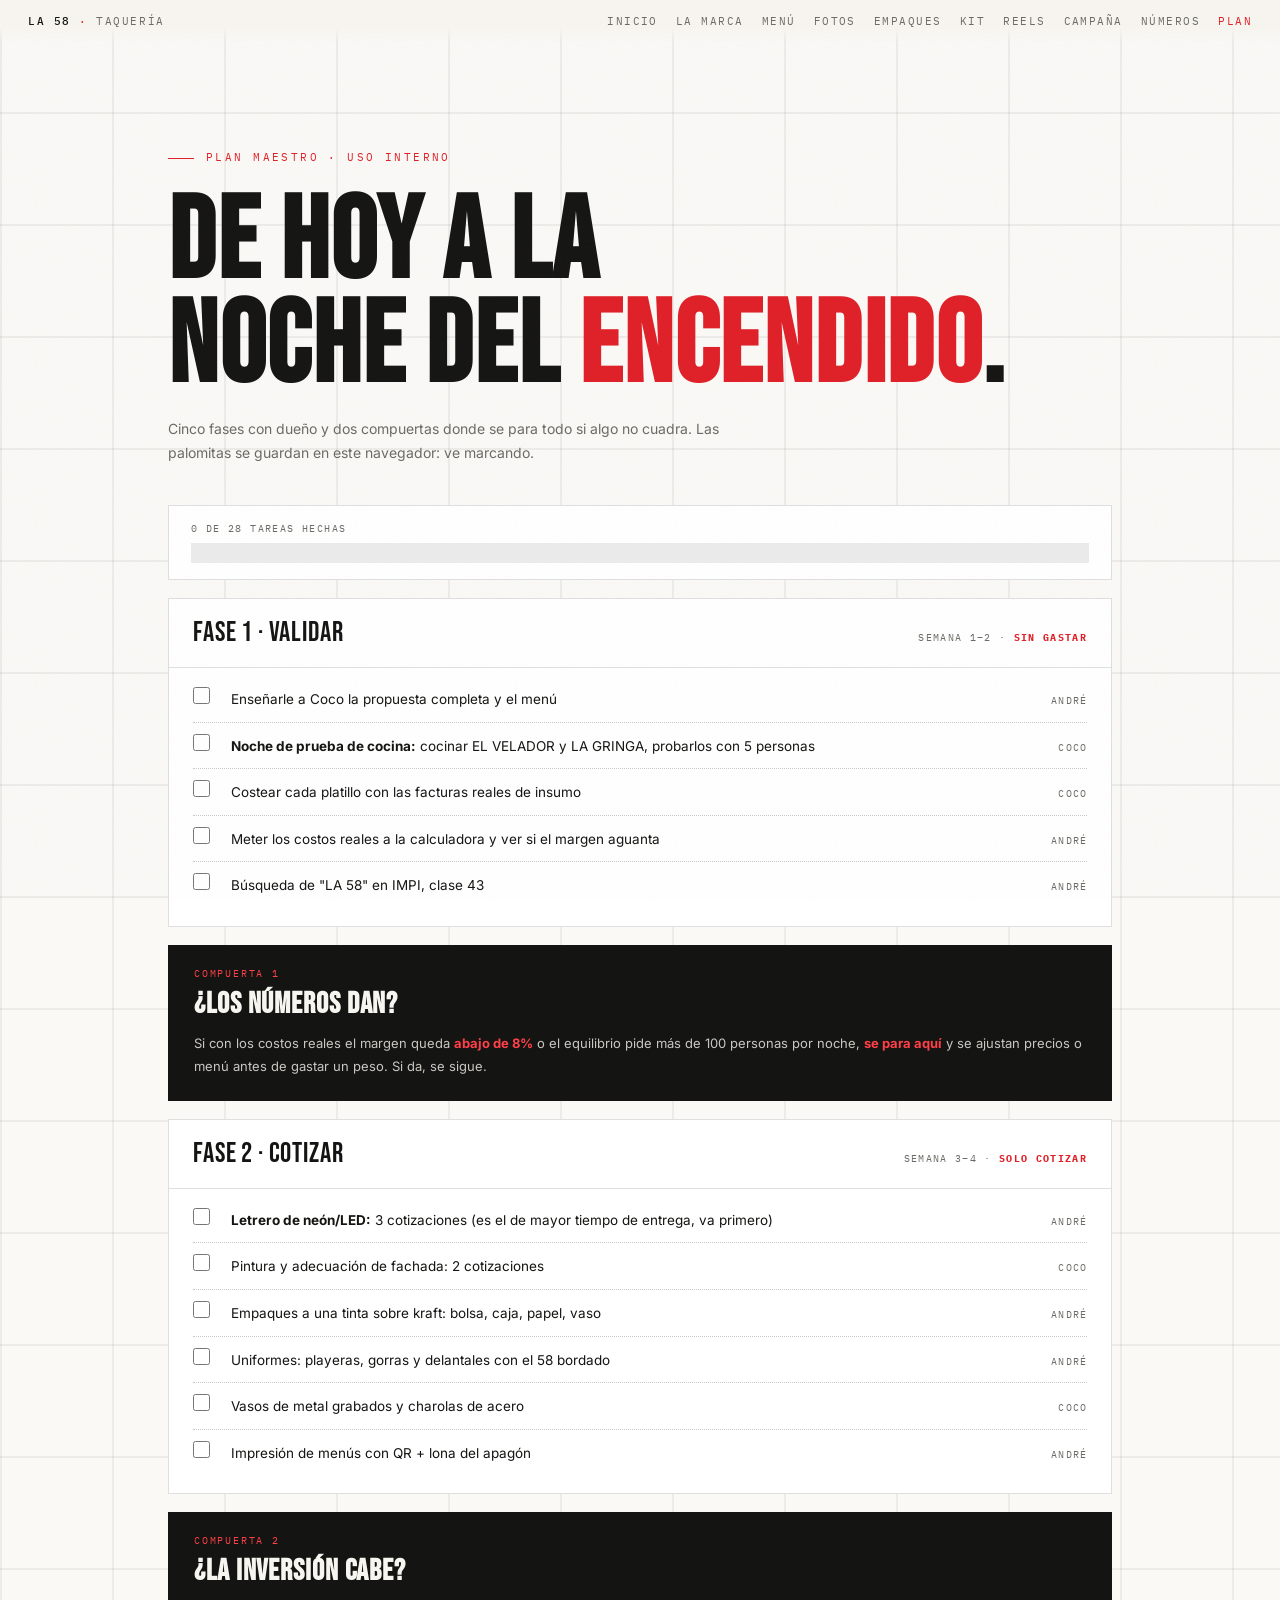
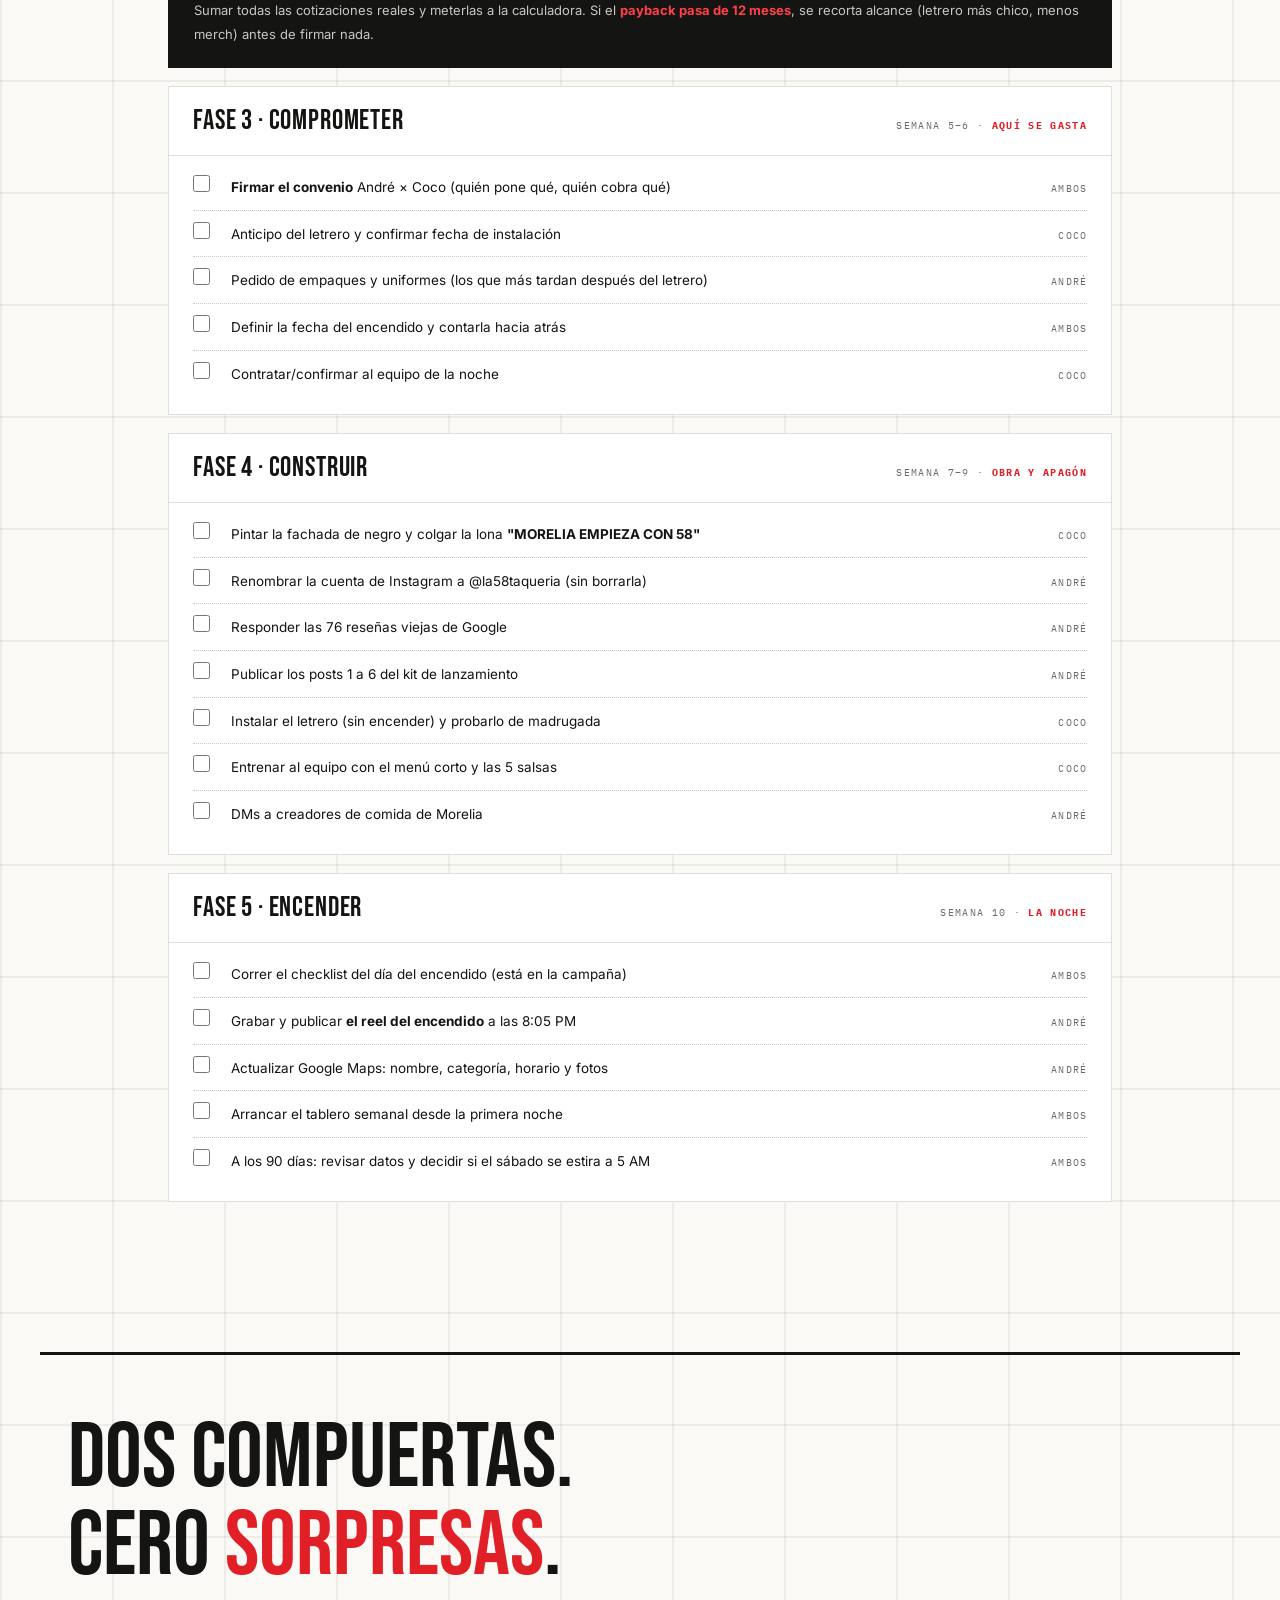
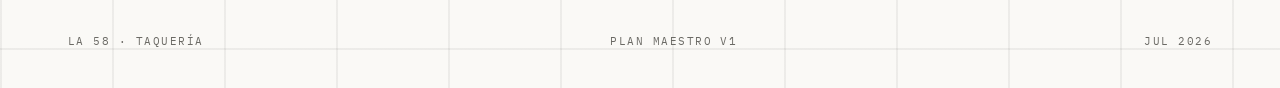
<file: plan.html>
<!DOCTYPE html>
<html lang="es-MX">
<head>
<meta charset="UTF-8">
<meta name="viewport" content="width=device-width,initial-scale=1">
<title>LA 58 · El plan hasta el encendido</title>
<link rel="preconnect" href="https://fonts.googleapis.com">
<link rel="preconnect" href="https://fonts.gstatic.com" crossorigin>
<link href="https://fonts.googleapis.com/css2?family=Bebas+Neue&family=IBM+Plex+Mono:wght@400;500&family=Inter:wght@400;500;600&display=swap" rel="stylesheet">
<link rel="icon" href="data:image/svg+xml,%3Csvg xmlns=%27http://www.w3.org/2000/svg%27 viewBox=%270 0 64 64%27%3E%3Crect width=%2764%27 height=%2764%27 rx=%2712%27 fill=%27%230B0B0D%27/%3E%3Crect x=%274%27 y=%274%27 width=%2756%27 height=%2756%27 rx=%279%27 fill=%27none%27 stroke=%27%23FF2B33%27 stroke-width=%273%27/%3E%3Ctext x=%2732%27 y=%2745%27 font-family=%27Arial Black,Arial%27 font-size=%2728%27 font-weight=%27900%27 fill=%27%23FF2B33%27 text-anchor=%27middle%27%3E58%3C/text%3E%3C/svg%3E">
<link rel="stylesheet" href="brand.css">
<style>
  section{max-width:1000px}
  .fase{background:#fff;border:1.5px solid rgba(11,11,13,.13);margin-top:18px;overflow:hidden}
  .fh{display:flex;justify-content:space-between;align-items:baseline;gap:14px;padding:20px 24px;border-bottom:1.5px solid rgba(11,11,13,.13);flex-wrap:wrap}
  .fh .n{font-family:'Bebas Neue',sans-serif;font-size:28px;text-transform:uppercase;letter-spacing:.03em;line-height:1}
  .fh .meta{font-family:'IBM Plex Mono',monospace;font-size:9.5px;letter-spacing:.14em;color:var(--humo);text-transform:uppercase;text-align:right;line-height:1.9}
  .fh .meta b{color:var(--rojo)}
  .tareas{padding:8px 24px 18px}
  .t{display:grid;grid-template-columns:26px 1fr 90px;gap:12px;padding:11px 0;border-bottom:1px dotted rgba(11,11,13,.22);align-items:baseline;font-size:13.5px}
  .t:last-child{border:none}
  .t input{width:17px;height:17px;accent-color:var(--rojo);cursor:pointer}
  .t .q{line-height:1.6}
  .t .w{font-family:'IBM Plex Mono',monospace;font-size:9.5px;letter-spacing:.12em;color:var(--humo);text-transform:uppercase;text-align:right}
  .t.done .q{text-decoration:line-through;color:var(--humo)}
  .puerta{background:var(--azulejo);color:#F7F5EF;padding:22px 26px;margin-top:18px}
  .puerta .p{font-family:'IBM Plex Mono',monospace;font-size:10px;letter-spacing:.18em;color:#FF4048;text-transform:uppercase}
  .puerta h3{font-family:'Bebas Neue',sans-serif;font-size:30px;text-transform:uppercase;letter-spacing:.03em;margin-top:6px}
  .puerta p{font-size:13px;line-height:1.8;margin-top:10px;color:#c9c7c1}
  .puerta p b{color:#FF4048}
  .prog{position:sticky;top:52px;background:#fff;border:1.5px solid rgba(11,11,13,.13);padding:16px 22px;z-index:50;margin-bottom:8px}
  .prog .barra{height:20px;background:rgba(11,11,13,.08);position:relative;margin-top:8px}
  .prog .barra i{position:absolute;left:0;top:0;bottom:0;background:var(--rojo);transition:width .3s}
  .prog .t2{font-family:'IBM Plex Mono',monospace;font-size:10px;letter-spacing:.14em;text-transform:uppercase;color:var(--humo)}
</style>
</head>
<body>

<div class="topbar">
  <div><b>LA 58</b> <span class="dot">·</span> TAQUERÍA</div>
  <nav class="nav">
    <a href="landing.html">Inicio</a>
    <a href="index.html">La marca</a>
    <a href="menu-mesa.html">Menú</a>
    <a href="fotos.html">Fotos</a>
    <a href="empaques.html">Empaques</a>
    <a href="kit-lanzamiento.html">Kit</a>
    <a href="reels.html">Reels</a>
    <a href="campana.html">Campaña</a>
    <a href="numeros.html">Números</a>
    <a href="plan.html" class="on">Plan</a>
  </nav>
</div>

<section class="page-head">
  <div class="label">Plan maestro · uso interno</div>
  <h1 class="display">DE HOY A LA<br>NOCHE DEL <span class="neon">ENCENDIDO</span>.</h1>
  <p class="sub">Cinco fases con dueño y dos compuertas donde se para todo si algo no cuadra.
  Las palomitas se guardan en este navegador: ve marcando.</p>
</section>

<section style="padding-top:10px">
  <div class="prog">
    <div class="t2" id="ptxt">0 de 0 tareas</div>
    <div class="barra"><i id="pbar" style="width:0%"></i></div>
  </div>

  <!-- FASE 1 -->
  <div class="fase">
    <div class="fh"><div class="n">Fase 1 · Validar</div><div class="meta">SEMANA 1–2 · <b>SIN GASTAR</b></div></div>
    <div class="tareas">
      <div class="t"><input type="checkbox" data-k="f1a"><span class="q">Enseñarle a Coco la propuesta completa y el menú</span><span class="w">ANDRÉ</span></div>
      <div class="t"><input type="checkbox" data-k="f1b"><span class="q"><b>Noche de prueba de cocina:</b> cocinar EL VELADOR y LA GRINGA, probarlos con 5 personas</span><span class="w">COCO</span></div>
      <div class="t"><input type="checkbox" data-k="f1c"><span class="q">Costear cada platillo con las facturas reales de insumo</span><span class="w">COCO</span></div>
      <div class="t"><input type="checkbox" data-k="f1d"><span class="q">Meter los costos reales a la calculadora y ver si el margen aguanta</span><span class="w">ANDRÉ</span></div>
      <div class="t"><input type="checkbox" data-k="f1e"><span class="q">Búsqueda de "LA 58" en IMPI, clase 43</span><span class="w">ANDRÉ</span></div>
    </div>
  </div>

  <div class="puerta">
    <div class="p">COMPUERTA 1</div>
    <h3>¿Los números dan?</h3>
    <p>Si con los costos reales el margen queda <b>abajo de 8%</b> o el equilibrio pide más de 100 personas por noche,
    <b>se para aquí</b> y se ajustan precios o menú antes de gastar un peso. Si da, se sigue.</p>
  </div>

  <!-- FASE 2 -->
  <div class="fase">
    <div class="fh"><div class="n">Fase 2 · Cotizar</div><div class="meta">SEMANA 3–4 · <b>SOLO COTIZAR</b></div></div>
    <div class="tareas">
      <div class="t"><input type="checkbox" data-k="f2a"><span class="q"><b>Letrero de neón/LED:</b> 3 cotizaciones (es el de mayor tiempo de entrega, va primero)</span><span class="w">ANDRÉ</span></div>
      <div class="t"><input type="checkbox" data-k="f2b"><span class="q">Pintura y adecuación de fachada: 2 cotizaciones</span><span class="w">COCO</span></div>
      <div class="t"><input type="checkbox" data-k="f2c"><span class="q">Empaques a una tinta sobre kraft: bolsa, caja, papel, vaso</span><span class="w">ANDRÉ</span></div>
      <div class="t"><input type="checkbox" data-k="f2d"><span class="q">Uniformes: playeras, gorras y delantales con el 58 bordado</span><span class="w">ANDRÉ</span></div>
      <div class="t"><input type="checkbox" data-k="f2e"><span class="q">Vasos de metal grabados y charolas de acero</span><span class="w">COCO</span></div>
      <div class="t"><input type="checkbox" data-k="f2f"><span class="q">Impresión de menús con QR + lona del apagón</span><span class="w">ANDRÉ</span></div>
    </div>
  </div>

  <div class="puerta">
    <div class="p">COMPUERTA 2</div>
    <h3>¿La inversión cabe?</h3>
    <p>Sumar todas las cotizaciones reales y meterlas a la calculadora.
    Si el <b>payback pasa de 12 meses</b>, se recorta alcance (letrero más chico, menos merch) antes de firmar nada.</p>
  </div>

  <!-- FASE 3 -->
  <div class="fase">
    <div class="fh"><div class="n">Fase 3 · Comprometer</div><div class="meta">SEMANA 5–6 · <b>AQUÍ SE GASTA</b></div></div>
    <div class="tareas">
      <div class="t"><input type="checkbox" data-k="f3a"><span class="q"><b>Firmar el convenio</b> André × Coco (quién pone qué, quién cobra qué)</span><span class="w">AMBOS</span></div>
      <div class="t"><input type="checkbox" data-k="f3b"><span class="q">Anticipo del letrero y confirmar fecha de instalación</span><span class="w">COCO</span></div>
      <div class="t"><input type="checkbox" data-k="f3c"><span class="q">Pedido de empaques y uniformes (los que más tardan después del letrero)</span><span class="w">ANDRÉ</span></div>
      <div class="t"><input type="checkbox" data-k="f3d"><span class="q">Definir la fecha del encendido y contarla hacia atrás</span><span class="w">AMBOS</span></div>
      <div class="t"><input type="checkbox" data-k="f3e"><span class="q">Contratar/confirmar al equipo de la noche</span><span class="w">COCO</span></div>
    </div>
  </div>

  <!-- FASE 4 -->
  <div class="fase">
    <div class="fh"><div class="n">Fase 4 · Construir</div><div class="meta">SEMANA 7–9 · <b>OBRA Y APAGÓN</b></div></div>
    <div class="tareas">
      <div class="t"><input type="checkbox" data-k="f4a"><span class="q">Pintar la fachada de negro y colgar la lona <b>"MORELIA EMPIEZA CON 58"</b></span><span class="w">COCO</span></div>
      <div class="t"><input type="checkbox" data-k="f4b"><span class="q">Renombrar la cuenta de Instagram a @la58taqueria (sin borrarla)</span><span class="w">ANDRÉ</span></div>
      <div class="t"><input type="checkbox" data-k="f4c"><span class="q">Responder las 76 reseñas viejas de Google</span><span class="w">ANDRÉ</span></div>
      <div class="t"><input type="checkbox" data-k="f4d"><span class="q">Publicar los posts 1 a 6 del kit de lanzamiento</span><span class="w">ANDRÉ</span></div>
      <div class="t"><input type="checkbox" data-k="f4e"><span class="q">Instalar el letrero (sin encender) y probarlo de madrugada</span><span class="w">COCO</span></div>
      <div class="t"><input type="checkbox" data-k="f4f"><span class="q">Entrenar al equipo con el menú corto y las 5 salsas</span><span class="w">COCO</span></div>
      <div class="t"><input type="checkbox" data-k="f4g"><span class="q">DMs a creadores de comida de Morelia</span><span class="w">ANDRÉ</span></div>
    </div>
  </div>

  <!-- FASE 5 -->
  <div class="fase">
    <div class="fh"><div class="n">Fase 5 · Encender</div><div class="meta">SEMANA 10 · <b>LA NOCHE</b></div></div>
    <div class="tareas">
      <div class="t"><input type="checkbox" data-k="f5a"><span class="q">Correr el checklist del día del encendido (está en la campaña)</span><span class="w">AMBOS</span></div>
      <div class="t"><input type="checkbox" data-k="f5b"><span class="q">Grabar y publicar <b>el reel del encendido</b> a las 8:05 PM</span><span class="w">ANDRÉ</span></div>
      <div class="t"><input type="checkbox" data-k="f5c"><span class="q">Actualizar Google Maps: nombre, categoría, horario y fotos</span><span class="w">ANDRÉ</span></div>
      <div class="t"><input type="checkbox" data-k="f5d"><span class="q">Arrancar el tablero semanal desde la primera noche</span><span class="w">AMBOS</span></div>
      <div class="t"><input type="checkbox" data-k="f5e"><span class="q">A los 90 días: revisar datos y decidir si el sábado se estira a 5 AM</span><span class="w">AMBOS</span></div>
    </div>
  </div>
</section>

<footer>
  <div class="big">DOS COMPUERTAS.<br>CERO <span class="neon">SORPRESAS</span>.</div>
  <div class="foot-meta">
    <div>LA 58 · TAQUERÍA</div>
    <div>PLAN MAESTRO V1</div>
    <div>JUL 2026</div>
  </div>
</footer>

<script>
const cbs=[...document.querySelectorAll('.t input')];
function pinta(){
  let n=0;
  cbs.forEach(c=>{c.parentElement.classList.toggle('done',c.checked);if(c.checked)n++});
  document.getElementById('ptxt').textContent=n+' de '+cbs.length+' tareas hechas';
  document.getElementById('pbar').style.width=(cbs.length?n/cbs.length*100:0)+'%';
}
cbs.forEach(c=>{
  const k='la58plan_'+c.dataset.k;
  c.checked=localStorage.getItem(k)==='1';
  c.addEventListener('change',()=>{localStorage.setItem(k,c.checked?'1':'0');pinta()});
});
pinta();
</script>
</body>
</html>
</file>
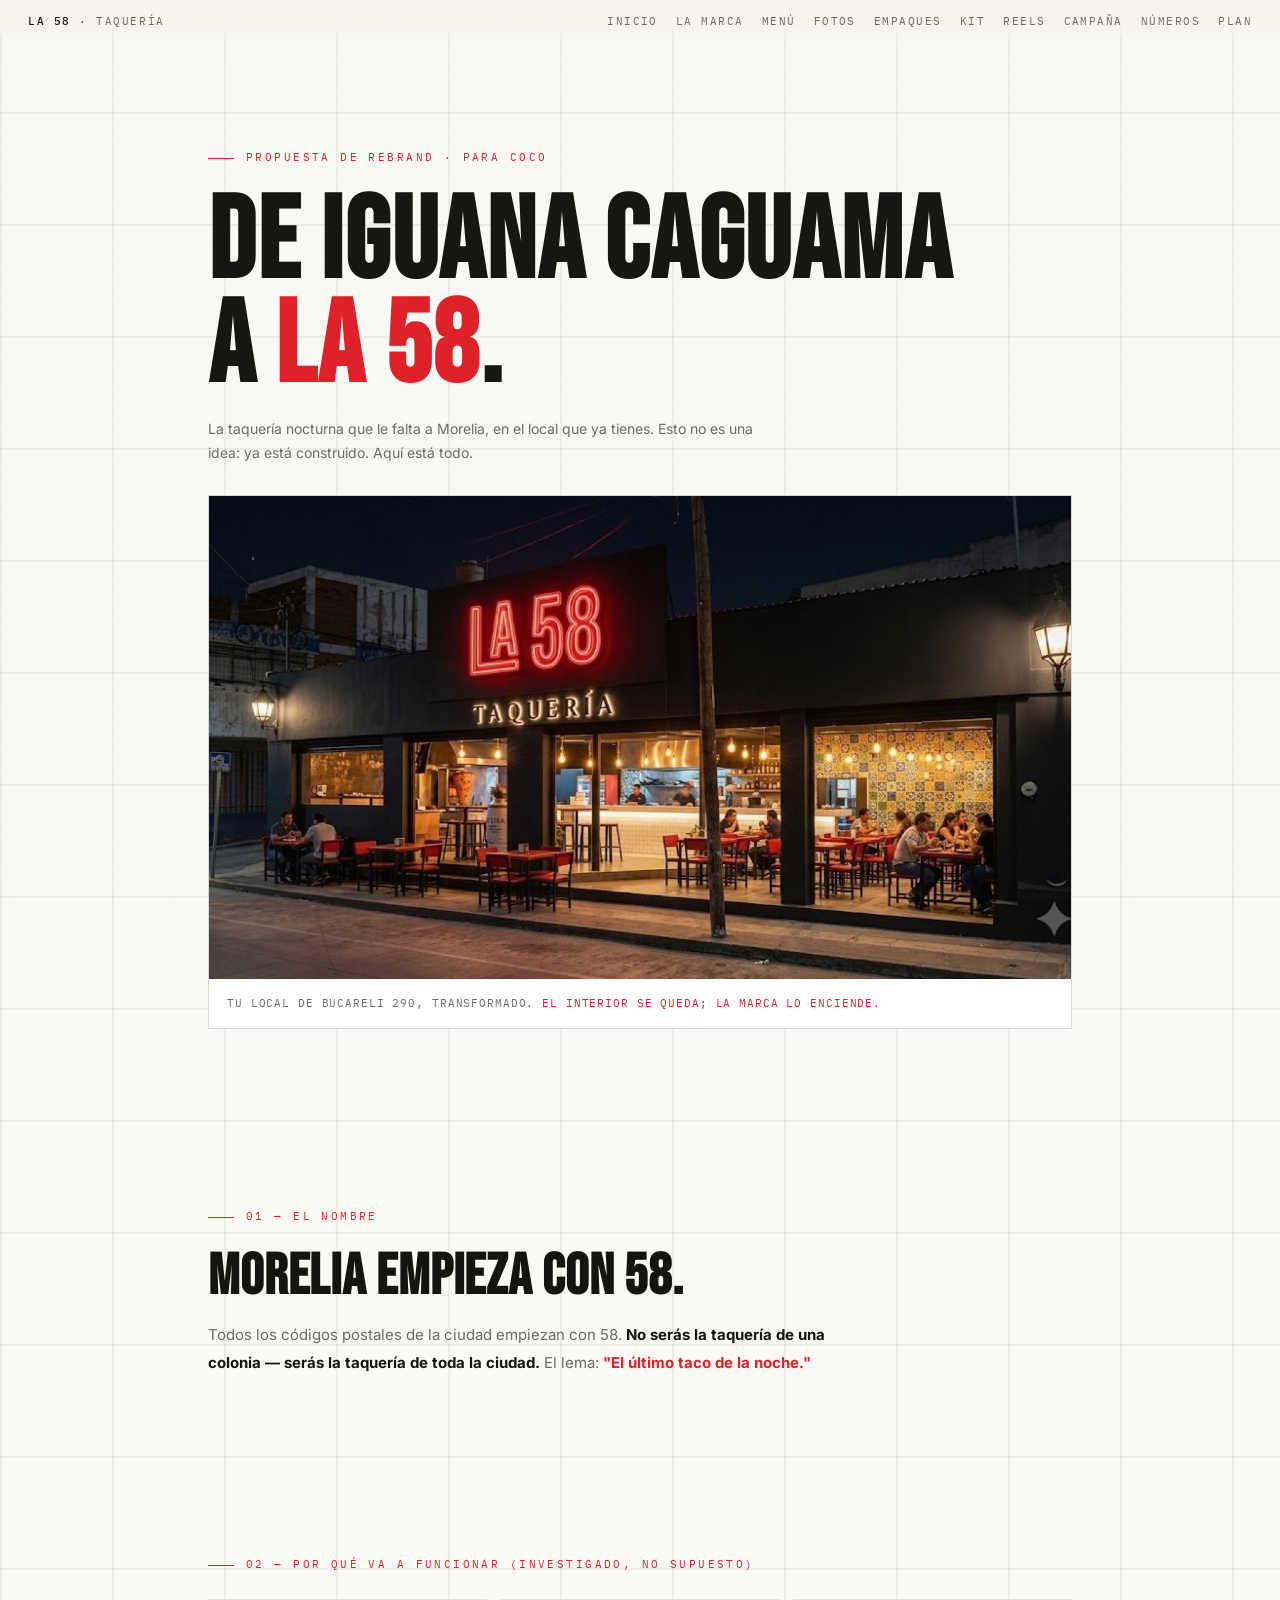
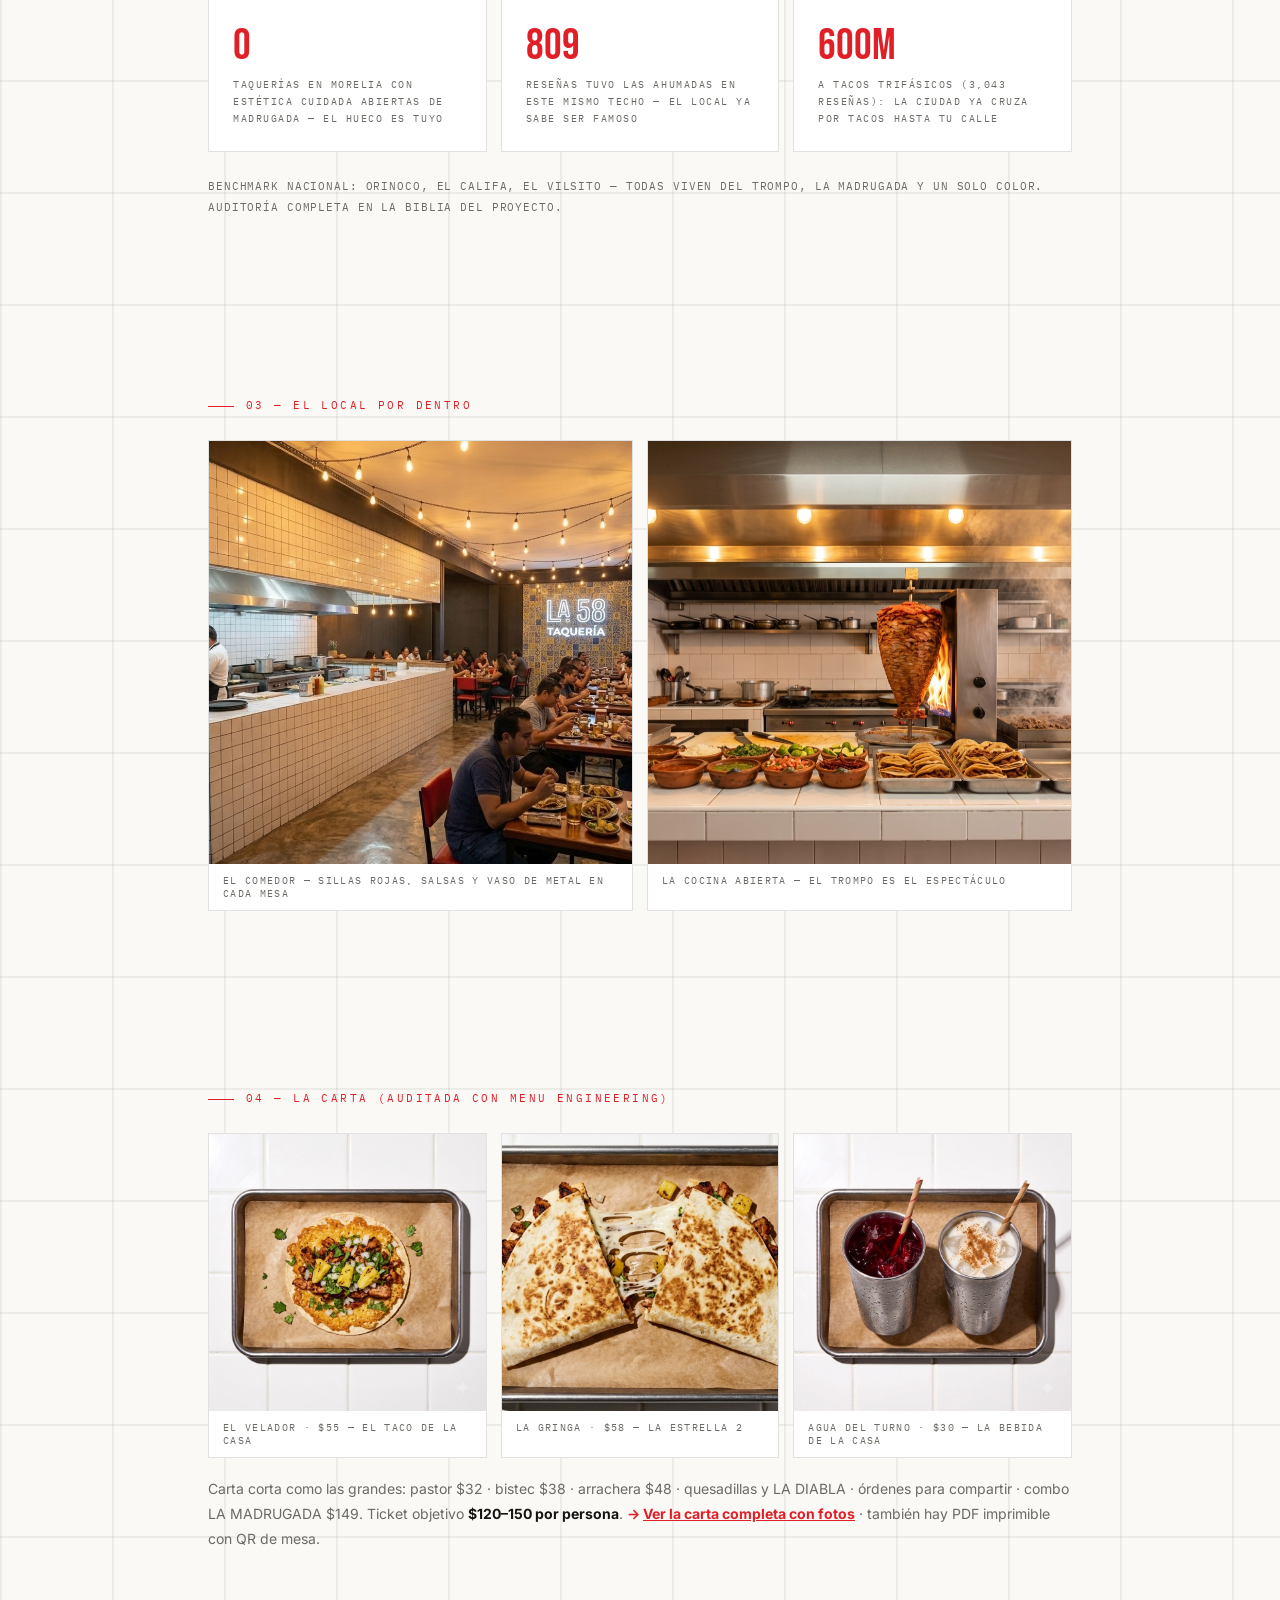
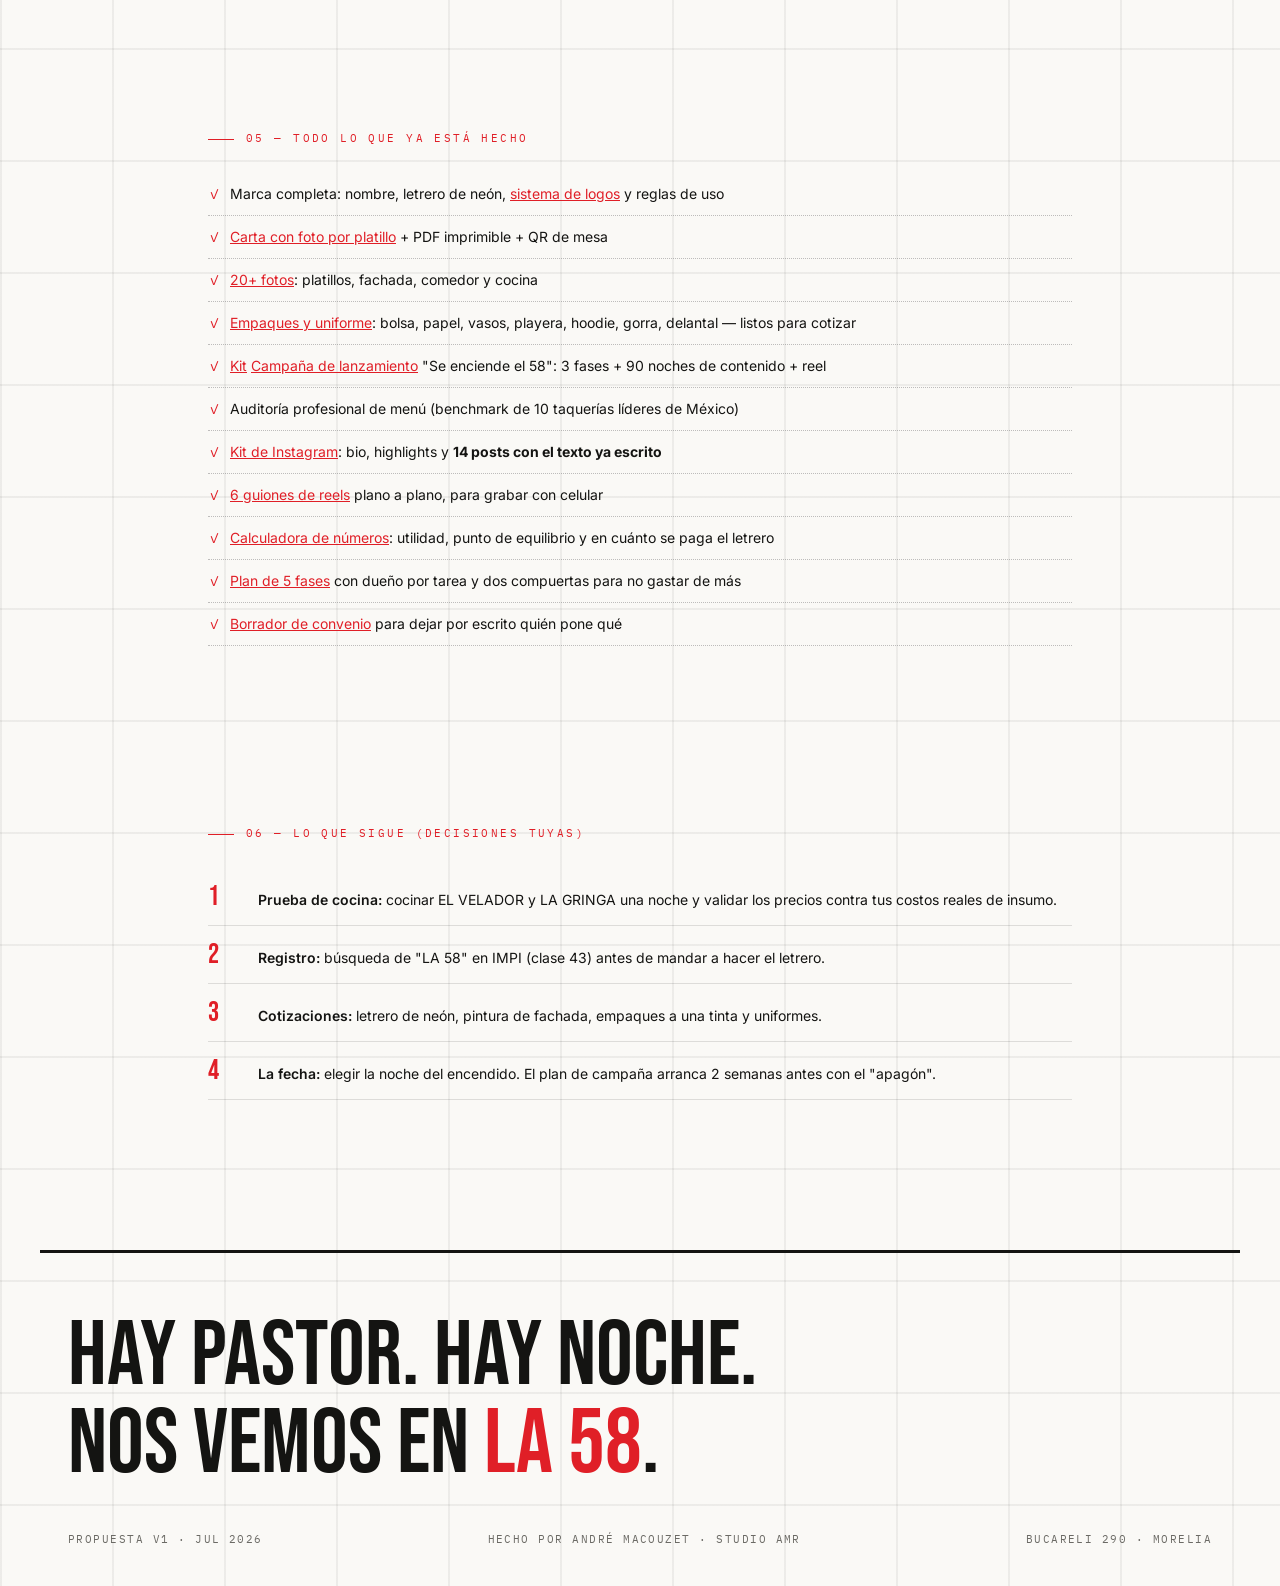
<file: propuesta.html>
<!DOCTYPE html>
<html lang="es-MX">
<head>
<meta charset="UTF-8">
<meta name="viewport" content="width=device-width,initial-scale=1">
<title>LA 58 · La propuesta — de Iguana Caguama a la taquería de toda la ciudad</title>
<link rel="preconnect" href="https://fonts.googleapis.com">
<link rel="preconnect" href="https://fonts.gstatic.com" crossorigin>
<link href="https://fonts.googleapis.com/css2?family=Bebas+Neue&family=IBM+Plex+Mono:wght@400;500&family=Inter:wght@400;500;600&display=swap" rel="stylesheet">
<link rel="icon" href="data:image/svg+xml,%3Csvg xmlns=%27http://www.w3.org/2000/svg%27 viewBox=%270 0 64 64%27%3E%3Crect width=%2764%27 height=%2764%27 rx=%2712%27 fill=%27%230B0B0D%27/%3E%3Crect x=%274%27 y=%274%27 width=%2756%27 height=%2756%27 rx=%279%27 fill=%27none%27 stroke=%27%23FF2B33%27 stroke-width=%273%27/%3E%3Ctext x=%2732%27 y=%2745%27 font-family=%27Arial Black,Arial%27 font-size=%2728%27 font-weight=%27900%27 fill=%27%23FF2B33%27 text-anchor=%27middle%27%3E58%3C/text%3E%3C/svg%3E">
<link rel="stylesheet" href="brand.css">
<style>
  section{max-width:920px}
  .page-head{max-width:920px}
  .hero-img{border:1.5px solid rgba(11,11,13,.15);background:#fff}
  .hero-img img{width:100%;display:block}
  .dato-card{background:#fff;border:1.5px solid rgba(11,11,13,.12);padding:24px}
  .dato-card .n{font-family:'Bebas Neue',sans-serif;font-size:44px;line-height:1;color:#E01F27}
  .dato-card .t{font-family:'IBM Plex Mono',monospace;font-size:9.5px;letter-spacing:.16em;color:#6b6a65;text-transform:uppercase;margin-top:8px;line-height:1.8}
  .g3{display:grid;grid-template-columns:repeat(3,1fr);gap:14px}
  .g2{display:grid;grid-template-columns:1fr 1fr;gap:14px}
  .ph{background:#fff;border:1.5px solid rgba(11,11,13,.12)}
  .ph img{width:100%;aspect-ratio:1;object-fit:cover;display:block}
  .ph .c{font-family:'IBM Plex Mono',monospace;font-size:9.5px;letter-spacing:.14em;color:#6b6a65;text-transform:uppercase;padding:10px 14px}
  .check{display:flex;gap:12px;align-items:baseline;border-bottom:1px dotted rgba(11,11,13,.25);padding:12px 2px;font-size:14px}
  .check .ok{color:#E01F27;font-family:'IBM Plex Mono',monospace}
  .check a{color:#E01F27}
  .paso{display:flex;gap:16px;align-items:baseline;padding:12px 0;border-bottom:1px solid rgba(11,11,13,.12)}
  .paso .num{font-family:'Bebas Neue',sans-serif;font-size:28px;color:#E01F27;min-width:34px}
  .paso .tx{font-size:14px;line-height:1.7}
  .paso .tx b{font-weight:600}
  @media(max-width:700px){.g3{grid-template-columns:1fr}.g2{grid-template-columns:1fr}}
</style>
</head>
<body>

<div class="topbar">
  <div><b>LA 58</b> <span class="dot">·</span> TAQUERÍA</div>
  <nav class="nav">
    <a href="landing.html">Inicio</a>
    <a href="index.html">La marca</a>
    <a href="menu-mesa.html">Menú</a>
    <a href="fotos.html">Fotos</a>
    <a href="empaques.html">Empaques</a>
    <a href="kit-lanzamiento.html">Kit</a>
    <a href="reels.html">Reels</a>
    <a href="campana.html">Campaña</a>
    <a href="numeros.html">Números</a>
    <a href="plan.html">Plan</a>
  </nav>
</div>

<section class="page-head">
  <div class="label">Propuesta de rebrand · para Coco</div>
  <h1 class="display">DE IGUANA CAGUAMA<br>A <span class="neon">LA 58</span>.</h1>
  <p class="sub">La taquería nocturna que le falta a Morelia, en el local que ya tienes.
  Esto no es una idea: ya está construido. Aquí está todo.</p>
</section>

<section style="padding-top:0">
  <div class="hero-img">
    <img src="fotos/web/05-fachada.jpg" alt="Bucareli 290 convertido en LA 58">
    <p class="note" style="padding:14px 18px;margin:0">TU LOCAL DE BUCARELI 290, TRANSFORMADO. <em>EL INTERIOR SE QUEDA; LA MARCA LO ENCIENDE.</em></p>
  </div>
</section>

<section>
  <div class="label">01 — El nombre</div>
  <h2 class="display" style="font-size:clamp(34px,5vw,58px)">MORELIA EMPIEZA CON 58.</h2>
  <p style="color:#6b6a65;font-size:15px;line-height:1.85;max-width:640px;margin-top:18px">
  Todos los códigos postales de la ciudad empiezan con 58. <b style="color:#141412">No serás la taquería de una colonia —
  serás la taquería de toda la ciudad.</b> El lema: <b style="color:#E01F27">"El último taco de la noche."</b></p>
</section>

<section>
  <div class="label">02 — Por qué va a funcionar (investigado, no supuesto)</div>
  <div class="g3">
    <div class="dato-card"><div class="n">0</div><div class="t">TAQUERÍAS EN MORELIA CON ESTÉTICA CUIDADA ABIERTAS DE MADRUGADA — EL HUECO ES TUYO</div></div>
    <div class="dato-card"><div class="n">809</div><div class="t">RESEÑAS TUVO LAS AHUMADAS EN ESTE MISMO TECHO — EL LOCAL YA SABE SER FAMOSO</div></div>
    <div class="dato-card"><div class="n">600m</div><div class="t">A TACOS TRIFÁSICOS (3,043 RESEÑAS): LA CIUDAD YA CRUZA POR TACOS HASTA TU CALLE</div></div>
  </div>
  <p class="note">BENCHMARK NACIONAL: ORINOCO, EL CALIFA, EL VILSITO — TODAS VIVEN DEL TROMPO, LA MADRUGADA Y UN SOLO COLOR. AUDITORÍA COMPLETA EN LA BIBLIA DEL PROYECTO.</p>
</section>

<section>
  <div class="label">03 — El local por dentro</div>
  <div class="g2">
    <div class="ph"><img src="fotos/web/10-interior-mesas.jpg" alt="El comedor"><div class="c">EL COMEDOR — SILLAS ROJAS, SALSAS Y VASO DE METAL EN CADA MESA</div></div>
    <div class="ph"><img src="fotos/web/11-cocina.jpg" alt="La cocina"><div class="c">LA COCINA ABIERTA — EL TROMPO ES EL ESPECTÁCULO</div></div>
  </div>
</section>

<section>
  <div class="label">04 — La carta (auditada con menu engineering)</div>
  <div class="g3">
    <div class="ph"><img src="fotos/menu/web/p-velador.jpg" alt="El Velador"><div class="c">EL VELADOR · $55 — EL TACO DE LA CASA</div></div>
    <div class="ph"><img src="fotos/menu/web/p-gringa.jpg" alt="La Gringa"><div class="c">LA GRINGA · $58 — LA ESTRELLA 2</div></div>
    <div class="ph"><img src="fotos/menu/web/p-aguas.jpg" alt="Agua del Turno"><div class="c">AGUA DEL TURNO · $30 — LA BEBIDA DE LA CASA</div></div>
  </div>
  <p style="color:#6b6a65;font-size:14px;line-height:1.8;margin-top:18px">Carta corta como las grandes: pastor $32 · bistec $38 · arrachera $48 ·
  quesadillas y LA DIABLA · órdenes para compartir · combo LA MADRUGADA $149. Ticket objetivo <b style="color:#141412">$120–150 por persona</b>.
  <b style="color:#E01F27">→ <a href="menu-mesa.html" style="color:#E01F27">Ver la carta completa con fotos</a></b> · también hay PDF imprimible con QR de mesa.</p>
</section>

<section>
  <div class="label">05 — Todo lo que YA está hecho</div>
  <div class="check"><span class="ok">✓</span><span>Marca completa: nombre, letrero de neón, <a href="logos.html">sistema de logos</a> y reglas de uso</span></div>
  <div class="check"><span class="ok">✓</span><span><a href="menu-mesa.html">Carta con foto por platillo</a> + PDF imprimible + QR de mesa</span></div>
  <div class="check"><span class="ok">✓</span><span><a href="fotos.html">20+ fotos</a>: platillos, fachada, comedor y cocina</span></div>
  <div class="check"><span class="ok">✓</span><span><a href="empaques.html">Empaques y uniforme</a>: bolsa, papel, vasos, playera, hoodie, gorra, delantal — listos para cotizar</span></div>
  <div class="check"><span class="ok">✓</span><span><a href="kit-lanzamiento.html">Kit</a>
    <a href="campana.html">Campaña de lanzamiento</a> "Se enciende el 58": 3 fases + 90 noches de contenido + reel</span></div>
  <div class="check"><span class="ok">✓</span><span>Auditoría profesional de menú (benchmark de 10 taquerías líderes de México)</span></div>
  <div class="check"><span class="ok">✓</span><span><a href="kit-lanzamiento.html">Kit de Instagram</a>: bio, highlights y <b>14 posts con el texto ya escrito</b></span></div>
  <div class="check"><span class="ok">✓</span><span><a href="reels.html">6 guiones de reels</a> plano a plano, para grabar con celular</span></div>
  <div class="check"><span class="ok">✓</span><span><a href="numeros.html">Calculadora de números</a>: utilidad, punto de equilibrio y en cuánto se paga el letrero</span></div>
  <div class="check"><span class="ok">✓</span><span><a href="plan.html">Plan de 5 fases</a> con dueño por tarea y dos compuertas para no gastar de más</span></div>
  <div class="check"><span class="ok">✓</span><span><a href="convenio.html">Borrador de convenio</a> para dejar por escrito quién pone qué</span></div>
</section>

<section>
  <div class="label">06 — Lo que sigue (decisiones tuyas)</div>
  <div class="paso"><div class="num">1</div><div class="tx"><b>Prueba de cocina:</b> cocinar EL VELADOR y LA GRINGA una noche y validar los precios contra tus costos reales de insumo.</div></div>
  <div class="paso"><div class="num">2</div><div class="tx"><b>Registro:</b> búsqueda de "LA 58" en IMPI (clase 43) antes de mandar a hacer el letrero.</div></div>
  <div class="paso"><div class="num">3</div><div class="tx"><b>Cotizaciones:</b> letrero de neón, pintura de fachada, empaques a una tinta y uniformes.</div></div>
  <div class="paso"><div class="num">4</div><div class="tx"><b>La fecha:</b> elegir la noche del encendido. El plan de campaña arranca 2 semanas antes con el "apagón".</div></div>
</section>

<footer>
  <div class="big">HAY PASTOR. HAY NOCHE.<br>NOS VEMOS EN <span>LA 58</span>.</div>
  <div class="foot-meta">
    <div>PROPUESTA V1 · JUL 2026</div>
    <div>HECHO POR ANDRÉ MACOUZET · STUDIO AMR</div>
    <div>BUCARELI 290 · MORELIA</div>
  </div>
</footer>

</body>
</html>
</file>
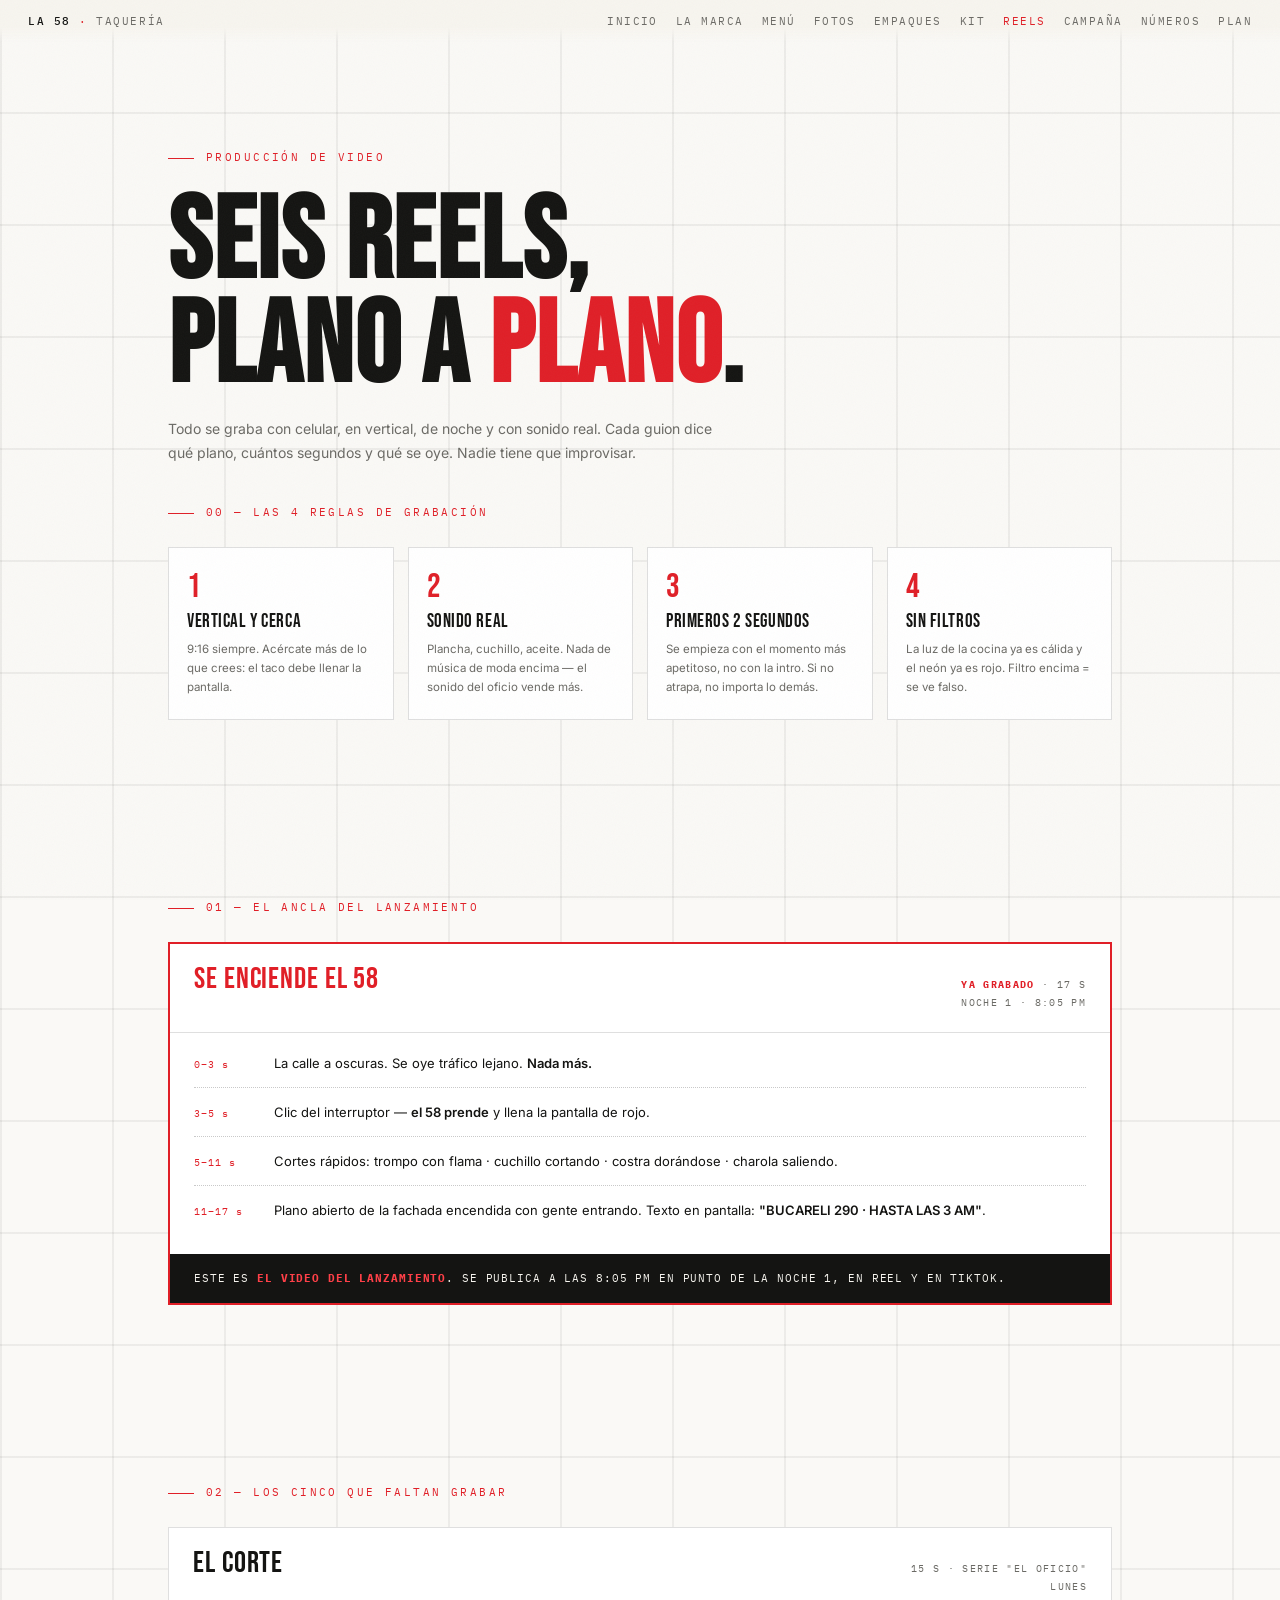
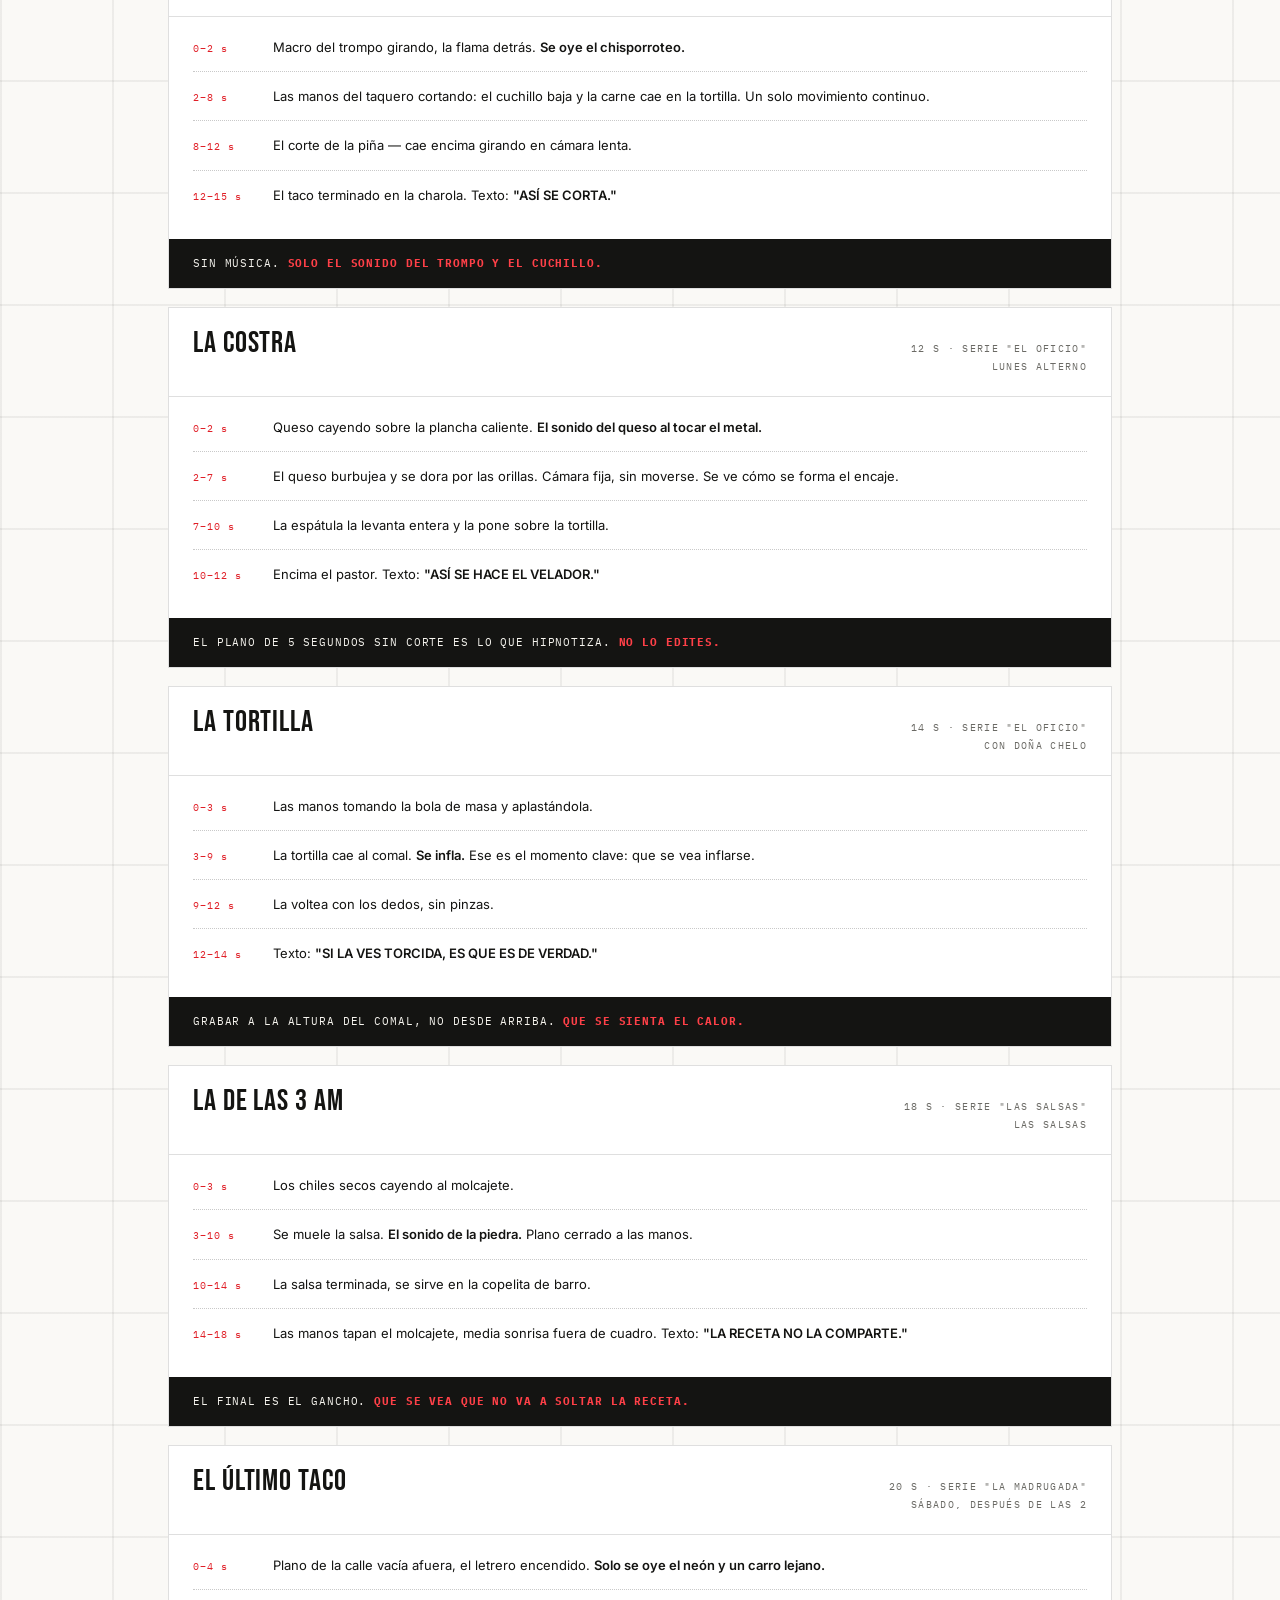
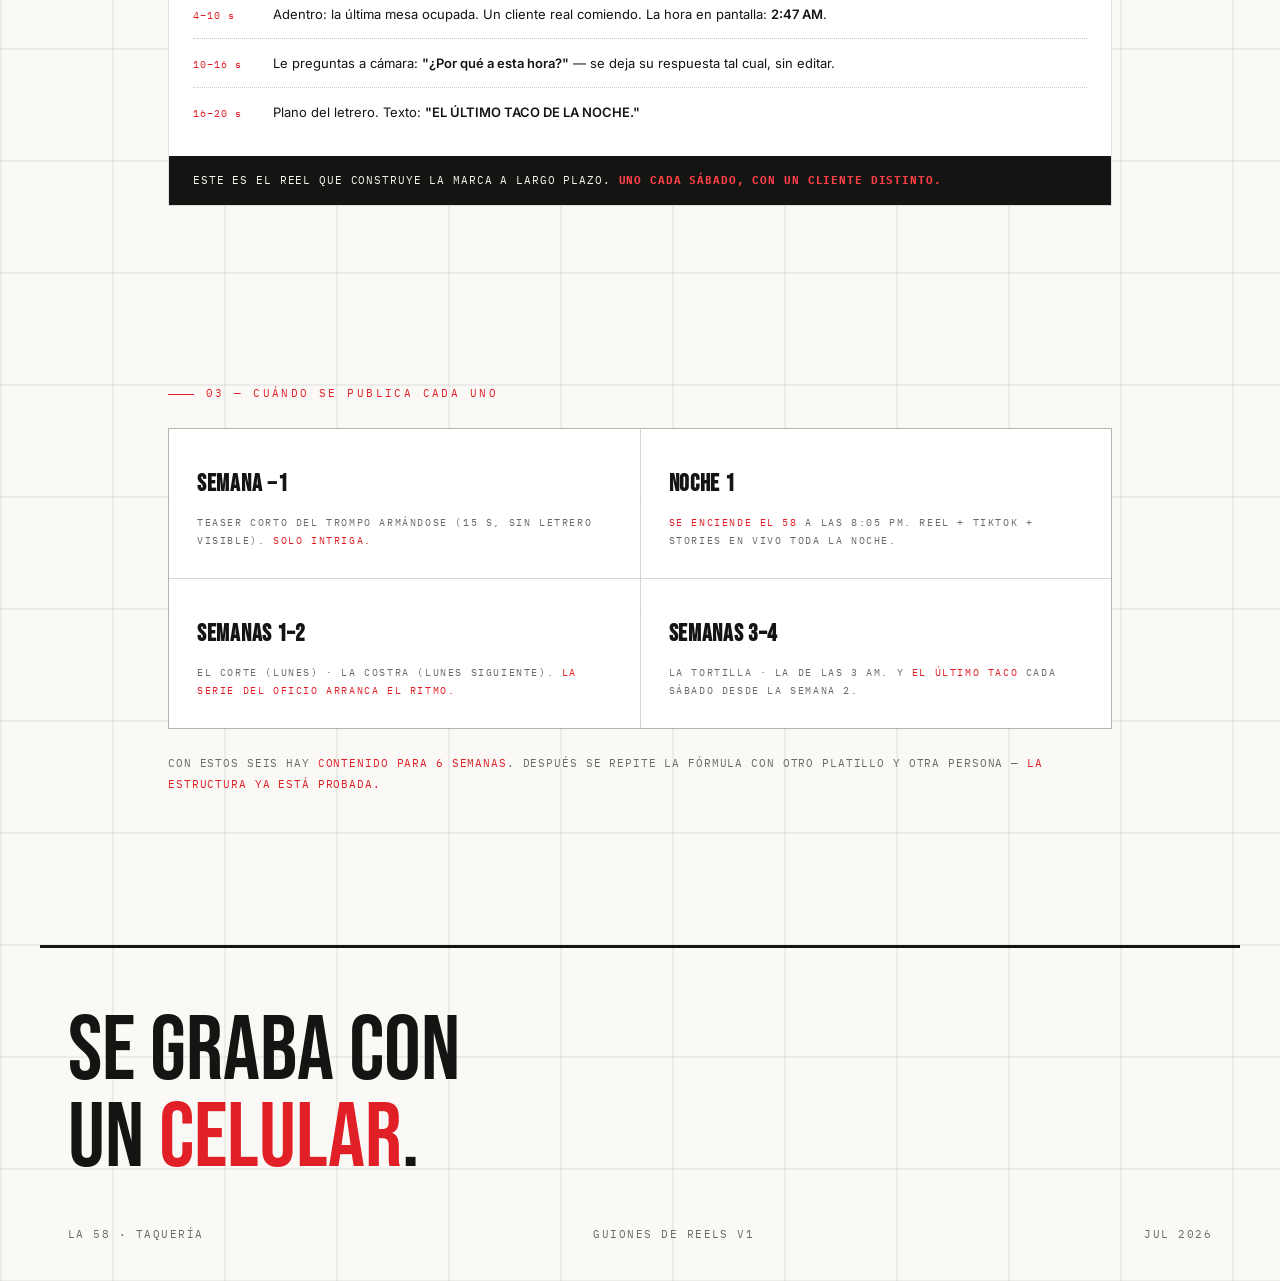
<file: reels.html>
<!DOCTYPE html>
<html lang="es-MX">
<head>
<meta charset="UTF-8">
<meta name="viewport" content="width=device-width,initial-scale=1">
<title>LA 58 · Reels — 6 guiones plano a plano</title>
<link rel="preconnect" href="https://fonts.googleapis.com">
<link rel="preconnect" href="https://fonts.gstatic.com" crossorigin>
<link href="https://fonts.googleapis.com/css2?family=Bebas+Neue&family=IBM+Plex+Mono:wght@400;500&family=Inter:wght@400;500;600&display=swap" rel="stylesheet">
<link rel="icon" href="data:image/svg+xml,%3Csvg xmlns=%27http://www.w3.org/2000/svg%27 viewBox=%270 0 64 64%27%3E%3Crect width=%2764%27 height=%2764%27 rx=%2712%27 fill=%27%230B0B0D%27/%3E%3Crect x=%274%27 y=%274%27 width=%2756%27 height=%2756%27 rx=%279%27 fill=%27none%27 stroke=%27%23FF2B33%27 stroke-width=%273%27/%3E%3Ctext x=%2732%27 y=%2745%27 font-family=%27Arial Black,Arial%27 font-size=%2728%27 font-weight=%27900%27 fill=%27%23FF2B33%27 text-anchor=%27middle%27%3E58%3C/text%3E%3C/svg%3E">
<link rel="stylesheet" href="brand.css">
<style>
  section{max-width:1000px}
  .reel{background:#fff;border:1.5px solid rgba(11,11,13,.13);margin-top:18px;overflow:hidden}
  .reel.hero{border:2.5px solid var(--rojo)}
  .rh{display:flex;justify-content:space-between;align-items:baseline;gap:14px;padding:20px 24px;border-bottom:1.5px solid rgba(11,11,13,.13);flex-wrap:wrap}
  .rh .n{font-family:'Bebas Neue',sans-serif;font-size:30px;text-transform:uppercase;letter-spacing:.03em;line-height:1}
  .reel.hero .rh .n{color:var(--rojo)}
  .rh .meta{font-family:'IBM Plex Mono',monospace;font-size:9.5px;letter-spacing:.14em;color:var(--humo);text-transform:uppercase;text-align:right;line-height:1.9}
  .rh .meta b{color:var(--rojo)}
  .planos{padding:6px 24px 20px}
  .pl{display:grid;grid-template-columns:64px 1fr;gap:16px;padding:13px 0;border-bottom:1px dotted rgba(11,11,13,.22);align-items:baseline}
  .pl:last-child{border:none}
  .pl .t{font-family:'IBM Plex Mono',monospace;font-size:10px;letter-spacing:.1em;color:var(--rojo)}
  .pl .d{font-size:13px;line-height:1.7}
  .pl .d b{font-weight:600}
  .nota{background:var(--azulejo);color:#F7F5EF;padding:14px 24px;font-family:'IBM Plex Mono',monospace;font-size:11px;letter-spacing:.08em;line-height:1.9}
  .nota b{color:#FF4048}
  .como{display:grid;grid-template-columns:repeat(4,1fr);gap:14px;margin-top:20px}
  .paso{background:#fff;border:1.5px solid rgba(11,11,13,.13);padding:22px 18px}
  .paso .n{font-family:'Bebas Neue',sans-serif;font-size:34px;color:var(--rojo);line-height:1}
  .paso .t{font-family:'Bebas Neue',sans-serif;font-size:19px;text-transform:uppercase;margin-top:6px;letter-spacing:.03em}
  .paso .d{font-size:11.5px;color:var(--humo);line-height:1.65;margin-top:7px}
  @media(max-width:760px){.como{grid-template-columns:1fr 1fr}}
</style>
</head>
<body>

<div class="topbar">
  <div><b>LA 58</b> <span class="dot">·</span> TAQUERÍA</div>
  <nav class="nav">
    <a href="landing.html">Inicio</a>
    <a href="index.html">La marca</a>
    <a href="menu-mesa.html">Menú</a>
    <a href="fotos.html">Fotos</a>
    <a href="empaques.html">Empaques</a>
    <a href="kit-lanzamiento.html">Kit</a>
    <a href="reels.html" class="on">Reels</a>
    <a href="campana.html">Campaña</a>
    <a href="numeros.html">Números</a>
    <a href="plan.html">Plan</a>
  </nav>
</div>

<section class="page-head">
  <div class="label">Producción de video</div>
  <h1 class="display">SEIS REELS,<br>PLANO A <span class="neon">PLANO</span>.</h1>
  <p class="sub">Todo se graba con celular, en vertical, de noche y con sonido real.
  Cada guion dice qué plano, cuántos segundos y qué se oye. Nadie tiene que improvisar.</p>
</section>

<!-- CÓMO SE GRABA -->
<section style="padding-top:10px">
  <div class="label">00 — Las 4 reglas de grabación</div>
  <div class="como">
    <div class="paso"><div class="n">1</div><div class="t">Vertical y cerca</div><div class="d">9:16 siempre. Acércate más de lo que crees: el taco debe llenar la pantalla.</div></div>
    <div class="paso"><div class="n">2</div><div class="t">Sonido real</div><div class="d">Plancha, cuchillo, aceite. Nada de música de moda encima — el sonido del oficio vende más.</div></div>
    <div class="paso"><div class="n">3</div><div class="t">Primeros 2 segundos</div><div class="d">Se empieza con el momento más apetitoso, no con la intro. Si no atrapa, no importa lo demás.</div></div>
    <div class="paso"><div class="n">4</div><div class="t">Sin filtros</div><div class="d">La luz de la cocina ya es cálida y el neón ya es rojo. Filtro encima = se ve falso.</div></div>
  </div>
</section>

<!-- REEL 01 -->
<section>
  <div class="label">01 — El ancla del lanzamiento</div>
  <div class="reel hero">
    <div class="rh">
      <div><div class="n">Se enciende el 58</div></div>
      <div class="meta"><b>YA GRABADO</b> · 17 s<br>NOCHE 1 · 8:05 PM</div>
    </div>
    <div class="planos">
      <div class="pl"><span class="t">0–3 s</span><span class="d">La calle a oscuras. Se oye tráfico lejano. <b>Nada más.</b></span></div>
      <div class="pl"><span class="t">3–5 s</span><span class="d">Clic del interruptor — <b>el 58 prende</b> y llena la pantalla de rojo.</span></div>
      <div class="pl"><span class="t">5–11 s</span><span class="d">Cortes rápidos: trompo con flama · cuchillo cortando · costra dorándose · charola saliendo.</span></div>
      <div class="pl"><span class="t">11–17 s</span><span class="d">Plano abierto de la fachada encendida con gente entrando. Texto en pantalla: <b>"BUCARELI 290 · HASTA LAS 3 AM"</b>.</span></div>
    </div>
    <div class="nota">ESTE ES <b>EL VIDEO DEL LANZAMIENTO</b>. SE PUBLICA A LAS 8:05 PM EN PUNTO DE LA NOCHE 1, EN REEL Y EN TIKTOK.</div>
  </div>
</section>

<!-- REELS 02-06 -->
<section>
  <div class="label">02 — Los cinco que faltan grabar</div>

  <div class="reel">
    <div class="rh">
      <div><div class="n">El corte</div></div>
      <div class="meta">15 s · SERIE "EL OFICIO"<br>LUNES</div>
    </div>
    <div class="planos">
      <div class="pl"><span class="t">0–2 s</span><span class="d">Macro del trompo girando, la flama detrás. <b>Se oye el chisporroteo.</b></span></div>
      <div class="pl"><span class="t">2–8 s</span><span class="d">Las manos del taquero cortando: el cuchillo baja y la carne cae en la tortilla. Un solo movimiento continuo.</span></div>
      <div class="pl"><span class="t">8–12 s</span><span class="d">El corte de la piña — cae encima girando en cámara lenta.</span></div>
      <div class="pl"><span class="t">12–15 s</span><span class="d">El taco terminado en la charola. Texto: <b>"ASÍ SE CORTA."</b></span></div>
    </div>
    <div class="nota">SIN MÚSICA. <b>SOLO EL SONIDO DEL TROMPO Y EL CUCHILLO.</b></div>
  </div>

  <div class="reel">
    <div class="rh">
      <div><div class="n">La costra</div></div>
      <div class="meta">12 s · SERIE "EL OFICIO"<br>LUNES ALTERNO</div>
    </div>
    <div class="planos">
      <div class="pl"><span class="t">0–2 s</span><span class="d">Queso cayendo sobre la plancha caliente. <b>El sonido del queso al tocar el metal.</b></span></div>
      <div class="pl"><span class="t">2–7 s</span><span class="d">El queso burbujea y se dora por las orillas. Cámara fija, sin moverse. Se ve cómo se forma el encaje.</span></div>
      <div class="pl"><span class="t">7–10 s</span><span class="d">La espátula la levanta entera y la pone sobre la tortilla.</span></div>
      <div class="pl"><span class="t">10–12 s</span><span class="d">Encima el pastor. Texto: <b>"ASÍ SE HACE EL VELADOR."</b></span></div>
    </div>
    <div class="nota">EL PLANO DE 5 SEGUNDOS SIN CORTE ES LO QUE HIPNOTIZA. <b>NO LO EDITES.</b></div>
  </div>

  <div class="reel">
    <div class="rh">
      <div><div class="n">La tortilla</div></div>
      <div class="meta">14 s · SERIE "EL OFICIO"<br>CON DOÑA CHELO</div>
    </div>
    <div class="planos">
      <div class="pl"><span class="t">0–3 s</span><span class="d">Las manos tomando la bola de masa y aplastándola.</span></div>
      <div class="pl"><span class="t">3–9 s</span><span class="d">La tortilla cae al comal. <b>Se infla.</b> Ese es el momento clave: que se vea inflarse.</span></div>
      <div class="pl"><span class="t">9–12 s</span><span class="d">La voltea con los dedos, sin pinzas.</span></div>
      <div class="pl"><span class="t">12–14 s</span><span class="d">Texto: <b>"SI LA VES TORCIDA, ES QUE ES DE VERDAD."</b></span></div>
    </div>
    <div class="nota">GRABAR A LA ALTURA DEL COMAL, NO DESDE ARRIBA. <b>QUE SE SIENTA EL CALOR.</b></div>
  </div>

  <div class="reel">
    <div class="rh">
      <div><div class="n">La de las 3 AM</div></div>
      <div class="meta">18 s · SERIE "LAS SALSAS"<br>LAS SALSAS</div>
    </div>
    <div class="planos">
      <div class="pl"><span class="t">0–3 s</span><span class="d">Los chiles secos cayendo al molcajete.</span></div>
      <div class="pl"><span class="t">3–10 s</span><span class="d">Se muele la salsa. <b>El sonido de la piedra.</b> Plano cerrado a las manos.</span></div>
      <div class="pl"><span class="t">10–14 s</span><span class="d">La salsa terminada, se sirve en la copelita de barro.</span></div>
      <div class="pl"><span class="t">14–18 s</span><span class="d">Las manos tapan el molcajete, media sonrisa fuera de cuadro. Texto: <b>"LA RECETA NO LA COMPARTE."</b></span></div>
    </div>
    <div class="nota">EL FINAL ES EL GANCHO. <b>QUE SE VEA QUE NO VA A SOLTAR LA RECETA.</b></div>
  </div>

  <div class="reel">
    <div class="rh">
      <div><div class="n">El último taco</div></div>
      <div class="meta">20 s · SERIE "LA MADRUGADA"<br>SÁBADO, DESPUÉS DE LAS 2</div>
    </div>
    <div class="planos">
      <div class="pl"><span class="t">0–4 s</span><span class="d">Plano de la calle vacía afuera, el letrero encendido. <b>Solo se oye el neón y un carro lejano.</b></span></div>
      <div class="pl"><span class="t">4–10 s</span><span class="d">Adentro: la última mesa ocupada. Un cliente real comiendo. La hora en pantalla: <b>2:47 AM</b>.</span></div>
      <div class="pl"><span class="t">10–16 s</span><span class="d">Le preguntas a cámara: <b>"¿Por qué a esta hora?"</b> — se deja su respuesta tal cual, sin editar.</span></div>
      <div class="pl"><span class="t">16–20 s</span><span class="d">Plano del letrero. Texto: <b>"EL ÚLTIMO TACO DE LA NOCHE."</b></span></div>
    </div>
    <div class="nota">ESTE ES EL REEL QUE CONSTRUYE LA MARCA A LARGO PLAZO. <b>UNO CADA SÁBADO, CON UN CLIENTE DISTINTO.</b></div>
  </div>
</section>

<!-- CALENDARIO -->
<section>
  <div class="label">03 — Cuándo se publica cada uno</div>
  <div class="grid-2">
    <div class="cell"><h3>Semana −1</h3><div class="cap">Teaser corto del trompo armándose (15 s, sin letrero visible). <em>Solo intriga.</em></div></div>
    <div class="cell"><h3>Noche 1</h3><div class="cap"><em>SE ENCIENDE EL 58</em> a las 8:05 PM. Reel + TikTok + stories en vivo toda la noche.</div></div>
    <div class="cell"><h3>Semanas 1–2</h3><div class="cap">El corte (lunes) · La costra (lunes siguiente). <em>La serie del oficio arranca el ritmo.</em></div></div>
    <div class="cell"><h3>Semanas 3–4</h3><div class="cap">La tortilla · La de las 3 AM. Y <em>El último taco</em> cada sábado desde la semana 2.</div></div>
  </div>
  <p class="note">CON ESTOS SEIS HAY <em>CONTENIDO PARA 6 SEMANAS</em>. DESPUÉS SE REPITE LA FÓRMULA CON OTRO PLATILLO Y OTRA PERSONA — <em>LA ESTRUCTURA YA ESTÁ PROBADA.</em></p>
</section>

<footer>
  <div class="big">SE GRABA CON<br>UN <span class="neon">CELULAR</span>.</div>
  <div class="foot-meta">
    <div>LA 58 · TAQUERÍA</div>
    <div>GUIONES DE REELS V1</div>
    <div>JUL 2026</div>
  </div>
</footer>

</body>
</html>
</file>
<file: brand.css>
/* LA 58 · TAQUERÍA — sistema compartido V2 (claro-primero) */
/* Azulejo claro + tinta + UN acento rojo. El neón vive solo en escenarios .stage-noche. */
:root{
  --noche:#F7F5EF;        /* fondo base (azulejo claro) */
  --noche2:#FFFFFF;       /* tarjetas */
  --azulejo:#141412;      /* tinta (texto principal) */
  --humo:#6b6a65;         /* texto secundario */
  --rojo:#E01F27;         /* acento rojo tinta */
  --rojo-vivo:#E01F27;
  --line:rgba(11,11,13,.15);
  --negro:#0B0B0D;        /* solo para escenarios de noche/letrero */
}
*{margin:0;padding:0;box-sizing:border-box}
html{scroll-behavior:smooth}
body{
  background-color:#F4F2EC;
  /* el azulejo blanco icónico de las fotos, como fondo de toda la marca */
  background-image:
    linear-gradient(rgba(11,11,13,.055) 2px, transparent 2px),
    linear-gradient(90deg, rgba(11,11,13,.055) 2px, transparent 2px),
    linear-gradient(rgba(255,255,255,.55), rgba(255,255,255,.55));
  background-size:112px 112px,112px 112px,auto;
  color:var(--azulejo);
  font-family:'Inter',sans-serif;
  -webkit-font-smoothing:antialiased;
  overflow-x:hidden;
}
::selection{background:var(--rojo);color:#fff}
.mono{font-family:'IBM Plex Mono',monospace}
.display{font-family:'Bebas Neue',sans-serif;text-transform:uppercase;line-height:.9;letter-spacing:.015em}

/* grano sutil de papel */
body::after{
  content:"";position:fixed;inset:0;pointer-events:none;z-index:999;opacity:.035;
  background-image:url("data:image/svg+xml,%3Csvg xmlns='http://www.w3.org/2000/svg' width='160' height='160'%3E%3Cfilter id='n'%3E%3CfeTurbulence type='fractalNoise' baseFrequency='0.9' numOctaves='2'/%3E%3C/filter%3E%3Crect width='160' height='160' filter='url(%23n)' opacity='1'/%3E%3C/svg%3E");
}

/* el rojo en claro es TINTA: plano, sin glow */
.neon{color:var(--rojo);text-shadow:none}
.neon-borde{border:1.5px solid var(--rojo);box-shadow:none}

/* escenario de noche: el único lugar donde el neón brilla */
.stage-noche{background:var(--negro);color:#F4F1E8}
.stage-noche .neon{
  color:#FF4048;
  text-shadow:0 0 5px rgba(255,43,51,.6),0 0 22px rgba(255,43,51,.32),0 0 60px rgba(255,43,51,.16);
}
.stage-noche .neon-borde{
  border:1.5px solid #FF2B33;
  box-shadow:0 0 10px rgba(255,43,51,.35),inset 0 0 10px rgba(255,43,51,.18);
}
@keyframes parpadeo{0%,92%,96%,100%{opacity:1}93%,95%{opacity:.55}}
.parpadea{animation:parpadeo 7s linear infinite}

.topbar{
  position:fixed;top:0;left:0;right:0;z-index:100;
  display:flex;justify-content:space-between;align-items:center;gap:12px;
  padding:14px 28px;font-size:11px;letter-spacing:.14em;
  color:var(--humo);text-transform:uppercase;
  background:linear-gradient(var(--noche) 65%,transparent);
  font-family:'IBM Plex Mono',monospace;
}
.topbar b{color:var(--azulejo);font-weight:500}
.topbar .dot{color:var(--rojo)}
.nav{display:flex;gap:18px;flex-wrap:wrap}
.nav a{color:var(--humo);text-decoration:none;font-size:10.5px;letter-spacing:.14em;transition:.2s}
.nav a:hover{color:var(--rojo)}
.nav a.on{color:var(--rojo)}

section{max-width:1200px;margin:0 auto;padding:90px 28px}
.page-head{padding-top:150px;padding-bottom:30px}
.page-head h1{font-size:clamp(52px,9vw,120px)}
.page-head .sub{color:var(--humo);font-size:14px;margin-top:18px;max-width:560px;line-height:1.7}

.label{
  font-family:'IBM Plex Mono',monospace;font-size:11px;letter-spacing:.22em;
  text-transform:uppercase;color:var(--rojo);margin-bottom:28px;
}
.label::before{content:"";display:inline-block;width:26px;height:1px;background:var(--rojo);vertical-align:middle;margin-right:12px}

.caja-luz{
  background:#fff;color:var(--azulejo);padding:34px;position:relative;
  border:1px solid var(--line);
}
.caja-luz .serial{position:absolute;top:12px;left:14px;font-size:9.5px;letter-spacing:.18em;color:var(--humo);font-family:'IBM Plex Mono',monospace;text-transform:uppercase}

.grid-2{display:grid;grid-template-columns:1fr 1fr;gap:1px;background:var(--line);border:1px solid var(--line)}
.grid-3{display:grid;grid-template-columns:repeat(3,1fr);gap:1px;background:var(--line);border:1px solid var(--line)}
.grid-4{display:grid;grid-template-columns:repeat(4,1fr);gap:1px;background:var(--line);border:1px solid var(--line)}
.cell{background:var(--noche2);padding:28px}
.cell .cap{font-family:'IBM Plex Mono',monospace;font-size:10px;letter-spacing:.16em;color:var(--humo);text-transform:uppercase;margin-top:16px;line-height:1.8}
.cell .cap em{color:var(--rojo);font-style:normal}
.cell h3{font-family:'Bebas Neue',sans-serif;font-size:24px;text-transform:uppercase;margin-top:12px;letter-spacing:.03em}

.note{font-family:'IBM Plex Mono',monospace;font-size:11px;color:var(--humo);margin-top:24px;letter-spacing:.08em;line-height:1.9}
.note em{color:var(--rojo);font-style:normal}

.precio{font-family:'IBM Plex Mono',monospace;font-size:13px;color:var(--rojo);letter-spacing:.06em}

.marquee{border-top:1px solid var(--line);border-bottom:1px solid var(--line);overflow:hidden;padding:16px 0;white-space:nowrap;background:#fff}
.marquee-inner{display:inline-block;animation:mq 26s linear infinite;font-family:'Bebas Neue',sans-serif;font-size:24px;letter-spacing:.08em;color:var(--humo);text-transform:uppercase}
.marquee-inner em{color:var(--rojo);font-style:normal;margin:0 22px}
@keyframes mq{from{transform:translateX(0)}to{transform:translateX(-50%)}}

footer{border-top:3px solid var(--azulejo);padding:60px 28px 40px;max-width:1200px;margin:60px auto 0}
footer .big{font-family:'Bebas Neue',sans-serif;font-size:clamp(44px,7.5vw,92px);text-transform:uppercase;line-height:.95}
footer .big span{color:var(--rojo)}
.foot-meta{display:flex;justify-content:space-between;flex-wrap:wrap;gap:14px;margin-top:44px;
  font-family:'IBM Plex Mono',monospace;font-size:10.5px;color:var(--humo);letter-spacing:.14em;text-transform:uppercase}

.rv{opacity:1;transform:none}

@media(max-width:860px){
  .grid-3,.grid-4{grid-template-columns:1fr 1fr}
}
@media(max-width:560px){
  .grid-2,.grid-3,.grid-4{grid-template-columns:1fr}
  section{padding:70px 20px}
}
</file>
